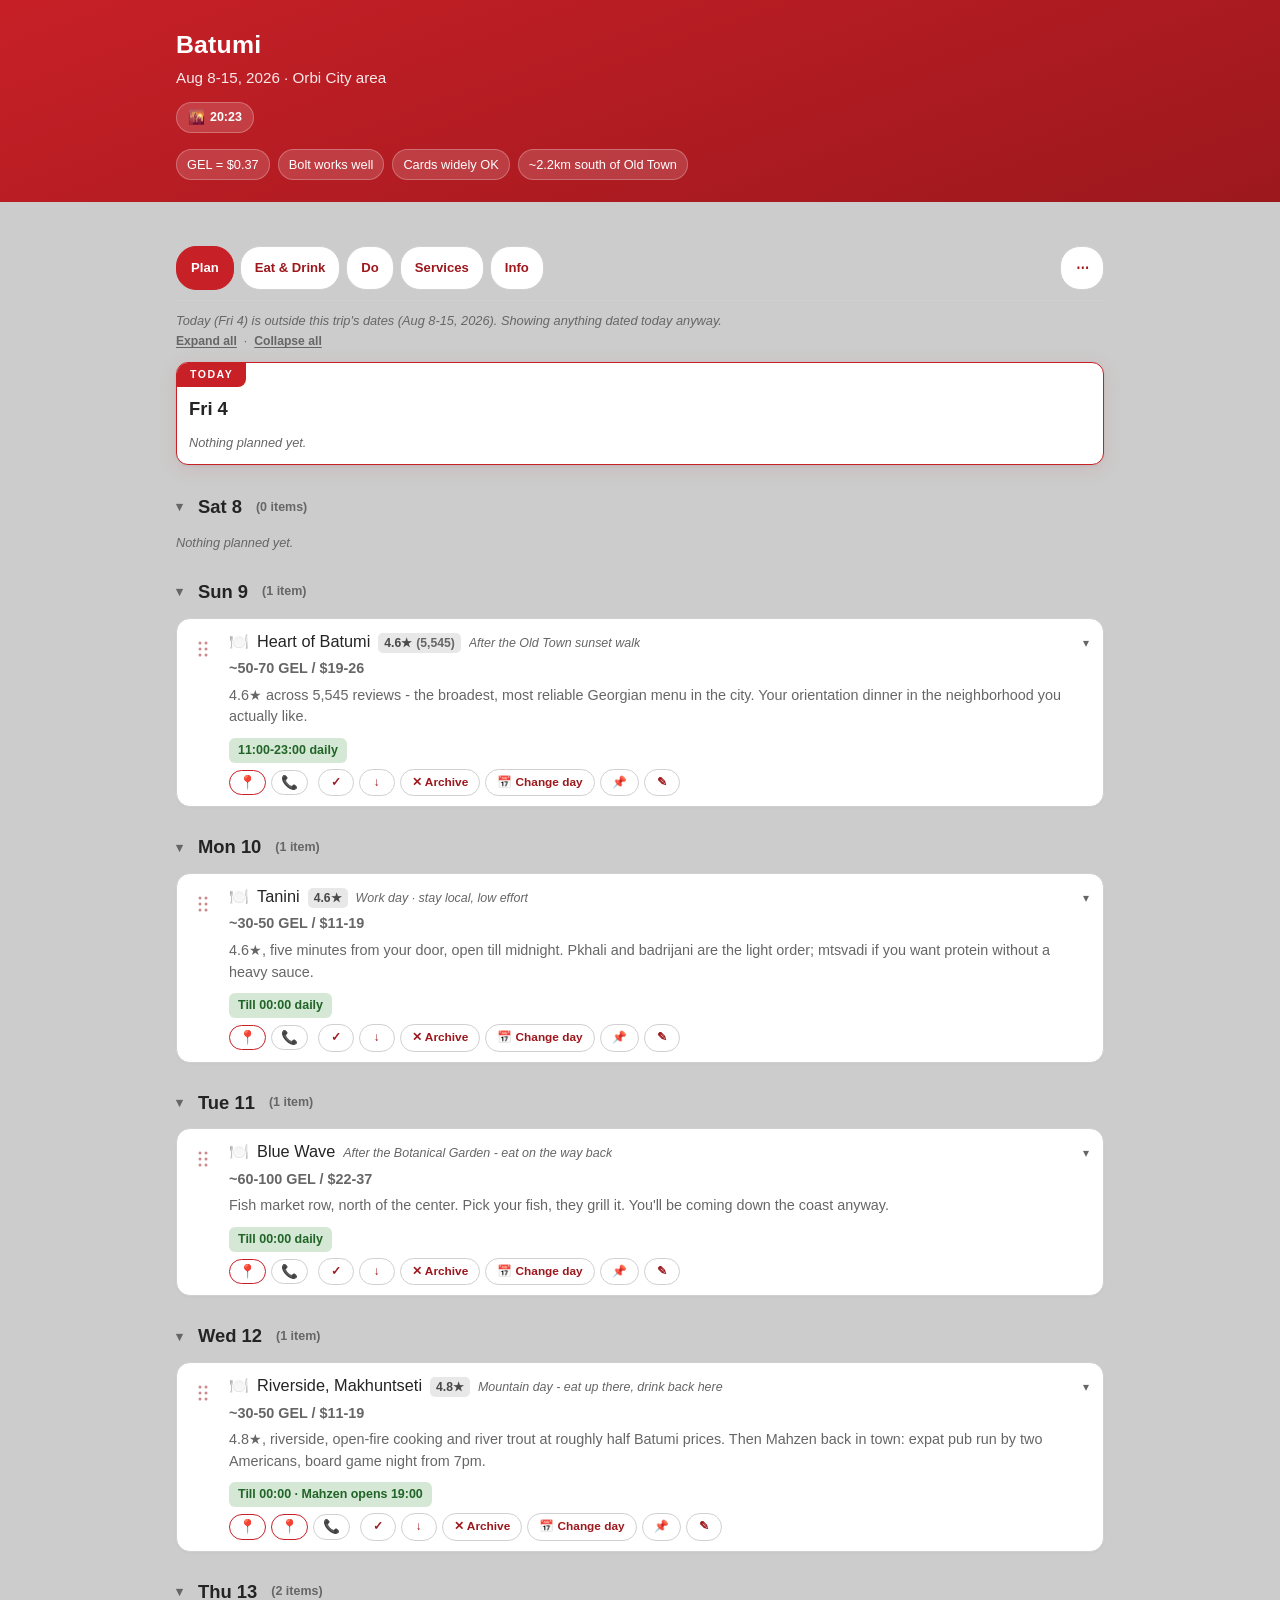
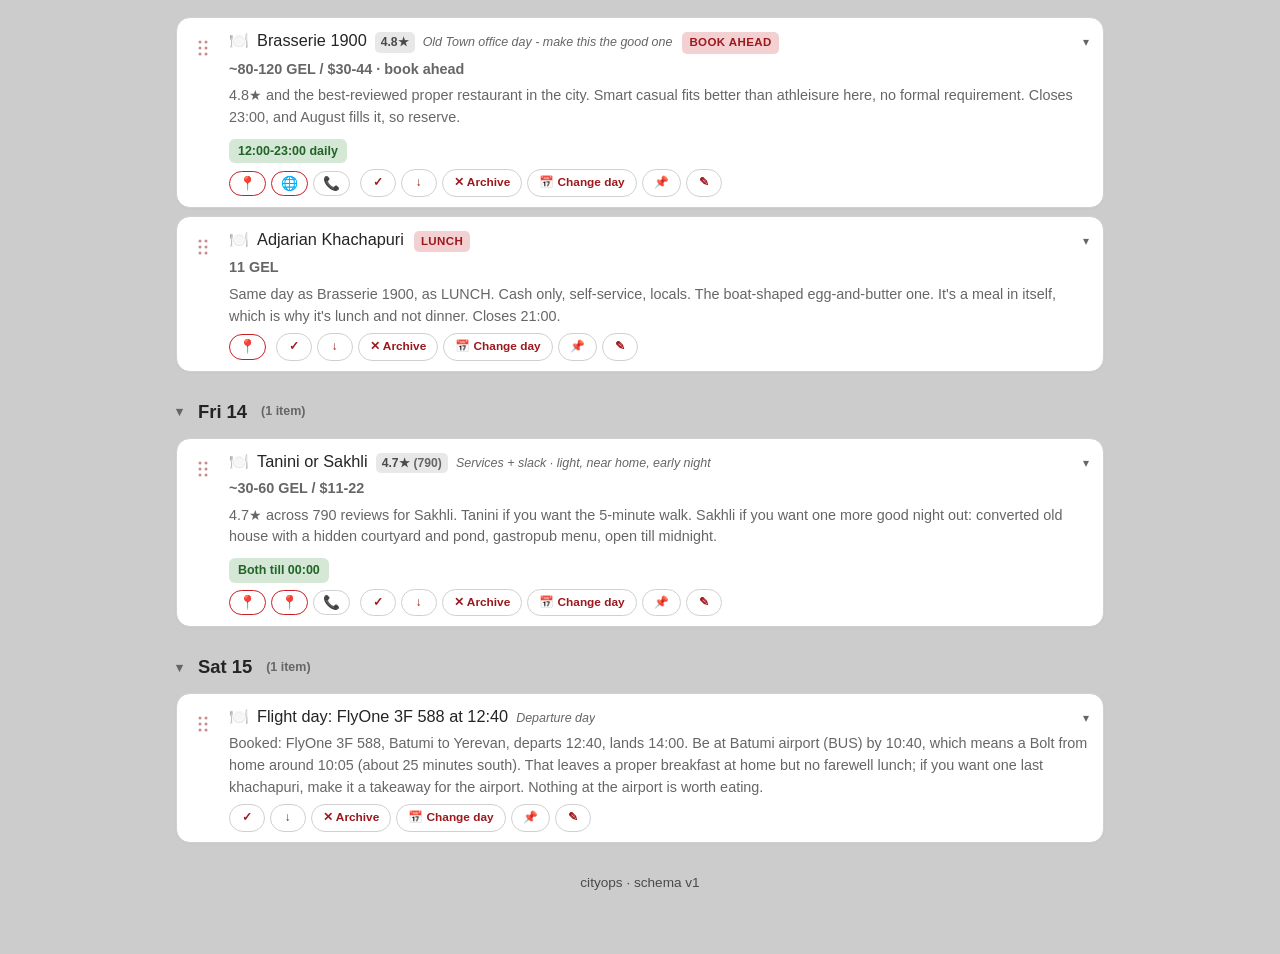
<file: batumi.html>
<!DOCTYPE html>
<html lang="en">
<head>
<meta charset="UTF-8">
<meta name="viewport" content="width=device-width, initial-scale=1.0">
<title>CityOps Guide</title>
<style>
  :root{
    --bg:#cccccc; --bg-card:#ffffff; --bg-soft:#bdbdbd; --bg-softer:#e8e8e8;
    --border:#a8a8a8; --border-light:#d0d0d0;
    --text:#242424; --text-2:#4a4a4a; --text-3:#666666;
    --accent:#c72027; --accent-hover:#9c181d; --accent-soft:#f3d1d3;
    --green:#2d7d34; --green-soft:#d4e8d5;
    --blue:#2c5d8a; --blue-soft:#d3e0ee;
    --amber:#8a6d00; --amber-soft:#ede1be;
    --amber-ink:#6b5400; --green-ink:#226428;
    /* The two numbers BOTH surfaces share (owner ask 2026-08-26: "get header
       consistent between cityops page and logistics page, cityops is narrow,
       plan-ahead is full width"). The trip surface repeats these values under
       the same names in its own stylesheet, which it keeps by design; they
       have to be edited together or the two headers drift again.
       960px is the settled measure: cityops was 760 and the trip page 1200,
       so switching surfaces moved every column on the page. */
    --content-max:960px; --gutter:16px;
    /* The side padding a full-bleed band needs so its CONTENT lines up
       EXACTLY with the column beneath it, at every width.
       .wrap is border-box, so its content edge sits at
       (50vw - content-max/2) + gutter once the max-width bites, and at just
       `gutter` before it does. max() of the two is the whole formula, and it
       is why the h1 and the first card share an x rather than missing each
       other by a gutter. */
    --bleed-pad:max(var(--gutter), calc(50vw - var(--content-max) / 2 + var(--gutter)));
  }
  *{box-sizing:border-box; margin:0; padding:0}
  body{font-family:-apple-system,BlinkMacSystemFont,"Segoe UI",Roboto,Helvetica,Arial,sans-serif;
    background:var(--bg); color:var(--text); line-height:1.5; -webkit-text-size-adjust:100%;
    /* The full-bleed header below is sized in vw, which on a desktop browser
       counts the scrollbar the page itself creates. Without this, a page long
       enough to scroll vertically gains a few px of horizontal scroll too.
       Nothing in this single-column layout scrolls sideways on purpose. */
    overflow-x:hidden;}
  .wrap{max-width:var(--content-max); margin:0 auto; padding:0 var(--gutter) 60px;}
  header{background:linear-gradient(160deg,var(--accent) 0%,var(--accent-hover) 100%); color:#fff;
    padding:26px 20px 22px;}
  /* Edge to edge of the VIEWPORT, not of .wrap. The negative margins pull the
     band out past the content column's max-width, and the padding puts its
     contents back on that column, so the h1 starts exactly where the first
     card starts at every width. The trip surface's .hero does the same with
     the same numbers. */
  .wrap>header{margin:0 calc(50% - 50vw) 20px; border-radius:0;
    padding-left:var(--bleed-pad); padding-right:var(--bleed-pad);}
  header h1{font-size:1.55rem; letter-spacing:.2px;}
  header .sub{opacity:.9; font-size:.95rem; margin-top:4px;}

/* ==========================================================================
   THE SHARED HEADER
   One source, assembled into both stylesheets by tools/assemble.js at the
   /*CITYOPS_HEADER_CSS* / marker. Written against tokens BOTH surfaces already
   declare under the same names (--accent, --accent-hover, --gutter,
   --content-max, --bleed-pad), so it needs nothing that is not already there.

   The band is full bleed: the negative side margins pull it past the content
   column's max-width, and --bleed-pad puts its CONTENTS back on that column,
   so the h1 and the first card below it share an x at every width.

   It sits FLUSH to the top of the viewport (owner ask 2026-08-27: "cleanup the
   margin at the top, there's something separating the red header from the top
   of the browser window"). That is why margin-top is 0 here and why both
   shells put this element first inside .wrap: an empty notice line above it
   used to collapse its 8px top margin out through .wrap and body and push the
   whole page, band included, 8px down.
   ========================================================================== */
.apphdr{
  background:linear-gradient(160deg,var(--accent) 0%,var(--accent-hover) 100%);
  color:#fff; border-radius:0;
  margin:0 calc(50% - 50vw) 20px;
  padding:0 var(--bleed-pad) 22px;
}

/* --- the peer row: which surface you are on, and the app-level doors --- */
.apphdr-bar{
  display:flex; align-items:center; justify-content:space-between;
  gap:12px; flex-wrap:wrap;
  padding:10px 0 12px;
  border-bottom:1px solid rgba(255,255,255,.18);
  margin-bottom:16px;
}

/* Cities and Trip are PEERS, not a chip and a title. They were a one-off chip
   on each side ("Trip" on the guide, "City guides" on the trip page), which
   read as a link off to somewhere else rather than as the two halves of one
   app. A segmented pair says what it is: you are in one of these two places. */
.surfsw{display:inline-flex; background:rgba(0,0,0,.18); border-radius:20px; padding:2px;}
.surfsw .surf{
  font:inherit; font-size:.78rem; font-weight:600; letter-spacing:.02em;
  color:rgba(255,255,255,.78); text-decoration:none;
  padding:6px 14px; border-radius:18px; white-space:nowrap;
  display:inline-flex; align-items:center; cursor:pointer;
}
.surfsw .surf:hover{color:#fff;}
/* The current surface. aria-current is the fact; the styling follows it, so
   there is no separate "active" class to forget to move. */
.surfsw .surf[aria-current="page"]{
  background:rgba(255,255,255,.92); color:var(--accent-hover); cursor:default;
}

.apphdr-acts{display:flex; align-items:center; gap:8px; flex-wrap:wrap;}

/* One chip vocabulary for every app-level door, on both surfaces. */
.hdr-chip{
  background:rgba(255,255,255,.15); border:1px solid rgba(255,255,255,.3);
  color:#fff; font:inherit; font-size:.78rem; padding:5px 11px; border-radius:20px;
  cursor:pointer; text-decoration:none; white-space:nowrap;
  display:inline-flex; align-items:center; gap:5px;
}
.hdr-chip:hover{background:rgba(255,255,255,.28); border-color:rgba(255,255,255,.55);}
.hdr-chip:disabled{opacity:.55; cursor:default;}
/* Sync state colours the chip rather than adding a line: green when the
   account has this device's work, amber when sync has stopped, plain
   translucent white when the traveler is signed out on purpose. */
.hdr-chip.ok{background:rgba(212,232,213,.22); border-color:rgba(212,232,213,.6);}
.hdr-chip.warn{background:rgba(237,225,190,.26); border-color:rgba(237,225,190,.7);}

/* --- the per-surface middle --- */
.apphdr-mid h1{font-size:1.55rem; letter-spacing:.2px; line-height:1.15;}
.apphdr-mid .sub{opacity:.9; font-size:.95rem; margin-top:4px;}

/* "Last touched" is a FACT, not a door, and it was wearing a pill that cost
   more width than the words (owner ask 2026-08-27: "that takes a lot of room.
   let's make that smaller, just text, no pill"). Plain muted text now: no
   border, no background, no padding. */
.hdr-meta{
  font-size:.72rem; color:rgba(255,255,255,.72); letter-spacing:.02em;
  white-space:nowrap; align-self:center;
}

@media (max-width: 430px){
  .apphdr{margin:0 calc(50% - 50vw) 16px; padding:0 var(--bleed-pad) 16px;}
  .apphdr-bar{padding:8px 0 10px; margin-bottom:12px; gap:8px;}
  .surfsw .surf{font-size:.74rem; padding:7px 13px;}
  .hdr-chip{font-size:.74rem; padding:5px 10px;}
  .apphdr-mid h1{font-size:1.35rem;}
  .hdr-meta{font-size:.68rem;}
}

/* A door gets a thumb on a touch screen. The width test is here as well as the
   pointer test on purpose: desktop Chrome at 390px reports a fine pointer, and
   Rob's phone is 390px, so width is the reliable signal of the two. */
@media (hover: none), (pointer: coarse){
  .surfsw .surf, .hdr-chip{min-height:44px;}
}
@media (max-width: 430px){
  .surfsw .surf, .hdr-chip{min-height:44px;}
}

  .facts{display:flex; flex-wrap:wrap; gap:8px; margin-top:14px;}
  .chip{background:rgba(255,255,255,.15); border:1px solid rgba(255,255,255,.25);
    padding:5px 10px; border-radius:20px; font-size:.8rem;}

  /* --- Header highlights row (sunset + pinned items) ---
     ONE row, always. flex-wrap:nowrap plus overflow-x:auto is the whole
     contract: a fifth chip would scroll sideways rather than start a second
     line, because a highlights block that grows downward is just .facts
     again. The scrollbar is hidden on every engine that lets us (this sits on
     a coloured gradient where a track reads as damage) and the chips stay
     tappable either way. */
  .hl{display:flex; flex-wrap:nowrap; gap:6px; margin-top:12px; overflow-x:auto;
    -webkit-overflow-scrolling:touch; scrollbar-width:none; padding-bottom:2px;}
  .hl::-webkit-scrollbar{display:none;}
  .hl-chip{flex:0 0 auto; display:inline-flex; align-items:center; gap:5px;
    background:rgba(255,255,255,.15); border:1px solid rgba(255,255,255,.25);
    color:#fff; font:inherit; font-size:.78rem; font-weight:600;
    padding:5px 11px; border-radius:20px; white-space:nowrap;}
  .hl-ic{font-size:.85rem; line-height:1;}
  .hl-auto{font-variant-numeric:tabular-nums;}
  button.hl-chip{cursor:pointer; text-align:left;}
  button.hl-chip:hover{background:rgba(255,255,255,.3); border-color:rgba(255,255,255,.6);}
  button.hl-chip:focus-visible{outline:2px solid #fff; outline-offset:2px;}
  h2{font-size:1.15rem; margin:26px 0 12px; color:var(--text);
    display:flex; align-items:center; gap:8px;}
  h2 .ic{font-size:1.1rem}
  .card{background:var(--bg-card); border:1px solid var(--border-light); border-radius:14px;
    padding:10px 14px; margin-bottom:8px; box-shadow:0 1px 2px rgba(0,0,0,.03);}
  .card h3{font-size:1.02rem; display:flex; justify-content:space-between; align-items:baseline; gap:10px; flex-wrap:wrap;}
  .card h3 .price{font-size:.82rem; color:var(--text-3); font-weight:600; white-space:nowrap;}
  .card p{font-size:.9rem; color:var(--text-3); margin-top:5px;}
  .row{display:flex; align-items:center; gap:10px; flex-wrap:wrap; margin-top:10px;}
  .hours{display:inline-block; font-size:.78rem; font-weight:600;
    padding:3px 9px; border-radius:6px;}
  .late{background:var(--green-soft); color:var(--green-ink);}
  .day{background:var(--amber-soft); color:var(--amber-ink);}
  .eve{background:var(--blue-soft); color:var(--blue);}
  .maplink{display:inline-flex; align-items:center; gap:5px; font-size:.78rem; font-weight:700;
    color:#fff; background:var(--accent); padding:5px 11px; border-radius:20px; text-decoration:none;}
  .maplink:active{background:var(--accent-hover);}
  .weblink{display:inline-flex; align-items:center; gap:5px; font-size:.78rem; font-weight:700;
    color:var(--accent-hover); background:#fff; border:1.5px solid var(--accent);
    padding:4px 11px; border-radius:20px; text-decoration:none;}
  .weblink:active{background:var(--accent-soft);}
  .phonelink{display:inline-flex; align-items:center; gap:5px; font-size:.78rem; font-weight:700;
    color:var(--text-3); background:#fff; border:1.5px solid var(--border-light);
    padding:4px 11px; border-radius:20px; text-decoration:none;}
  .phonelink:active{background:var(--bg-softer);}
  /* A guide link whose address used a scheme the app refuses to make live
     (see safeHref): the label still shows, so the traveler can see what the
     guide claimed, but it must not look tappable. Declared after the three
     link classes so the muted treatment wins over whichever one it carries. */
  .deadlink{color:var(--text-3); background:var(--bg-softer); border:1.5px dashed var(--border-light);
    text-decoration:line-through; cursor:default; opacity:.75;}
  .deadlink:active{background:var(--bg-softer);}
  .nosite{font-size:.74rem; color:var(--text-3); font-style:italic;}
  .callout{background:var(--amber-soft); border:1px solid var(--amber); border-left:4px solid var(--amber);
    border-radius:10px; padding:14px 16px; margin:4px 0 20px; font-size:.9rem;}
  .callout b{color:var(--amber-ink);}
  .lead{font-size:.92rem; color:var(--text-3); margin-bottom:6px;}
  .tag{display:inline-block; font-size:.72rem; font-weight:700; text-transform:uppercase;
    letter-spacing:.4px; color:var(--accent-hover); background:var(--accent-soft); padding:2px 7px; border-radius:5px; margin-right:6px;}
  /* Owner feedback 2026-08-26: "fix font in footer, currently hard to read,
     can't distinguish between normal text and links, don't use all caps."
     .78rem of #666 on a #ccc page is roughly 3:1 against the ground, which is
     under the readable-text bar; the links inside it inherited the same size
     and only differed by hue. So: bigger, darker text, and links that carry
     BOTH the accent colour and an underline, because colour alone is not a
     distinction a lot of readers can make. */
  .foot{font-size:.85rem; color:var(--text-2); margin-top:28px; text-align:center; line-height:1.7;}
  .foot a{color:var(--accent-hover); font-weight:600; text-decoration:underline;
    text-underline-offset:2px;}
  .foot a:hover{color:var(--accent);}
  a{color:var(--accent);}

  /* Expand all / Collapse all, once per tab. A footnote in the reading order:
     muted, small, and set on the baseline the first section heading sits on,
     so it is there when a long guide needs folding away and does not read as
     a third row of controls when it does not. Text links rather than pills,
     which is the exception the house wordless-icon rule makes for a control
     whose whole meaning is a verb pair. */
  .xall-row{display:flex; align-items:center; gap:7px; margin:0 0 10px; flex-wrap:wrap;}
  .xall{font:inherit; font-size:.76rem; font-weight:600; color:var(--text-3);
    background:none; border:none; padding:2px 0; cursor:pointer; text-decoration:underline;
    text-underline-offset:2px;}
  .xall:hover{color:var(--accent-hover);}
  .xall-sep{font-size:.76rem; color:var(--text-3);}


  /* --- Plan tab: drag an item to reorder it, or onto another day --- */
  /* Replaces v5's day-slot reorder styling (the .days grid it dressed no
     longer renders anywhere). The six-dot grip is carried over; it is now
     40x44 so it clears the 36px coarse-pointer minimum with room to spare,
     and it sits in its own gutter on the left of the card, well away from the
     status icons on the right of the expanded panel. */
  .card.dragrow{position:relative; padding-left:52px; touch-action:pan-y;}
  .plangrip{position:absolute; left:6px; top:8px; width:40px; height:44px;
    display:flex; align-items:center; justify-content:center; cursor:grab;
    touch-action:none; border-radius:10px; color:var(--accent-hover); opacity:.5;
    -webkit-user-select:none; user-select:none;}
  .plangrip:hover{opacity:1; background:rgba(199,32,39,.08);}
  .plangrip:active{cursor:grabbing; opacity:1; background:rgba(199,32,39,.12);}
  .plangrip:focus-visible{outline:2px solid var(--accent); outline-offset:2px; opacity:1;}
  .plangrip svg{width:16px; height:16px; pointer-events:none;}
  .card.dragging{opacity:.96; border-color:var(--accent);
    box-shadow:0 12px 26px rgba(157,24,29,.28); z-index:50;}
  /* A card in the air must not also be selecting text, or opening itself when
     the finger lifts. */
  body.plan-dragging{user-select:none; -webkit-user-select:none;}
  body.plan-dragging .card-hd{pointer-events:none;}
  /* The day the card would land on, including a collapsed day whose header is
     the only thing it has to offer. */
  /* Today banner: the wheres current-banner vocabulary (accent frame,
     corner badge, soft accent shadow) so the pinned group reads as "you are
     here", not as a mis-sorted day. */
  .planday-today{position:relative; background:var(--bg-card);
    border:1px solid var(--accent); border-radius:12px;
    padding:30px 12px 12px; margin:0 0 28px;
    box-shadow:0 4px 20px rgba(199,32,39,.10), 0 1px 3px rgba(0,0,0,.05);}
  .planday-today::before{content:'TODAY'; position:absolute; top:0; left:0;
    background:var(--accent); color:#fff; padding:4px 13px;
    border-radius:11px 0 8px 0; font-size:.66rem; font-weight:800;
    letter-spacing:.14em;}
  .planday-today > h2{margin:2px 0 10px;}
  .planday-today .card{box-shadow:none;}
  .planday.drop-into{background:var(--accent-soft); border-radius:12px;
    box-shadow:0 0 0 2px var(--accent);}
  .planday.drop-into > h2{color:var(--accent-hover);}
  /* A past day everything on which is done folds itself away and then gets
     OUT OF THE WAY: same as the app fades a done card, so the eye lands on
     what is still coming rather than on a row of finished dates. Still fully
     legible and still one tap from opening, which is why this is opacity and
     weight rather than a smaller type size. */
  .planday-settled > .sec-toggle{opacity:.62; font-weight:600;}
  .planday-settled > .sec-toggle:hover,
  .planday-settled > .sec-toggle:focus-visible{opacity:1;}
  .planday-settled .sec-count{color:var(--green-ink); font-weight:700;}
  /* "Nothing planned yet" must not sit under the card being dropped on it. */
  .planlist.has-drop > .empty-note{display:none;}
  /* A section tab's card list. Purely a drag container: it carries the
     section id the reorder writes to and nothing visual of its own, so a
     section tab looks exactly as it did before the grips arrived. */
  .seclist{display:block;}

  /* --- v3 additions --- */
  .daycard{background:var(--bg-card); border:1px solid var(--border-light); border-radius:14px;
    padding:0; margin-bottom:12px; overflow:hidden; box-shadow:0 1px 2px rgba(0,0,0,.03);}
  .daycard .hd{display:flex; align-items:baseline; gap:10px; flex-wrap:wrap;
    background:var(--bg-softer); padding:9px 16px; border-bottom:1px solid var(--border-light);}
  .daycard .hd .d{font-weight:800; font-size:.8rem; letter-spacing:.6px;
    text-transform:uppercase; color:var(--text);}
  .daycard .hd .t{font-size:.82rem; color:var(--text-3);}
  .daycard .bd{padding:12px 16px 14px;}
  .daycard .bd h3{font-size:1.02rem; display:flex; justify-content:space-between;
    align-items:baseline; gap:10px; flex-wrap:wrap;}
  .daycard .bd h3 .price{font-size:.82rem; color:var(--text-3); font-weight:600; white-space:nowrap;}
  .daycard .bd p{font-size:.9rem; color:var(--text-3); margin-top:5px;}
  .backup{background:var(--amber-soft); border:1px dashed var(--amber); border-radius:12px;
    padding:12px 16px; margin:2px 0 22px;}
  .backup .bt{font-size:.72rem; font-weight:800; letter-spacing:.6px; text-transform:uppercase;
    color:var(--amber-ink); margin-bottom:7px;}
  .backup ul{margin:0; padding-left:18px;}
  .backup li{font-size:.86rem; color:var(--text-3); margin-bottom:5px;}
  .backup li b{color:var(--text);}
  .warn{background:var(--accent-soft); border-left:4px solid var(--accent); border-radius:10px;
    padding:12px 16px; margin:4px 0 20px; font-size:.88rem; color:var(--text);}
  .warn b{color:var(--accent-hover);}
  .links{margin-top:9px; font-size:.82rem;}
  .links a{font-weight:600; text-decoration:none;}
  .links span{color:var(--border-light); margin:0 5px;}

  /* --- cityops additions --- */
  /* neutral badge when no class given */
  .hours:not(.late):not(.day):not(.eve){background:var(--bg-softer); color:var(--text-3);}
  .ctl-row{display:flex; align-items:center; gap:5px; margin-top:6px; flex-wrap:wrap;}
  .ctl{font:inherit; font-size:.74rem; font-weight:700; color:var(--accent-hover);
    background:#fff; border:1.5px solid var(--border-light); border-radius:20px;
    padding:4px 11px; cursor:pointer;}
  .ctl:hover{border-color:var(--accent);}
  .ctl.to-done:hover{border-color:var(--green); color:var(--green);}
  .ctl.to-archived:hover{border-color:var(--accent); color:var(--accent);}
  /* The day the item is already on: shown so the picker states where things
     stand, but not a tap target, since moving an item to its own day is an
     action that cannot succeed. */
  .ctl.is-current{background:var(--accent-soft); border-color:var(--accent);
    color:var(--accent-hover); cursor:default;}
  .ctl:disabled{cursor:default;}
  .ctl:disabled:hover{border-color:var(--accent);}
  .item-done{opacity:.55;}
  .donemark{color:var(--green); font-weight:800; margin-right:6px;}
  .arch-details{margin:2px 0 22px;}
  .arch-details summary{font-size:.72rem; font-weight:800; letter-spacing:.6px;
    text-transform:uppercase; color:var(--text-3); cursor:pointer; padding:6px 0;}
  .arch-details .card, .arch-details .daycard{opacity:.7;}
  .toolbar{display:flex; gap:8px; flex-wrap:wrap; margin:0 0 16px; align-items:center;}
  .toolbar button{font:inherit; font-weight:700; color:var(--accent-hover); background:#fff;
    border:1.5px solid var(--border-light); border-radius:20px; padding:5px 13px;
    cursor:pointer; font-size:.8rem;}
  .toolbar button:hover{border-color:var(--accent);}
  .toolbar .flag{font-size:.74rem; color:var(--amber); font-weight:700;}
  .errcard{background:var(--accent-soft); border-left:4px solid var(--accent); border-radius:10px;
    padding:14px 16px; margin:20px 0; font-size:.9rem;}
  .errcard b{color:var(--accent-hover);}
  #notice{font-size:.78rem; color:var(--text-3); margin:8px 0;}
  /* An EMPTY notice line is the normal case, and an empty block with a margin
     and no height self-collapses: its 8px top margin escaped through .wrap
     (padding-top:0) and body and pushed the whole page, red band included, 8px
     off the top of the window. Owner ask 2026-08-27: "cleanup the margin at
     the top... was only intended to be left/right." Taking it out of flow when
     it has nothing to say is the fix, and it also stops an empty line eating
     16px of vertical rhythm above the first card. */
  #notice:empty{display:none;}
  .when-line{font-size:.8rem; color:var(--text-3); font-style:italic; margin-top:2px;}
  .modal-wrap{position:fixed; inset:0; background:rgba(36,36,36,.5); display:flex;
    align-items:center; justify-content:center; padding:16px; z-index:100;}
  .modal{background:#fff; border-radius:14px; padding:18px; max-width:640px;
    width:100%; max-height:85vh; overflow:auto;}
  .modal textarea{width:100%; min-height:200px; font-family:ui-monospace,Menlo,monospace;
    font-size:.78rem; border:1px solid var(--border-light); border-radius:8px; padding:10px;}
  .modal .mrow{display:flex; gap:8px; margin-top:10px; flex-wrap:wrap;}
  .modal .diff{font-size:.8rem; color:var(--text-3); margin-top:8px; white-space:pre-line;}
  body.share .ctl-row, body.share .plangrip{display:none;}
  .sec-toggle{font:inherit; color:inherit; background:none; border:none; padding:0;
    display:flex; align-items:center; gap:8px; cursor:pointer; text-align:left;}
  .sec-toggle .chev{font-size:.8rem; color:var(--text-3); width:14px; flex:0 0 auto;}
  .sec-count{font-size:.78rem; color:var(--text-3); font-weight:600; margin-left:6px;}
  h2.collapsed{opacity:.85; margin-bottom:8px;}
  body.share .sec-toggle{pointer-events:none;}
  body.share .sec-toggle .chev{display:none;}
  /* Add a place, on the header of the section it belongs to. margin-left:auto
     parks it at the far right of the h2 flex row, away from the toggle that
     occupies the whole left side, so a thumb reaching for collapse never
     opens a form instead. */
  .sec-add{margin-left:auto; flex:0 0 auto; font:inherit; font-size:1.05rem; font-weight:700;
    line-height:1; color:var(--accent-hover); background:#fff;
    border:1.5px solid var(--border-light); border-radius:50%;
    width:30px; height:30px; padding:0; cursor:pointer;}
  .sec-add:hover{border-color:var(--accent); background:var(--accent-soft);}
  body.share .sec-add{display:none;}
  .daycard .bd + .bd{border-top:1px dashed var(--border-light);}
  .title-edit{width:100%; font:inherit; font-size:1rem; font-weight:600; padding:8px 10px;
    border:1.5px solid var(--accent); border-radius:8px; margin-top:4px;}
  .empty-day .hd{border-bottom:none;}
  .empty-day .free-day{padding:6px 16px 10px; font-size:.8rem; color:var(--text-3); font-style:italic;}
  .date-field{font:inherit; font-size:.85rem; padding:6px 10px; border:1px solid var(--border-light);
    border-radius:8px; background:#fff; color:var(--text);}
  .link-field{flex:1 1 220px; min-width:0;}
  .intel{margin-top:8px;}
  .intel summary{font-size:.72rem; font-weight:800; letter-spacing:.6px; text-transform:uppercase;
    color:var(--text-3); cursor:pointer; padding:4px 0;}
  .verdict{font-size:.86rem; margin-top:4px;}
  .tier{display:inline-block; font-size:.68rem; font-weight:800; text-transform:uppercase;
    letter-spacing:.4px; padding:1px 6px; border-radius:5px; margin-right:6px; vertical-align:middle;}
  .tier-must{background:var(--green-soft); color:var(--green);}
  .tier-good{background:var(--bg-softer); color:var(--text-3);}
  .tier-skip{background:var(--amber-soft); color:var(--amber);}
  .tips{margin:6px 0 0 18px; font-size:.84rem; color:var(--text-3);}
  .tips li{margin-bottom:3px;}
  .intel-src{font-size:.72rem; color:var(--text-3); font-style:italic; margin-top:4px;}

  /* --- Phase 3: compact cards, tap to expand --- */
  /* The header button IS the whole collapsed row: name (+ done check) and the
     tags, nothing else. Styled to read exactly like the old h3 it replaces. */
  .card-hd{width:100%; font:inherit; font-size:1.02rem; color:inherit; background:none; border:none;
    margin:0; padding:0; text-align:left; cursor:pointer;
    display:flex; align-items:baseline; justify-content:flex-start; gap:8px; flex-wrap:wrap;}
  .card-hd-tags{display:flex; gap:6px; flex-wrap:wrap; margin-left:2px;}
  .card-hd-chev{font-size:.78rem; color:var(--text-3); margin-left:auto; flex:0 0 auto; padding-left:8px;}
  .card-detail{margin-top:5px;}
  /* Always in the DOM (see appendCard's comment); hidden, not just visual,
     when the card is collapsed: display:none also drops it from the tab
     order and the accessibility tree. */
  .collapsed > .card-detail{display:none;}
  .price-line{font-size:.82rem; color:var(--text-3); font-weight:600; margin-top:2px;}
  /* Icon-only status buttons (feature 5): a touch-friendly minimum width so a
     single glyph is not a sliver to tap. Archive keeps its text label (see
     the engine's TRANSITIONS table) so its button is simply wider. */
  .icon-btn{min-width:36px; text-align:center;}
  /* An icon button that also carries its text (the Plan tab's day-move
     control) is a normal-width pill, not a 36px square. */
  .icon-btn.has-label{min-width:0;}

  /* --- Pin to the header highlights row ---
     Pinned reads filled and accented; unpinned reads like every other control
     in the row. Disabled means the row is full: it stays visible and keeps
     its tooltip, because a control that disappears at the cap teaches the
     traveler nothing about why. */
  .pin-btn.pinned{border-color:var(--accent); background:var(--accent-soft);}
  .ctl.pin-btn:disabled{opacity:.45; cursor:not-allowed;}
  .ctl.pin-btn:disabled:hover{border-color:var(--border-light);}
  .ask-btn:hover{border-color:var(--accent); background:var(--accent-soft);}
  /* On the Info tab an item is a paragraph in a shared block, not a card with
     a control row, so its pin floats at the start of the line the headline
     sits on. */
  .info-card .info-item > .pin-btn{float:right; margin:0 0 4px 8px; min-width:32px;}
  body.share .info-card .info-item > .pin-btn{display:none;}
  .info-card .info-item.just-moved{animation:justmoved 1.8s ease-out 1; border-radius:8px;}
  .task-row.just-moved{animation:justmoved 1.8s ease-out 1;}

  /* Add-a-place form fields: label over control, one per row, so a 390px
     phone never puts a label and its input on the same line. */
  .field{margin-top:12px;}
  .field-label{display:block; font-size:.72rem; font-weight:800; letter-spacing:.6px;
    text-transform:uppercase; color:var(--text-3); margin-bottom:5px;}
  .field .date-field, .field select{width:100%;}
  /* Overrides the 200px monospace JSON-paste box .modal textarea sets: this
     one holds one sentence about who recommended the place, and at 200px it
     pushed Add below the fold on a 390px phone. */
  .modal textarea.note-field{width:100%; font:inherit; font-size:.9rem; padding:8px 10px;
    min-height:0; height:70px;
    border:1px solid var(--border-light); border-radius:8px; background:#fff; color:var(--text);}
  .field-hint{font-size:.75rem; color:var(--text-3); margin-top:4px;}

  /* A day move relocates the card under a different day heading, often far
     off screen. The engine scrolls it back into view and adds this class for
     1.8s so the eye lands on the card that just moved rather than on whatever
     happens to be at that scroll position. */
  .card.just-moved, .daycard.just-moved{animation:justmoved 1.8s ease-out 1;}
  @keyframes justmoved{
    0%{box-shadow:0 0 0 3px var(--accent);}
    65%{box-shadow:0 0 0 3px var(--accent);}
    100%{box-shadow:0 1px 2px rgba(0,0,0,.03);}
  }
  /* Reduced motion still needs the answer to "where did it go", so the ring
     stays; only the fade is dropped. */
  @media (prefers-reduced-motion: reduce){
    .card.just-moved, .daycard.just-moved{animation:none; box-shadow:0 0 0 3px var(--accent);}
  }

  /* --- Phase 3: section header counts + sticky section nav --- */
  /* top is the rendered #tabbar height (Phase 4), kept in sync by
     updateTabbarHeightVar() in the engine so the two sticky bars stack
     instead of overlapping; 0px is the safe fallback before that JS runs (or
     on a shell that predates the tab bar). z-index stays below #tabbar's 26
     so #tabbar is always the one on top if a scroll ever puts them in the
     same few pixels. */
  #secnav{position:sticky; top:var(--tabbar-h, 0px); z-index:20; display:flex; gap:8px; overflow-x:auto;
    -webkit-overflow-scrolling:touch; background:var(--bg); padding:8px 0 10px; margin:0 0 6px;}
  #secnav[hidden]{display:none;}
  .secnav-chip{flex:0 0 auto; font:inherit; font-size:.78rem; font-weight:700; color:var(--accent-hover);
    background:#fff; border:1.5px solid var(--border-light); border-radius:20px;
    padding:5px 13px; cursor:pointer; white-space:nowrap;}
  .secnav-chip:hover{border-color:var(--accent);}

  /* --- Phase 3: Today / Guide / Calendar segmented control --- */
  .viewseg{display:flex; border:1.5px solid var(--border-light); border-radius:20px; overflow:hidden;}
  .viewtab{font:inherit; font-size:.8rem; font-weight:700; color:var(--accent-hover); background:#fff;
    border:none; padding:5px 13px; cursor:pointer;}
  .viewtab + .viewtab{border-left:1.5px solid var(--border-light);}
  .viewtab.active{background:var(--accent); color:#fff;}

  /* --- Phase 3: Today view --- */
  .up-next{font-size:.85rem; color:var(--text-3); font-style:italic; margin:4px 0 20px;}

  /* narrow phones: trim horizontal chrome so cards get the width */
  @media (max-width: 430px){
    /* Side padding is --gutter at every width now: this tier used to drop it
       to 10px, which left the two surfaces 6px apart on the one screen Rob
       actually reads them on (the trip side's phone gutter is the same 16px).
       Only the VERTICAL rhythm tightens here, which is what the density pass
       this tier came from was actually about. */
    .wrap{padding:0 var(--gutter) 48px;}
    .wrap>header{margin:0 calc(50% - 50vw) 16px; border-radius:0;
      padding:20px var(--bleed-pad) 16px;}
    header h1{font-size:1.35rem;}
    .facts{gap:6px; margin-top:10px;}
    .chip{padding:4px 9px; font-size:.75rem;}
    .hl{gap:5px; margin-top:10px;}
    .hl-chip{padding:4px 9px; font-size:.74rem;}
    .card{padding:8px 10px; margin-bottom:6px; border-radius:12px;}
    .daycard{border-radius:12px;}
    .daycard .hd{padding:8px 12px;}
    .card.dragrow{padding-left:50px;}
    .daycard .bd{padding:10px 12px 12px;}
    .backup{padding:10px 12px;}
    .callout, .warn, .errcard{padding:12px 12px;}
    .toolbar{gap:6px;}
    .toolbar button{padding:5px 10px; font-size:.75rem;}
    h2{margin:16px 0 8px;}
    .card-hd{font-size:.96rem; gap:6px;}
    .ctl-row{gap:4px;}
    .ctl{padding:4px 9px;}
    .planday-today{padding:26px 8px 10px; margin:0 0 18px;}
    #secnav{gap:6px;}
    .secnav-chip{padding:4px 10px; font-size:.74rem;}
    .viewtab{padding:5px 10px; font-size:.75rem;}
  }
  @media print{
    .toolbar, .ctl-row, .plangrip, #notice, #secnav, #tabbar{display:none !important;}
    /* The pin chips are shortcuts to cards the printed page already carries
       in full, so they print as noise; the sunset is a fact nothing else on
       the page states, so it stays. Same reasoning for the section + and the
       Info tab's floating pin: controls do not belong on paper. */
    .hl-pin, .sec-add, .info-card .info-item > .pin-btn{display:none !important;}
    body{background:#fff;}
    .daycard, .card{box-shadow:none; break-inside:avoid;}
    header{background:var(--accent-hover) !important; -webkit-print-color-adjust:exact;}
    /* Print is a "here is everything" artifact: force every card open so a
       printed guide is not full of collapsed headers with nothing under them. */
    .card-detail{display:block !important;}
  }

  /* --- Phase 4: tab bar (replaces the Today/Guide/Calendar view switch) --- */
  /* Sticky, horizontally scrollable, phone-first: at 375px five chips plus
     More do not all fit without scrolling, and that is fine (a native
     horizontal scroller reads better on a phone than wrapped rows of chips
     eating vertical space). 44px min-height keeps every chip a comfortable
     tap target. */
  #tabbar{position:sticky; top:0; z-index:26; display:flex; gap:6px; overflow-x:auto;
    -webkit-overflow-scrolling:touch; background:var(--bg); padding:8px 0 10px; margin:0 0 10px;
    border-bottom:1px solid var(--border-light);}
  #tabbar[hidden]{display:none;}
  .tabchip{flex:0 0 auto; font:inherit; font-size:.82rem; font-weight:700; color:var(--accent-hover);
    background:#fff; border:1.5px solid var(--border-light); border-radius:20px;
    padding:8px 14px; cursor:pointer; white-space:nowrap; min-height:44px;
    display:flex; align-items:center;}
  .tabchip:hover{border-color:var(--accent);}
  .tabchip.active{background:var(--accent); color:#fff; border-color:var(--accent);}
  .tab-more{font-weight:800; padding:8px 12px; min-width:44px; justify-content:center; margin-left:auto;}

  /* A small date pill on a flat item card (Eat & Drink / Do / Services /
     Info) once that item has been assigned to a day: the visible result of
     "Add to a day", and the reason a traveler can tell at a glance an item
     already lives somewhere on the Plan tab. */
  .daychip{font-size:.72rem; font-weight:700; color:var(--accent-hover); background:var(--accent-soft);
    border-radius:20px; padding:2px 9px; white-space:nowrap;}

  /* --- Phase 4: Info tab reference block --- */
  /* One card per section, every undated item's name (bold) then its note,
     stacked: no accordion, no status controls, since these are facts, not
     todos (item 6 of the spec). */
  /* Owner feedback 2026-08-25: a headline belongs to the text UNDER it. The
     space that says so has to sit ABOVE the headline, and the gap under it
     has to be smaller than the gap over it, or the eye groups each bold name
     with the block it follows instead of the note it introduces.
     What made that go wrong: `.card p` (one class + one type) outweighs
     `.info-item` (one class), so the 12px here never applied and every
     headline got `.card p`'s 5px, against 10px of `.row` margin under the
     previous item's link pills. Every selector below is qualified with
     .info-card so it actually wins, and the numbers are set as a pair:
     22px over the headline, 1px under it, 6px between a note and its own
     links so the pills stay part of the item they belong to. */
  .info-card h3{font-size:1rem; margin-bottom:2px;}
  .info-card .info-item{font-size:.9rem; color:var(--text-3); margin-top:22px;}
  .info-card .info-item:first-of-type{margin-top:10px;}
  .info-card .info-item strong{display:block; color:var(--text); margin-bottom:1px; font-size:.94rem;}
  .info-card .row{margin-top:6px;}

  /* --- Phase 4: Plan tab open tasks --- */
  .task-row{padding:10px 0; border-bottom:1px solid var(--border-light);}
  .task-row:last-child{border-bottom:none;}
  /* The checkbox (or the declined name) takes the width it needs; the decline
     or restore control is pinned to the far end of the row, well clear of the
     tick target. */
  .task-line{display:flex; align-items:center; gap:10px;}
  .task-check{display:flex; align-items:center; gap:10px; font-size:.95rem; font-weight:600;
    color:var(--text); cursor:pointer; min-height:44px; flex:1 1 auto;}
  .task-check input[type="checkbox"]{width:20px; height:20px; flex:0 0 auto; cursor:pointer;}
  .task-note{font-size:.85rem; color:var(--text-3); margin:2px 0 0 30px;}
  .task-row.item-done .task-check{opacity:.55; text-decoration:line-through;}
  /* A declined task has no checkbox, so its name is inset by exactly the
     checkbox plus its gap (20px + 10px). Without that the declined names hang
     a full tick-box to the left of the open ones and the two lists read as
     two different things rather than two outcomes of the same list. */
  .task-check-off{cursor:default; padding-left:30px;}
  .task-ctl{flex:0 0 auto; min-height:36px; line-height:1;}
  .task-row.task-declined .task-check{opacity:.5; text-decoration:line-through;}
  .task-row.task-declined .task-note{opacity:.6;}

  /* --- Phase 4: the More action sheet (every utility action, one place) --- */
  /* Aug 2026 grouping pass: the flat eight-row list of bare labels made the
     traveler read and rank every line each time. Now three labelled clusters,
     each row an icon plus a label plus one muted line of what it does. The
     group label borrows the uppercase-muted idiom the archive and intel
     disclosures already use, so nothing new has to be learned to read it. */
  .sheet-group{margin-top:14px;}
  .modal h3 + .sheet-group{margin-top:6px;}
  .sheet-grouplabel{font-size:.72rem; font-weight:800; letter-spacing:.6px;
    text-transform:uppercase; color:var(--text-3); padding:0 4px 2px;}
  /* The destructive cluster is pushed clear of the rest and fenced off with a
     rule of its own: Remove city must never sit one careless thumb-width
     below a row someone actually meant to tap. */
  .sheet-group-last{margin-top:20px; border-top:1px solid var(--border); padding-top:10px;}
  .sheet-list{display:flex; flex-direction:column;}
  .sheet-row{font:inherit; color:var(--text); background:none;
    border:none; border-bottom:1px solid var(--border-light); text-align:left; padding:10px 4px;
    cursor:pointer; min-height:52px; display:flex; align-items:center; gap:12px;}
  .sheet-row:last-child{border-bottom:none;}
  .sheet-row:hover .sheet-label{color:var(--accent-hover);}
  .sheet-ic{flex:0 0 22px; font-size:1.05rem; line-height:1.2; text-align:center;}
  .sheet-txt{display:flex; flex-direction:column; gap:1px; min-width:0;}
  .sheet-label{font-size:.95rem; font-weight:700;}
  .sheet-desc{font-size:.78rem; font-weight:400; color:var(--text-3); line-height:1.35;}
  .sheet-row.danger .sheet-label{color:var(--accent-hover); font-weight:800;}
  /* Enrich's three passes borrow the same group label, with room above so
     each pass reads as its own block. */
  .enrich-h{margin-top:18px; padding-left:0;}

  @media (max-width: 430px){
    #tabbar{gap:4px;}
    .tabchip{padding:7px 11px; font-size:.76rem; min-height:40px;}
    .tab-more{padding:7px 10px;}
  }

  /* --- Density pass: fit more of the stay on one phone screen --- */
  /* Owner ask, mid-trip in Tirana: "minimize vertical space so we can fit
     more on screen". A collapsed Plan-tab card is now exactly two rows, the
     title row and the control row, and everything that used to have a line of
     its own (the section label, the `when` hint, the link pills) either
     joined one of those two rows or went behind the existing expander. */

  /* The section icon in front of the title, replacing the old .sec-meta line
     above the card. The label it used to spell out is on the icon as both
     title and aria-label, so nothing is lost to a screen reader or a hover. */
  .sec-ic{flex:0 0 auto; font-size:1rem; line-height:1.2;}
  /* The fallback for a guide whose sections have no icons: the old
     .sec-meta wording and colour, inline in the title row instead of on a
     line of its own. Accent, not the rating badge's neutral, so the two
     never read as the same kind of thing. */
  .sec-lab{flex:0 0 auto; font-size:.64rem; font-weight:800; text-transform:uppercase;
    letter-spacing:.4px; color:var(--accent); white-space:nowrap;}

  /* Ratings are INFORMATION, not action: muted neutral tokens, never the
     accent, and nothing here is tappable. Provenance rides in the tooltip. */
  .rating{flex:0 0 auto; font-size:.76rem; font-weight:700; color:var(--text-2);
    background:var(--bg-softer); border-radius:5px; padding:1px 6px; white-space:nowrap;}
  .rcount{font-weight:600; color:var(--text-3); margin-left:4px;}

  /* The `when` hint, inline after the title. nowrap plus a flexible basis is
     what makes it sit on the title row when it fits and drop to its own line
     when it does not; the ellipsis and max-width are the guarantee that a
     long one can never widen the page into a horizontal scroll. */
  .when-hint{flex:0 1 auto; min-width:0; max-width:100%; font-size:.78rem; font-weight:400;
    color:var(--text-3); font-style:italic; white-space:nowrap; overflow:hidden;
    text-overflow:ellipsis;}

  /* Map / web / call, in the control row rather than on a row of their own.
     They keep their pill colouring (these NAVIGATE; the outlined buttons
     beside them MUTATE the plan) and lose only their text, which becomes the
     tooltip and the accessible name. Declared after .maplink/.weblink/
     .phonelink so the compact geometry wins. */
  .ctl-link{display:inline-flex; align-items:center; justify-content:center; gap:0;
    min-width:36px; padding:4px 9px; font-size:.86rem; line-height:1.1;
    border-radius:20px; text-decoration:none;}
  .ctl-link + .ctl{margin-left:5px;}
  /* The pin, the globe and the handset are COLOUR emoji: they paint their own
     red, blue and black and cannot inherit a foreground colour. .maplink is
     white-on-accent, so once the word "Map" went away the red pin landed on
     red and the control read as a blank circle. The label used to carry it;
     with the label gone the container is what has to change. The compact map
     link therefore takes the same white ground its two siblings already have
     and keeps the accent border that says NAVIGATE, still distinct from the
     grey-bordered buttons beside it that MUTATE the plan. */
  .ctl-link.maplink{background:#fff; color:var(--accent-hover);
    border:1.5px solid var(--accent);}
  .ctl-link.maplink:active{background:var(--accent-soft);}
  /* Same override for the compact form of a refused link: .ctl-link.maplink
     above is more specific than .deadlink on its own, so the muted treatment
     has to be restated at that specificity or a dead map control would still
     wear the live accent border. */
  .ctl-link.deadlink{background:var(--bg-softer); color:var(--text-3);
    border:1.5px dashed var(--border-light); text-decoration:none; opacity:.75;}

  /* Archive and Rename wait for the card to be expanded. display:none, not
     visibility, so they are out of the tab order and the accessibility tree
     on a collapsed card, exactly like the detail panel above them. */
  .collapsed > .ctl-row > .ctl-more{display:none;}

  /* Coarse pointers get the 36px minimum on every control in the row; a mouse
     gets the tighter geometry, since a cursor does not need a thumb's worth
     of target. */
  @media (pointer: coarse){
    .ctl, .ctl-link{min-height:36px;}
    .ctl{display:inline-flex; align-items:center; justify-content:center;}
    /* The two controls that stand ALONE rather than in a row of siblings get
       the full 44px thumb target: there is no neighbouring pill to line up
       with, and a mistap on either has a visible consequence. */
    .sec-add{width:44px; height:44px;}
    .info-card .info-item > .pin-btn{min-width:44px; min-height:44px;}
    .hl-chip{min-height:36px;}
  }

</style>
</head>
<body>
<div class="wrap">
  <div id="notice"></div>
  <header id="hdr"></header>
  <div class="toolbar" id="toolbar"></div>
  <nav class="tabbar" id="tabbar" aria-label="Guide sections" hidden></nav>
  <nav class="secnav" id="secnav" aria-label="Jump to section" hidden></nav>
  <main id="main"></main>
  <div class="foot" id="foot"></div>
</div>
<div id="modal"></div>

<script type="application/json" id="city-data">
{
  "schema": 1,
  "city": {
    "name": "Batumi",
    "country": "GE",
    "dates": {
      "from": "2026-08-08",
      "to": "2026-08-15"
    },
    "utc_offset": 240,
    "accommodation": {
      "name": "Orbi City area",
      "lat": 41.64,
      "lng": 41.61
    },
    "currency": {
      "code": "GEL",
      "usd": 0.37
    },
    "notes": [
      "Bolt works well",
      "Cards widely OK",
      "~2.2km south of Old Town"
    ]
  },
  "sections": [
    {
      "id": "dinner",
      "label": "Dinner",
      "icon": "🍽️"
    },
    {
      "id": "coffee",
      "label": "Coffee",
      "icon": "☕"
    },
    {
      "id": "cowork",
      "label": "Coworking",
      "icon": "💻"
    },
    {
      "id": "activities",
      "label": "Activities",
      "icon": "🏛️"
    },
    {
      "id": "services",
      "label": "Services",
      "icon": "🧺"
    },
    {
      "id": "practical",
      "label": "Practical",
      "icon": "💡"
    }
  ],
  "items": [
    {
      "id": "heart-of-batumi",
      "section": "dinner",
      "status": "plan",
      "day": "2026-08-09",
      "when": "After the Old Town sunset walk",
      "name": "Heart of Batumi",
      "price": {
        "text": "~50-70 GEL / $19-26"
      },
      "note": "4.6★ across 5,545 reviews - the broadest, most reliable Georgian menu in the city. Your orientation dinner in the neighborhood you actually like.",
      "hours": {
        "text": "11:00-23:00 daily",
        "class": "late"
      },
      "tags": [],
      "links": [
        {
          "kind": "map",
          "label": "Open in Maps",
          "href": "https://maps.google.com/?cid=5665222092725758856"
        },
        {
          "kind": "tel",
          "label": "Call",
          "href": "tel:+995568940515"
        }
      ],
      "place_id": null,
      "verified": null,
      "rating": {
        "stars": 4.6,
        "count": 5545,
        "source": "from generation research"
      }
    },
    {
      "id": "tanini",
      "section": "dinner",
      "status": "plan",
      "day": "2026-08-10",
      "when": "Work day · stay local, low effort",
      "name": "Tanini",
      "price": {
        "text": "~30-50 GEL / $11-19"
      },
      "note": "4.6★, five minutes from your door, open till midnight. Pkhali and badrijani are the light order; mtsvadi if you want protein without a heavy sauce.",
      "hours": {
        "text": "Till 00:00 daily",
        "class": "late"
      },
      "tags": [],
      "links": [
        {
          "kind": "map",
          "label": "Open in Maps",
          "href": "https://maps.google.com/?cid=17307905369148409534"
        },
        {
          "kind": "tel",
          "label": "Call",
          "href": "tel:+995558890404"
        }
      ],
      "place_id": null,
      "verified": null,
      "rating": {
        "stars": 4.6,
        "source": "from generation research"
      }
    },
    {
      "id": "blue-wave",
      "section": "dinner",
      "status": "plan",
      "day": "2026-08-11",
      "when": "After the Botanical Garden - eat on the way back",
      "name": "Blue Wave",
      "price": {
        "text": "~60-100 GEL / $22-37"
      },
      "note": "Fish market row, north of the center. Pick your fish, they grill it. You'll be coming down the coast anyway.",
      "hours": {
        "text": "Till 00:00 daily",
        "class": "late"
      },
      "tags": [],
      "links": [
        {
          "kind": "map",
          "label": "Open in Maps",
          "href": "https://maps.google.com/?cid=7717649371581167499"
        },
        {
          "kind": "tel",
          "label": "Call",
          "href": "tel:+995422225071"
        }
      ],
      "place_id": null,
      "verified": null
    },
    {
      "id": "riverside-makhuntseti",
      "section": "dinner",
      "status": "plan",
      "day": "2026-08-12",
      "when": "Mountain day - eat up there, drink back here",
      "name": "Riverside, Makhuntseti",
      "price": {
        "text": "~30-50 GEL / $11-19"
      },
      "note": "4.8★, riverside, open-fire cooking and river trout at roughly half Batumi prices. Then Mahzen back in town: expat pub run by two Americans, board game night from 7pm.",
      "hours": {
        "text": "Till 00:00 · Mahzen opens 19:00",
        "class": "late"
      },
      "tags": [],
      "links": [
        {
          "kind": "map",
          "label": "Riverside",
          "href": "https://maps.google.com/?cid=10679791630811695327"
        },
        {
          "kind": "map",
          "label": "Mahzen",
          "href": "https://maps.google.com/?cid=1635951102451792142"
        },
        {
          "kind": "tel",
          "label": "Call Riverside",
          "href": "tel:+995591008790"
        }
      ],
      "place_id": null,
      "verified": null,
      "rating": {
        "stars": 4.8,
        "source": "from generation research"
      }
    },
    {
      "id": "brasserie-1900",
      "section": "dinner",
      "status": "plan",
      "day": "2026-08-13",
      "when": "Old Town office day - make this the good one",
      "name": "Brasserie 1900",
      "price": {
        "text": "~80-120 GEL / $30-44 · book ahead"
      },
      "note": "4.8★ and the best-reviewed proper restaurant in the city. Smart casual fits better than athleisure here, no formal requirement. Closes 23:00, and August fills it, so reserve.",
      "hours": {
        "text": "12:00-23:00 daily",
        "class": "late"
      },
      "tags": [
        "Book ahead"
      ],
      "links": [
        {
          "kind": "map",
          "label": "Open in Maps",
          "href": "https://maps.google.com/?cid=895365817124148954"
        },
        {
          "kind": "web",
          "label": "brasserie1900.ge",
          "href": "https://brasserie1900.ge"
        },
        {
          "kind": "tel",
          "label": "Book",
          "href": "tel:+995511222252"
        }
      ],
      "place_id": null,
      "verified": null,
      "rating": {
        "stars": 4.8,
        "source": "from generation research"
      }
    },
    {
      "id": "adjarian-khachapuri",
      "section": "dinner",
      "status": "plan",
      "day": "2026-08-13",
      "name": "Adjarian Khachapuri",
      "price": {
        "text": "11 GEL"
      },
      "note": "Same day as Brasserie 1900, as LUNCH. Cash only, self-service, locals. The boat-shaped egg-and-butter one. It's a meal in itself, which is why it's lunch and not dinner. Closes 21:00.",
      "tags": [
        "Lunch"
      ],
      "links": [
        {
          "kind": "map",
          "label": "Adjarian Khachapuri",
          "href": "https://maps.google.com/?cid=14266185083253223848"
        }
      ],
      "place_id": null,
      "verified": null
    },
    {
      "id": "tanini-or-sakhli",
      "section": "dinner",
      "status": "plan",
      "day": "2026-08-14",
      "when": "Services + slack · light, near home, early night",
      "name": "Tanini or Sakhli",
      "price": {
        "text": "~30-60 GEL / $11-22"
      },
      "note": "4.7★ across 790 reviews for Sakhli. Tanini if you want the 5-minute walk. Sakhli if you want one more good night out: converted old house with a hidden courtyard and pond, gastropub menu, open till midnight.",
      "hours": {
        "text": "Both till 00:00",
        "class": "late"
      },
      "tags": [],
      "links": [
        {
          "kind": "map",
          "label": "Tanini",
          "href": "https://maps.google.com/?cid=17307905369148409534"
        },
        {
          "kind": "map",
          "label": "Sakhli",
          "href": "https://maps.google.com/?cid=7869130428979254352"
        },
        {
          "kind": "tel",
          "label": "Call Sakhli",
          "href": "tel:+995555522388"
        }
      ],
      "place_id": null,
      "verified": null,
      "rating": {
        "stars": 4.7,
        "count": 790,
        "source": "from generation research"
      }
    },
    {
      "id": "sat-15-departure-day",
      "section": "dinner",
      "status": "plan",
      "day": "2026-08-15",
      "when": "Departure day",
      "name": "Flight day: FlyOne 3F 588 at 12:40",
      "note": "Booked: FlyOne 3F 588, Batumi to Yerevan, departs 12:40, lands 14:00. Be at Batumi airport (BUS) by 10:40, which means a Bolt from home around 10:05 (about 25 minutes south). That leaves a proper breakfast at home but no farewell lunch; if you want one last khachapuri, make it a takeaway for the airport. Nothing at the airport is worth eating.",
      "tags": [],
      "links": [],
      "place_id": null,
      "verified": null
    },
    {
      "id": "at-the-sisters",
      "section": "dinner",
      "status": "backup",
      "name": "At the Sisters",
      "note": "(Parnavaz Mepe). 4.8★, 1,169 reviews, Ukrainian. The borscht is the draw. Closes 22:00, so this is an early-dinner option only.",
      "hours": {
        "text": "Closes 22:00"
      },
      "tags": [],
      "links": [],
      "place_id": null,
      "verified": null,
      "rating": {
        "stars": 4.8,
        "count": 1169,
        "source": "from generation research"
      }
    },
    {
      "id": "savane",
      "section": "dinner",
      "status": "backup",
      "name": "Savane",
      "note": "(Gogebashvili). 4.8★, till midnight, quieter and less touristed than the Piazza edge. Steak and cocktails.",
      "hours": {
        "text": "Till midnight"
      },
      "tags": [],
      "links": [],
      "place_id": null,
      "verified": null,
      "rating": {
        "stars": 4.8,
        "source": "from generation research"
      }
    },
    {
      "id": "retro-gogebashvili",
      "section": "dinner",
      "status": "backup",
      "name": "RETRO, Gogebashvili location",
      "note": "(4.3★, sea view, till 02:00). Note there are two Retros; the Takaishvili one is inland and scores lower. Reviews at both flag aggressive drink upselling: one guest was charged 40 GEL for a \"homemade lemonade.\" Ask prices before ordering anything off-menu.",
      "hours": {
        "text": "Till 02:00"
      },
      "tags": [],
      "links": [],
      "place_id": null,
      "verified": null,
      "rating": {
        "stars": 4.3,
        "source": "from generation research"
      }
    },
    {
      "id": "ponte",
      "section": "dinner",
      "status": "backup",
      "name": "Ponte",
      "note": "Pizza, 4.8★, till 02:00, ~10 min from you. The non-Georgian night.",
      "hours": {
        "text": "Till 02:00"
      },
      "tags": [],
      "links": [],
      "place_id": null,
      "verified": null,
      "rating": {
        "stars": 4.8,
        "source": "from generation research"
      }
    },
    {
      "id": "lavanda",
      "section": "dinner",
      "status": "backup",
      "name": "Lavanda",
      "note": "Literally your street. Cheap Georgian. 15% service charge and at least one report of a padded bill, so check it.",
      "tags": [],
      "links": [],
      "place_id": null,
      "verified": null
    },
    {
      "id": "khinkali-chacha",
      "section": "dinner",
      "status": "backup",
      "name": "Khinkali & Chacha",
      "note": "4.8★, till 01:00. Best khinkali in town if you want another round, see the note below first.",
      "hours": {
        "text": "Till 01:00"
      },
      "tags": [],
      "links": [],
      "place_id": null,
      "verified": null,
      "rating": {
        "stars": 4.8,
        "source": "from generation research"
      }
    },
    {
      "id": "european-square-restaurant",
      "section": "dinner",
      "status": "archived",
      "name": "European Square Restaurant",
      "note": "On the Piazza: square-premium pricing, ordinary food. Decided against. Also skipping Sami Ludi's neighbors on the fish row (15% auto service charge).",
      "tags": [],
      "links": [],
      "place_id": null,
      "verified": null
    },
    {
      "id": "nord",
      "section": "coffee",
      "status": "plan",
      "name": "Nord Specialty Coffee",
      "price": {
        "text": "~11-14 GEL / $4-5"
      },
      "note": "Zhordania St. Shavi beans out of Tbilisi. Americano ~11, V60 ~14. Small room, 09:00-22:00.",
      "hours": {
        "text": "09:00-22:00",
        "class": "day"
      },
      "tags": [
        "Best"
      ],
      "links": [
        {
          "kind": "map",
          "label": "Open in Maps",
          "href": "https://maps.google.com/?cid=17715235062727338856"
        }
      ],
      "place_id": null,
      "verified": null
    },
    {
      "id": "kopi",
      "section": "coffee",
      "status": "plan",
      "name": "Kopi Specialty Roasters",
      "price": {
        "text": "~10-20 GEL / $4-7"
      },
      "note": "Lermontov St. Roasts in house, 4.8★, does breakfast. The best morning work spot of the three.",
      "hours": {
        "text": "Morning ✓",
        "class": "day"
      },
      "tags": [],
      "links": [
        {
          "kind": "map",
          "label": "Open in Maps",
          "href": "https://maps.google.com/?cid=15468823544390630221"
        }
      ],
      "place_id": null,
      "verified": null,
      "rating": {
        "stars": 4.8,
        "source": "from generation research"
      }
    },
    {
      "id": "urban-roastery",
      "section": "coffee",
      "status": "plan",
      "name": "Urban Roastery",
      "price": {
        "text": "~10-18 GEL / $4-7"
      },
      "note": "Melikishvili. Opens 08:00, earliest of the three, which matters on a work morning.",
      "hours": {
        "text": "From 08:00",
        "class": "day"
      },
      "tags": [],
      "links": [
        {
          "kind": "map",
          "label": "Open in Maps",
          "href": "https://maps.google.com/?cid=13779949869241695437"
        }
      ],
      "place_id": null,
      "verified": null
    },
    {
      "id": "global-coffee",
      "section": "coffee",
      "status": "backup",
      "name": "Global Coffee",
      "note": "(Abashidze Ave). Opens 08:00, central, fine for a work block.",
      "tags": [],
      "links": [],
      "place_id": null,
      "verified": null
    },
    {
      "id": "coffeetopia",
      "section": "coffee",
      "status": "backup",
      "name": "Coffeetopia",
      "note": "Was Plan A in v1; it's 4.2★ and has become a tourist café. Use it for the view, not the coffee.",
      "tags": [],
      "links": [],
      "place_id": null,
      "verified": null,
      "rating": {
        "stars": 4.2,
        "source": "from generation research"
      }
    },
    {
      "id": "thone-bakeries",
      "section": "coffee",
      "status": "backup",
      "name": "Thone bakeries",
      "note": "Clay-oven neighborhood bakeries, 2-5 GEL for fresh bread or khachapuri on the walk out. Daytime only.",
      "tags": [],
      "links": [],
      "place_id": null,
      "verified": null
    },
    {
      "id": "locus",
      "section": "cowork",
      "status": "plan",
      "name": "Locus",
      "price": {
        "text": "~30-40 GEL / $11-15 day"
      },
      "note": "4.8★, bookable desks online, free coffee. Gorgasali St near the port, 20 min walk to Old Town, not in it. Closed Sat & Sun, which rules out your arrival and departure days.",
      "hours": {
        "text": "Mon-Fri 10:00-21:00",
        "class": "day"
      },
      "tags": [
        "Best"
      ],
      "links": [
        {
          "kind": "map",
          "label": "Open in Maps",
          "href": "https://maps.google.com/?cid=693453881050092310"
        },
        {
          "kind": "web",
          "label": "Book a desk",
          "href": "https://app.locus.ge/"
        },
        {
          "kind": "tel",
          "label": "Call",
          "href": "tel:+995511113366"
        }
      ],
      "place_id": null,
      "verified": null,
      "rating": {
        "stars": 4.8,
        "source": "from generation research"
      }
    },
    {
      "id": "lendspace",
      "section": "cowork",
      "status": "plan",
      "name": "LendSpace",
      "price": {
        "text": "day rates vary"
      },
      "note": "Sherif Khimshiashvili, 4 minutes from your door and open every day 10:00-22:00, with private rooms for calls. Reviews flag weak ventilation. This is your 7-day fallback if the apartment wifi disappoints.",
      "hours": {
        "text": "Daily 10:00-22:00",
        "class": "late"
      },
      "tags": [],
      "links": [
        {
          "kind": "map",
          "label": "Open in Maps",
          "href": "https://maps.google.com/?cid=16288971574140874946"
        }
      ],
      "place_id": null,
      "verified": null
    },
    {
      "id": "vataga",
      "section": "cowork",
      "status": "backup",
      "name": "Vataga",
      "note": "(Komakhidze, 5 min from Piazza). Coworking plus board-game club, cheap, well-liked. Opens at noon weekdays, 14:00 Saturday, kills your morning.",
      "tags": [],
      "links": [],
      "place_id": null,
      "verified": null
    },
    {
      "id": "terminal-batumi",
      "section": "cowork",
      "status": "backup",
      "name": "Terminal Batumi",
      "note": "(Akhmeteli 7a). The only true coworking inside the Old Town footprint, open 09:00-21:00 daily including weekends, ~40 GEL. But reviews consistently describe broken AC and 30-40 Mbps. In August the AC is the dealbreaker.",
      "hours": {
        "text": "09:00-21:00 daily"
      },
      "tags": [],
      "links": [],
      "place_id": null,
      "verified": null
    },
    {
      "id": "d-block-rooms-hotel",
      "section": "cowork",
      "status": "backup",
      "name": "D Block @ Rooms Hotel",
      "note": "24/7, central, 20 GEL a visit. It's a hotel lobby with rolling suitcases. Emergency only.",
      "hours": {
        "text": "24/7"
      },
      "tags": [],
      "links": [],
      "place_id": null,
      "verified": null
    },
    {
      "id": "kopi-or-global-coffee",
      "section": "cowork",
      "status": "backup",
      "name": "Kopi or Global Coffee",
      "note": "For a morning work block with no day pass.",
      "tags": [],
      "links": [],
      "place_id": null,
      "verified": null
    },
    {
      "id": "botanical-garden",
      "section": "activities",
      "status": "plan",
      "name": "Batumi Botanical Garden",
      "price": {
        "text": "20-25 GEL / $7-9 (+10 shuttle)"
      },
      "note": "Cliffside over the sea, one of the largest in the former USSR. 2-3 hrs, hilly. Official price is 20; recent visitors report 25. Bolt ~10-20 GEL each way. Go 09:00-10:00, August afternoons are brutal on those slopes.",
      "hours": {
        "text": "09:00-19:30 · DAYTIME",
        "class": "day"
      },
      "tags": [
        "Tue"
      ],
      "links": [
        {
          "kind": "map",
          "label": "Open in Maps",
          "href": "https://maps.google.com/?cid=4574072351925181070"
        }
      ],
      "place_id": null,
      "verified": null
    },
    {
      "id": "makhuntseti",
      "section": "activities",
      "status": "plan",
      "name": "Makhuntseti + Adjara valley",
      "price": {
        "text": "150-200 GEL driver / 60-100 tour / 2-3 GEL bus"
      },
      "note": "12th-century arched Queen Tamar bridge, waterfall, family wineries. ~1 hr inland, 10-15°C cooler and dry, the answer to \"Batumi is bigger than I expected.\" Entry free, 2 GEL parking. Marshrutka #77 from the Old Batumi bus station on Mayakovsky runs hourly toward Keda; a hired Bolt driver for the day gives you the wineries a bus can't.",
      "hours": {
        "text": "Morning · DAYTIME",
        "class": "day"
      },
      "tags": [
        "Wed",
        "Best day"
      ],
      "links": [
        {
          "kind": "map",
          "label": "Riverside (lunch)",
          "href": "https://maps.google.com/?cid=10679791630811695327"
        }
      ],
      "place_id": null,
      "verified": null
    },
    {
      "id": "argo-cable-car",
      "section": "activities",
      "status": "plan",
      "name": "Argo Cable Car",
      "price": {
        "text": "30 GEL / $11 return"
      },
      "note": "Best panorama in the city, and better value than the Alphabet Tower deck. 2.6km, ~15 min each way, round trip included, buy online to skip a queue that runs 20 min at peak. Tickets valid 6 months. The official site warns that taxi drivers quote false prices at the lower station; ignore them. Listings disagree on closing (22:30 vs midnight), check the site the day you go.",
      "hours": {
        "text": "From 11:00 · evening ✓",
        "class": "eve"
      },
      "tags": [
        "Thu",
        "Evening"
      ],
      "links": [
        {
          "kind": "map",
          "label": "Open in Maps",
          "href": "https://maps.google.com/?cid=17774162145929967733"
        },
        {
          "kind": "web",
          "label": "Buy tickets",
          "href": "https://argo-batumi.ge/en/ticket-info"
        }
      ],
      "place_id": null,
      "verified": null
    },
    {
      "id": "boulevard",
      "section": "activities",
      "status": "plan",
      "name": "Batumi Boulevard",
      "price": {
        "text": "Free · bikes from 5-15 GEL"
      },
      "note": "7km promenade. Seaward path the whole way, water on one side, lit towers on the other. The 4km walk from Miracle Park back to Orbi is ~50 min and the best free thing in the city.",
      "hours": {
        "text": "Anytime · great after dark",
        "class": "eve"
      },
      "tags": [
        "Anytime"
      ],
      "links": [
        {
          "kind": "map",
          "label": "Open in Maps",
          "href": "https://maps.google.com/?cid=9499721919345703217"
        }
      ],
      "place_id": null,
      "verified": null
    },
    {
      "id": "ali-nino",
      "section": "activities",
      "status": "done",
      "name": "Ali & Nino",
      "price": {
        "text": "Free"
      },
      "note": "Two steel figures pass through each other on a ~10 min cycle. Sunset. Ferris wheel 100m away, 10 GEL, runs till 01:00.",
      "hours": {
        "text": "Sunset",
        "class": "eve"
      },
      "tags": [],
      "links": [
        {
          "kind": "map",
          "label": "Open in Maps",
          "href": "https://maps.google.com/?cid=6533487441952877240"
        }
      ],
      "place_id": null,
      "verified": null
    },
    {
      "id": "gonio-fortress",
      "section": "activities",
      "status": "plan",
      "name": "Gonio Fortress",
      "price": {
        "text": "10-15 GEL / $4-6"
      },
      "note": "Roman-era ruins 20 min south. 45-60 min visit. Marshrutka 1.5-2 GEL, Bolt ~20-25. Guide +25. Closes 18:00.",
      "hours": {
        "text": "10:00-18:00 · DAYTIME",
        "class": "day"
      },
      "tags": [
        "Sat morning"
      ],
      "links": [
        {
          "kind": "map",
          "label": "Open in Maps",
          "href": "https://maps.google.com/?cid=5526848821056374421"
        }
      ],
      "place_id": null,
      "verified": null
    },
    {
      "id": "view-park",
      "section": "activities",
      "status": "backup",
      "name": "View Park / \"WHERE\" sculpture",
      "note": "2km south of you, 4.8★, fountains and skate park. Good morning walk, free. Turn around at Metro City mall.",
      "tags": [],
      "links": [],
      "place_id": null,
      "verified": null,
      "rating": {
        "stars": 4.8,
        "source": "from generation research"
      }
    },
    {
      "id": "breakwater-pier",
      "section": "activities",
      "status": "backup",
      "name": "Breakwater pier by the lighthouse",
      "note": "(North end of Miracle Park). City skyline from the water side. Free, and a better shot than the paid decks.",
      "tags": [],
      "links": [],
      "place_id": null,
      "verified": null
    },
    {
      "id": "alphabet-tower-deck",
      "section": "activities",
      "status": "backup",
      "name": "Alphabet Tower deck",
      "note": "20 GEL. Cut it. The cable car gives you more for 33.",
      "tags": [],
      "links": [],
      "place_id": null,
      "verified": null
    },
    {
      "id": "aquapark-beach",
      "section": "activities",
      "status": "archived",
      "name": "Aquapark Beach",
      "note": "700m south. Walk past it. Reviews describe untreated outflows nearby: smell, murky water. Decided against.",
      "tags": [],
      "links": [],
      "place_id": null,
      "verified": null
    },
    {
      "id": "360-sky-bar",
      "section": "activities",
      "status": "backup",
      "name": "360 Sky Bar",
      "note": "Great view from the right table, ordinary from the rest, and they won't seat you well unless you ask on arrival. Drink, not dinner.",
      "tags": [],
      "links": [],
      "place_id": null,
      "verified": null
    },
    {
      "id": "casinos",
      "section": "activities",
      "status": "backup",
      "name": "Casinos",
      "note": "Free entry for foreigners, some comp drinks. Not a priority per your notes.",
      "tags": [],
      "links": [],
      "place_id": null,
      "verified": null
    },
    {
      "id": "oktopus-gym",
      "section": "activities",
      "status": "backup",
      "name": "OkTopUs Gym",
      "note": "Sherif Khimshiashvili, 24/7, 4.5★, day passes, ~10 min walk.",
      "tags": [],
      "links": [],
      "place_id": null,
      "verified": null,
      "rating": {
        "stars": 4.5,
        "source": "from generation research"
      }
    },
    {
      "id": "harmony-laundry",
      "section": "services",
      "status": "plan",
      "name": "Harmony Laundry",
      "price": {
        "text": "~50 GEL / $19 large load"
      },
      "note": "Same day, WhatsApp when ready. One reviewer got a week and a half done for 50 GEL. Far cheaper than any hotel. Do this Friday morning.",
      "hours": {
        "text": "12:00-23:00 daily",
        "class": "late"
      },
      "tags": [],
      "links": [
        {
          "kind": "map",
          "label": "Open in Maps",
          "href": "https://maps.google.com/?cid=13780194524220652846"
        }
      ],
      "place_id": null,
      "verified": null
    },
    {
      "id": "infinity-massage",
      "section": "services",
      "status": "plan",
      "name": "Infinity",
      "price": {
        "text": "~80-120 GEL / $30-44 per hr"
      },
      "note": "(Kostava, 4.9★, 511 reviews). Thai massage. Roughly half what the Hilton and Sheraton spas charge for the same hour.",
      "hours": {
        "text": "12:00-00:00 daily",
        "class": "late"
      },
      "tags": [],
      "links": [
        {
          "kind": "map",
          "label": "Infinity",
          "href": "https://maps.google.com/?cid=3384373623836726499"
        }
      ],
      "place_id": null,
      "verified": null,
      "rating": {
        "stars": 4.9,
        "count": 511,
        "source": "from generation research"
      }
    },
    {
      "id": "siam-massage",
      "section": "services",
      "status": "plan",
      "name": "Siam",
      "price": {
        "text": "~80-120 GEL / $30-44 per hr"
      },
      "note": "(Chavchavadze, 5.0★, 427 reviews). Thai massage. Roughly half what the Hilton and Sheraton spas charge for the same hour.",
      "hours": {
        "text": "12:00-00:00 daily",
        "class": "late"
      },
      "tags": [],
      "links": [
        {
          "kind": "map",
          "label": "Siam",
          "href": "https://maps.google.com/?cid=8033156274956617233"
        }
      ],
      "place_id": null,
      "verified": null,
      "rating": {
        "stars": 5,
        "count": 427,
        "source": "from generation research"
      }
    },
    {
      "id": "barber-karalidze",
      "section": "services",
      "status": "backup",
      "name": "Barber Karalidze",
      "note": "(Tavdadebuli). Most central, ~25-40 GEL. Men Zone and Barbershop DIDI score higher but are well south.",
      "tags": [],
      "links": [],
      "place_id": null,
      "verified": null
    },
    {
      "id": "heaven-nails",
      "section": "services",
      "status": "backup",
      "name": "Heaven Nails",
      "note": "Central pedicure, 4.8★.",
      "tags": [],
      "links": [],
      "place_id": null,
      "verified": null,
      "rating": {
        "stars": 4.8,
        "source": "from generation research"
      }
    },
    {
      "id": "willmart",
      "section": "services",
      "status": "backup",
      "name": "Willmart",
      "note": "(Inasaridze). 24h grocery, 4.3★, better than the Magniti next door.",
      "tags": [],
      "links": [],
      "place_id": null,
      "verified": null,
      "rating": {
        "stars": 4.3,
        "source": "from generation research"
      }
    },
    {
      "id": "grooming-yerevan",
      "section": "services",
      "status": "backup",
      "name": "Grooming can wait for Yerevan",
      "note": "Cheaper there with more options.",
      "tags": [],
      "links": [],
      "place_id": null,
      "verified": null
    },
    {
      "id": "saturday-departure-decision",
      "section": "practical",
      "status": "plan",
      "name": "Saturday departure: RESOLVED, flying",
      "note": "Decided and BOOKED: FlyOne 3F 588 departs Batumi 12:40, lands Yerevan 14:00 on Sat 15. About an hour and a half in the air instead of the 18-hour train-plus-bus haul via Tbilisi. Bolt to the airport around 10:05, at BUS by 10:40. You land with the whole Saturday afternoon and evening ahead of you in Yerevan.",
      "tags": [],
      "links": [],
      "place_id": null,
      "verified": null
    },
    {
      "id": "work-window",
      "section": "practical",
      "status": "plan",
      "name": "Work window",
      "note": "The old version assumed you work until ~10pm Batumi time, so every dinner was a 9pm pick. This week you've been out at 8pm. The plan below assumes work mornings, explore afternoons, dinner 7-9pm. If that's wrong, the late-friendly options are flagged.",
      "tags": [],
      "links": [],
      "place_id": null,
      "verified": null
    },
    {
      "id": "on-dinner-flexibility",
      "section": "practical",
      "status": "plan",
      "name": "On dinner flexibility",
      "note": "Nothing here closes on a specific weekday. The real constraints are early-closers and weekend crowding, both flagged.",
      "tags": [],
      "links": [],
      "place_id": null,
      "verified": null
    },
    {
      "id": "on-khinkali",
      "section": "practical",
      "status": "plan",
      "name": "On khinkali",
      "note": "You had it in Tbilisi and it sat badly. That's common and not a you-problem: khinkali is a dense fistful of fatty meat and broth in thick boiled dough, usually eaten five or six at a time, and it's heavy going down. If you want the experience again, order three, not six, take the mushroom or cheese filling instead of the meat, and don't pair it with beer. Otherwise the pkhali / badrijani / grilled-meat route you've been on works better for you, and the cheese boards are doing you no harm at all.",
      "tags": [],
      "links": [],
      "place_id": null,
      "verified": null
    },
    {
      "id": "on-coffee-scene",
      "section": "practical",
      "status": "plan",
      "name": "On the coffee scene",
      "note": "The specialty scene here is better than \"thin.\" These three are the real ones.",
      "tags": [],
      "links": [],
      "place_id": null,
      "verified": null
    },
    {
      "id": "on-websites",
      "section": "practical",
      "status": "plan",
      "name": "On websites",
      "note": "Only three places in this guide have a real one: Brasserie 1900, Locus, and Argo. Everything else in Batumi runs on Facebook or Instagram, or has no web presence at all, so those cards get a Call pill instead. That is normal here and not a quality signal: Adjarian Khachapuri is cash-only with no phone and it is one of the best things you will eat this week. Where booking matters, calling beats messaging, staff generally speak enough English and same-day reservations are easy.",
      "tags": [],
      "links": [],
      "place_id": null,
      "verified": null
    },
    {
      "id": "the-rhythm",
      "section": "practical",
      "status": "plan",
      "name": "The rhythm",
      "note": "Work mornings from the apartment or LendSpace, beach or boulevard midday, Bolt into Old Town late afternoon, dinner, walk or Bolt back. One trip into the center per day rather than fighting the 2.2km each way.",
      "tags": [],
      "links": [],
      "place_id": null,
      "verified": null
    },
    {
      "id": "cash",
      "section": "practical",
      "status": "plan",
      "name": "Cash",
      "note": "200-300 GEL covers beach chairs, the khachapuri place, marshrutkas, and Bolt tips. TBC/BoG ATMs on Abashidze and the Boulevard. Tbilisi GEL carries over.",
      "tags": [],
      "links": [],
      "place_id": null,
      "verified": null
    },
    {
      "id": "tourist-overcharging",
      "section": "practical",
      "status": "plan",
      "name": "Tourist overcharging",
      "note": "Tourist overcharging is systemic here. Multiple reviews across supermarkets, beach clubs, and restaurants describe wrong change, shelf-tag mismatches, and foreigner pricing. Watch the register display, keep receipts, count change. Restaurant service charges of 10-15% are often added automatically, check before tipping again.",
      "tags": [],
      "links": [],
      "place_id": null,
      "verified": null
    },
    {
      "id": "beach",
      "section": "practical",
      "status": "plan",
      "name": "Beach",
      "note": "Pebble, not sand. Chacos are fine for walking in; they float off if you swim. All Georgian coastline is public, \"private beach\" doesn't exist, you're only ever renting a lounger (10-20 GEL independent, ~60 GEL at Iveria Beach). Real rip currents and patchy lifeguard coverage; respect red flags.",
      "tags": [],
      "links": [],
      "place_id": null,
      "verified": null
    },
    {
      "id": "weekend-crowding",
      "section": "practical",
      "status": "plan",
      "name": "Weekend crowding",
      "note": "Old Town and the Piazza fill after 20:00 in August, especially Fri-Sat. Go at 19:00 or expect a wait. Brasserie 1900 is the only Plan A pick that genuinely needs a reservation.",
      "tags": [],
      "links": [],
      "place_id": null,
      "verified": null
    }
  ]
}
</script>

<script id="app">
var CityOps = (function () {
  'use strict';

  var STATUSES = ['plan', 'backup', 'archived', 'done'];

  function slug(s) {
    return String(s).toLowerCase().replace(/[^a-z0-9]+/g, '-').replace(/^-+|-+$/g, '');
  }
  function cityId(data) {
    return slug(data.city.name) + '-' + data.city.dates.from;
  }
  function dayLabel(iso) {
    var d = new Date(iso + 'T12:00:00');
    var names = ['Sun', 'Mon', 'Tue', 'Wed', 'Thu', 'Fri', 'Sat'];
    return names[d.getDay()] + ' ' + d.getDate();
  }

  // Intel validation lives in one place so validate() (whole guide) and
  // mergeDelta() (intel pass payload) can never drift apart. `ref` is the
  // caller's prefix, already ending in the separator it wants, e.g.
  // "items[3] (nord) intel:" or 'intel["nord"]:'.
  function validateIntel(intel, ref, errors) {
    if (!intel || typeof intel !== 'object' || Array.isArray(intel)) {
      errors.push(ref + ' must be an object');
      return;
    }
    if (intel.verdicts !== undefined) {
      if (!Array.isArray(intel.verdicts)) {
        errors.push(ref + ' verdicts must be an array');
      } else {
        intel.verdicts.forEach(function (v, vi) {
          if (!v || typeof v !== 'object' || ['must', 'good', 'skip'].indexOf(v.tier) === -1) {
            errors.push(ref + ' verdicts[' + vi + '] tier must be must|good|skip');
          }
          if (!v || typeof v.text !== 'string' || !v.text.trim()) {
            errors.push(ref + ' verdicts[' + vi + '] needs non-empty text');
          }
        });
      }
    }
    if (intel.tips !== undefined) {
      if (!Array.isArray(intel.tips)) {
        errors.push(ref + ' tips must be an array');
      } else {
        intel.tips.forEach(function (t, ti) {
          if (typeof t !== 'string' || !t.trim()) {
            errors.push(ref + ' tips[' + ti + '] must be a non-empty string');
          }
        });
      }
    }
    if (intel.source !== undefined && typeof intel.source !== 'string') {
      errors.push(ref + ' source must be a string');
    }
  }

  // Structured ratings, validated in one place for the same reason intel is:
  // validate() (whole guide) and mergeDelta() (both new items and the ratings
  // map) have to agree byte for byte on what a rating is. `ref` is the
  // caller's prefix, already ending in its separator, e.g.
  // "items[3] (nord) rating:" or 'ratings["nord"]:'.
  //
  // stars is the only required field. count, source and checked are optional
  // and each may be omitted or null: a rating carried over from generation
  // research has a source but no checked date, and a rating a traveler has
  // only half of is still worth showing.
  function validateRating(r, ref, errors) {
    if (!r || typeof r !== 'object' || Array.isArray(r)) {
      errors.push(ref + ' must be an object');
      return;
    }
    if (typeof r.stars !== 'number' || !isFinite(r.stars) || r.stars < 0 || r.stars > 5) {
      errors.push(ref + ' stars must be a number from 0 to 5');
    }
    if (r.count !== undefined && r.count !== null) {
      if (typeof r.count !== 'number' || !isFinite(r.count) || r.count < 0 || Math.floor(r.count) !== r.count) {
        errors.push(ref + ' count must be a whole number, 0 or more');
      }
    }
    if (r.source !== undefined && r.source !== null && typeof r.source !== 'string') {
      errors.push(ref + ' source must be a string');
    }
    if (r.checked !== undefined && r.checked !== null && !isIso(r.checked)) {
      errors.push(ref + ' checked must be YYYY-MM-DD');
    }
  }

  // The per-item rules, shared by validate() and mergeDelta() for exactly the
  // same reason. `statuses` is the allowed status list (a whole guide allows
  // all four; a delta may only introduce plan and backup, since done and
  // archived are states the traveler sets later in the app) and `statusHint`
  // is appended to that one error so the delta case explains itself. `seen`
  // is the caller's duplicate-id map, mutated as ids are accepted.
  function validateItem(it, ref, secIds, seen, errors, statuses, statusHint) {
    if (!it || typeof it !== 'object' || Array.isArray(it)) {
      errors.push(ref + ' is not an object');
      return;
    }
    if (!it.id) errors.push(ref + ' needs id');
    else if (Object.prototype.hasOwnProperty.call(seen, it.id)) errors.push('duplicate item id "' + it.id + '"');
    else seen[it.id] = 1;
    if (!it.name) errors.push(ref + ' needs name');
    if (!Object.prototype.hasOwnProperty.call(secIds, it.section)) errors.push(ref + ' unknown section "' + it.section + '"');
    if (statuses.indexOf(it.status) === -1) {
      errors.push(ref + ' bad status "' + it.status + '"' + (statusHint || ''));
    }
    if (it.day && !/^\d{4}-\d{2}-\d{2}$/.test(it.day)) errors.push(ref + ' day must be YYYY-MM-DD');
    if (it.intel !== undefined && it.intel !== null) validateIntel(it.intel, ref + ' intel:', errors);
    if (it.rating !== undefined && it.rating !== null) validateRating(it.rating, ref + ' rating:', errors);
  }

  function validate(data) {
    var errors = [];
    if (!data || typeof data !== 'object') return ['Root is not an object'];
    if (data.schema !== 1) errors.push('schema must be 1');
    if (!data.city || !data.city.name) errors.push('city.name required');
    if (!data.city || !data.city.dates || !data.city.dates.from || !data.city.dates.to) {
      errors.push('city.dates.from and city.dates.to required');
    }
    if (!Array.isArray(data.sections) || !data.sections.length) {
      errors.push('sections[] required');
    } else {
      data.sections.forEach(function (s, i) {
        if (!s.id || !s.label) errors.push('sections[' + i + '] needs id and label');
      });
    }
    if (!Array.isArray(data.items)) {
      errors.push('items[] required');
    } else {
      var secIds = Object.create(null);
      (data.sections || []).forEach(function (s) { secIds[s.id] = 1; });
      var seen = Object.create(null);
      data.items.forEach(function (it, i) {
        var ref = 'items[' + i + ']' + (it && it.id ? ' (' + it.id + ')' : '');
        validateItem(it, ref, secIds, seen, errors, STATUSES, null);
      });
    }
    return errors;
  }

  function parse(text) {
    var data;
    try { data = JSON.parse(text); }
    catch (e) { return { data: null, errors: ['JSON parse error: ' + e.message] }; }
    var errors = validate(data);
    return { data: errors.length ? null : data, errors: errors };
  }

  // ---- delta merge ----
  // The core re-run mechanic: a PARTIAL payload from a second AI pass is folded
  // into a city that already exists, without disturbing anything the traveler
  // has done. Pure: it reads no state, touches no storage, mutates neither
  // argument, and returns a fresh deep clone. Live planning state (done marks,
  // reorders, renames) survives by construction, because it is keyed by item id
  // in a separate store this function never sees.
  //
  // Rules, all of them deliberate:
  // - errors non-empty means NO merge at all: data is null and the caller shows
  //   the list. A half-applied delta would be impossible to reason about.
  // - A delta may only introduce plan and backup items. done and archived are
  //   traveler states, never generated ones.
  // - An id that already exists is SKIPPED, never overwritten, and counted. That
  //   is what makes a re-run safe to repeat: running the same delta twice is a
  //   no-op, not a clobber. A duplicate id WITHIN one delta is an error, since
  //   that is a malformed payload rather than an overlap with existing work.
  // - delta.sections with an id that already exists is ignored, not overwritten
  //   (the traveler may have renamed a section, and a re-run must not undo it).
  // - delta.intel replaces the whole intel block on an item that exists after
  //   the merge (existing or just added); an unknown id is counted in
  //   intelSkipped, not treated as an error, because an AI naming an item the
  //   traveler has since removed is expected, not broken.
  // - delta.ratings works exactly like delta.intel, one map entry per item id,
  //   replacing the whole rating block. Replacement (not merge) is what makes
  //   a ratings refresh mean anything: a rating is a reading taken on a date,
  //   and half of last month's reading mixed with half of this month's is a
  //   number nobody took. Re-applying the SAME rating therefore replaces it
  //   and counts as applied, not skipped: ratingsSkipped counts only ids the
  //   merged guide does not have.
  // - city, city.dates and every other field of every existing item are never
  //   touched. intel and rating are the only two fields an existing item can
  //   gain here.
  var DELTA_STATUSES = ['plan', 'backup'];
  var DELTA_STATUS_HINT = ' (a delta may only add plan or backup items)';

  function emptyDeltaSummary() {
    return { added: 0, skipped: 0, sectionsAdded: 0, intelApplied: 0, intelSkipped: 0,
      ratingsApplied: 0, ratingsSkipped: 0 };
  }

  function deepClone(o) { return JSON.parse(JSON.stringify(o)); }

  function mergeDelta(cityData, delta) {
    var errors = [];
    if (!cityData || typeof cityData !== 'object' || Array.isArray(cityData)) {
      return { data: null, summary: emptyDeltaSummary(), errors: ['No city data to merge into'] };
    }
    if (!delta || typeof delta !== 'object' || Array.isArray(delta)) {
      return { data: null, summary: emptyDeltaSummary(), errors: ['Delta is not an object'] };
    }
    if (delta.schema !== 1) errors.push('schema must be 1');
    if (delta.delta !== true) {
      errors.push('delta must be true: this is a partial payload, not a whole guide');
    }

    // Sections first: a new item may legitimately reference a section this same
    // delta introduces, so the allowed-section set has to include them.
    var newSections = [];
    if (delta.sections !== undefined && delta.sections !== null) {
      if (!Array.isArray(delta.sections)) {
        errors.push('sections must be an array');
      } else {
        delta.sections.forEach(function (s, i) {
          if (!s || typeof s !== 'object' || Array.isArray(s) || !s.id || !s.label) {
            errors.push('sections[' + i + '] needs id and label');
          } else {
            newSections.push(s);
          }
        });
      }
    }

    var secIds = Object.create(null);
    (Array.isArray(cityData.sections) ? cityData.sections : []).forEach(function (s) {
      if (s && s.id) secIds[s.id] = 1;
    });
    newSections.forEach(function (s) { secIds[s.id] = 1; });

    // Object.create(null) plus an own-property check, for the same reason the
    // intel/ratings lookup below uses them. This one was a plain {} until an
    // item id could come from a HUMAN typing a name: "Constructor" slugs to
    // "constructor", which every plain object inherits, so the item read as
    // already present and was counted as skipped rather than added. The delta
    // was reported as applied and nothing was added.
    var existingIds = Object.create(null);
    (Array.isArray(cityData.items) ? cityData.items : []).forEach(function (it) {
      if (it && it.id) existingIds[it.id] = 1;
    });

    var toAdd = [];
    var skipped = 0;
    if (delta.items !== undefined && delta.items !== null) {
      if (!Array.isArray(delta.items)) {
        errors.push('items must be an array');
      } else {
        var seen = Object.create(null);
        delta.items.forEach(function (it, i) {
          var ref = 'items[' + i + ']' + (it && it.id ? ' (' + it.id + ')' : '');
          var before = errors.length;
          validateItem(it, ref, secIds, seen, errors, DELTA_STATUSES, DELTA_STATUS_HINT);
          if (errors.length !== before) return;
          if (Object.prototype.hasOwnProperty.call(existingIds, it.id)) { skipped++; return; }
          toAdd.push(it);
        });
      }
    }

    var intelMap = null;
    if (delta.intel !== undefined && delta.intel !== null) {
      if (typeof delta.intel !== 'object' || Array.isArray(delta.intel)) {
        errors.push('intel must be an object keyed by item id');
      } else {
        intelMap = delta.intel;
        Object.keys(intelMap).forEach(function (id) {
          validateIntel(intelMap[id], 'intel["' + id + '"]:', errors);
        });
      }
    }

    var ratingsMap = null;
    if (delta.ratings !== undefined && delta.ratings !== null) {
      if (typeof delta.ratings !== 'object' || Array.isArray(delta.ratings)) {
        errors.push('ratings must be an object keyed by item id');
      } else {
        ratingsMap = delta.ratings;
        Object.keys(ratingsMap).forEach(function (id) {
          validateRating(ratingsMap[id], 'ratings["' + id + '"]:', errors);
        });
      }
    }

    if (errors.length) return { data: null, summary: emptyDeltaSummary(), errors: errors };

    var summary = emptyDeltaSummary();
    summary.skipped = skipped;
    var out = deepClone(cityData);
    if (!Array.isArray(out.sections)) out.sections = [];
    if (!Array.isArray(out.items)) out.items = [];

    // Same prototype-safe pair as existingIds above: a section id of
    // "constructor" would otherwise read as already present.
    var haveSec = Object.create(null);
    out.sections.forEach(function (s) { if (s && s.id) haveSec[s.id] = 1; });
    newSections.forEach(function (s) {
      if (Object.prototype.hasOwnProperty.call(haveSec, s.id)) return;
      haveSec[s.id] = 1;
      out.sections.push(deepClone(s));
      summary.sectionsAdded++;
    });

    toAdd.forEach(function (it) {
      var copy = deepClone(it);
      // Both fields belong to a later verification phase, never to a prompt.
      // An absent one is normalized to null so every item in the merged guide
      // has the same shape.
      if (copy.place_id === undefined) copy.place_id = null;
      if (copy.verified === undefined) copy.verified = null;
      out.items.push(copy);
      summary.added++;
    });

    // One id map for both passes. Object.create(null) plus an own-property
    // check is what closes the prototype-pollution vector a hostile delta
    // keyed "__proto__" would otherwise open (it would paint content onto
    // every card); the ratings map is held to the identical bar.
    if (intelMap || ratingsMap) {
      var byId = Object.create(null);
      out.items.forEach(function (it) { if (it && it.id) byId[it.id] = it; });
      if (intelMap) {
        Object.keys(intelMap).forEach(function (id) {
          if (!Object.prototype.hasOwnProperty.call(byId, id)) { summary.intelSkipped++; return; }
          byId[id].intel = deepClone(intelMap[id]);
          summary.intelApplied++;
        });
      }
      if (ratingsMap) {
        Object.keys(ratingsMap).forEach(function (id) {
          if (!Object.prototype.hasOwnProperty.call(byId, id)) { summary.ratingsSkipped++; return; }
          byId[id].rating = deepClone(ratingsMap[id]);
          summary.ratingsApplied++;
        });
      }
    }

    return { data: out, summary: summary, errors: [] };
  }

  // ---- Add one place by hand ----
  // Owner scenario, Aug 2026: "i was at dinner my first night, met a couple,
  // they highly recommended a restaurant, and i'd like to run it into the
  // system for consideration and comparison to our other options."
  //
  // Deliberately NOT a second way to write an item. This builds a one-item
  // DELTA in exactly the shape an AI pass returns, and the caller hands it to
  // mergeDelta like any other. So a hand-typed place goes through the same
  // validateItem, the same duplicate-id rule, the same prototype-safe merge
  // and the same plan/backup-only status restriction as everything else, and
  // there is still exactly one function in this file that adds an item to a
  // guide.
  //
  // The id is slugged from the name and suffixed until it is free, because a
  // human typing "Oda" twice means two restaurants far more often than it
  // means a mistake, and mergeDelta would silently SKIP the second one as an
  // existing id. A name that slugs to nothing at all (an all-Cyrillic or
  // all-Greek name, which this route through the Balkans will produce) falls
  // back to "place", which is ugly and unique, and the traveler never sees an
  // id anyway.
  var PLACE_ID_FALLBACK = 'place';

  // Telling a MAP link from a plain website, for the icon the card draws.
  // Matching on the HOST (with a leading-dot boundary) rather than anywhere in
  // the string is what stops "evil.example/?x=google.com/maps" being filed as
  // a map. Two shapes, because Google's share sheet hands out both: a host
  // that is a map and nothing else, and a host that is a map only on its map
  // PATH.
  var MAP_ONLY_HOST_RE = /^(maps\.[a-z0-9.-]+|maps\.app\.goo\.gl)$/;
  var MAP_PATH_HOST_RE = /(^|\.)(google\.[a-z.]+|goo\.gl|openstreetmap\.org|osm\.org|apple\.com)$/;
  var MAP_PATH_RE = /^\/(maps|place|local)(\/|\?|$)/;

  // 'map' | 'web' | null. null means "not something a browser can open as a
  // web page", which is the only case the Add-a-place form rejects: a tel: or
  // a bare "pizzarte" would both be accepted by safeHref (one is a real
  // scheme, the other is a relative URL) and neither is a research link.
  function researchLinkKind(raw) {
    var s = trimStr(raw);
    if (!s) return null;
    if (!safeHref(s)) return null;
    var probe = s.replace(/[\u0000-\u0020]/g, '');
    if (!/^https?:\/\//i.test(probe)) return null;
    var rest = probe.replace(/^https?:\/\//i, '');
    var cut = rest.search(/[\/?#]/);
    var host = (cut === -1 ? rest : rest.slice(0, cut)).toLowerCase();
    var path = cut === -1 ? '/' : rest.slice(cut);
    var at = host.lastIndexOf('@');        // strip any userinfo before the host
    if (at !== -1) host = host.slice(at + 1);
    var port = host.indexOf(':');
    if (port !== -1) host = host.slice(0, port);
    if (!host) return null;
    if (MAP_ONLY_HOST_RE.test(host)) return 'map';
    if (MAP_PATH_HOST_RE.test(host) && MAP_PATH_RE.test(path)) return 'map';
    return 'web';
  }

  function freePlaceId(cityData, name) {
    var taken = Object.create(null);
    (cityData && Array.isArray(cityData.items) ? cityData.items : []).forEach(function (it) {
      if (it && it.id) taken[it.id] = 1;
    });
    var base = slug(name) || PLACE_ID_FALLBACK;
    function free(id) { return !Object.prototype.hasOwnProperty.call(taken, id); }
    if (free(base)) return base;
    // Unbounded rather than capped at a few hundred. A capped loop needs a
    // fallback, the obvious fallback is a timestamp, and two adds inside one
    // millisecond would then produce the same id and mergeDelta would SKIP
    // the second one silently, which is precisely the failure this function
    // exists to prevent. Counting up cannot collide, and the loop is bounded
    // in practice by the number of items already in the guide.
    for (var n = 2; ; n++) {
      var cand = base + '-' + n;
      if (free(cand)) return cand;
    }
  }

  // Returns {delta, id, errors}. errors is the caller-facing list for the
  // things a FORM can get wrong (no name, no section, a section this city
  // does not have); everything else is left to mergeDelta, which is the one
  // that actually decides. delta is null whenever errors is non-empty.
  //
  // `note` is where the recommendation itself lands ("recommended by a couple
  // at dinner"), and it is also what the single-place research pass quotes
  // back to the AI, which is why it is plain free text and not a tag.
  function newPlaceDelta(cityData, fields) {
    var f = fields || {};
    var errors = [];
    var name = trimStr(f.name);
    var section = trimStr(f.section);
    var status = trimStr(f.status) || 'plan';
    var note = trimStr(f.note);
    var day = trimStr(f.day);
    // Optional research link (owner ask 2026-08-27: the single-place pass
    // "couldn't find info on Pizzarté"). A small independent restaurant with
    // no web presence is unsearchable by name; a Google Maps pin or the
    // place's own site is the one thing that makes it findable. It is stored
    // as a real links[] entry so the card renders it like any other link, and
    // it is quoted to Claude as a research hint (see buildPlacePassPrompt).
    var link = trimStr(f.link);
    var linkKind = link ? researchLinkKind(link) : null;
    if (link && !linkKind) {
      errors.push('That link is not a web address CityOps can open. Paste a link starting with http:// or https://.');
    }
    if (!name) errors.push('A name is required.');
    var secIds = Object.create(null);
    (cityData && Array.isArray(cityData.sections) ? cityData.sections : []).forEach(function (s) {
      if (s && s.id) secIds[s.id] = 1;
    });
    if (!section) errors.push('Pick a section.');
    else if (!Object.prototype.hasOwnProperty.call(secIds, section)) {
      errors.push('This city has no section "' + section + '".');
    }
    if (DELTA_STATUSES.indexOf(status) === -1) {
      errors.push('A new place starts as plan or backup.');
    }
    if (day && !isIso(day)) errors.push('The day must be YYYY-MM-DD.');
    if (errors.length) return { delta: null, id: null, errors: errors };
    var id = freePlaceId(cityData, name);
    var item = { id: id, section: section, status: status, name: name, links: [] };
    if (linkKind) {
      // Labelled the way the guide's own generated links are, so the card's
      // link row reads the same whether the place came from Claude or from a
      // paste: an icon and a short word, not a raw URL.
      item.links.push({ kind: linkKind, label: linkKind === 'map' ? 'Map' : 'Website', href: link });
    }
    if (note) item.note = note;
    if (day) item.day = day;
    // Stamped so the card, the More sheet and the research prompt can all
    // tell a hand-typed place from a researched one without keeping a second
    // list somewhere. It is also the honest reason its card carries no rating
    // badge: nobody has looked it up yet.
    item.added_by = 'traveler';
    return { delta: { schema: 1, delta: true, items: [item] }, id: id, errors: [] };
  }

  // Icon-only controls (Phase 3, feature 5): `aria` is the accessible name and
  // title tooltip on every button; `label` is set ONLY on the destructive
  // Archive transition, where a visible text label stays alongside the icon
  // so a mistap is less likely. The `to` semantics are unchanged from the
  // original text-button version: only the presentation changed.
  var TRANSITIONS = {
    plan:     [{ to: 'done', icon: '✓', aria: 'Mark done' },
               { to: 'backup', icon: '↓', aria: 'Move to backup' },
               { to: 'archived', icon: '✕', aria: 'Archive', label: 'Archive' }],
    backup:   [{ to: 'plan', icon: '↑', aria: 'Promote to plan' },
               { to: 'archived', icon: '✕', aria: 'Archive', label: 'Archive' }],
    done:     [{ to: 'plan', icon: '↩', aria: 'Undo, back to plan' }],
    archived: [{ to: 'backup', icon: '↩', aria: 'Restore to backup' }]
  };

  // Phase 3: Today / Guide / Calendar. viewMode of null is a distinct sentinel
  // from any of the three named modes: it means "the traveler has never
  // explicitly chosen a view", which is what lets effectiveViewMode() pick
  // Today automatically for a guide whose stay covers today. The moment the
  // traveler taps any of the three tabs, setViewMode stamps one of the named
  // values and that explicit choice persists from then on, exactly like every
  // other per-device preference here.
  var VIEW_MODES = ['type', 'day', 'today'];

  function emptyState() {
    return { itemStatus: {}, itemDay: {}, itemTitle: {}, dayOrder: {}, dayItemOrder: {},
      sectionItemOrder: {},
      collapsedSections: {}, collapsedPlanDays: {}, viewMode: null, tab: null,
      pinned: [], archived: null,
      dataOverride: null, stayOverride: null, updated: null };
  }

  function normalizeState(st) {
    if (!st || typeof st !== 'object') return emptyState();
    st.itemStatus = st.itemStatus || {};
    st.itemDay = st.itemDay || {};
    st.dayOrder = st.dayOrder || {};
    // Per-item order WITHIN one Plan-tab day (see the dayItemOrder block
    // below). Absent in every state written before this feature shipped, so
    // it is filled in here exactly like the maps above: an old state simply
    // reads as "no day has been arranged by hand yet".
    st.dayItemOrder = st.dayItemOrder || {};
    // Per-item order WITHIN one section tab (Eat & Drink, Do, Services). The
    // mirror image of dayItemOrder: that one is keyed by date and spans every
    // section, this one is keyed by section and spans every date. Absent in
    // every state written before this feature shipped, filled in here the same
    // way, so an old state simply reads as "no section arranged by hand yet".
    st.sectionItemOrder = st.sectionItemOrder || {};
    st.collapsedSections = st.collapsedSections || {};
    // Phase 4: per-day collapse state for the Plan tab's "remaining days" list,
    // the same tri-state pattern as collapsedSections (explicit true/false
    // wins, absent falls back to a computed default). A separate map because
    // Plan groups by DATE across every section, not by section id.
    st.collapsedPlanDays = st.collapsedPlanDays || {};
    st.itemTitle = st.itemTitle || {};
    // The header highlights row's pinned item ids, in pin order (see the
    // PIN_CAP block). An ARRAY, so anything that is not one (absent in every
    // state written before this feature shipped, or garbage from a hand-edited
    // payload) resets to empty rather than being coerced: a half-understood
    // pin list is worth less than no pins at all, and re-pinning is one tap.
    // Deduped and capped here too, so a state that arrives over sync from a
    // build with a different cap can never render a five-chip row.
    st.pinned = pinnedIds(st);
    // Past-city override (see the archiveKit block below). Tri-state, and the
    // ONLY valid values are true, false and null: anything else (absent in
    // every state written before this shipped, or garbage off a hand-edited
    // payload) reads as null, which means "no override, decide from the
    // dates". Lives on the state object rather than the app store on purpose:
    // the state object is what syncs (city_state rows), so archiving Batumi
    // on the phone archives it on the laptop, while store.order and
    // store.active stay device-local the way they always have.
    if (st.archived !== true && st.archived !== false) st.archived = null;
    // null always means "unset" and is left alone (see VIEW_MODES comment
    // above). A value that is present but neither null nor one of the three
    // named modes (a stray "bogus" string, or garbage from an old build) is
    // corrected to 'type' rather than silently reset to "unset": the state
    // object DID carry an opinion, it was just not a valid one.
    if (st.viewMode !== null && VIEW_MODES.indexOf(st.viewMode) === -1) {
      st.viewMode = Object.prototype.hasOwnProperty.call(st, 'viewMode') ? 'type' : null;
    }
    // Phase 4: which of the five tabs is active. Same "null means never
    // chosen" convention as viewMode, except there is no auto-detection here
    // (effectiveTab() just falls back to 'plan', the fixed default landing
    // tab): a present-but-invalid value is corrected to 'plan' rather than
    // left to silently misbehave.
    if (Object.prototype.hasOwnProperty.call(st, 'tab')) {
      if (st.tab !== null && TAB_IDS.indexOf(st.tab) === -1) st.tab = 'plan';
    } else {
      st.tab = null;
    }
    if (!('dataOverride' in st)) st.dataOverride = null;
    if (!('stayOverride' in st)) st.stayOverride = null;
    return st;
  }

  function makeStore(id, storage) {
    var key = 'cityops.' + id + '.v1';
    var mem = null;
    var ok = true;
    if (!storage) ok = false;
    try {
      storage.setItem(key + '.t', '1');
      storage.removeItem(key + '.t');
    } catch (e) { ok = false; }
    return {
      persistent: ok,
      load: function () {
        if (mem) return normalizeState(JSON.parse(JSON.stringify(mem)));
        if (!ok) return emptyState();
        try {
          var raw = storage.getItem(key);
          return raw ? normalizeState(JSON.parse(raw)) : emptyState();
        } catch (e) { return emptyState(); }
      },
      save: function (st) {
        st.updated = new Date().toISOString();
        mem = JSON.parse(JSON.stringify(st));
        if (ok) {
          try { storage.setItem(key, JSON.stringify(st)); } catch (e) { ok = false; }
        }
      }
    };
  }

  function setStatus(state, id, to) {
    if (STATUSES.indexOf(to) === -1) throw new Error('bad status "' + to + '"');
    state.itemStatus[id] = to;
    return state;
  }

  // Every one of the per-item state maps is a plain object, so a key that
  // Object.prototype already answers to reads back as an inherited function
  // instead of "not set". That was harmless while item ids came only from an
  // AI's generated slugs; it stopped being harmless the moment a traveler
  // could type a name and have it slugged into an id. "Constructor" is a
  // plausible bar name. Before this guard, its card's effectiveStatus was the
  // Object constructor, which matches none of plan/backup/done/archived, so
  // the item was written to the guide correctly and then rendered on no tab
  // at all. One reader for every such lookup, so the next map added cannot
  // reintroduce it.
  function ownProp(map, key) {
    return (map && Object.prototype.hasOwnProperty.call(map, key)) ? map[key] : undefined;
  }

  function effectiveStatus(it, state) {
    return ownProp(state.itemStatus, it.id) || it.status;
  }

  function effectiveDay(it, state) {
    if (state.itemDay && Object.prototype.hasOwnProperty.call(state.itemDay, it.id)) {
      return ownProp(state.itemDay, it.id) || null;
    }
    return it.day || null;
  }

  function setDay(state, id, iso) {
    if (iso !== null && !/^\d{4}-\d{2}-\d{2}$/.test(iso)) throw new Error('bad day "' + iso + '"');
    state.itemDay[id] = iso;
    return state;
  }

  function isIso(s) { return typeof s === 'string' && /^\d{4}-\d{2}-\d{2}$/.test(s); }

  function stayDates(dates) {
    var out = [];
    var d = new Date(dates.from + 'T12:00:00');
    var end = new Date(dates.to + 'T12:00:00');
    while (d <= end && out.length < 60) {
      var m = d.getMonth() + 1;
      var day = d.getDate();
      out.push(d.getFullYear() + '-' + (m < 10 ? '0' : '') + m + '-' + (day < 10 ? '0' : '') + day);
      d.setDate(d.getDate() + 1);
    }
    return out;
  }

  function effectiveData(base, state) {
    if (state.dataOverride && !validate(state.dataOverride).length) return state.dataOverride;
    return base;
  }

  function effectiveDates(data, state) {
    var o = state.stayOverride;
    if (o && isIso(o.from) && isIso(o.to) && o.from <= o.to) return o;
    return data.city.dates;
  }

  function effectiveName(it, state) {
    return ownProp(state.itemTitle, it.id) || it.name;
  }

  function setTitle(state, id, title) {
    state.itemTitle = state.itemTitle || {};
    var t = (title === null || title === undefined) ? '' : String(title).replace(/^\s+|\s+$/g, '');
    if (t) state.itemTitle[id] = t;
    else delete state.itemTitle[id];
    return state;
  }

  function setViewMode(state, mode) {
    if (VIEW_MODES.indexOf(mode) === -1) throw new Error('bad view mode "' + mode + '"');
    state.viewMode = mode;
    return state;
  }

  // Local (not UTC) YYYY-MM-DD for "today", so a stay's from/to (also local
  // calendar dates) compare correctly. nowMs is an injection point for tests;
  // real callers omit it and get the device's actual clock.
  function todayIso(nowMs) {
    var d = (typeof nowMs === 'number') ? new Date(nowMs) : new Date();
    var m = d.getMonth() + 1, day = d.getDate();
    return d.getFullYear() + '-' + (m < 10 ? '0' : '') + m + '-' + (day < 10 ? '0' : '') + day;
  }

  function addDaysIso(iso, n) {
    var d = new Date(iso + 'T12:00:00');
    d.setDate(d.getDate() + n);
    var m = d.getMonth() + 1, day = d.getDate();
    return d.getFullYear() + '-' + (m < 10 ? '0' : '') + m + '-' + (day < 10 ? '0' : '') + day;
  }

  // ---- Sunset (pure, no network, no timezone database) ----
  // The header's one automatic highlight. Owner ask, Aug 2026: "add a few
  // highlights to the header ... example: sunset time". A traveler on the
  // ground plans the evening around it, and a guide that already knows where
  // the city is should not need a network round trip to answer it.
  //
  // NOAA's solar position algorithm, the same one the NOAA Solar Calculator
  // publishes, at the standard sunset zenith of 90.833 degrees (0.833 being
  // atmospheric refraction plus the sun's own apparent radius, which is why
  // sunset is the moment the sun's UPPER limb touches the horizon, not its
  // centre). Two passes: the first locates sunset roughly so the second can
  // evaluate the sun's declination and the equation of time AT sunset rather
  // than at midnight, which is worth about a minute in late summer.
  //
  // Verified against api.met.no (the Norwegian Meteorological Institute's
  // sunrise API) for all four of this repo's cities plus an equinox, a
  // solstice, a southern-hemisphere case and a polar case: agreement is
  // within one minute everywhere, which is NOAA's own stated accuracy below
  // 72 degrees of latitude. See tests/run.js for the table.
  var SUNSET_ZENITH = 90.833;
  function degToRad(d) { return d * Math.PI / 180; }
  function radToDeg(r) { return r * 180 / Math.PI; }

  // Julian Day at 00:00 UTC of a YYYY-MM-DD, by the standard Gregorian
  // formula. Deliberately arithmetic rather than Date-based: a Date would
  // drag the device's timezone into a calculation that has no business
  // knowing it, and this same function has to give the same answer on a
  // phone in Tirana and a laptop in Denver.
  function julianDayUtc(iso) {
    var y = +iso.slice(0, 4), m = +iso.slice(5, 7), d = +iso.slice(8, 10);
    if (m <= 2) { y -= 1; m += 12; }
    var a = Math.floor(y / 100);
    var b = 2 - a + Math.floor(a / 4);
    return Math.floor(365.25 * (y + 4716)) + Math.floor(30.6001 * (m + 1)) + d + b - 1524.5;
  }
  function julianCentury(jd) { return (jd - 2451545) / 36525; }

  // Obliquity of the ecliptic, corrected for nutation. Shared by the
  // declination and the equation of time, which is why it is its own step.
  function obliquityCorrected(t) {
    var e0 = 23 + (26 + ((21.448 - t * (46.815 + t * (0.00059 - t * 0.001813)))) / 60) / 60;
    return e0 + 0.00256 * Math.cos(degToRad(125.04 - 1934.136 * t));
  }
  function geomMeanLongSun(t) {
    var l = (280.46646 + t * (36000.76983 + t * 0.0003032)) % 360;
    return l < 0 ? l + 360 : l;
  }
  function geomMeanAnomalySun(t) { return 357.52911 + t * (35999.05029 - 0.0001537 * t); }
  function earthOrbitEccentricity(t) { return 0.016708634 - t * (0.000042037 + 0.0000001267 * t); }

  // Minutes by which apparent solar time runs ahead of mean solar time.
  // Around 4 minutes fast in late August, which is exactly the size of error
  // a naive "noon plus half the day length" sunset would carry.
  function equationOfTime(t) {
    var y = Math.tan(degToRad(obliquityCorrected(t)) / 2);
    y = y * y;
    var l0 = degToRad(geomMeanLongSun(t));
    var m = degToRad(geomMeanAnomalySun(t));
    var e = earthOrbitEccentricity(t);
    var v = y * Math.sin(2 * l0) - 2 * e * Math.sin(m) + 4 * e * y * Math.sin(m) * Math.cos(2 * l0) -
      0.5 * y * y * Math.sin(4 * l0) - 1.25 * e * e * Math.sin(2 * m);
    return radToDeg(v) * 4;
  }

  function sunDeclination(t) {
    var m = geomMeanAnomalySun(t);
    var c = Math.sin(degToRad(m)) * (1.914602 - t * (0.004817 + 0.000014 * t)) +
      Math.sin(degToRad(2 * m)) * (0.019993 - 0.000101 * t) +
      Math.sin(degToRad(3 * m)) * 0.000289;
    var apparent = geomMeanLongSun(t) + c - 0.00569 -
      0.00478 * Math.sin(degToRad(125.04 - 1934.136 * t));
    return radToDeg(Math.asin(Math.sin(degToRad(obliquityCorrected(t))) *
      Math.sin(degToRad(apparent))));
  }

  // Half the sun's arc above the sunset altitude, in degrees. null when the
  // sun never reaches that altitude in either direction: midnight sun and
  // polar night both land here, and both mean "this city has no sunset today",
  // which is a real answer rather than an error.
  function sunsetHourAngle(lat, decl) {
    var x = Math.cos(degToRad(SUNSET_ZENITH)) /
      (Math.cos(degToRad(lat)) * Math.cos(degToRad(decl))) -
      Math.tan(degToRad(lat)) * Math.tan(degToRad(decl));
    if (!(x >= -1 && x <= 1)) return null;
    return radToDeg(Math.acos(x));
  }

  // Sunset as MINUTES AFTER 00:00 UTC on the given date, or null where there
  // is no sunset. Can legitimately fall outside 0..1440 (a far-eastern city's
  // sunset belongs to the previous UTC day, a far-western one to the next);
  // callers add it to a UTC midnight Date and let that normalize.
  //
  // Longitude is EAST-positive here, the sign convention every one of this
  // repo's city files uses. NOAA's own published JavaScript is west-positive,
  // so the two differ by a sign on lng and this is the one place worth saying
  // so out loud.
  function sunsetUtcMinutes(iso, lat, lng) {
    if (!isIso(iso)) return null;
    if (typeof lat !== 'number' || !isFinite(lat) || lat < -90 || lat > 90) return null;
    if (typeof lng !== 'number' || !isFinite(lng) || lng < -180 || lng > 180) return null;
    var jd = julianDayUtc(iso);
    var t = julianCentury(jd);
    var ha = sunsetHourAngle(lat, sunDeclination(t));
    if (ha === null) return null;
    var mins = 720 - 4 * lng - equationOfTime(t) + 4 * ha;
    // Second pass at the sunset instant itself, not at UTC midnight.
    var t2 = julianCentury(jd + mins / 1440);
    ha = sunsetHourAngle(lat, sunDeclination(t2));
    if (ha === null) return null;
    return 720 - 4 * lng - equationOfTime(t2) + 4 * ha;
  }

  // Where the city IS, for sunset purposes only, at city scale: two venues on
  // opposite sides of Tirana differ by under two seconds of sunset, so any
  // point inside the city is as good as any other. Two sources, in order:
  //
  //   1. city.accommodation.lat/lng, which Batumi, Yerevan and Ksamil carry.
  //   2. the first item holding meta.coords, which is how Tirana's real guide
  //      carries the same fact (its apartment item does, its city block does
  //      not). Without this fallback the one city the owner is standing in
  //      would be the one city with no sunset chip.
  //
  // The city's own UTC offset in MINUTES, from an optional `city.utc_offset`,
  // or null when the city does not state one.
  //
  // A fixed number rather than a zone name, and that is defensible precisely
  // because a CityOps city is one stay: a week in Tiranë is entirely inside
  // CEST, a week in Batumi entirely inside Georgia's year-round UTC+4. A stay
  // that straddled a DST changeover would be off by an hour on the far side
  // of it, which is the one case worth knowing about and is not one this
  // route has. Shipping the IANA database to avoid it would cost more than
  // the whole app.
  //
  // Without it the chip falls back to the DEVICE clock, which is right in the
  // case the feature exists for (a traveler standing in the city) and wrong
  // when a guide for somewhere else is opened from home. That fallback is why
  // this is optional rather than required: a guide generated by someone
  // else's AI pass still gets a sunset, it just gets the reader's clock.
  // WHOLE minutes, and that check is not pedantry: 5.5 is what someone writes
  // for India or Nepal while thinking in hours, and a fractional offset came
  // out of the formatter below as a chip reading "17:00.5". A value that is
  // not a whole number of minutes is a value whose author meant something
  // else, so it is refused and the device clock takes over, which at least
  // says whose clock it is.
  function cityUtcOffsetMinutes(data) {
    var v = (data && data.city) ? data.city.utc_offset : undefined;
    if (typeof v !== 'number' || !isFinite(v)) return null;
    if (Math.floor(v) !== v) return null;
    if (v < -840 || v > 840) return null;   // the real world spans UTC-12..+14
    return v;
  }

  // null when neither exists, and the caller then omits the chip rather than
  // guessing a location from the country name.
  function cityLatLng(data) {
    function ok(lat, lng) {
      return typeof lat === 'number' && isFinite(lat) && lat >= -90 && lat <= 90 &&
        typeof lng === 'number' && isFinite(lng) && lng >= -180 && lng <= 180;
    }
    var c = (data && data.city) ? data.city : null;
    var acc = c && c.accommodation;
    if (acc && ok(acc.lat, acc.lng)) return { lat: acc.lat, lng: acc.lng };
    var items = (data && Array.isArray(data.items)) ? data.items : [];
    for (var i = 0; i < items.length; i++) {
      var co = items[i] && items[i].meta && items[i].meta.coords;
      if (co && ok(co.lat, co.lng)) return { lat: co.lat, lng: co.lng };
    }
    return null;
  }

  // Pure decision for which of the three views to show when the traveler has
  // never explicitly picked one (state.viewMode === null, see the VIEW_MODES
  // comment above): Today when the device's today falls inside the stay
  // (adjusted dates if any), Guide otherwise. An explicit prior choice always
  // wins, even if the date no longer supports it: this only ever fires once,
  // on a state that has never had a view chosen.
  function effectiveViewMode(data, state, nowIso) {
    if (state.viewMode === 'type' || state.viewMode === 'day' || state.viewMode === 'today') return state.viewMode;
    var now = nowIso || todayIso();
    var range = effectiveDates(data, state);
    return (now >= range.from && now <= range.to) ? 'today' : 'type';
  }

  function keyForDisplayedDate(data, state, secId, iso) {
    // Pickers speak in DISPLAYED dates. After reorders, the group occupying
    // the slot for a date may be keyed by a different date; joining a day
    // means joining whatever group the user SEES on that date.
    var sv = null;
    viewModel(data, state).forEach(function (v) { if (v.section.id === secId) sv = v; });
    if (sv) {
      for (var i = 0; i < sv.days.length; i++) {
        if (sv.days[i].iso === iso) return sv.days[i].key;
      }
    }
    return iso;
  }

  // The pure model behind the per-item day picker: every date of the stay,
  // each carrying the section slot key a move would actually write (the same
  // keyForDisplayedDate indirection the picker has always used), plus a
  // `current` flag on the date this item already sits on.
  //
  // `current` exists so the renderer can take that one date OUT of the tap
  // targets. Tapping the day you are already on is an action that cannot
  // succeed: it rewrites the same value, re-renders, and looks exactly like
  // a control that did nothing. On a phone, where there is no hover tooltip
  // to explain the icon in the first place, one such no-op tap is enough to
  // conclude the whole feature is broken. Matching on KEY (not iso) is
  // deliberate: after a slot reorder an item's stored day-key can differ
  // from the date it renders under, and "the day you are on" means the one
  // you SEE it under.
  function dayMoveOptions(data, state, it) {
    var cur = effectiveDay(it, state);
    var currentIso = null;
    var options = stayDates(effectiveDates(data, state)).map(function (iso) {
      var key = keyForDisplayedDate(data, state, it.section, iso);
      var isCurrent = !!cur && key === cur;
      if (isCurrent) currentIso = iso;
      return { iso: iso, label: dayLabel(iso), key: key, current: isCurrent };
    });
    return {
      options: options,
      currentIso: currentIso,
      currentLabel: currentIso ? dayLabel(currentIso) : null,
      hasDay: !!cur
    };
  }

  function calendarModel(data, state) {
    var byIso = {};
    var undated = [];
    var vms = viewModel(data, state);
    vms.forEach(function (sv) {
      sv.days.forEach(function (d) {
        if (!byIso[d.iso]) byIso[d.iso] = [];
        d.items.forEach(function (it) {
          byIso[d.iso].push({ sec: sv.section, it: it, status: effectiveStatus(it, state) });
        });
      });
      sv.undated.forEach(function (it) {
        undated.push({ sec: sv.section, it: it, status: effectiveStatus(it, state) });
      });
    });
    var isos = Object.keys(byIso).sort();
    return {
      days: isos.map(function (iso) { return { iso: iso, label: dayLabel(iso), entries: byIso[iso] }; }),
      undated: undated,
      sections: vms
    };
  }

  // A guide's "open tasks" home, if it has one: a section whose id or label
  // marks it as a task/to-do list (Tirana's real guide calls it "tasks" /
  // "Open items": packing, errands, "book the train", never a place to eat
  // or see). Matched loosely (id or label containing "task") rather than a
  // single fixed id, since schema v1 does not reserve a section id for this;
  // most guides have no such section at all, and that is fine: todayModel's
  // tasks bucket is simply empty for them, not filled with every undated
  // restaurant recommendation in the guide.
  function isTaskSection(sec) {
    return !!sec && (sec.id === 'tasks' || /task/i.test(sec.label || ''));
  }

  // ---- Phase 4: tabs (Plan / Eat & Drink / Do / Services / Info) ----
  // Replaces the Today/Guide/Calendar view switch with five fixed tabs. A
  // section maps to exactly one tab; the mapping has to work for BOTH data
  // shapes seen in the wild: the PROMPT.md schema (dinner, breakfast, lunch,
  // coffee, cowork, activities, services, practical, interests) and the
  // freeform sections a traveler's own AI pass invents (Tirana's real guide:
  // base, money, transport, itinerary, restaurants, coffee, bars, activities,
  // services, laundry, safety, logistics, context, corrections, tasks).
  var TABS = [
    { id: 'plan', label: 'Plan' },
    { id: 'eat', label: 'Eat & Drink' },
    { id: 'do', label: 'Do' },
    { id: 'services', label: 'Services' },
    { id: 'info', label: 'Info' }
  ];
  var TAB_IDS = TABS.map(function (t) { return t.id; });

  var EAT_SECTION_IDS = ['dinner', 'breakfast', 'lunch', 'coffee', 'restaurants', 'bars'];
  var DO_SECTION_IDS = ['activities', 'interests'];
  // cowork moved here from EAT_SECTION_IDS (owner decision 2026-08-26).
  // A coworking space is a nomad utility, not a meal: filing it under Eat &
  // Drink put "day pass, 1500 ALL, fast wifi" between two dinner cards. A
  // sixth tab was the alternative and it loses: five tab chips plus the More
  // control already fill a 390px row, so Services becomes the utilities tab
  // (laundry, barber, coworking) rather than the tab bar growing.
  var SERVICE_SECTION_IDS = ['services', 'laundry', 'cowork'];
  // Info's own explicit ids are checked BEFORE the generic services keyword
  // fallback below, on purpose: Tirana's real "safety" section is labeled
  // "Health & safety", and a naive keyword match on "health" would misfile a
  // reference section as a services listing. Known ids always win; the
  // keyword fallback only fires for a section this list has never heard of.
  var INFO_SECTION_IDS = ['base', 'money', 'transport', 'safety', 'practical', 'logistics', 'context', 'corrections'];
  var SERVICE_KEYWORD_RE = /service|laundry|health|beauty|barber|massage/;

  function tabForSection(sec) {
    if (!sec) return 'info';
    var id = String(sec.id || '').toLowerCase();
    var label = String(sec.label || '').toLowerCase();
    if (isTaskSection(sec)) return 'plan';
    if (id === 'itinerary' || /itinerary|daily.?plan/.test(label)) return 'plan';
    if (EAT_SECTION_IDS.indexOf(id) !== -1) return 'eat';
    if (DO_SECTION_IDS.indexOf(id) !== -1) return 'do';
    if (SERVICE_SECTION_IDS.indexOf(id) !== -1) return 'services';
    if (INFO_SECTION_IDS.indexOf(id) !== -1) return 'info';
    if (SERVICE_KEYWORD_RE.test(id) || SERVICE_KEYWORD_RE.test(label)) return 'services';
    return 'info'; // fallback bucket: an unrecognized section is reference, not a todo
  }

  function setTab(state, tabId) {
    if (TAB_IDS.indexOf(tabId) === -1) throw new Error('bad tab "' + tabId + '"');
    state.tab = tabId;
    return state;
  }

  // Plan is the fixed default landing tab: unlike the old viewMode, there is
  // no date-based auto-detection here (Plan's own Today block already covers
  // that).
  function effectiveTab(state) {
    return (state && state.tab && TAB_IDS.indexOf(state.tab) !== -1) ? state.tab : 'plan';
  }

  // ---- Per-day collapse in the Plan tab's day list ----
  // Same tri-state read as isSectionCollapsed: an explicit override wins,
  // otherwise a computed default. That default was a flat "expanded" from
  // 2026-08-25 (owner feedback: every day open on page load), and it now has
  // one exception, below. The traveler's own explicit choice still sticks
  // either way, which is what collapsedPlanDays persists.

  // A day the traveler has finished with, and which is behind them.
  // Owner ask 2026-08-27: "auto-collapse past days when all activities have
  // been accomplished". Three conditions, all of them required:
  //   - the day is STRICTLY before today. Today and every day ahead stay
  //     expanded whatever their contents, because the point of the Plan tab
  //     is what is still coming.
  //   - it has at least one item. An empty past day has nothing to
  //     congratulate you for, and a header reading "0 done" is worse than the
  //     empty group it replaced.
  //   - every one of those items is settled: done, or archived. (Day groups
  //     drop archived items today, so in practice this reads "all done"; the
  //     archived arm is there so the rule stays true if that ever changes,
  //     rather than quietly meaning something different.)
  // `entries` are planModel's per-day rows, each {sec, it, status}.
  function planDayAutoCollapsed(iso, entries, todayIsoStr) {
    if (!iso || !todayIsoStr || iso >= todayIsoStr) return false;
    var list = Array.isArray(entries) ? entries : [];
    if (!list.length) return false;
    for (var i = 0; i < list.length; i++) {
      var s = list[i] && list[i].status;
      if (s !== 'done' && s !== 'archived') return false;
    }
    return true;
  }

  function planDayDoneCount(entries) {
    var n = 0;
    (Array.isArray(entries) ? entries : []).forEach(function (e) {
      if (e && (e.status === 'done' || e.status === 'archived')) n++;
    });
    return n;
  }

  // Tri-state read, same shape as isSectionCollapsed: the traveler's own
  // explicit choice always wins, and absent falls back to the computed
  // default. `auto` is that default (planDayAutoCollapsed above); omitting it
  // keeps the old behaviour of "expanded", which is what every caller that
  // does not group by date wants.
  function isPlanDayCollapsed(state, iso, auto) {
    var explicit = ownProp(state.collapsedPlanDays, iso);
    if (explicit === true || explicit === false) return explicit;
    return auto === true;
  }

  // Toggling back to whatever the default currently is DELETES the override
  // rather than writing it, so collapsedPlanDays only ever holds genuine
  // departures. That matters more now than it did when the default was always
  // "expanded": a past day the traveler expanded by hand keeps a stored false
  // (it is a real departure), but re-collapsing it lets the auto rule own it
  // again, so finishing one more item on an older day still folds it away.
  function togglePlanDay(state, iso, auto) {
    state.collapsedPlanDays = state.collapsedPlanDays || {};
    var next = !isPlanDayCollapsed(state, iso, auto);
    if (next === (auto === true)) delete state.collapsedPlanDays[iso];
    else state.collapsedPlanDays[iso] = next;
    return state;
  }

  // "Put this day on screen", used by the two places that must show a card
  // sitting on a folded day (a highlight-chip reveal, and a drop onto a
  // collapsed day). Not togglePlanDay: on an auto-collapsed day a toggle that
  // deletes the override would leave the day folded again on the next render,
  // which is exactly the invisible-result failure both callers exist to avoid.
  function expandPlanDay(state, iso, auto) {
    state.collapsedPlanDays = state.collapsedPlanDays || {};
    if (auto === true) state.collapsedPlanDays[iso] = false;
    else delete state.collapsedPlanDays[iso];
    return state;
  }

  // ---- Plan tab: the order of the items INSIDE one day ----
  // state.dayItemOrder maps a DISPLAYED date to the item ids sitting on it, in
  // the order the traveler dragged them into. Keyed by date, not by a
  // section's day-key, because the Plan tab groups by date ACROSS sections: a
  // real Tirana Monday mixes a cowork block, a nail appointment, a barber and
  // a dinner, and the order that matters is the order of the DAY, not the
  // order of any one section. (state.dayOrder, the older map, is a different
  // thing entirely: it arranges whole day SLOTS inside one section.)
  //
  // Not baked into buildExport on purpose; see the note there.
  function dayItemOrderFor(state, iso) {
    var m = state && state.dayItemOrder;
    var list = (m && Object.prototype.hasOwnProperty.call(m, iso)) ? m[iso] : null;
    return Array.isArray(list) ? list : [];
  }

  // Pure. `entries` are one day's {sec, it, status} rows in their default
  // order (section order, then the guide's own item order); `order` is that
  // day's saved id list. Ids the saved order names come first, in that order;
  // anything it has never heard of (an item just assigned to this day from
  // another tab, or a brand new guide item) keeps its default position at the
  // end rather than jumping to the top.
  //
  // Ids in `order` that are not on this day are ignored, not pruned: an item
  // dragged away, deleted from the guide, or archived leaves its id behind,
  // and a day the traveler arranged weeks ago must not lose that arrangement
  // because one of its items left. Stale ids cost one array scan and nothing
  // else.
  // Where an item sits in its day, as minutes-of-day, derived ONLY from the
  // `when` field (never the note or hours text: those describe the venue's
  // schedule, not the traveler's). An explicit clock time in `when` wins
  // ("leave 08:45" -> 525); otherwise the daypart word maps to a nominal
  // hour: am/morning/breakfast 09:00, midday/lunch/noon 12:00, unknown
  // 13:00 (mid-afternoon default keeps unhinted items between lunch and
  // the evening), pm/afternoon 15:00, eve/evening/dinner/night 19:30.
  var DAYPART_RANKS = [
    { re: /\b(?:am|morning|breakfast)\b/, min: 540 },
    { re: /\b(?:midday|lunch|noon)\b/, min: 720 },
    { re: /\b(?:pm|afternoon)\b/, min: 900 },
    { re: /\b(?:eve|evening|dinner|night|sunset)\b/, min: 1170 }
  ];

  function whenClock(when) {
    if (typeof when !== 'string' || !when) return 780;
    var w = when.toLowerCase();
    var t = w.match(/\b(\d{1,2}):(\d{2})\b/);
    if (t) {
      var h = parseInt(t[1], 10);
      var m = parseInt(t[2], 10);
      if (h >= 0 && h < 24 && m >= 0 && m < 60) return h * 60 + m;
    }
    for (var i = 0; i < DAYPART_RANKS.length; i++) {
      if (DAYPART_RANKS[i].re.test(w)) return DAYPART_RANKS[i].min;
    }
    return 780;
  }

  function orderDayItems(entries, order) {
    var list = entries || [];
    // The DEFAULT order of a day is chronological: a stable sort on the
    // items' whenClock, so AM coffee precedes the PM work block precedes
    // the Eve table. A custom drag order (below) still overrides entirely;
    // this only decides where things sit before the traveler rearranges.
    var indexed = (entries || []).map(function (e, i) { return { e: e, i: i }; });
    indexed.sort(function (a, b) {
      var ca = whenClock(a.e.it && a.e.it.when);
      var cb = whenClock(b.e.it && b.e.it.when);
      return ca === cb ? a.i - b.i : ca - cb;
    });
    list = indexed.map(function (x) { return x.e; });
    var out;
    if (!order || !order.length || list.length < 2) {
      out = list.slice();
    } else {
      var byId = Object.create(null);
      list.forEach(function (e) { byId[e.it.id] = e; });
      out = [];
      var taken = Object.create(null);
      order.forEach(function (id) {
        if (Object.prototype.hasOwnProperty.call(byId, id) && !taken[id]) {
          taken[id] = 1;
          out.push(byId[id]);
        }
      });
      list.forEach(function (e) { if (!taken[e.it.id]) out.push(e); });
    }
    // Done items sink to the bottom of their day so the top of a day is
    // always what is still to do. The partition is stable on both sides:
    // drag order is preserved within each band, and un-marking done returns
    // an item to its ordered place among the active ones.
    var active = [];
    var done = [];
    out.forEach(function (e) { (e.status === 'done' ? done : active).push(e); });
    return active.concat(done);
  }

  // Writes one day's arrangement. Duplicates and non-strings are dropped (a
  // DOM read is the caller in practice, and a duplicated id there would
  // silently drop an item from the day). An empty result deletes the key
  // rather than storing [], so dayItemOrder only ever holds real arrangements
  // and a day reset by hand goes back to the guide's own order.
  function setDayItemOrder(state, iso, ids) {
    if (!isIso(iso)) throw new Error('bad day "' + iso + '"');
    state.dayItemOrder = state.dayItemOrder || {};
    var clean = [];
    (ids || []).forEach(function (id) {
      if (typeof id === 'string' && id && clean.indexOf(id) === -1) clean.push(id);
    });
    if (clean.length) state.dayItemOrder[iso] = clean;
    else delete state.dayItemOrder[iso];
    return state;
  }

  // ---- Section tabs: the order of the items INSIDE one section ----
  // state.sectionItemOrder maps a section id to the item ids in it, in the
  // order the traveler dragged them into. Deliberately a separate key space
  // from dayItemOrder rather than a reuse of it: the two answer different
  // questions about the same item. dayItemOrder answers "what order does
  // Tuesday run in", across every section; this answers "what order do the
  // dinners read in", across every date. An item that is fourth on Tuesday
  // can perfectly well be first in Dinner, and one map cannot hold both.
  function sectionItemOrderFor(state, secId) {
    var m = state && state.sectionItemOrder;
    var list = (m && Object.prototype.hasOwnProperty.call(m, secId)) ? m[secId] : null;
    return Array.isArray(list) ? list : [];
  }

  // Same contract as setDayItemOrder: duplicates and non-strings dropped, an
  // empty result deletes the key so a section reset by hand goes back to the
  // chronological default rather than freezing whatever it looked like.
  function setSectionItemOrder(state, secId, ids) {
    if (typeof secId !== 'string' || !secId) throw new Error('bad section "' + secId + '"');
    state.sectionItemOrder = state.sectionItemOrder || {};
    var clean = [];
    (ids || []).forEach(function (id) {
      if (typeof id === 'string' && id && clean.indexOf(id) === -1) clean.push(id);
    });
    if (clean.length) state.sectionItemOrder[secId] = clean;
    else delete state.sectionItemOrder[secId];
    return state;
  }

  // Pure. `entries` are one section's {it, dayIso, status} rows in the guide's
  // own order; `order` is that section's saved id list. Three stages, the same
  // shape orderDayItems has, so the two tabs behave identically under the
  // hand:
  //   1. a chronological DEFAULT. A section spans the whole trip rather than
  //      one day, so dated items lead in date order (and within one date by
  //      whenClock, exactly as Plan orders that date), then the undated ones
  //      keep the guide's order: "sometime this trip" has no place on a
  //      timeline, and hoisting it to either end would be an invention.
  //   2. the traveler's own arrangement on top, ids it has never heard of
  //      keeping their default position at the end rather than jumping up.
  //   3. done items sunk to the bottom of the section, stable on both sides,
  //      so the top of a section is always what is still in play.
  function orderSectionItems(entries, order) {
    var indexed = (entries || []).map(function (e, i) { return { e: e, i: i }; });
    indexed.sort(function (a, b) {
      var da = a.e.dayIso || '';
      var db = b.e.dayIso || '';
      if (!da !== !db) return da ? -1 : 1;
      if (da && da !== db) return da < db ? -1 : 1;
      if (da) {
        var ca = whenClock(a.e.it && a.e.it.when);
        var cb = whenClock(b.e.it && b.e.it.when);
        if (ca !== cb) return ca - cb;
      }
      return a.i - b.i;
    });
    var list = indexed.map(function (x) { return x.e; });
    var out;
    if (!order || !order.length || list.length < 2) {
      out = list.slice();
    } else {
      var byId = Object.create(null);
      list.forEach(function (e) { byId[e.it.id] = e; });
      out = [];
      var taken = Object.create(null);
      order.forEach(function (id) {
        if (Object.prototype.hasOwnProperty.call(byId, id) && !taken[id]) {
          taken[id] = 1;
          out.push(byId[id]);
        }
      });
      list.forEach(function (e) { if (!taken[e.it.id]) out.push(e); });
    }
    var active = [];
    var done = [];
    out.forEach(function (e) { (e.status === 'done' ? done : active).push(e); });
    return active.concat(done);
  }

  // The Plan tab's model: today's day-assigned items (any section), every
  // other day of the stay in chronological order with whatever is assigned
  // to it (also any section: a dinner reservation and an itinerary stop both
  // count, exactly like todayModel), and the guide's open/done tasks. Built
  // on the same viewModel() every other view reads, so assigning an item to a
  // day from ANY tab shows up here immediately with no separate bookkeeping.
  // nowIso is an injection point for tests; real callers omit it.
  function planModel(data, state, nowIso) {
    var today = nowIso || todayIso();
    var vms = viewModel(data, state);
    var range = effectiveDates(data, state);
    var byIso = {};
    vms.forEach(function (sv) {
      sv.days.forEach(function (d) {
        if (!byIso[d.iso]) byIso[d.iso] = [];
        d.items.forEach(function (it) {
          byIso[d.iso].push({ sec: sv.section, it: it, status: effectiveStatus(it, state) });
        });
      });
    });
    var stayIsos = stayDates(range);
    var otherDays = stayIsos.filter(function (iso) { return iso !== today; }).map(function (iso) {
      var items = orderDayItems(byIso[iso] || [], dayItemOrderFor(state, iso));
      return { iso: iso, label: dayLabel(iso), items: items,
        // What the day header needs to render itself compactly when it folds:
        // how many of its items are settled, and whether it folds by default.
        done: planDayDoneCount(items),
        past: iso < today,
        auto: planDayAutoCollapsed(iso, items, today) };
    });
    // Three task buckets, one per outcome a task can reach: still open, done,
    // and declined. Declined is the EXISTING archived status, not a fourth
    // one: "we are not doing that" and "put it away" are the same fact about
    // an item, and giving them separate values would mean two ways to say it,
    // two things to migrate and two places for them to disagree. The Plan tab
    // is simply the one surface that reads archived tasks back out, since a
    // task section never renders in any other tab (tabForSection sends it
    // here), so before this bucket existed a declined task vanished.
    //
    // sv.undated holds only plan/backup/done items, so archived tasks are read
    // from sv.archived, which viewModel already separates out.
    var openTasks = [], doneTasks = [], declinedTasks = [];
    vms.forEach(function (sv) {
      if (!isTaskSection(sv.section)) return;
      sv.undated.forEach(function (it) {
        var s = effectiveStatus(it, state);
        if (s === 'plan') openTasks.push({ sec: sv.section, it: it, status: s });
        else if (s === 'done') doneTasks.push({ sec: sv.section, it: it, status: s });
      });
      // Every archived item in a task section lands here, dated or not. A
      // task carrying a day is unusual but possible (the traveler used Change
      // day on one), and filtering those out would make declining such a task
      // the one move in the app with no way back: the day groups drop archived
      // items, and no other tab renders a task section at all.
      sv.archived.forEach(function (it) {
        declinedTasks.push({ sec: sv.section, it: it, status: 'archived' });
      });
    });
    return {
      todayIso: today,
      inRange: today >= range.from && today <= range.to,
      // Today is a day like any other here: it is the one the traveler
      // rearranges most, so it reads its own saved order too.
      today: orderDayItems(byIso[today] || [], dayItemOrderFor(state, today)),
      days: otherDays,
      openTasks: openTasks,
      doneTasks: doneTasks,
      declinedTasks: declinedTasks
    };
  }

  // One day's computed collapse default, looked up through the same planModel
  // the renderer reads, so a caller that only has an iso in hand cannot get a
  // different answer from the one on screen.
  function planDayAutoFor(data, state, iso) {
    var pm = planModel(data, state);
    for (var i = 0; i < pm.days.length; i++) {
      if (pm.days[i].iso === iso) return !!pm.days[i].auto;
    }
    return false;
  }

  // Phase 3, feature 4: the "what matters today" view. Three buckets, all
  // sourced from the same viewModel() the Guide and Calendar views already
  // use, so a reorder or a status change shows up identically everywhere:
  //   - today: every active item whose displayed day is today, from any
  //     section (an itinerary stop and a dinner reservation both count).
  //   - tasks: active, UNDATED, status-plan items from the guide's tasks
  //     section (see isTaskSection above). NOT every undated recommendation
  //     in the guide: a 106-item guide has dozens of undated restaurant
  //     picks that are not to-dos, and dumping all of them into "Today"
  //     would recreate the very wall-of-cards problem this view exists to
  //     fix.
  //   - upNext: the same today-style bucket for tomorrow, kept small (no
  //     status controls are shown for it in the renderer) since it is a
  //     preview, not a worklist.
  // nowIso is an injection point for tests; real callers omit it.
  function todayModel(data, state, nowIso) {
    var today = nowIso || todayIso();
    var tomorrow = addDaysIso(today, 1);
    var vms = viewModel(data, state);
    var todays = [], tasks = [], upNext = [];
    vms.forEach(function (sv) {
      sv.days.forEach(function (d) {
        if (d.iso === today) {
          d.items.forEach(function (it) { todays.push({ sec: sv.section, it: it, status: effectiveStatus(it, state) }); });
        } else if (d.iso === tomorrow) {
          d.items.forEach(function (it) { upNext.push({ sec: sv.section, it: it, status: effectiveStatus(it, state) }); });
        }
      });
      if (isTaskSection(sv.section)) {
        sv.undated.forEach(function (it) {
          if (effectiveStatus(it, state) === 'plan') tasks.push({ sec: sv.section, it: it, status: 'plan' });
        });
      }
    });
    var range = effectiveDates(data, state);
    return {
      todayIso: today,
      inRange: today >= range.from && today <= range.to,
      today: todays, tasks: tasks, upNext: upNext
    };
  }

  // Phase 3, feature 2: large guides (the 106-item Tirana guide that prompted
  // this work) render as one endless column unless sections start collapsed.
  // `totalItems` is the GUIDE's total item count (data.items.length), not the
  // section's own count: "more than about 30 items" describes the whole
  // guide, so a small guide never auto-collapses even if all its items sit in
  // one section. The 'base' section is the one exception (it is small and
  // holds the accommodation, so it stays open by default regardless of guide
  // size). `totalItems` is optional so every existing caller (and the
  // existing unit test) that never passed it keeps the old small-guide
  // default of "open".
  // Owner feedback 2026-08-26: "default to all accordions be expanded on
  // default". So this now returns false for every section at every guide
  // size. The size-based auto-collapse it replaces was well meant (a 200-item
  // Tirana guide opened as a wall) but it hid content the traveler had asked
  // to see, and it made the SAME section behave differently in two cities for
  // reasons nobody could see on screen. The wall is answered instead by the
  // Collapse all link the section renderers now draw once per tab, which is a
  // choice the traveler makes and which sticks (it writes the same explicit
  // overrides a tap on one section header writes).
  //
  // The 30-item threshold constant is gone with it; a dead number sitting
  // here would read as "size-based collapse is still a thing". The two
  // ARGUMENTS stay: every caller still passes them, toggleSection still runs
  // its "back to the default" comparison through here, and nothing
  // downstream has to change if a future default ever depends on size again.
  function defaultSectionCollapsed(secId, totalItems) {
    return false;
  }

  // Expand all / Collapse all, as a pure state write. Explicit per-section
  // choices are what this sets: it goes through exactly the arithmetic
  // toggleSection uses, so "Expand all" (which now matches the default)
  // DELETES the overrides rather than writing a wall of `false`, and the map
  // only ever holds genuine departures from the default.
  function setSectionsCollapsed(state, secIds, collapsed, totalItems) {
    state.collapsedSections = state.collapsedSections || {};
    (Array.isArray(secIds) ? secIds : []).forEach(function (id) {
      if (!id) return;
      if (collapsed === defaultSectionCollapsed(id, totalItems)) delete state.collapsedSections[id];
      else state.collapsedSections[id] = !!collapsed;
    });
    return state;
  }

  // The Plan tab's twin of the above, over dates instead of section ids.
  // `autos` maps iso -> that day's computed default (planDayAutoCollapsed).
  // Without it every default is "expanded", which is exactly what this did
  // before past days could fold themselves away. With it, Expand all writes a
  // real `false` on a day that would otherwise re-collapse itself, so the link
  // does what it says on a stay whose first half is already behind you.
  function setPlanDaysCollapsed(state, isos, collapsed, autos) {
    state.collapsedPlanDays = state.collapsedPlanDays || {};
    (Array.isArray(isos) ? isos : []).forEach(function (iso) {
      if (!iso) return;
      var auto = !!(autos && Object.prototype.hasOwnProperty.call(autos, iso) && autos[iso]);
      if (!!collapsed === auto) delete state.collapsedPlanDays[iso];
      else state.collapsedPlanDays[iso] = !!collapsed;
    });
    return state;
  }

  // Tri-state read: an explicit true/false in collapsedSections always wins
  // (the traveler's own choice, remembered); absent falls back to the
  // computed default above.
  function isSectionCollapsed(state, secId, totalItems) {
    var explicit = ownProp(state.collapsedSections, secId);
    if (explicit === true || explicit === false) return explicit;
    return defaultSectionCollapsed(secId, totalItems);
  }

  // Flips the EFFECTIVE state (default included) and stores the result
  // explicitly, EXCEPT when the new value matches the computed default again,
  // in which case the key is dropped so collapsedSections only ever grows
  // with genuine overrides. That last case is also what keeps the original
  // small-guide test (`toggleSection(st, 'dinner')` collapses, toggling
  // again deletes the key) passing unchanged: with no totalItems, the
  // default is always "open", so toggling twice returns to no override.
  function toggleSection(state, secId, totalItems) {
    state.collapsedSections = state.collapsedSections || {};
    var next = !isSectionCollapsed(state, secId, totalItems);
    if (next === defaultSectionCollapsed(secId, totalItems)) delete state.collapsedSections[secId];
    else state.collapsedSections[secId] = next;
    return state;
  }

  // ---- Past cities (state.archived) ----
  // Owner ask 2026-08-26: "need the ability to archive cities previously
  // visited in cityops page (take cue from plan-ahead page)". The trip page
  // already groups stops you have left under one collapsed "Past" disclosure
  // and fades them; the city switcher does the same here.
  //
  // Three states, in the same tri-state shape collapsedSections uses:
  //   true   the traveler archived it by hand (early, before the dates ran out)
  //   false  the traveler kept it active by hand (its dates have passed but
  //          they are still using it, e.g. writing up a city after leaving)
  //   null   no opinion: decide from the stay's end date
  //
  // `isActive` is the one rule that overrides the DATE but never the
  // traveler: the city you are looking at right now does not slide into a
  // collapsed group under your cursor on the day your stay ends. An explicit
  // `true` still archives it, because that was a deliberate tap.
  function cityArchiveMode(state) {
    var v = state && state.archived;
    if (v === true) return 'archived';
    if (v === false) return 'active';
    return 'auto';
  }

  function setCityArchived(state, v) {
    state.archived = (v === true || v === false) ? v : null;
    return state;
  }

  // `dates` is the EFFECTIVE stay range ({from, to}), so a stayOverride the
  // traveler set in Edit dates is what this reads, not the shipped data.
  function cityIsPast(state, dates, todayIso, isActive) {
    var mode = cityArchiveMode(state);
    if (mode === 'archived') return true;
    if (mode === 'active') return false;
    if (isActive) return false;
    var to = dates && dates.to;
    if (typeof to !== 'string' || !to) return false;
    return to < String(todayIso || '');
  }

  // What one tap should do next, given where a city stands. Returned as a
  // named intent rather than a boolean so the switcher's control can label
  // itself from this and never offer an action that does nothing: a city
  // already in Past offers Restore, everything else offers Archive.
  function nextArchiveValue(state, dates, todayIso, isActive) {
    if (cityIsPast(state, dates, todayIso, isActive)) {
      // Restoring a city whose dates have genuinely passed needs the explicit
      // `false`, or the date rule would simply re-archive it on the next
      // render. Restoring one that is only archived by hand can go back to
      // 'auto', which keeps the state object free of overrides that say the
      // same thing the dates already say.
      var byDate = (dates && typeof dates.to === 'string' && dates.to < String(todayIso || ''));
      return (byDate && !isActive) ? false : null;
    }
    return true;
  }

  // ---- Pinned highlights (state.pinned) ----
  // Owner ask, Aug 2026: "add the ability to bump up specific info for
  // example, from the info tab, summarized for brevity". A pin promotes one
  // item into the header's highlights row as a short chip; tapping the chip
  // goes back to the full card.
  //
  // An ARRAY, not a map, and that is the whole design: the order the traveler
  // pinned things in is the order the row reads in, and a map would throw it
  // away. It rides the sync payload for free, like every other key on the
  // state object, and normalizeState fills it in for a state written before
  // this shipped (absent simply reads as "nothing pinned yet"), the same
  // upgrade path collapsedSections and dayItemOrder already use.
  //
  // The cap is four. One row that never wraps is the whole point of the
  // feature, a 390px phone fits about four chips of this size before the row
  // has to scroll sideways, and a highlights row you have to scroll to read
  // has stopped highlighting anything. At the cap the pin control on OTHER
  // cards is disabled and says why, rather than silently failing or silently
  // evicting the oldest pin.
  var PIN_CAP = 4;

  function pinnedIds(state) {
    var list = (state && Array.isArray(state.pinned)) ? state.pinned : [];
    var out = [];
    var seen = Object.create(null);
    list.forEach(function (id) {
      if (typeof id !== 'string' || !id) return;
      if (Object.prototype.hasOwnProperty.call(seen, id)) return;
      seen[id] = 1;
      out.push(id);
    });
    return out.slice(0, PIN_CAP);
  }

  function isPinned(state, id) { return pinnedIds(state).indexOf(id) !== -1; }

  // True when tapping the pin on this item would actually do something: an
  // already-pinned item can always be UNpinned, and an unpinned one only
  // while there is room. The UI reads this to disable and explain, never to
  // let a tap fail.
  function canTogglePin(state, id) {
    if (isPinned(state, id)) return true;
    return pinnedIds(state).length < PIN_CAP;
  }

  function togglePin(state, id) {
    var list = pinnedIds(state);
    var at = list.indexOf(id);
    if (at !== -1) list.splice(at, 1);
    else if (list.length < PIN_CAP) list.push(id);
    state.pinned = list;
    return state;
  }

  // The pinned items, in pin order, as they exist in the CURRENT data. An id
  // the guide no longer has is dropped rather than rendered as an empty chip
  // or treated as an error: a data update or an Enrich re-run can retire an
  // item under a pin, and the same forgiving rule mergeDelta uses for an
  // unknown intel id applies here.
  function pinnedItems(data, state) {
    var byId = Object.create(null);
    (data && Array.isArray(data.items) ? data.items : []).forEach(function (it) {
      if (it && it.id) byId[it.id] = it;
    });
    var out = [];
    pinnedIds(state).forEach(function (id) {
      if (Object.prototype.hasOwnProperty.call(byId, id)) out.push(byId[id]);
    });
    return out;
  }

  // The chip's whole visible text, from a name and a note. The Info tab's
  // real data decided the rules: its names are already short and punchy
  // ("Tap water", "Fares", "Pay in lek") and the substance lives in the note,
  // so a chip showing the name alone highlights nothing.
  //
  //   - the note is cut at its first sentence or ` · ` clause, because that
  //     is where these notes put the headline fact;
  //   - when that fragment already starts with the name (Tirana's "Fares" /
  //     "Fares rise ~5% after 22:00"), the name is dropped rather than
  //     stuttered back;
  //   - the result is capped at PIN_CHIP_MAX characters with a single-glyph
  //     ellipsis, and a name that alone fills most of the budget simply gets
  //     no note appended: below PIN_CHIP_MIN_CLAUSE characters of room the
  //     note contributes half a word and an ellipsis, which is noise wearing
  //     a separator.
  var PIN_CHIP_MAX = 44;
  var PIN_CHIP_MIN_CLAUSE = 12;

  function firstNoteClause(note) {
    var s = trimStr(note).replace(/\s+/g, ' ');
    if (!s) return '';
    var cut = s.length;
    var dot = s.search(/[.!?](\s|$)/);
    if (dot !== -1) cut = Math.min(cut, dot + 1);
    var mid = s.indexOf(' · ');
    if (mid !== -1) cut = Math.min(cut, mid);
    return s.slice(0, cut).replace(/[.\s]+$/, '');
  }

  function pinChipText(name, note) {
    var n = trimStr(name).replace(/\s+/g, ' ');
    var clause = firstNoteClause(note);
    var text = n;
    if (clause) {
      if (n && clause.toLowerCase().indexOf(n.toLowerCase()) === 0) text = clause;
      else if (!n) text = clause;
      else if (n.length + 3 + PIN_CHIP_MIN_CLAUSE <= PIN_CHIP_MAX) text = n + ' · ' + clause;
    }
    if (!text) return '';
    if (text.length <= PIN_CHIP_MAX) return text;
    return text.slice(0, PIN_CHIP_MAX - 1).replace(/[\s·]+$/, '') + '…';
  }

  function setStayDates(state, from, to) {
    if (!isIso(from) || !isIso(to)) throw new Error('dates must be YYYY-MM-DD');
    if (from > to) throw new Error('from must not be after to');
    state.stayOverride = { from: from, to: to };
    return state;
  }

  function viewModel(data, state) {
    return data.sections.map(function (sec) {
      var items = data.items.filter(function (it) { return it.section === sec.id; });
      var active = items.filter(function (it) {
        var s = effectiveStatus(it, state);
        return s === 'plan' || s === 'done';
      });
      var dayed = active.filter(function (it) { return effectiveDay(it, state); });
      var undated = active.filter(function (it) { return !effectiveDay(it, state); });
      // Day cards are SLOTS: the dates always render in chronological order, and
      // reordering moves a card's CONTENT into a different date slot. A card's
      // stable identity (key) is its group's effective day in the data; the date
      // it renders under (iso) is the chronological slot it currently occupies.
      // Sections with any dayed item get a slot for EVERY date in the stay, so
      // empty days are visible and are valid drag targets.
      var keys = [];
      dayed.forEach(function (it) {
        var d = effectiveDay(it, state);
        if (keys.indexOf(d) === -1) keys.push(d);
      });
      var range = null;
      if (keys.length) {
        range = effectiveDates(data, state);
        stayDates(range).forEach(function (d) { if (keys.indexOf(d) === -1) keys.push(d); });
      }
      var slots = keys.slice().sort();
      // Keys absent from the saved arrangement sit on their own date's slot;
      // arranged keys fill the remaining slots in saved order. Default (no
      // arrangement) is therefore content-on-its-own-date, and saved orders
      // from before empty slots existed keep content where the user left it.
      var stated = [];
      (ownProp(state.dayOrder, sec.id) || []).forEach(function (k) {
        if (keys.indexOf(k) !== -1 && stated.indexOf(k) === -1) stated.push(k);
      });
      var slotKey = {};
      keys.forEach(function (k) {
        if (stated.indexOf(k) === -1) slotKey[k] = k;
      });
      var si = 0;
      stated.forEach(function (k) {
        while (slotKey[slots[si]] !== undefined) si++;
        slotKey[slots[si]] = k;
      });
      return {
        section: sec,
        days: slots.map(function (iso) {
          var key = slotKey[iso];
          return {
            key: key, iso: iso, label: dayLabel(iso),
            outside: range ? (iso < range.from || iso > range.to) : false,
            items: dayed.filter(function (it) { return effectiveDay(it, state) === key; })
          };
        }),
        undated: undated,
        backups: items.filter(function (it) { return effectiveStatus(it, state) === 'backup'; }),
        archived: items.filter(function (it) { return effectiveStatus(it, state) === 'archived'; })
      };
    });
  }

  function shareModel(data, state) {
    // Share view uses the same slot-assigned dates the planner shows.
    var byDay = {};
    var undated = [];
    viewModel(data, state).forEach(function (sv) {
      sv.days.forEach(function (d) {
        d.items.forEach(function (it) {
          if (!byDay[d.iso]) byDay[d.iso] = [];
          byDay[d.iso].push({ sec: sv.section, it: it, status: effectiveStatus(it, state) });
        });
      });
      sv.undated.forEach(function (it) {
        undated.push({ sec: sv.section, it: it, status: effectiveStatus(it, state) });
      });
    });
    var isos = Object.keys(byDay).sort();
    return {
      days: isos.map(function (iso) { return { iso: iso, label: dayLabel(iso), entries: byDay[iso] }; }),
      undated: undated
    };
  }

  var MONTHS = ['Jan','Feb','Mar','Apr','May','Jun','Jul','Aug','Sep','Oct','Nov','Dec'];

  function fmtRange(d) {
    var a = new Date(d.from + 'T12:00:00');
    var b = new Date(d.to + 'T12:00:00');
    if (a.getMonth() === b.getMonth()) {
      return MONTHS[a.getMonth()] + ' ' + a.getDate() + '-' + b.getDate() + ', ' + b.getFullYear();
    }
    return MONTHS[a.getMonth()] + ' ' + a.getDate() + ' - ' + MONTHS[b.getMonth()] + ' ' + b.getDate() + ', ' + b.getFullYear();
  }

  // ---- multi-city app store (used by the app shell, not by standalone files) ----
  // Shape: { cities: {cityId: cityJson}, order: [cityId], active: cityId|null,
  //          updatedAt: {cityId: iso} }.
  // Pure helpers only: reading and writing localStorage stays in the app shell.
  //
  // updatedAt is the per-city stamp for city DATA (the pasted/blank JSON). Live
  // planning state has its own stamp inside the per-city state object (updated),
  // written by makeStore().save. Cities carried over from before M2 have no
  // stamp: they are backfilled with EPOCH so that a device with a real server
  // copy wins the reconcile, while a city that exists nowhere else still pushes
  // (EPOCH beats "no row at all"). See docs in .superpowers/sdd/m2-client-report.md.
  var EPOCH_ISO = '1970-01-01T00:00:00.000Z';

  function normalizeAppStore(raw) {
    var src = (raw && typeof raw === 'object') ? raw : {};
    var srcCities = (src.cities && typeof src.cities === 'object') ? src.cities : {};
    var cities = {};
    Object.keys(srcCities).forEach(function (id) {
      var d = srcCities[id];
      if (d && d.city && d.city.name && d.city.dates) cities[id] = d;
    });
    var order = [];
    var seen = {};
    (Array.isArray(src.order) ? src.order : []).forEach(function (id) {
      if (!seen[id] && Object.prototype.hasOwnProperty.call(cities, id)) { seen[id] = 1; order.push(id); }
    });
    Object.keys(cities).forEach(function (id) {
      if (!seen[id]) { seen[id] = 1; order.push(id); }
    });
    var active = (typeof src.active === 'string' && order.indexOf(src.active) !== -1)
      ? src.active : (order.length ? order[0] : null);
    var srcStamps = (src.updatedAt && typeof src.updatedAt === 'object') ? src.updatedAt : {};
    var updatedAt = {};
    order.forEach(function (id) {
      var v = srcStamps[id];
      updatedAt[id] = (typeof v === 'string' && v) ? v : EPOCH_ISO;
    });
    // The interest profile rides in the app store (one per user, not per city)
    // and is normalized on every load. Nothing else in the engine reads it: it
    // is handed to the prompt builders and pushed by the shell's sync layer.
    return { cities: cities, order: order, active: active, updatedAt: updatedAt, profile: normalizeProfile(src.profile) };
  }

  // iso: pass the REMOTE stamp when applying a pulled city, so the pull does not
  // look like a fresh local edit and immediately push back. Omit it for genuine
  // local edits (add/paste/replace/blank), which stamp now.
  function appAddCity(store, data, iso) {
    var s = normalizeAppStore(store);
    var id = cityId(data);
    var replaced = Object.prototype.hasOwnProperty.call(s.cities, id);
    s.cities[id] = data;
    if (s.order.indexOf(id) === -1) s.order.push(id);
    s.updatedAt[id] = (typeof iso === 'string' && iso) ? iso : new Date().toISOString();
    return { store: s, cityId: id, replaced: replaced };
  }

  function appRemoveCity(store, id) {
    var s = normalizeAppStore(store);
    delete s.cities[id];
    delete s.updatedAt[id];
    s.order = s.order.filter(function (x) { return x !== id; });
    if (s.order.indexOf(s.active) === -1) s.active = s.order.length ? s.order[0] : null;
    return s;
  }

  // Keep-both renames the incoming city so cityId() derives a fresh id.
  function keepBothName(name) {
    return String(name) + ' 2';
  }

  // Pure start-city resolution: hash (if it names a known city) wins, else the
  // stored active city (if still present), else the first city in order, else
  // null when the store is empty. Extracted so the app shell's boot-target
  // logic is unit-testable without a DOM.
  function blankCity(name, country, from, to) {
    if (!name || !String(name).replace(/^\s+|\s+$/g, '')) throw new Error('city name required');
    if (!/^\d{4}-\d{2}-\d{2}$/.test(from) || !/^\d{4}-\d{2}-\d{2}$/.test(to)) throw new Error('dates must be YYYY-MM-DD');
    if (from > to) throw new Error('start date must not be after end date');
    return {
      schema: 1,
      city: {
        name: String(name).replace(/^\s+|\s+$/g, ''),
        country: (country || '').toUpperCase().slice(0, 3),
        dates: { from: from, to: to },
        notes: []
      },
      sections: [
        { id: 'dinner', label: 'Dinner', icon: '🍽️' },
        { id: 'breakfast', label: 'Breakfast', icon: '🍳' },
        { id: 'lunch', label: 'Lunch', icon: '🥙' },
        { id: 'coffee', label: 'Coffee', icon: '☕' },
        { id: 'cowork', label: 'Coworking', icon: '💻' },
        { id: 'activities', label: 'Activities', icon: '🏛️' },
        { id: 'services', label: 'Services', icon: '🧺' },
        { id: 'practical', label: 'Practical', icon: '💡' }
      ],
      items: [{
        id: 'getting-started',
        section: 'practical',
        status: 'plan',
        name: 'Fill this city with real data',
        note: 'This is a blank scaffold. Run PROMPT.md for this city (see the README), then paste the generated JSON via the Update data button to fill every section. Until then you can adjust dates and plan the shape of the stay.',
        tags: [],
        links: [],
        place_id: null,
        verified: null
      }]
    };
  }

  function resolveStartCity(store, hashId) {
    if (hashId && Object.prototype.hasOwnProperty.call(store.cities, hashId)) return hashId;
    if (store.active && Object.prototype.hasOwnProperty.call(store.cities, store.active)) return store.active;
    return store.order.length ? store.order[0] : null;
  }

  // Feature 3: whether the bundled example city should be visible. Rule: it
  // shows by default when there are no real (non-seed) cities yet; once a
  // real city exists it hides everywhere unless the traveler's "Show example
  // city" profile toggle is on. `ids` is the app store's order (or any list
  // of city ids); `seedId` names the one id that counts as "the example", so
  // this stays pure and app-shell decides what its seed id actually is.
  function exampleCityVisible(ids, seedId, showExampleToggle) {
    var hasReal = (Array.isArray(ids) ? ids : []).some(function (id) { return id !== seedId; });
    return !hasReal || !!showExampleToggle;
  }

  // ---- interest profile + prompt assembly (pure) ----
  // The profile is app-only user data (it syncs as a third row kind), but its
  // shape and the prompt string assembly live in the engine so both are unit
  // testable in Node and so nothing about them depends on the DOM. The engine
  // itself never reads the profile: it is carried in the app store, handed to
  // the prompt builders, and pushed by the app shell's sync layer.
  var PROFILE_CAP = 30;        // entries per list; more dilutes the research
  var PROFILE_NOTES_CAP = 2000;

  function trimStr(v) {
    return (typeof v === 'string') ? v.replace(/^\s+|\s+$/g, '') : '';
  }

  // ---- planning factors (Phase 2) ----
  // A factor is a named travel dimension (walkability, nightlife, ...) with an
  // importance level on a fixed five-point scale. Seeded factors and
  // user-added custom ones share the same shape; nothing here distinguishes
  // them at read time (the `custom` flag is informational only, for the UI to
  // label "your own" entries, never checked by validation or the prompt).
  var FACTOR_LEVELS = ['blocker', 'very important', 'medium', 'low', 'not important'];

  // Seeded on first use of the profile editor (app-shell decides "first use";
  // the engine just describes what a sensible starting set looks like). Level
  // defaults to 'medium' so a traveler who never touches a seeded factor is
  // not silently telling the AI it's a blocker or a non-issue.
  var DEFAULT_FACTOR_LABELS = [
    'Food scene', 'Walkability', 'Safety', 'Work-friendly cafes',
    'Nature access', 'Nightlife', 'Transit quality'
  ];

  // A fresh array of fresh objects every call: callers mutate factor objects
  // in place (editing a level), so handing out one shared array would let one
  // user's edit corrupt every future "first open" default.
  function defaultFactors() {
    return DEFAULT_FACTOR_LABELS.map(function (label) {
      return { label: label, level: 'medium', custom: false };
    });
  }

  // Trims, drops anything without a real label or a level on the fixed scale,
  // dedupes by label (case-insensitive, first spelling wins, same rule as
  // normalizeProfileList), assigns a slug id (deduped against itself), and
  // caps the list. A dropped/invalid entry is simply absent, not corrected:
  // this is normalize-on-read, not a validator with error messages.
  function normalizeFactors(v) {
    var out = [];
    var seenLabel = {};
    var seenId = {};
    (Array.isArray(v) ? v : []).forEach(function (f) {
      if (!f || typeof f !== 'object') return;
      var label = trimStr(f.label);
      if (!label) return;
      var key = label.toLowerCase();
      if (Object.prototype.hasOwnProperty.call(seenLabel, key)) return;
      if (FACTOR_LEVELS.indexOf(f.level) === -1) return;
      if (out.length >= PROFILE_CAP) return;
      seenLabel[key] = 1;
      var id = slug(label) || 'factor';
      var base = id, n = 2;
      while (Object.prototype.hasOwnProperty.call(seenId, id)) { id = base + '-' + n; n++; }
      seenId[id] = 1;
      out.push({ id: id, label: label, level: f.level, custom: !!f.custom });
    });
    return out;
  }

  // Trims, drops empties, dedupes case-insensitively keeping the FIRST spelling
  // (order is priority, so the earlier entry is the one the traveler meant),
  // and caps the list.
  function normalizeProfileList(v) {
    var out = [];
    var seen = {};
    (Array.isArray(v) ? v : []).forEach(function (x) {
      var t = trimStr(x);
      if (!t) return;
      var k = t.toLowerCase();
      if (Object.prototype.hasOwnProperty.call(seen, k)) return;
      seen[k] = 1;
      if (out.length < PROFILE_CAP) out.push(t);
    });
    return out;
  }

  function normalizeProfile(raw) {
    var src = (raw && typeof raw === 'object' && !Array.isArray(raw)) ? raw : {};
    return {
      schema: 1,
      interests: normalizeProfileList(src.interests),
      avoid: normalizeProfileList(src.avoid),
      factors: normalizeFactors(src.factors),
      notes: trimStr(src.notes).slice(0, PROFILE_NOTES_CAP),
      // Feature 3 (example-city visibility): explicit user override, off by
      // default. Lives on the profile so it persists and syncs the same way
      // everything else here does; the app shell is the only reader.
      showExample: src.showExample === true,
      updated: (typeof src.updated === 'string' && src.updated) ? src.updated : null
    };
  }

  // Empty means "nothing for the AI to work with": the stamp does not count.
  // showExample is a display preference, not research input, so it never
  // counts toward "empty" either.
  function profileIsEmpty(p) {
    var n = normalizeProfile(p);
    return !n.interests.length && !n.avoid.length && !n.notes && !n.factors.length;
  }

  var INTERESTS_SECTION = { id: 'interests', label: 'My interests', icon: '⭐' };

  // The landmark lines buildCityPrompt edits in PROMPT.md. Named here so the
  // unit tests can build a small fake template carrying the same landmarks
  // instead of the whole file.
  var PROMPT_COPY_LINE = 'Copy this file per trip, fill in the header, delete this line, and go.';

  // Trip-details bullets, matched by their label. `span` means the bullet has
  // more placeholders than values (accommodation name plus address), so the
  // whole bracket span is replaced by the single value rather than leaving a
  // dangling placeholder behind.
  var HEADER_BULLETS = [
    { label: 'City', keys: ['name'] },
    { label: 'Country', keys: ['country'] },
    { label: 'Dates', keys: ['from', 'to'] },
    { label: 'Accommodation', keys: ['accommodation'], span: true },
    { label: 'Arrival transport', keys: ['arrival'] },
    { label: 'Departure transport', keys: ['departure'] }
  ];

  function fillHeaderLine(line, rule, header) {
    var vals = rule.keys.map(function (k) { return trimStr(header ? header[k] : ''); });
    if (rule.span) {
      if (!vals[0]) return line;
      var first = line.indexOf('[');
      var last = line.lastIndexOf(']');
      if (first === -1 || last < first) return line;
      return line.slice(0, first) + vals[0] + line.slice(last + 1);
    }
    var i = 0;
    // An empty value leaves its placeholder in place, so a half-filled header
    // still reads as a prompt the traveler can finish by hand.
    return line.replace(/\[[^\][]*\]/g, function (m) {
      var v = vals[i++];
      return v ? v : m;
    });
  }

  // Planning-factor lines for the Traveler interests block. `blocker` factors
  // read as hard exclusions (the AI must not offer a weak pick on that
  // dimension); the rest read as weighted preferences, strongest first.
  // 'not important' factors are left out entirely: the traveler said this
  // dimension does not matter, and a "no preference" line would only be
  // noise the AI has to read past.
  var FACTOR_WEIGHT_ORDER = ['very important', 'medium', 'low'];

  function factorsBlockLines(factors) {
    var b = [];
    var blockers = factors.filter(function (f) { return f.level === 'blocker'; });
    var weighted = FACTOR_WEIGHT_ORDER.reduce(function (acc, level) {
      return acc.concat(factors.filter(function (f) { return f.level === level; }));
    }, []);
    if (blockers.length) {
      b.push('Hard exclusions: treat these as non-negotiable. If a pick is ' +
        'weak on one of these, do not suggest it at all, even as a backup:', '');
      blockers.forEach(function (f) { b.push('- ' + f.label); });
      b.push('');
    }
    if (weighted.length) {
      b.push('Weighted preferences, strongest first (favor picks that score ' +
        'well here over ones that do not, but these are not disqualifying):', '');
      weighted.forEach(function (f) { b.push('- ' + f.label + ' (' + f.level + ')'); });
      b.push('');
    }
    return b;
  }

  // `lead` is the one instruction line that only makes sense in a whole-guide
  // prompt (where the Interests research section is part of the file). The
  // delta builder shares this formatter and passes no lead, because its own
  // re-run block already says where the new items go.
  function interestsBlockLines(p, lead) {
    var b = ['## Traveler interests', ''];
    if (lead) b.push(lead, '');
    if (p.interests.length) {
      b.push('Interests, in priority order:', '');
      p.interests.forEach(function (x) { b.push('- ' + x); });
      b.push('');
    }
    if (p.avoid.length) {
      b.push('Avoid, do not suggest any of these:', '');
      p.avoid.forEach(function (x) { b.push('- ' + x); });
      b.push('');
    }
    if (p.factors && p.factors.length) b = b.concat(factorsBlockLines(p.factors));
    if (p.notes) b.push('Notes: ' + p.notes, '');
    return b;
  }

  // The block belongs after the traveler-profile bracket paragraph and before
  // the rule that closes the header, so it reads as part of who is travelling.
  // Falls back to the "What I need" heading, then to the end of the text, so a
  // reshaped template still gets the block rather than silently losing it.
  function insertInterestsBlock(lines, block) {
    var start = -1, i;
    for (i = 0; i < lines.length; i++) {
      if (/^##\s+Traveler profile\s*$/.test(lines[i])) { start = i; break; }
    }
    var at = -1;
    if (start !== -1) {
      for (i = start + 1; i < lines.length; i++) {
        if (lines[i] === '---') { at = i; break; }
        if (/^##\s/.test(lines[i])) break;
      }
    }
    if (at === -1) {
      for (i = 0; i < lines.length; i++) {
        if (/^##\s+What I need\s*$/.test(lines[i])) { at = i; break; }
      }
    }
    if (at === -1) return lines.concat([''], block);
    return lines.slice(0, at).concat(block, lines.slice(at));
  }

  // The trip-specific paragraph is a bracket span that wraps across several
  // lines in PROMPT.md ("[Add anything trip-specific here: ... this time.]"),
  // so it cannot be filled line-by-line like HEADER_BULLETS: this operates on
  // the whole joined text and replaces from the opening marker through the
  // next "]". An empty note leaves the placeholder in place, same convention
  // as every other optional header field.
  var TRIP_NOTES_MARK = '[Add anything trip-specific here';

  function fillTripNotes(text, notes) {
    var n = trimStr(notes);
    if (!n) return text;
    var start = text.indexOf(TRIP_NOTES_MARK);
    if (start === -1) return text;
    var end = text.indexOf(']', start);
    if (end === -1) return text;
    return text.slice(0, start) + n + text.slice(end + 1);
  }

  // Pure string assembly: fills PROMPT.md's Trip details bullets from `header`
  // ({name, country, from, to, accommodation, arrival, departure, notes}, all
  // optional strings), drops the "copy this file" instruction line, fills the
  // trip-specific bracket paragraph from header.notes, and inserts the
  // Traveler interests block when the profile has anything in it.
  function buildCityPrompt(templateText, header, profile) {
    var text = (templateText === null || templateText === undefined) ? '' : String(templateText);
    var lines = text.split('\n');
    var out = [];
    var inTrip = false;
    for (var i = 0; i < lines.length; i++) {
      var line = lines[i];
      if (line === PROMPT_COPY_LINE) {
        // Drop the instruction and the blank line under it, so no gap is left.
        if (lines[i + 1] === '') i++;
        continue;
      }
      if (/^##\s/.test(line)) inTrip = /^##\s+Trip details\s*$/.test(line);
      if (inTrip && line.indexOf('- **') === 0) {
        for (var r = 0; r < HEADER_BULLETS.length; r++) {
          if (line.indexOf('- **' + HEADER_BULLETS[r].label + ':**') === 0) {
            line = fillHeaderLine(line, HEADER_BULLETS[r], header);
            break;
          }
        }
      }
      out.push(line);
    }
    var joined = fillTripNotes(out.join('\n'), header && header.notes);
    out = joined.split('\n');
    var p = normalizeProfile(profile);
    if (!profileIsEmpty(p)) {
      out = insertInterestsBlock(out, interestsBlockLines(p, INTERESTS_LEAD));
    }
    return out.join('\n');
  }

  // ---- re-run (delta) prompt builders ----
  // Both build a self-contained prompt for the traveler's own AI out of three
  // things: fixed instruction text sliced verbatim from PROMPT.md between HTML
  // comment landmarks, the city they already have, and (for interests) their
  // profile. Nothing is invented here and nothing is paraphrased: PROMPT.md
  // stays the single source of prompt wording, and these functions only choose
  // which parts of it to include and in what order.
  //
  // A missing landmark throws rather than silently building a prompt with a
  // hole in it. The app shows the message inline; it means the build shipped an
  // older PROMPT.md than the engine expects.
  function sliceLandmark(templateText, name) {
    var text = (templateText === null || templateText === undefined) ? '' : String(templateText);
    // Built by concatenation on purpose: a literal HTML comment opener in
    // engine source would put the tokenizer into script-data-escaped state
    // inside the app's embedded copy of the guide template (the assembler
    // rejects it outright).
    var mark = '<' + '!--';
    var open = mark + ' ' + name + ' -->';
    var close = mark + ' /' + name + ' -->';
    var a = text.indexOf(open);
    var b = text.indexOf(close);
    if (a === -1 || b === -1 || b < a) {
      throw new Error('The prompt template in this build has no ' + name +
        ' block. Update PROMPT.md from the repo and rebuild.');
    }
    return text.slice(a + open.length, b).replace(/^\n+/, '').replace(/\n+$/, '');
  }

  // The city, as the AI needs to see it in a re-run: enough to know where and
  // when, and nothing else. Fields the city does not carry are left out rather
  // than emitted empty.
  function cityHeaderLines(data) {
    var c = (data && data.city) ? data.city : {};
    var d = c.dates || {};
    var b = ['## The city', ''];
    b.push('- **City:** ' + trimStr(c.name));
    if (trimStr(c.country)) b.push('- **Country:** ' + trimStr(c.country));
    if (trimStr(d.from) || trimStr(d.to)) {
      b.push('- **Dates:** ' + trimStr(d.from) + ' to ' + trimStr(d.to));
    }
    var acc = (c.accommodation && trimStr(c.accommodation.name)) ? trimStr(c.accommodation.name) : '';
    if (acc) b.push('- **Accommodation:** ' + acc);
    b.push('');
    return b;
  }

  // One line per item, in the compact form both re-run blocks refer to.
  function itemListLines(items) {
    var b = [];
    (Array.isArray(items) ? items : []).forEach(function (it) {
      if (!it || !it.id) return;
      b.push('- ' + it.id + ' | ' + trimStr(it.section) + ' | ' + trimStr(it.name));
    });
    return b;
  }

  var INTERESTS_LEAD = 'Add a ninth section for these interests as described under Interests below.';

  // Assembly order, top to bottom:
  //   1. one header line saying what this run is
  //   2. the city block (name, country, dates, accommodation name)
  //   3. the Traveler interests block, same formatter buildCityPrompt uses
  //   4. the RERUN:INTERESTS instructions, verbatim from PROMPT.md
  //   5. the existing-item list the re-run block refers to as "below"
  //   6. the CONTRACT:ITEM rules, verbatim, so the AI has the item shape
  // Step 6 is the item-level half of PROMPT.md's output contract only: the
  // whole-guide half (city, dates, the eight-section list) would tell the AI to
  // emit exactly what a delta must never contain.
  function buildInterestsDeltaPrompt(templateText, cityData, profile) {
    var rerun = sliceLandmark(templateText, 'RERUN:INTERESTS');
    var contract = sliceLandmark(templateText, 'CONTRACT:ITEM');
    var p = normalizeProfile(profile);
    var out = ['You are extending an existing CityOps city guide.', ''];
    out = out.concat(cityHeaderLines(cityData));
    if (!profileIsEmpty(p)) out = out.concat(interestsBlockLines(p, null));
    out.push('## What I need', '', rerun, '');
    out.push('## Existing items (do not re-suggest these)', '');
    out = out.concat(itemListLines(cityData && cityData.items));
    out.push('');
    out.push('## Item shape', '', contract, '');
    return out.join('\n');
  }

  // Assembly order, top to bottom:
  //   1. one header line saying what this run is
  //   2. the city block
  //   3. the Intel quality rules, verbatim, BEFORE the instructions that say
  //      "follow the Intel quality rules above"
  //   4. the RERUN:INTEL instructions, verbatim
  //   5. the item list the re-run block refers to as "below", archived items
  //      omitted (nobody needs intel on something already put away)
  //   6. the coverage instruction
  function buildIntelPassPrompt(templateText, cityData) {
    var rules = sliceLandmark(templateText, 'RULES:INTEL');
    var rerun = sliceLandmark(templateText, 'RERUN:INTEL');
    var items = (cityData && Array.isArray(cityData.items) ? cityData.items : [])
      .filter(function (it) { return it && it.status !== 'archived'; });
    var out = ['You are adding review-verified intel to an existing CityOps city guide.', ''];
    out = out.concat(cityHeaderLines(cityData));
    out.push('## Intel quality rules', '', rules, '');
    out.push('## What I need', '', rerun, '');
    out.push('## Items', '');
    out = out.concat(itemListLines(items));
    out.push('');
    out.push('Cover as many of these as you can verify from real reviews. ' +
      'Leave out the ones you cannot: a partial payload of real intel is the ' +
      'correct answer, a complete one of invented intel is not.', '');
    return out.join('\n');
  }

  // The ratings pass may also return ONE notable-review takeaway per item, and
  // it delivers that through the existing `intel` delta map, whose merge rule
  // is REPLACE-the-whole-block (see mergeDelta). So the prompt has to show the
  // model what an item's intel already says, or a takeaway added to a place
  // that already carries intel would quietly delete the verdicts and tips the
  // intel pass earned. These lines are that echo: they exist so the contract
  // can honestly say "repeat what is here, verbatim, alongside your new tip".
  // Only items that HAVE intel cost any lines at all.
  function ratingsItemLines(items) {
    var b = [];
    (Array.isArray(items) ? items : []).forEach(function (it) {
      if (!it || !it.id) return;
      b.push('- ' + it.id + ' | ' + trimStr(it.section) + ' | ' + trimStr(it.name));
      var intel = it.intel;
      if (!intel || typeof intel !== 'object') return;
      (intel.verdicts || []).forEach(function (v) {
        if (v && v.text) b.push('    existing verdict (' + trimStr(v.tier) + '): ' + trimStr(v.text));
      });
      (intel.tips || []).forEach(function (t) {
        if (t) b.push('    existing tip: ' + trimStr(t));
      });
      if (intel.source) b.push('    existing intel source: ' + trimStr(intel.source));
    });
    return b;
  }

  // Assembly order, top to bottom:
  //   1. one header line saying what this run is
  //   2. the city block
  //   3. the RERUN:RATINGS instructions, verbatim from PROMPT.md
  //   4. the item list, PLAN and BACKUP items only, each with whatever intel
  //      it already carries echoed underneath it
  // Done and archived items are left out on purpose: a rating refresh exists
  // to help the traveler choose between places still in play, and neither a
  // meal already eaten nor a place already put away is one of those.
  function buildRatingsPassPrompt(templateText, cityData) {
    var rerun = sliceLandmark(templateText, 'RERUN:RATINGS');
    var items = (cityData && Array.isArray(cityData.items) ? cityData.items : [])
      .filter(function (it) { return it && (it.status === 'plan' || it.status === 'backup'); });
    var out = ['You are refreshing the Google Maps ratings on an existing CityOps city guide.', ''];
    out = out.concat(cityHeaderLines(cityData));
    out.push('## What I need', '', rerun, '');
    out.push('## Items', '');
    out = out.concat(ratingsItemLines(items));
    out.push('');
    out.push('Each `- ` line above is `id | section | name`. Indented lines under ' +
      'an item are the intel it already holds, shown so you can repeat it ' +
      'verbatim if you add a review takeaway to that item. Return a rating ' +
      'only for the ones you can actually look up: an omitted item is the ' +
      'correct answer, an invented number is not.', '');
    return out.join('\n');
  }

  // One roster line per rival: id, name, and whatever is known about how good
  // it is. This is the half of the single-place prompt that makes the answer
  // a COMPARISON rather than a review. An item with neither a rating nor
  // intel is still listed, marked "not researched yet", because the AI has to
  // be able to say "your list is only half checked" instead of ranking
  // against a silence it mistook for a bad score.
  function rosterLines(items, state) {
    var b = [];
    (Array.isArray(items) ? items : []).forEach(function (it) {
      if (!it || !it.id) return;
      var bits = [];
      var r = it.rating;
      if (r && typeof r.stars === 'number') {
        bits.push(r.stars + '★' + (typeof r.count === 'number' ? ' (' + r.count + ')' : ''));
      }
      var st = state ? effectiveStatus(it, state) : it.status;
      if (st) bits.push(st);
      b.push('- ' + it.id + ' | ' + trimStr(state ? effectiveName(it, state) : it.name) +
        (bits.length ? ' | ' + bits.join(' | ') : ''));
      var intel = it.intel;
      var said = false;
      if (intel && typeof intel === 'object') {
        // Array.isArray rather than `|| []`: this is exported on promptKit,
        // so a caller can hand it data that never went through validate(),
        // and `"oops".forEach` throwing here would take the whole render with
        // it. A malformed intel block should cost its own lines, nothing else.
        (Array.isArray(intel.verdicts) ? intel.verdicts : []).forEach(function (v) {
          if (v && v.text) { said = true; b.push('    verdict (' + trimStr(v.tier) + '): ' + trimStr(v.text)); }
        });
        (Array.isArray(intel.tips) ? intel.tips : []).forEach(function (t) {
          if (t) { said = true; b.push('    tip: ' + trimStr(t)); }
        });
      }
      if (!said && !(r && typeof r.stars === 'number')) b.push('    not researched yet');
    });
    return b;
  }

  // Assembly order, top to bottom:
  //   1. one header line saying what this run is
  //   2. the city block
  //   3. THE PLACE: the one item this whole prompt is about, with the
  //      traveler's own note about it (who recommended it, and what they said)
  //   4. the RERUN:PLACE instructions, verbatim from PROMPT.md
  //   5. the rest of that item's SECTION, with ratings and intel, which is
  //      the list the verdict has to rank against
  //
  // Scoped to the item's own section on purpose. The owner's question is "is
  // this better than my other dinner options", not "is this better than the
  // laundry", and a roster of all 107 Tirana items would bury the seven that
  // matter. Done and archived rivals stay in the list, unlike the ratings
  // pass: a place already eaten at is exactly the yardstick worth ranking a
  // new recommendation against.
  // The item's own map/website links, as bare hrefs, for a prompt to quote.
  // Only what a browser could open: a tel: number is not a research hint.
  function researchLinks(item) {
    var out = [];
    ((item && Array.isArray(item.links)) ? item.links : []).forEach(function (l) {
      if (!l || (l.kind !== 'map' && l.kind !== 'web')) return;
      var h = trimStr(l.href);
      if (h && safeHref(h) && out.indexOf(h) === -1) out.push(h);
    });
    return out;
  }

  function buildPlacePassPrompt(templateText, cityData, item, state) {
    var rerun = sliceLandmark(templateText, 'RERUN:PLACE');
    if (!item || !item.id) throw new Error('No place to research.');
    var secId = item.section;
    var sec = null;
    (cityData && Array.isArray(cityData.sections) ? cityData.sections : []).forEach(function (s) {
      if (s && s.id === secId) sec = s;
    });
    var others = (cityData && Array.isArray(cityData.items) ? cityData.items : [])
      .filter(function (it) { return it && it.id && it.id !== item.id && it.section === secId; });
    var name = trimStr(state ? effectiveName(item, state) : item.name);
    var out = ['You are checking one place a traveler added by hand to an existing CityOps city guide.', ''];
    out = out.concat(cityHeaderLines(cityData));
    out.push('## The place', '');
    out.push('- **Item id:** ' + item.id);
    out.push('- **Name as the traveler typed it:** ' + name);
    out.push('- **Section:** ' + (sec ? trimStr(sec.label) + ' (' + secId + ')' : trimStr(secId)));
    if (trimStr(item.note)) out.push('- **The traveler\'s note:** ' + trimStr(item.note).replace(/\s+/g, ' '));
    if (trimStr(item.day)) out.push('- **Pencilled in for:** ' + trimStr(item.day));
    // The research hint. A small independent place is often unfindable by
    // name alone (the run that prompted this could not find Pizzarté in
    // Tirana), so when the traveler pasted a map pin or the place's own site
    // while adding it, the pass is TOLD to start there rather than left to
    // search a name that returns nothing.
    var hints = researchLinks(item);
    if (hints.length) {
      out.push('- **The user provided this link for the place:** ' + hints.join(' , '));
      out.push('  Start from that link. It is the traveler\'s own reference for this exact ' +
        'place, so prefer what it says over a search result for a similar name, and say so ' +
        'in `source`. If the link is dead or is plainly a different place, say that in `tips` ' +
        'rather than guessing.');
    }
    out.push('');
    out.push('## What I need', '', rerun, '');
    out.push('## Others already in this section', '');
    if (others.length) {
      out = out.concat(rosterLines(others, state));
      out.push('');
      out.push('Each `- ` line above is `id | name | rating | status`, with any intel ' +
        'this guide already holds indented under it. There are ' + others.length +
        ' of them. Rank the new place against exactly this list and nothing else, ' +
        'and return your answer keyed by the item id given under "The place".', '');
    } else {
      out.push('There are none: this is the first place in this section, so there is ' +
        'nothing to rank it against. Say so in `tips` and give the rating and ' +
        'verdict on their own.', '');
    }
    return out.join('\n');
  }

  // ---- the trip surface's door back to the guides (pure) ----
  // Owner report 2026-08-27: "my 'now' city is showing an archived city. also
  // fix the city I'm navigated to when clicking 'city guides'."
  //
  // The trip half knows its own stops; the guide half knows which guides
  // exist. The chip and the Cities door both have to answer one question from
  // those two facts: WHICH GUIDE should this open? It has to be answered
  // against the guides as they exist NOW, so a guide that was removed (its
  // row is gone) or archived (a city the traveler has left) is not a
  // destination, even when the stop covering today names it.
  //
  // Lives here, not in the trip shell, for two reasons: the engine already
  // ships into trip.html, and a pure function here is one the Node tests can
  // reach. The shell keeps the fetch and the DOM.

  // cityops' own id shape: slug(name) + '-' + arrival date.
  function guideIdFor(name, fromIso) {
    var s = slug(String(name || ''));
    if (!s || !fromIso) return '';
    return s + '-' + fromIso;
  }

  // One stop -> the id of a LIVE guide for it, or '' when there is none.
  // Exact match first (same city, same arrival). Then the same city on a
  // different date, nearest wins: Rob shifts a check-in by a day far more
  // often than he visits the same city twice, and a guide for "Ohrid, arrived
  // the 3rd" is still the right guide when the stop now says the 4th.
  //
  // `index` is {ids: [...], archived: {id: true}}. An archived id is skipped
  // exactly like a missing one: it is a city he has left, so it is never what
  // "where am I going next" should open.
  function liveGuideIdForStop(stop, index) {
    var ids = (index && Array.isArray(index.ids)) ? index.ids : [];
    if (!ids.length) return '';
    var archived = (index && index.archived && typeof index.archived === 'object') ? index.archived : {};
    function live(id) {
      return !!id && ids.indexOf(id) !== -1 &&
        !(Object.prototype.hasOwnProperty.call(archived, id) && archived[id]);
    }
    var name = stop && stop.name;
    var s = slug(String(name || ''));
    if (!s) return '';
    var exact = guideIdFor(name, stop && stop.checkIn);
    if (live(exact)) return exact;
    var prefix = s + '-';
    var siblings = ids.filter(function (id) { return id.indexOf(prefix) === 0 && live(id); });
    if (!siblings.length) return '';
    var want = isoMs(stop && stop.checkIn);
    if (want === null) return siblings[0];
    var best = siblings[0], bestGap = Infinity;
    siblings.forEach(function (id) {
      var at = isoMs(id.slice(prefix.length));
      var gap = (at === null) ? Infinity : Math.abs(at - want);
      if (gap < bestGap) { bestGap = gap; best = id; }
    });
    return best;
  }

  // The whole resolution, as one decision.
  //
  //   stops       the trip's own city list ({name, checkIn, checkOut}, any
  //               order, any amount of junk in it)
  //   index       {ids, archived} as above
  //   todayIsoStr today
  //
  // Returns { when, stop, guideId, kind }:
  //   kind 'guide'  guideId names a live guide; open it. `when` is 'NOW' when
  //                 that stop covers today, 'NEXT' when it is ahead.
  //   kind 'plan'   there is a stop worth naming but no live guide anywhere
  //                 ahead; the door opens the guide half so one can be added.
  //   kind 'root'   there is nothing dated to say anything about; the door
  //                 opens the guide half on whatever city it was last showing.
  //
  // The order is deliberate: the stop you are STANDING IN first, then the
  // ones ahead of you in date order. With Rob's data on 2026-08-27 (in Tirana
  // until the 29th, Tirana's guide removed, Ksamil ahead) that lands on
  // Ksamil, which is the guide he would actually want open.
  function resolveGuideDoor(stops, index, todayIsoStr) {
    var today = todayIsoStr || todayIso();
    var named = (Array.isArray(stops) ? stops : []).filter(function (c) {
      return c && typeof c.name === 'string' && trimStr(c.name);
    });
    var here = null;
    named.forEach(function (c) {
      if (here) return;
      if (c.checkIn && c.checkOut && c.checkIn <= today && c.checkOut > today) here = c;
    });
    var ahead = named.filter(function (c) { return c.checkIn && c.checkIn > today; })
      .sort(function (a, b) { return a.checkIn < b.checkIn ? -1 : (a.checkIn > b.checkIn ? 1 : 0); });
    var order = (here ? [{ stop: here, when: 'NOW' }] : [])
      .concat(ahead.map(function (c) { return { stop: c, when: 'NEXT' }; }));
    for (var i = 0; i < order.length; i++) {
      var id = liveGuideIdForStop(order[i].stop, index);
      if (id) return { when: order[i].when, stop: order[i].stop, guideId: id, kind: 'guide' };
    }
    // Nothing ahead has a guide. Still name the stop rather than go quiet: a
    // door that opens the guide half so one can be written is a real answer,
    // and it is the one this app already offered on a stop card.
    if (order.length) {
      return { when: order[0].when, stop: order[0].stop, guideId: '', kind: 'plan' };
    }
    return { when: null, stop: null, guideId: '', kind: 'root' };
  }

  // ---- AI response parsing (pure) ----
  // Ported from tools/city-input.js so the CLI's .md-ingest path and the
  // in-app "generate with Claude" path (Phase 2) share one rule for finding
  // the city JSON in a chat response, rather than keeping two copies that can
  // drift. tools/city-input.js now calls this via the same loadCityOps()
  // harness it already used for parse()/validate().
  //
  // Matches a markdown fence: an opening line of ``` plus an optional
  // language tag and nothing else, then the body, then a closing line of
  // ``` and nothing else. Both delimiters are anchored to their own line
  // (multiline ^/$) so a closing ``` is never confused with the next fence's
  // OPENING ``` when a response contains more than one fenced block (e.g. a
  // ```bash setup snippet before the ```json guide): a naive "``` ... ```"
  // regex with no line anchor matches leftmost-first and would swallow the
  // second fence's own opening marker as if it were the first fence's close.
  var FENCE_RE = /^```[ \t]*(\w*)[ \t]*\r?\n([\s\S]*?)\r?\n```[ \t]*$/gm;

  // Returns the trimmed text of the first fenced block that parses as JSON,
  // or null if the text has no fenced block that does. Never throws: an
  // unparseable candidate fence is skipped, not reported, since a later fence
  // (or none at all) is just as valid an outcome.
  function extractJsonBlock(md) {
    FENCE_RE.lastIndex = 0;
    var m;
    var text = String(md === null || md === undefined ? '' : md);
    while ((m = FENCE_RE.exec(text)) !== null) {
      var body = m[2].replace(/^\s+|\s+$/g, '');
      try { JSON.parse(body); return body; }
      catch (e) { /* not this fence (e.g. a ```bash block before the JSON one) */ }
    }
    return null;
  }

  // Shared wording for "the response had no parseable JSON block": the CLI
  // shows it verbatim, the app shows it verbatim too (with its own Retry
  // button alongside, since the app can re-ask automatically).
  var RETRY_INSTRUCTION =
    'Ask the chat to reply again with: "reply with the full city guide as a ' +
    'single ```json code block and nothing else after it."';

  // True only when parse() failed for exactly one reason: the text was not
  // valid JSON at all. Schema errors (bad status, unknown section, etc.)
  // produce a different, longer errors list and are never mistaken for this.
  // Shared by the paste path (better failure copy) and fetchTextToCity below,
  // so both classify a syntax failure the same way.
  function isJsonSyntaxError(errors) {
    return Array.isArray(errors) && errors.length === 1 && /^JSON parse error:/.test(errors[0]);
  }

  // Turns arbitrary fetched text into a city, same contract as parse() plus a
  // `kind` tag the caller uses to pick failure copy. Two entry transports feed
  // this: a URL pointing straight at city JSON, and a URL pointing at a raw
  // .md guide (JSON wrapped in a ```json fence, same shape Claude/ChatGPT
  // replies produce). Try the direct parse first since that is the common
  // case (this site's own cities/<file>.json); only fall back to fence
  // extraction when the direct parse failed on JSON syntax specifically, so a
  // schema error on a well-formed JSON file is never masked by a fence search.
  // kind is one of:
  //   'ok'       - data is a valid city, ready for commitFromForm
  //   'not-json' - no parseable JSON found, direct or fenced
  //   'invalid'  - JSON parsed fine but failed schema validation
  function fetchTextToCity(text) {
    var direct = parse(text);
    if (direct.data) return { data: direct.data, errors: [], kind: 'ok' };
    if (!isJsonSyntaxError(direct.errors)) {
      return { data: null, errors: direct.errors, kind: 'invalid' };
    }
    var block = extractJsonBlock(text);
    if (block === null) return { data: null, errors: direct.errors, kind: 'not-json' };
    // extractJsonBlock only ever returns a fence body that already parsed as
    // JSON once (see its own try/catch), so parse() here can only still fail
    // on schema, never on syntax.
    var viaFence = parse(block);
    if (viaFence.data) return { data: viaFence.data, errors: [], kind: 'ok' };
    return { data: null, errors: viaFence.errors, kind: 'invalid' };
  }

  // ---- sync helpers (pure) ----
  // Every network call, session store and piece of sync UI lives in the app
  // shell (src/app-shell.html). Only decision logic lives here, so it is unit
  // testable in Node and so standalone guide files carry no sync code at all.

  // Timestamps arrive in two dialects: the device writes
  // "2026-08-11T09:00:00.000Z", PostgREST returns "2026-08-11T09:00:00+00:00".
  // Those two are the same instant but do NOT compare equal as strings, so
  // every comparison goes through epoch milliseconds. Unparseable or missing
  // values are treated as "no timestamp" rather than as year 0.
  function isoMs(v) {
    if (typeof v !== 'string' || !v) return null;
    var t = Date.parse(v);
    return (typeof t !== 'number' || isNaN(t)) ? null : t;
  }

  // Newer wins, ties keep local (spec M2). 'push' = local should go up,
  // 'pull' = remote should come down, 'noop' = leave both alone.
  function decideSync(localIso, remoteIso) {
    var l = isoMs(localIso);
    var r = isoMs(remoteIso);
    if (l === null && r === null) return 'noop';
    if (r === null) return 'push';
    if (l === null) return 'pull';
    if (l > r) return 'push';
    if (l < r) return 'pull';
    return 'noop';
  }

  // Whole-side plan: maps of id -> iso on each side (a missing key means the
  // row does not exist on that side). skipIds names cities removed on this
  // device in this session; they are never pulled back (removal does not
  // propagate in v1, but a removal must not be undone by our own next pull).
  function planSync(localMap, remoteMap, skipIds) {
    var local = localMap || {};
    var remote = remoteMap || {};
    var skip = skipIds || {};
    var ids = [];
    var seen = {};
    function collect(m) {
      Object.keys(m).forEach(function (id) {
        if (!Object.prototype.hasOwnProperty.call(seen, id)) { seen[id] = 1; ids.push(id); }
      });
    }
    collect(local);
    collect(remote);
    ids.sort();
    var out = { push: [], pull: [], noop: [] };
    ids.forEach(function (id) {
      var hasLocal = Object.prototype.hasOwnProperty.call(local, id);
      var d = decideSync(hasLocal ? local[id] : null,
        Object.prototype.hasOwnProperty.call(remote, id) ? remote[id] : null);
      if (d === 'pull' && !hasLocal && Object.prototype.hasOwnProperty.call(skip, id)) {
        out.noop.push(id);
        return;
      }
      out[d].push(id);
    });
    return out;
  }

  // Accepted limitation: updated_at is client-driven (the device stamps it,
  // not the server), so a device with a fast clock wins every reconcile for
  // as long as its clock stays skewed. Bounded by real device skew, which for
  // NTP-synced phones and laptops is sub-second in practice. v2 fix: a
  // server-side `now()` default on the column plus the client adopting the
  // stamp Postgres actually wrote via `Prefer: return=representation` instead
  // of trusting its own clock.
  //
  // Rows for a PostgREST upsert. user_id is never sent: it defaults to
  // auth.uid() server side, and RLS rejects anything else.
  //
  // ---- the profile row and its sidecars ----
  // The profile is ONE row per user and a PostgREST upsert replaces its whole
  // `data` object, so everything that lives in that row has to be written in a
  // single payload. Two sidecars ride beside the profile's own fields, each
  // carrying its OWN stamp so it reconciles independently of the profile:
  //   apiKey  {value, updated}  the traveler's Claude API key
  //   genmeta {value, updated}  the Add/Edit form fields that are not schema v1
  // The row's updated_at stays the PROFILE's stamp, never a sidecar's: a
  // sidecar edit must not let an otherwise stale profile win a reconcile.
  //
  // normalizeProfile() rebuilds a profile from a fixed field list, so neither
  // sidecar can ever survive a round trip into store.profile: the key cannot
  // reach the prompt builders, an exported guide or a city row by accident.
  // The unit tests pin that.
  var KEY_VALUE_CAP = 4000;      // a Claude key is ~108 chars; this is a sanity bound
  var GENMETA_FIELD_CAP = 2000;  // one free-text form field
  var GENMETA_CITY_CAP = 100;    // cities carried in the map
  var TOMB_CAP = 300;            // removed-city tombstones carried in the map

  function stampedBlock(raw, valueFn) {
    if (!raw || typeof raw !== 'object' || Array.isArray(raw)) return null;
    var u = (typeof raw.updated === 'string' && raw.updated) ? raw.updated : null;
    // No stamp means nothing can be reconciled against it, so it is not a
    // usable block: treated as absent rather than as an empty value.
    if (!u) return null;
    return { value: valueFn(raw.value), updated: u };
  }

  function normalizeKeyBlock(raw) {
    return stampedBlock(raw, function (v) {
      return (typeof v === 'string') ? v.slice(0, KEY_VALUE_CAP) : '';
    });
  }

  function normalizeGenMetaValue(v) {
    var src = (v && typeof v === 'object' && !Array.isArray(v)) ? v : {};
    var out = {};
    var n = 0;
    Object.keys(src).forEach(function (cityId) {
      if (n >= GENMETA_CITY_CAP) return;
      var m = src[cityId];
      if (!cityId || !m || typeof m !== 'object' || Array.isArray(m)) return;
      var entry = {};
      var kept = false;
      Object.keys(m).forEach(function (f) {
        if (typeof m[f] !== 'string') return;
        entry[f] = m[f].slice(0, GENMETA_FIELD_CAP);
        kept = true;
      });
      if (!kept) return;
      out[cityId] = entry;
      n++;
    });
    return out;
  }

  function normalizeGenMetaBlock(raw) {
    return stampedBlock(raw, normalizeGenMetaValue);
  }

  // ---- removal tombstones (the `removed` sidecar) ----
  // Removing a city used to be a LOCAL erasure: the device dropped its copy
  // and refused to pull it back for the rest of the session, but the account's
  // cities/city_state rows lived on, so the next device to open the app pushed
  // its own copy straight back and the removal undid itself on refresh. Owner
  // report 2026-08-27: "I'm repeatedly removing a city but it keeps adding back
  // when I refresh."
  //
  // A removal is now a FACT about the account, carried the same way every other
  // cross-device fact is: `removed` is a map of cityId -> the ISO instant that
  // city was removed, riding the profile row beside apiKey/github/genmeta.
  // Unlike those three it does NOT reconcile as a whole block, because two
  // devices can remove two different cities and a whole-block newest-wins
  // would silently throw one of the removals away. It merges per ENTRY.
  //
  // The map is built on a null prototype and every read goes through
  // hasOwnProperty, so a city genuinely named "constructor" is an ordinary key
  // rather than a function that answers true to every lookup.
  function normalizeTombValue(v) {
    var src = (v && typeof v === 'object' && !Array.isArray(v)) ? v : {};
    var out = Object.create(null);
    var n = 0;
    Object.keys(src).forEach(function (cityId) {
      if (n >= TOMB_CAP) return;
      if (!cityId) return;
      var at = src[cityId];
      // A tombstone with no readable stamp cannot be reconciled against a row,
      // so it is not a usable tombstone: dropped rather than kept as "removed
      // at the beginning of time", which would delete a live city.
      if (typeof at !== 'string' || isoMs(at) === null) return;
      out[cityId] = at;
      n++;
    });
    return out;
  }

  function normalizeTombBlock(raw) {
    return stampedBlock(raw, normalizeTombValue);
  }

  // The stamp on one entry, or null when this map has never heard of the city.
  function tombstoneAt(tombs, cityId) {
    if (!tombs || typeof tombs !== 'object' || !cityId) return null;
    if (!Object.prototype.hasOwnProperty.call(tombs, cityId)) return null;
    var at = tombs[cityId];
    return (typeof at === 'string' && isoMs(at) !== null) ? at : null;
  }

  // Per-entry newest-wins UNION of two tombstone maps. Both sides are plain
  // maps (not stamped blocks): the caller unwraps. Never loses an entry that
  // only one side knows about, which is the whole reason this is not
  // newerBlock().
  function mergeTombValues(mine, theirs) {
    var a = normalizeTombValue(mine);
    var b = normalizeTombValue(theirs);
    var out = Object.create(null);
    [a, b].forEach(function (m) {
      Object.keys(m).forEach(function (id) {
        var cur = tombstoneAt(out, id);
        if (cur === null || isoMs(m[id]) > isoMs(cur)) out[id] = m[id];
      });
    });
    return out;
  }

  // True when the union says something this device's map does not already say,
  // i.e. when adopting the account's copy would actually change anything here.
  // Used in both directions: to decide whether to write the merge locally, and
  // to decide whether a push has anything to carry up.
  function tombValuesDiffer(base, merged) {
    var a = normalizeTombValue(base);
    var b = normalizeTombValue(merged);
    var ka = Object.keys(a), kb = Object.keys(b);
    if (ka.length !== kb.length) return true;
    for (var i = 0; i < kb.length; i++) {
      if (a[kb[i]] !== b[kb[i]]) return true;
    }
    return false;
  }

  // The whole tombstone reconcile, as one pure decision.
  //
  //   tombs         cityId -> removal ISO (this device's map, already merged
  //                 with the account's)
  //   localStamps   cityId -> data stamp, for every city this device HOLDS
  //   remoteStamps  cityId -> updated_at, for every row the cities table
  //                 actually returned
  //
  // Returns four lists, and the one rule that produces them: a row or a local
  // copy that is NEWER than the tombstone is a genuine re-add (someone added
  // the city again after removing it), and a re-add wins over the removal, so
  // the tombstone is cleared and nothing is deleted. Otherwise the removal
  // wins and the stale copies go, server side and locally.
  //
  // A tie goes to the REMOVAL. The alternative (tie resurrects) is the exact
  // bug this exists to fix: a device that pushed a city and removed it in the
  // same millisecond would resurrect it forever.
  //
  //   dropRemote   ids whose cities/city_state rows must be DELETEd
  //   dropLocal    ids this device still holds and must forget
  //   clearTombs   ids whose tombstone must be dropped (re-added since)
  //   skipPush     {id:1} for every id this device must not push
  function planTombstones(tombs, localStamps, remoteStamps) {
    var t = normalizeTombValue(tombs);
    var local = localStamps || {};
    var remote = remoteStamps || {};
    var out = { dropRemote: [], dropLocal: [], clearTombs: [], skipPush: Object.create(null) };
    Object.keys(t).sort().forEach(function (id) {
      var T = isoMs(t[id]);
      var hasLocal = Object.prototype.hasOwnProperty.call(local, id);
      var hasRemote = Object.prototype.hasOwnProperty.call(remote, id);
      var L = hasLocal ? isoMs(local[id]) : null;
      var R = hasRemote ? isoMs(remote[id]) : null;
      // A copy stamped after the removal is a re-add, wherever it lives.
      if ((R !== null && R > T) || (L !== null && L > T)) {
        out.clearTombs.push(id);
        return;
      }
      out.skipPush[id] = 1;
      if (hasRemote) out.dropRemote.push(id);
      if (hasLocal) out.dropLocal.push(id);
    });
    return out;
  }

  // sidecars: {apiKey, github, genmeta}, each {value, updated} or absent.
  //
  // `github` is the GitHub personal access token the trip surface publishes the
  // family page with (added 2026-08-26, when the trip editor moved onto the
  // cityops origin). It is a credential exactly like apiKey, so it rides the
  // same way: its own stamp, its own reconcile, never inside a data blob that
  // an export, a snapshot or a published page could carry.
  function buildProfileRow(profile, sidecars) {
    var p = normalizeProfile(profile);
    var data = {};
    Object.keys(p).forEach(function (k) { data[k] = p[k]; });
    var s = (sidecars && typeof sidecars === 'object') ? sidecars : {};
    var key = normalizeKeyBlock(s.apiKey);
    if (key) data.apiKey = key;
    var gh = normalizeKeyBlock(s.github);
    if (gh) data.github = gh;
    var gm = normalizeGenMetaBlock(s.genmeta);
    if (gm) data.genmeta = gm;
    // The removal tombstones. Written even when the map is empty is pointless,
    // so an empty one is left out entirely: a device that has never removed a
    // city says nothing about removals rather than asserting "none".
    var rm = normalizeTombBlock(s.removed);
    if (rm && Object.keys(rm.value).length) data.removed = rm;
    return { data: data, updated_at: p.updated || EPOCH_ISO };
  }

  // The sidecars carried by a pulled profile row, each null when the row does
  // not carry a usable one (an older row, or one written by a build from
  // before sidecars existed).
  function readSidecars(rowData) {
    var src = (rowData && typeof rowData === 'object') ? rowData : {};
    return {
      apiKey: normalizeKeyBlock(src.apiKey),
      github: normalizeKeyBlock(src.github),
      genmeta: normalizeGenMetaBlock(src.genmeta),
      removed: normalizeTombBlock(src.removed)
    };
  }

  // Newest-wins per sidecar. `mine` and `theirs` are each {value, updated} or
  // null; a null side never wins, and a tie keeps the account's copy (the same
  // "ties keep what is already there" rule decideSync uses).
  // The tombstone twin of newerBlock: a UNION of the two maps, stamped with
  // the newest entry it holds so the block still carries a comparable stamp.
  // Returns null only when neither side has a single usable tombstone.
  function mergeTombBlocks(mine, theirs) {
    var value = mergeTombValues(mine && mine.value, theirs && theirs.value);
    var ids = Object.keys(value);
    if (!ids.length) return null;
    var newest = null;
    ids.forEach(function (id) {
      if (newest === null || isoMs(value[id]) > isoMs(newest)) newest = value[id];
    });
    return { value: value, updated: newest };
  }

  function newerBlock(mine, theirs) {
    if (!mine) return theirs || null;
    if (!theirs) return mine;
    return (decideSync(mine.updated, theirs.updated) === 'push') ? mine : theirs;
  }

  // Builds the profile-row payload for a device that owns only the CREDENTIALS,
  // not the interest profile: the trip surface, which has no Profile UI but
  // must be able to push a key or a token it was just given.
  //
  // A PostgREST upsert replaces the whole row, so pushing a row built from an
  // empty profile would blank the account's interests. This keeps the account's
  // profile half (and its stamp) exactly as read, and only reconciles the
  // sidecars. `row` is the pulled row ({data, updated_at}) or null; `mine` is
  // this device's blocks, {apiKey, github, genmeta}, each optional.
  function mergeProfileRow(row, mine) {
    var theirs = readSidecars(row && row.data);
    var m = (mine && typeof mine === 'object') ? mine : {};
    var merged = {
      apiKey: newerBlock(normalizeKeyBlock(m.apiKey), theirs.apiKey),
      github: newerBlock(normalizeKeyBlock(m.github), theirs.github),
      genmeta: newerBlock(normalizeGenMetaBlock(m.genmeta), theirs.genmeta),
      // Union, not newest-wins: see mergeTombValues. Two devices removing two
      // different cities must end up with BOTH removals, not the later one.
      removed: mergeTombBlocks(normalizeTombBlock(m.removed), theirs.removed)
    };
    var profile = normalizeProfile(row && row.data);
    // Keep the ACCOUNT's profile stamp. This device did not edit the profile,
    // and stamping it now would make a credential change look like a profile
    // edit and beat the device that actually owns the profile.
    if (row && typeof row.updated_at === 'string' && row.updated_at) {
      profile.updated = row.updated_at;
    }
    return buildProfileRow(profile, merged);
  }

  // True when at least one of this device's sidecars beats the account's, so a
  // credential push has something to say. Nothing to send is never sent: an
  // upsert that changes nothing still costs a round trip and a row rewrite.
  function sidecarsWorthPushing(row, mine) {
    var theirs = readSidecars(row && row.data);
    var m = (mine && typeof mine === 'object') ? mine : {};
    var pairs = [
      [normalizeKeyBlock(m.apiKey), theirs.apiKey],
      [normalizeKeyBlock(m.github), theirs.github],
      [normalizeGenMetaBlock(m.genmeta), theirs.genmeta]
    ];
    for (var i = 0; i < pairs.length; i++) {
      var mineBlock = pairs[i][0], theirBlock = pairs[i][1];
      if (mineBlock && decideSync(mineBlock.updated, theirBlock ? theirBlock.updated : null) === 'push') return true;
    }
    // Tombstones do not reconcile on a block stamp, so neither does the
    // question "is a push worth making": a push is worth making exactly when
    // this device knows about a removal the account's row does not.
    var mineT = normalizeTombBlock(m.removed);
    var mergedT = mergeTombBlocks(mineT, theirs.removed);
    if (tombValuesDiffer(theirs.removed && theirs.removed.value, mergedT && mergedT.value)) return true;
    return false;
  }

  // What a failed token refresh means. A refresh that fails because the token
  // is genuinely gone must sign the device out and SAY so; anything else
  // (offline, rate limited, a 5xx, a paused project, a misconfigured key) must
  // keep the session, because dropping it there throws away the only refresh
  // token the device has over a problem that fixes itself. The status alone
  // does not tell the two apart: GoTrue answers both with a 400 or a 403, and
  // only the body says which.
  //
  // The patterns below are the shapes the live project actually returns
  // (checked 2026-08-25 against ggscdbbvqmqiyguiccrf), not a guess:
  //   {"code":400,"error_code":"validation_failed","msg":"Refresh token is not valid"}
  //   {"code":400,"error_code":"refresh_token_not_found","msg":"Invalid Refresh Token: Refresh Token Not Found"}
  //   {"code":400,"error_code":"refresh_token_already_used","msg":"Invalid Refresh Token: Already Used"}
  //   {"error":"invalid_grant","error_description":"Invalid Refresh Token: ..."}   (older GoTrue)
  // So: an explicit invalid_grant, or a body that names the refresh token AND
  // says something is wrong with it. Anything vaguer is treated as transient,
  // which errs toward keeping a session rather than silently ending one.
  var DEAD_GRANT_RE = /invalid[_ -]?grant/i;
  var TOKEN_NAMED_RE = /refresh[_ -]?token/i;
  var TOKEN_BAD_RE = /not[_ -]?valid|invalid|expired|revoked|already[_ -]?used|not[_ -]?found/i;

  function refreshFailure(status, bodyText) {
    var s = Number(status);
    // Anything that is not a 4xx (unreadable, rate limited, a server error) is
    // transient by definition: it says nothing about the grant.
    if (!isFinite(s) || s < 400 || s >= 500 || s === 429) return 'transient';
    var b = String(bodyText || '');
    if (DEAD_GRANT_RE.test(b)) return 'dead';
    return (TOKEN_NAMED_RE.test(b) && TOKEN_BAD_RE.test(b)) ? 'dead' : 'transient';
  }

  function buildRows(field, entries) {
    var rows = [];
    (entries || []).forEach(function (e) {
      if (!e || !e.cityId || !e.payload || typeof e.payload !== 'object') return;
      var row = { city_id: e.cityId, updated_at: (typeof e.updatedAt === 'string' && e.updatedAt) ? e.updatedAt : EPOCH_ISO };
      row[field] = e.payload;
      rows.push(row);
    });
    return rows;
  }

  // GoTrue returns the magic-link session in the URL fragment. Both tokens are
  // required: an access token with no refresh token would die silently in an
  // hour with no way back, so that case is treated as no session at all.
  // When the fragment carries no expiry at all we mark it already expired,
  // which forces a refresh on first use rather than trusting an unknown TTL.
  function parseAuthHash(hash, nowMs) {
    var s = String(hash === null || hash === undefined ? '' : hash);
    if (s.charAt(0) === '#') s = s.slice(1);
    if (!s || s.indexOf('=') === -1) return null;
    var out = {};
    s.split('&').forEach(function (pair) {
      if (!pair) return;
      var i = pair.indexOf('=');
      if (i === -1) return;
      var k = pair.slice(0, i);
      var v = pair.slice(i + 1);
      try { k = decodeURIComponent(k); } catch (e) {}
      try { v = decodeURIComponent(v.replace(/\+/g, ' ')); } catch (e2) {}
      if (k) out[k] = v;
    });
    if (!out.access_token || !out.refresh_token) return null;
    var now = (typeof nowMs === 'number') ? nowMs : Date.now();
    var expSec;
    if (out.expires_at && /^\d+$/.test(out.expires_at)) expSec = parseInt(out.expires_at, 10);
    else if (out.expires_in && /^\d+$/.test(out.expires_in)) expSec = Math.floor(now / 1000) + parseInt(out.expires_in, 10);
    else expSec = Math.floor(now / 1000);
    return {
      access_token: out.access_token,
      refresh_token: out.refresh_token,
      token_type: out.token_type || 'bearer',
      expires_at: expSec,
      email: out.email || ''
    };
  }

  // True whenever the access token is missing, unreadable, or within 60s of
  // expiry. Accepts expires_at in seconds (GoTrue's own unit) or milliseconds.
  function sessionExpiringSoon(session, nowMs) {
    if (!session || !session.access_token) return true;
    var exp = session.expires_at;
    if (typeof exp === 'string' && /^\d+$/.test(exp)) exp = parseInt(exp, 10);
    if (typeof exp !== 'number' || !isFinite(exp)) return true;
    var ms = exp > 1e12 ? exp : exp * 1000;
    var now = (typeof nowMs === 'number') ? nowMs : Date.now();
    return (ms - now) < 60000;
  }

  // ---- DOM rendering (browser only) ----
  var ctx = null; // { base, store }; replaced wholesale when the app boots another city
  var drag = null; // { card, grip, startY, list, cards, sec } while a pointer drag is in progress
  var listenersBound = false; // window drag listeners bind once per page, not per boot

  function el(tag, cls, text) {
    var n = document.createElement(tag);
    if (cls) n.className = cls;
    if (text !== undefined) n.textContent = text;
    return n;
  }

  function tierLabel(tier) {
    return tier === 'must' ? 'Must' : (tier === 'skip' ? 'Skip' : 'Good');
  }

  function verdictRow(v) {
    var p = el('p', 'verdict');
    p.appendChild(el('span', 'tier tier-' + v.tier, tierLabel(v.tier)));
    p.appendChild(document.createTextNode(v.text));
    return p;
  }

  function intelBody(intel, verdictsOnly) {
    var frag = document.createDocumentFragment();
    (intel.verdicts || []).forEach(function (v) { frag.appendChild(verdictRow(v)); });
    if (!verdictsOnly) {
      if (intel.tips && intel.tips.length) {
        var ul = el('ul', 'tips');
        intel.tips.forEach(function (t) { ul.appendChild(el('li', null, t)); });
        frag.appendChild(ul);
      }
      if (intel.source) frag.appendChild(el('p', 'intel-src', intel.source));
    }
    return frag;
  }

  // Full render (planner/calendar): inline when small, collapsed behind a
  // <details> toggle once there is enough content to be worth hiding.
  function intelStrip(intel) {
    var verdicts = intel.verdicts || [];
    var tips = intel.tips || [];
    var total = verdicts.length + tips.length;
    if (!total) return null;
    if (total <= 2) {
      var div = el('div', 'intel');
      div.appendChild(intelBody(intel, false));
      return div;
    }
    var det = el('details', 'intel');
    det.appendChild(el('summary', null, 'Intel: ' + verdicts.length + ' verdicts, ' + tips.length + ' tips'));
    det.appendChild(intelBody(intel, false));
    return det;
  }

  // Share view: verdicts only, always inline, no tips/source/details.
  function intelShareStrip(intel) {
    if (!intel.verdicts || !intel.verdicts.length) return null;
    var div = el('div', 'intel');
    div.appendChild(intelBody(intel, true));
    return div;
  }

  function linkIcon(kind) {
    return kind === 'map' ? '📍' : (kind === 'web' ? '🌐' : '📞');
  }

  function linkClass(kind) {
    return kind === 'map' ? 'maplink' : (kind === 'web' ? 'weblink' : 'phonelink');
  }

  // Guide JSON is untrusted input: it is pasted from an AI, imported from a
  // file someone sent, or pulled from a sync row. Its hrefs go straight into
  // the DOM, so a `javascript:` (or `data:`) URL would run on tap. Allowlist
  // the schemes a travel link can legitimately use and refuse everything else.
  // Returns the href to use, or null when the link must not go live.
  var LINK_SCHEMES = { 'http:': 1, 'https:': 1, 'tel:': 1, 'mailto:': 1, 'geo:': 1 };

  function safeHref(h) {
    var s = trimStr(h);
    if (!s) return null;
    // Browsers ignore control characters and whitespace while parsing a
    // scheme, so "java\tscript:alert(1)" is a live javascript: URL. Strip them
    // for the DECISION only; the href itself is returned unchanged.
    var probe = s.replace(/[\u0000-\u0020]/g, '').toLowerCase();
    var colon = probe.indexOf(':');
    // No colon at all: a relative URL, which can only resolve against this
    // page's own origin. A leading "//host" is scheme-relative, so it inherits
    // http(s) here, and is covered by the same reasoning.
    if (colon === -1) return s;
    // A colon that comes after the first /, ? or # belongs to a path or query,
    // not to a scheme ("place/x:1" is relative).
    var sep = probe.search(/[\/?#]/);
    if (sep !== -1 && sep < colon) return s;
    return LINK_SCHEMES[probe.slice(0, colon + 1)] ? s : null;
  }

  // A link whose scheme is not allowed still shows its label (the traveler
  // should see that the guide claimed a link and what it said), but as inert
  // text: no href, no target, nothing to tap.
  function deadLink(cls, text, label) {
    var span = el('span', cls + ' deadlink', text);
    span.title = 'Link removed: unsupported address' + (label ? ' for ' + label : '');
    return span;
  }

  function linkPill(l) {
    var href = safeHref(l.href);
    if (!href) return deadLink(linkClass(l.kind), linkIcon(l.kind) + ' ' + l.label, l.label);
    var a = document.createElement('a');
    a.href = href;
    a.className = linkClass(l.kind);
    if (l.kind !== 'tel') { a.target = '_blank'; a.rel = 'noopener noreferrer'; }
    a.textContent = linkIcon(l.kind) + ' ' + l.label;
    return a;
  }

  // The same link, sized to sit in the control row beside the status icons
  // (density pass): icon only, control height, pill colouring kept so it
  // still reads as a thing that NAVIGATES rather than a thing that changes
  // the plan. The label the pill used to show becomes the tooltip and the
  // accessible name, exactly like every other icon control here.
  function linkCtl(l) {
    var href = safeHref(l.href);
    if (!href) return deadLink('ctl-link ' + linkClass(l.kind), linkIcon(l.kind), l.label);
    var a = document.createElement('a');
    a.href = href;
    a.className = 'ctl-link ' + linkClass(l.kind);
    if (l.kind !== 'tel') { a.target = '_blank'; a.rel = 'noopener noreferrer'; }
    a.textContent = linkIcon(l.kind);
    a.setAttribute('aria-label', l.label);
    a.title = l.label;
    return a;
  }

  // A rating as one compact badge: "4.8★" plus a muted "(442)" when the
  // count is there. Information, not action, so it wears neutral/muted
  // tokens and never the accent: nothing on this badge is tappable.
  // Provenance (source, checked date) rides in the tooltip rather than on
  // the card, since it is what you check when the number surprises you and
  // noise the rest of the time. `starsOnly` is the Share view.
  function fmtCount(n) {
    return String(n).replace(/\B(?=(\d{3})+(?!\d))/g, ',');
  }

  function ratingBadge(rating, starsOnly) {
    if (!rating || typeof rating.stars !== 'number' || !isFinite(rating.stars)) return null;
    var span = el('span', 'rating');
    span.appendChild(document.createTextNode(rating.stars.toFixed(1) + '★'));
    if (!starsOnly && typeof rating.count === 'number' && isFinite(rating.count)) {
      span.appendChild(el('span', 'rcount', '(' + fmtCount(rating.count) + ')'));
    }
    if (!starsOnly) {
      var t = [];
      if (rating.source) t.push(rating.source);
      if (rating.checked) t.push('checked ' + rating.checked);
      if (t.length) span.title = t.join(' · ');
    }
    return span;
  }

  function onStatus(id, to) {
    var st = ctx.store.load();
    setStatus(st, id, to);
    ctx.store.save(st);
    rerender();
  }

  var curState = null;       // state snapshot for the current render pass
  var pendingPromote = null; // item id whose promote day-picker is open (session-only UI state)
  var pendingMove = null;    // item id whose move day-picker is open
  var pendingEdit = null;    // item id whose title editor is open
  // Phase 4: explicit expand/collapse OVERRIDES the traveler has made this
  // session (id -> true/false). Session-only (like the three pending* vars
  // above), reset on every boot(). Absent means "use the default": a
  // not-done item renders expanded, a done one collapsed (item 5 of the
  // Phase 4 spec: a tab's item count is small enough that default-open reads
  // fine, and sunk done items collapsing keeps the tab from re-growing into
  // the old wall). An explicit tap always wins over that default, for the
  // rest of the session. Deliberately NOT part of the persisted state
  // object; expanding a card to read it is not a planning decision worth
  // remembering across visits.
  var itemExpandOverride = {};
  // Item id to reveal and flash once after the next render. A day move in the
  // Plan tab relocates the card to a different day heading, which on a phone
  // is routinely thousands of pixels away from where the traveler was
  // looking: measured on the real Tirana guide at 390px, moving Sat 22's
  // arrival note to Fri 28 left the card 5,558px below the viewport with the
  // scroll position untouched. The move worked and persisted, but every
  // visible trace of it was off screen, so the tap read as "nothing
  // happened" or, worse, "I just deleted that". This is what makes the
  // result of the tap visible.
  var justMoved = null;
  // Set only by revealItem (a highlight chip's jump), and only so the jump
  // can NEVER be a silent no-op. A handful of items render on no tab at all
  // today (an undated, non-task item in a section that maps to Plan, which
  // groups by date), and for those the scroll finds nothing. Rather than let
  // the tap do nothing, the next render says in words where the card lives.
  var revealMiss = null;
  // Item id whose drag grip should hold focus after the next render. A
  // keyboard reorder rebuilds every node, so without this the second arrow
  // press would land on the page instead of on the item being moved.
  var focusGripItem = null;

  function defaultExpanded(status) { return status !== 'done'; }

  function promoteTo(it, iso) {
    var st = ctx.store.load();
    // Resolve the slot BEFORE flipping status: once the item counts as active,
    // its own stale day from a prior plan stint could contaminate the lookup.
    var key = (iso === null) ? null : keyForDisplayedDate(effectiveData(ctx.base, st), st, it.section, iso);
    setStatus(st, it.id, 'plan');
    setDay(st, it.id, key);
    ctx.store.save(st);
    pendingPromote = null;
    justMoved = it.id;
    rerender();
  }

  function moveTo(it, iso) {
    var st = ctx.store.load();
    var key = (iso === null) ? null : keyForDisplayedDate(effectiveData(ctx.base, st), st, it.section, iso);
    setDay(st, it.id, key);
    ctx.store.save(st);
    pendingMove = null;
    justMoved = it.id;
    rerender();
  }

  // Scrolls the just-moved card back under the traveler's eyes and flashes it
  // once, so a day move has a visible result instead of the card vanishing
  // upward or downward out of the viewport. Deliberately looks the card up by
  // walking the rendered cards rather than building a CSS selector from the
  // id: item ids come from guide data, and a quote or a bracket in one would
  // turn a selector into a thrown exception mid-render.
  function revealJustMoved() {
    if (!justMoved) { revealMiss = null; return; }
    var id = justMoved;
    var miss = revealMiss;
    justMoved = null;
    revealMiss = null;
    var main = document.getElementById('main');
    if (!main) return;
    var cards = main.querySelectorAll('[data-item-id]');
    var card = null;
    for (var i = 0; i < cards.length; i++) {
      if (cards[i].getAttribute('data-item-id') === id) { card = cards[i]; break; }
    }
    if (!card) {
      // Only revealItem sets `miss`; a day move always lands on a rendered
      // card, so this stays silent for every other caller.
      if (miss) {
        var n = document.getElementById('notice');
        if (n) {
          n.textContent = miss.name + ' has no card on this tab. It sits in ' +
            (miss.section ? miss.section.label : miss.tab) + ', which the ' +
            (TABS.filter(function (t) { return t.id === miss.tab; })[0] || { label: miss.tab }).label +
            ' tab only shows once it has a day.';
        }
      }
      return;
    }
    if (miss && miss.okText) {
      var okn = document.getElementById('notice');
      // rerender() has just written the private-mode warning here on a device
      // that cannot persist anything. That line matters more than a
      // confirmation, so it keeps its place and the confirmation follows it
      // rather than replacing it.
      if (okn) {
        var standing = okn.textContent;
        okn.textContent = standing ? (standing + ' ' + miss.okText) : miss.okText;
      }
    }
    // An archived card lives inside a closed <details>, and scrolling to a
    // node in a closed subtree lands on the summary with nothing under it.
    var p = card.parentNode;
    while (p && p !== main) {
      if (p.tagName === 'DETAILS') p.open = true;
      p = p.parentNode;
    }
    // Deliberately an instant scroll, not a smooth one. A move commonly spans
    // thousands of pixels, and animating that on a phone is a long ride that
    // ends somewhere the traveler did not ask to be. The jump plus the ring
    // below reads as "here it is" instead. It is also the behavior that can
    // actually be verified: smooth scrolling is silently ignored in several
    // automation and reduced-motion contexts, so relying on it would mean
    // shipping a result nobody watched work.
    if (card.scrollIntoView) {
      try { card.scrollIntoView({ block: 'center' }); }
      catch (e) { card.scrollIntoView(); }
    }
    card.classList.add('just-moved');
    setTimeout(function () { card.classList.remove('just-moved'); }, 1800);
  }

  // The shared day picker, used by both "move to another day" and "promote a
  // backup onto a day". `mode` is 'move' or 'promote':
  //   - move: the item's current day is shown but not tappable (see
  //     dayMoveOptions), and "No day" only appears when there is an
  //     assignment to clear. Neither of those taps can change anything, and
  //     a control that cannot succeed should not be offered.
  //   - promote: every day stays live, because picking the current day still
  //     does real work there (it flips the status out of backup), and "No
  //     day" is always a valid promote target.
  function dayPickerRow(it, hint, onPick, onCancel, mode) {
    var frag = document.createDocumentFragment();
    var pst = ctx.store.load();
    var model = dayMoveOptions(effectiveData(ctx.base, pst), pst, it);
    var isMove = mode !== 'promote';
    // Naming the current day turns the picker into its own explanation: the
    // traveler sees where the item is now and where it can go, in one line.
    frag.appendChild(el('p', 'when-line',
      hint + (isMove && model.currentLabel ? ' Now on ' + model.currentLabel + '.' : '')));
    var pick = el('div', 'ctl-row');
    model.options.forEach(function (o) {
      var isCurrent = o.current && isMove;
      var db = el('button', 'ctl' + (isCurrent ? ' is-current' : ''), o.label);
      db.type = 'button';
      if (isCurrent) {
        db.disabled = true;
        db.setAttribute('aria-current', 'true');
        db.title = 'Already on ' + o.label;
      } else {
        db.onclick = function () { onPick(o.iso); };
      }
      pick.appendChild(db);
    });
    if (!isMove || model.hasDay) {
      var nd = el('button', 'ctl', 'No day');
      nd.type = 'button';
      nd.onclick = function () { onPick(null); };
      pick.appendChild(nd);
    }
    var cancel = el('button', 'ctl to-archived', 'Cancel');
    cancel.type = 'button';
    cancel.onclick = onCancel;
    pick.appendChild(cancel);
    frag.appendChild(pick);
    return frag;
  }

  // Phase 3, feature 1: the collapsed card header. Always just the name (with
  // the done checkmark) and the tags row, per the spec: everything else lives
  // in the expanded detail panel. It is a <button> (not a div with a click
  // handler) so it is keyboard-reachable and gets a native aria-expanded.
  // `dayChip` (Phase 4) is a rendered date label shown when this card is
  // rendered flat outside its own day grouping (every tab but Plan): it is
  // what lets "Add to a day" have a visible result on the card it was set
  // from, per the Phase 4 spec's populate-Plan-from-other-tabs feature.
  // Density pass: the title row now carries what used to be three separate
  // lines. `sec` (Plan tab only, where cards from every section sit mixed in
  // one day) prefixes the title with the section's icon INSTEAD of the old
  // standalone .sec-meta line above the card; the label it used to spell out
  // survives as the icon's tooltip and accessible name. The rating badge and
  // the `when` hint follow the title on the same line, wrapping to their own
  // line only when they genuinely do not fit.
  function cardHeaderBtn(it, status, expanded, dayChip, sec, showWhen) {
    var btn = el('button', 'card-hd');
    btn.type = 'button';
    btn.setAttribute('aria-expanded', String(expanded));
    if (sec && sec.icon) {
      var ic = el('span', 'sec-ic', sec.icon);
      ic.setAttribute('role', 'img');
      ic.setAttribute('aria-label', sec.label || '');
      ic.title = sec.label || '';
      btn.appendChild(ic);
    } else if (sec && sec.label) {
      // Not every guide has section icons: the real Tirana guide's fifteen
      // sections carry none at all, and with no fallback the section would
      // simply vanish from its cards when .sec-meta went away. The label
      // itself becomes the prefix instead, set small and inline, so the
      // information survives without costing back the line it just saved.
      var lb = el('span', 'sec-lab', sec.label);
      lb.title = sec.label;
      btn.appendChild(lb);
    }
    var tname = el('span', 'tname');
    if (status === 'done') tname.appendChild(el('span', 'donemark', '✓'));
    tname.appendChild(document.createTextNode(effectiveName(it, curState)));
    btn.appendChild(tname);
    var badge = ratingBadge(it.rating, false);
    if (badge) btn.appendChild(badge);
    if (showWhen && it.when) {
      var wh = el('span', 'when-hint', it.when);
      wh.title = it.when;
      btn.appendChild(wh);
    }
    if (dayChip) btn.appendChild(el('span', 'daychip', dayChip));
    if (it.tags && it.tags.length) {
      var tp = el('span', 'card-hd-tags');
      it.tags.forEach(function (t) { tp.appendChild(el('span', 'tag', t)); });
      btn.appendChild(tp);
    }
    btn.appendChild(el('span', 'card-hd-chev', expanded ? '▾' : '▸'));
    return btn;
  }

  // True exactly when itemDetailBody below takes the panel over with an
  // editor or a day picker instead of rendering the normal detail. The
  // control row is suppressed in that case (the picker carries its own
  // Cancel), so appendCard has to be able to ask the same question without
  // duplicating the conditions.
  function itemPanelTakenOver(it, status, withDayPicker) {
    if (pendingEdit === it.id) return true;
    if (status === 'backup' && withDayPicker && pendingPromote === it.id) return true;
    return pendingMove === it.id;
  }

  // What the expander hides: price, note, intel and hours. Shown ONLY when
  // the card is expanded. The `when` hint and the links moved up to the
  // title row and the control row respectively in the density pass, and the
  // control row itself is no longer built here (see itemControlRow), so a
  // collapsed card is still a card you can act on. Renaming and the day
  // pickers are the exceptions carried over unchanged: each replaces this
  // whole panel while it names this item.
  function itemDetailBody(it, status, withDayPicker) {
    var frag = document.createDocumentFragment();
    if (pendingEdit === it.id) {
      frag.appendChild(el('p', 'when-line', 'Rename this item'));
      var inp = document.createElement('input');
      inp.type = 'text';
      inp.className = 'title-edit';
      inp.value = effectiveName(it, curState);
      frag.appendChild(inp);
      var erow = el('div', 'ctl-row');
      var save = el('button', 'ctl to-done', 'Save');
      save.type = 'button';
      save.onclick = function () {
        var st = ctx.store.load();
        setTitle(st, it.id, inp.value);
        ctx.store.save(st);
        pendingEdit = null;
        rerender();
      };
      var orig = el('button', 'ctl', 'Original name');
      orig.type = 'button';
      orig.onclick = function () {
        var st = ctx.store.load();
        setTitle(st, it.id, null);
        ctx.store.save(st);
        pendingEdit = null;
        rerender();
      };
      var ecancel = el('button', 'ctl to-archived', 'Cancel');
      ecancel.type = 'button';
      ecancel.onclick = function () { pendingEdit = null; rerender(); };
      erow.appendChild(save); erow.appendChild(orig); erow.appendChild(ecancel);
      frag.appendChild(erow);
      var focusLater = inp;
      setTimeout(function () { try { focusLater.focus(); focusLater.select(); } catch (e) {} }, 0);
      return frag;
    }
    if (it.price) frag.appendChild(el('p', 'price-line', it.price.text));
    if (it.note) frag.appendChild(el('p', null, it.note));
    if (it.intel) {
      var strip = intelStrip(it.intel);
      if (strip) frag.appendChild(strip);
    }
    var row = el('div', 'row');
    if (it.hours) row.appendChild(el('span', 'hours' + (it.hours.class ? ' ' + it.hours.class : ''), it.hours.text));
    if (row.children.length) frag.appendChild(row);
    if (status === 'backup' && withDayPicker && pendingPromote === it.id) {
      frag.appendChild(dayPickerRow(it, 'Promote to which day?',
        function (iso) { promoteTo(it, iso); },
        function () { pendingPromote = null; rerender(); }, 'promote'));
      return frag;
    }
    if (pendingMove === it.id) {
      frag.appendChild(dayPickerRow(it, 'Move to which day?',
        function (iso) { moveTo(it, iso); },
        function () { pendingMove = null; rerender(); }, 'move'));
      return frag;
    }
    return frag;
  }

  // The card's one row of controls, which the density pass moved OUT of the
  // collapsed-away detail panel: on a phone the whole point of a Plan-tab
  // card is to open the map or tick it done, and having to expand the card
  // first cost a tap and a screenful on every single item.
  //
  // Order is the owner's: the links that NAVIGATE come first, left of Done,
  // because they are what a card is for while you are standing in the
  // street; the controls that MUTATE the plan follow. The two groups stay
  // visually distinct (pill colouring vs outlined buttons) so a thumb never
  // confuses "open in maps" with "archive".
  //
  // Two of them, Archive and Rename, carry .ctl-more and are hidden by CSS
  // while the card is collapsed. Measured at 390px: the full six controls
  // plus one map link need ~348px against 290px of card width, so with all
  // six always visible EVERY card's control row wrapped to a second line,
  // which is the opposite of what this pass is for. Archive and Rename are
  // the two to hide because they are housekeeping (mid-trip you open a map
  // and tick things off; you archive and rename sitting down) and because
  // Archive's text label, which stays, is most of the width. display:none
  // also takes them out of the tab order on a collapsed card, the same rule
  // the collapsed detail panel has always followed.
  // The pin control, and the ONLY door to pinning or unpinning: the highlight
  // chip itself just navigates. Wordless icon with a tooltip, like every
  // other non-destructive control here.
  //
  // At the cap the control on an UNpinned card is disabled and its tooltip
  // says why and what to do about it, rather than being hidden (a control
  // that vanishes teaches nothing) or left live to fail on tap.
  function pinBtn(it) {
    var st = curState || (ctx && ctx.store ? ctx.store.load() : emptyState());
    var on = isPinned(st, it.id);
    var can = canTogglePin(st, it.id);
    // 📌 in BOTH states, filled accent when on (see .pin-btn.pinned) plus
    // aria-pressed, the same toggle idiom the rest of the app uses. NOT 📍 for
    // the off state, however tempting the contrast: 📍 is already the map
    // link's icon and sits in this very row, so the two would read as two
    // map buttons at 390px (caught in browser QA, not in a test).
    var b = el('button', 'ctl icon-btn pin-btn' + (on ? ' pinned' : ''), '📌');
    b.type = 'button';
    var aria = on ? 'Unpin from highlights'
      : (can ? 'Pin to highlights' : 'Highlights are full (' + PIN_CAP + ')');
    b.setAttribute('aria-label', aria);
    b.setAttribute('aria-pressed', String(on));
    b.title = can ? aria
      : 'Highlights hold ' + PIN_CAP + ' items. Unpin one from its own card to make room.';
    if (!can) {
      b.disabled = true;
    } else {
      b.onclick = function (e) {
        if (e && e.stopPropagation) e.stopPropagation();
        var s = ctx.store.load();
        togglePin(s, it.id);
        ctx.store.save(s);
        rerender();
      };
    }
    return b;
  }

  // "Ask Claude about this one place." Offered only where it can actually
  // succeed, which is two conditions at once:
  //   - the app shell is present and exposes askPlace. A standalone exported
  //     guide carries no copy of PROMPT.md and no key, so there is nothing
  //     behind the button there and it is simply not drawn.
  //   - the item has neither a rating nor any intel, i.e. nobody has looked
  //     it up yet. Every hand-added place qualifies by construction, and so
  //     does anything the generation pass could not verify; a card that
  //     already carries a verdict and a star count does not need a button
  //     offering to go and find one.
  //   - and the item is a PLACE. This one was caught in browser QA on the
  //     real Tirana guide: without it the button lands on "Fares", "Arrival"
  //     and "Walking distances", where "look up its Google rating and rank it
  //     against the section" is not a question with an answer. A section that
  //     maps to the Info tab is reference material, and a task section is a
  //     to-do list. Anything the traveler added by hand is exempt: they chose
  //     to put it there, and they are the ones who would ask.
  function placeNeedsResearch(it, sec) {
    if (!it) return false;
    var rated = it.rating && typeof it.rating.stars === 'number';
    var intel = it.intel && ((it.intel.verdicts || []).length || (it.intel.tips || []).length);
    if (rated || intel) return false;
    if (it.added_by === 'traveler') return true;
    var tab = tabForSection(sec);
    return tab === 'eat' || tab === 'do' || tab === 'services';
  }

  function askPlaceHook() {
    if (typeof window === 'undefined' || !window) return null;
    return (window.CityOpsApp && window.CityOpsApp.askPlace) ? window.CityOpsApp.askPlace : null;
  }

  // Section lookup for a card that only knows its section ID. Rebuilt once per
  // render (see rerender) rather than scanned per card.
  var secById = null;
  function sectionFor(secId) {
    if (!secById) {
      secById = Object.create(null);
      var st = curState || (ctx && ctx.store ? ctx.store.load() : emptyState());
      var data = ctx ? effectiveData(ctx.base, st) : null;
      ((data && data.sections) || []).forEach(function (s) { if (s && s.id) secById[s.id] = s; });
    }
    return Object.prototype.hasOwnProperty.call(secById, secId) ? secById[secId] : null;
  }

  function askBtn(it) {
    var hook = askPlaceHook();
    if (!hook || !placeNeedsResearch(it, sectionFor(it.section))) return null;
    // .ctl-more, so it joins Archive and Rename behind the card's expand.
    // Measured on the real Ksamil guide the day it shipped: with ✨ always
    // visible, 26 of 26 Eat & Drink control rows wrapped to a second line
    // (baseline was 0 of 26). It is exactly the case the .ctl-more comment
    // above describes: one more always-on pill is more than the row's slack,
    // and asking Claude to research a place is a sitting-down action, not a
    // standing-in-the-street one.
    var b = el('button', 'ctl icon-btn ask-btn ctl-more', '✨');
    b.type = 'button';
    b.setAttribute('aria-label', 'Ask Claude about this place');
    b.title = 'Ask Claude to check this place and rank it against the rest of this section';
    b.onclick = function () { hook(it.id); };
    return b;
  }

  function itemControlRow(it, status, withDayPicker) {
    var ctl = el('div', 'ctl-row');
    (it.links || []).forEach(function (l) { ctl.appendChild(linkCtl(l)); });
    // Icon buttons (feature 5): the icon is the whole visible label except on
    // Archive, which also keeps a text label because it is destructive.
    // aria-label and title both carry the same wording so screen readers and
    // mouse-hover tooltips agree. Archiving is the one transition that waits
    // for the card to be expanded; every other transition (including
    // RESTORING from archived, which is a recovery, not a destruction) is
    // there on the collapsed card.
    (TRANSITIONS[status] || []).forEach(function (t) {
      var b = el('button', 'ctl icon-btn to-' + t.to + (t.to === 'archived' ? ' ctl-more' : ''),
        t.label ? (t.icon + ' ' + t.label) : t.icon);
      b.type = 'button';
      b.setAttribute('aria-label', t.aria);
      b.title = t.aria;
      if (t.to === 'plan' && status === 'backup' && withDayPicker) {
        b.onclick = function () { pendingPromote = it.id; rerender(); };
      } else {
        b.onclick = function () { onStatus(it.id, t.to); };
      }
      ctl.appendChild(b);
    });
    if (withDayPicker && (status === 'plan' || status === 'done')) {
      // Phase 4: this is the "Add to a day" control from any Eat & Drink, Do
      // or Services card (populate-Plan-from-other-tabs). Same picker either
      // way; only the label changes so a traveler with nothing set yet does
      // not read "change" for an action they have never taken.
      //
      // In the Plan tab (withDayPicker === 'labeled') the icon also carries
      // its text. The house default is wordless icon controls with a hover
      // tooltip, and that default holds everywhere else here. It fails in
      // exactly this spot: the Plan tab is used on a phone, a phone has no
      // hover, so the tooltip that carries the entire meaning of an
      // otherwise decorative calendar glyph is unreachable on the one
      // surface where moving an item between days is the point. The row
      // already carries a text label on Archive, so this costs one word of
      // density and no new visual language.
      var hasDay = !!effectiveDay(it, curState);
      var mvLabel = hasDay ? 'Change day' : 'Add to a day';
      var mv = el('button', 'ctl icon-btn' + (withDayPicker === 'labeled' ? ' has-label' : ''),
        withDayPicker === 'labeled' ? ('📅 ' + mvLabel) : '📅');
      mv.type = 'button';
      mv.setAttribute('aria-label', mvLabel);
      mv.title = mvLabel;
      mv.onclick = function () { pendingMove = it.id; rerender(); };
      ctl.appendChild(mv);
    }
    // The pin sits OUTSIDE the not-archived guard, unlike Ask and Rename.
    // Archiving does not unpin (that would be a surprise: the traveler put
    // the item away, they did not touch the header), so the archived card has
    // to keep the only control that can unpin it. Without this, pinning then
    // archiving left a chip holding one of the four slots forever, while
    // every other card's disabled tooltip pointed at a control that no longer
    // existed. Shown only when it would do something: on an UNpinned archived
    // card there is nothing worth offering.
    if (status !== 'archived' || isPinned(curState || emptyState(), it.id)) {
      ctl.appendChild(pinBtn(it));
    }
    if (status !== 'archived') {
      var ask = askBtn(it);
      if (ask) ctl.appendChild(ask);
      var ed = el('button', 'ctl icon-btn ctl-more', '✎');
      ed.type = 'button';
      ed.setAttribute('aria-label', 'Rename');
      ed.title = 'Rename';
      ed.onclick = function () { pendingEdit = it.id; rerender(); };
      ctl.appendChild(ed);
    }
    return ctl.children.length ? ctl : null;
  }

  // Flips the EFFECTIVE expand state (default included) and stores the
  // result explicitly, except when the new value matches the computed
  // default again, in which case the override is dropped: the same
  // tri-state pattern toggleSection uses for collapsedSections, so a card
  // tapped back to its own default does not grow session state forever.
  function toggleExpand(id, status) {
    var def = defaultExpanded(status);
    var current = Object.prototype.hasOwnProperty.call(itemExpandOverride, id) ? itemExpandOverride[id] : def;
    var next = !current;
    if (next === def) delete itemExpandOverride[id];
    else itemExpandOverride[id] = next;
    rerender();
  }

  // Appends the header button plus the detail panel into an existing
  // card/bd container. Shared by every place a card renders (planner cards,
  // day-card bodies, calendar entries), so the tap-to-expand behavior and the
  // "only the expanded card shows controls" rule apply everywhere uniformly.
  //
  // The detail panel is always BUILT, but only visible (CSS: .collapsed >
  // .card-detail{display:none}) when the container carries the collapsed
  // class. Two reasons, both deliberate: a display:none subtree is out of the
  // tab order and the accessibility tree, so a collapsed card's status
  // buttons are genuinely unreachable (not just visually hidden) exactly as
  // the spec asks; and the print stylesheet can force every detail open with
  // one rule, so a printed guide still shows everything even though the
  // on-screen app defaults every card to collapsed.
  //
  // Phase 4, item 5: the default is no longer "always collapsed". A NOT-done
  // item defaults expanded (a tab's item count is small enough for that to
  // read fine); a done item defaults collapsed (it has sunk out of the way
  // on purpose). An explicit tap during this session always overrides that
  // default, in either direction, via itemExpandOverride above.
  function appendCard(container, it, status, showWhen, withDayPicker, dayChip, sec) {
    var expanded;
    // Renaming and both day pickers replace the detail panel, and that panel
    // is display:none while the card is collapsed. Since the density pass the
    // control row is suppressed at the same moment (itemPanelTakenOver), so a
    // collapsed card in that state would render a title and nothing else: no
    // picker, no Cancel, no way back except tapping the title. Forcing the
    // card open is what keeps every one of those three states reachable from
    // the collapsed card the control row now lives on.
    if (itemPanelTakenOver(it, status, withDayPicker)) expanded = true;
    else if (Object.prototype.hasOwnProperty.call(itemExpandOverride, it.id)) expanded = itemExpandOverride[it.id];
    else expanded = defaultExpanded(status);
    container.classList.add(expanded ? 'expanded' : 'collapsed');
    // Stamped on every card everywhere, so revealJustMoved() can find a card
    // again after a re-render relocated it, in any tab.
    container.setAttribute('data-item-id', it.id);
    var hd = cardHeaderBtn(it, status, expanded, dayChip, sec, showWhen);
    hd.onclick = function () { toggleExpand(it.id, status); };
    container.appendChild(hd);
    var detail = el('div', 'card-detail');
    detail.appendChild(itemDetailBody(it, status, withDayPicker));
    container.appendChild(detail);
    // Last, so a card reads title, then what it is, then what you can do
    // about it, and so the collapsed card is exactly two rows: the title row
    // and this one.
    if (!itemPanelTakenOver(it, status, withDayPicker)) {
      var ctl = itemControlRow(it, status, withDayPicker);
      if (ctl) container.appendChild(ctl);
    }
  }

  function renderCard(it, status, withDayPicker, dayChip) {
    var card = el('div', 'card' + (status === 'done' ? ' item-done' : ''));
    appendCard(card, it, status, true, withDayPicker, dayChip);
    return card;
  }

  // ---- The header highlights row ----
  // Owner ask, Aug 2026: "in addition to our pills/filters, add a few
  // highlights to the header (not more than one single row). example: sunset
  // time, or items of interest from my profile build".
  //
  // ONE row, hard capped, scrolling sideways if it overflows and never
  // wrapping to a second line, because a two-line highlights block is just
  // the .facts chip row again with a different name. Two kinds of chip go in
  // it, in this order:
  //   - the sunset, computed locally from the city's coordinates (see
  //     sunsetUtcMinutes). Automatic, never pinned, and simply absent when
  //     the city carries no coordinates at all.
  //   - up to PIN_CAP pinned items, in pin order, each a button that jumps
  //     to the full card.
  //
  // Rendered by the ENGINE, so a standalone exported guide gets the identical
  // row: the sunset needs only the data the guide already carries, and pins
  // live in the same per-device state a standalone guide already keeps.
  //
  // What is NOT here: a profile-interests chip. The honest signal for one
  // would be item tags intersecting the traveler's stated interests, and the
  // real guides in this repo carry tags like "Book ahead" and "Cash only" --
  // operational notes, not interest categories -- so that intersection is
  // empty on every city we have. Shipping it would mean inventing a mapping
  // and calling the output a highlight. Deferred until interest tagging is a
  // thing the generation pass actually does.

  function pad2(n) { return (n < 10 ? '0' : '') + n; }

  // Sunset for the header, as {text, iso, isToday, cityClock} or null. The
  // date is today when today falls inside the stay, and the arrival day
  // otherwise, so a guide opened three weeks early answers "what are the
  // evenings like there" rather than showing today's sunset for a city
  // nobody is in.
  //
  // Two clocks, and the chip's tooltip always says which one it used. When
  // the city states its own offset (see cityUtcOffsetMinutes) the answer is
  // the city's local time no matter where it is read, which is what makes
  // opening next week's Ksamil guide from Tiranë give Ksamil's evening. With
  // no offset it falls back to the reader's device clock, which is right
  // standing in the city and wrong from home, so it never claims otherwise.
  // nowIso is an injection point for tests; real callers omit it and get the
  // device's actual clock, the same convention effectiveViewMode and
  // todayModel already use.
  function sunsetChip(data, state, nowIso) {
    var loc = cityLatLng(data);
    if (!loc) return null;
    var range = effectiveDates(data, state || emptyState());
    var today = nowIso || todayIso();
    var iso = (today >= range.from && today <= range.to) ? today : range.from;
    if (!isIso(iso)) return null;
    var mins = sunsetUtcMinutes(iso, loc.lat, loc.lng);
    if (mins === null) return null;
    var off = cityUtcOffsetMinutes(data);
    if (off !== null) {
      // Pure arithmetic, no Date: minutes past midnight in the city.
      //
      // FLOOR, not round, and it matters: a clock reads the minute you are
      // in, so 17:29:48 is 17:29 for the same reason a watch says so, and
      // published sunset tables (met.no included) truncate the same way.
      // Rounding would put Tiranë's arrival evening a minute later than every
      // source the number was checked against.
      //
      // The wrap carries the DATE with it. mins is measured from midnight UTC
      // on `iso`, so adding an offset can land on the day before or the day
      // after: a Pacific city at UTC+14 has a sunset that is already the next
      // UTC day before the offset is applied at all. Labelling that time with
      // the UTC day would make the chip say "sunset 18:35 today" about
      // tomorrow evening. shiftDays is how many calendar days the wrap
      // crossed, and the label follows it. No repo city crosses today; the
      // first Pacific one would.
      var local = Math.floor(mins) + off;
      var shiftDays = Math.floor(local / 1440);
      local = local - shiftDays * 1440;
      var localIso = shiftDays === 0 ? iso : addDaysIso(iso, shiftDays);
      return { text: pad2(Math.floor(local / 60)) + ':' + pad2(local % 60),
        iso: localIso, isToday: localIso === today, cityClock: true };
    }
    // The device-clock fallback gets the same treatment for free: the Date
    // knows its own calendar day in the reader's zone, so read the day off it
    // rather than off the UTC iso that went in.
    var base = Date.UTC(+iso.slice(0, 4), +iso.slice(5, 7) - 1, +iso.slice(8, 10), 0, 0, 0);
    var d = new Date(base + Math.round(mins * 60000));
    var devIso = d.getFullYear() + '-' + pad2(d.getMonth() + 1) + '-' + pad2(d.getDate());
    return { text: pad2(d.getHours()) + ':' + pad2(d.getMinutes()),
      iso: devIso, isToday: devIso === today, cityClock: false };
  }

  function renderHighlights(data, state) {
    var row = el('div', 'hl');
    row.setAttribute('aria-label', 'Highlights');
    var sun = sunsetChip(data, state);
    if (sun) {
      var s = el('span', 'hl-chip hl-auto');
      s.appendChild(el('span', 'hl-ic', '🌇'));
      s.appendChild(document.createTextNode(sun.text));
      s.title = 'Sunset ' + sun.text + (sun.isToday ? ' today' : ' on ' + dayLabel(sun.iso)) +
        (sun.cityClock ? ', local time in ' + data.city.name : ', on this device\'s clock');
      row.appendChild(s);
    }
    // Share view is a clean read-only page for sending or printing, and a pin
    // chip is a navigation control for the person who made the pins. The
    // sunset stays: it is a fact about the city, not a control.
    (shareOn ? [] : pinnedItems(data, state)).forEach(function (it) {
      var text = pinChipText(effectiveName(it, state), it.note);
      if (!text) return;
      var b = el('button', 'hl-chip hl-pin');
      b.type = 'button';
      b.appendChild(el('span', 'hl-ic', '📌'));
      b.appendChild(document.createTextNode(text));
      b.setAttribute('aria-label', 'Go to ' + effectiveName(it, state));
      b.title = 'Go to ' + effectiveName(it, state) + ' (unpin from its card)';
      b.onclick = function () { revealItem(it.id); };
      row.appendChild(b);
    });
    return row.children.length ? row : null;
  }

  // Jump from a highlight chip to the item's own card: switch to the tab that
  // renders it, open its section if the traveler had it collapsed, leave
  // Share view if that is what is on screen, then hand off to the SAME
  // scroll-and-ring reveal a day move uses. One door for "put this card in
  // front of me", not two.
  // `okText`, when given, is the #notice line to show once the card is
  // actually on screen. It goes through revealJustMoved rather than being
  // written here because rerender() rewrites #notice, and because a reveal
  // that FAILED to find the card must say that instead: a confirmation
  // sitting above a page where nothing visibly changed is the exact failure
  // this whole scroll-and-ring mechanism exists to prevent.
  function revealItem(id, okText) {
    var st = ctx.store.load();
    var data = effectiveData(ctx.base, st);
    var it = null, sec = null;
    (data.items || []).forEach(function (x) { if (x && x.id === id) it = x; });
    if (!it) {
      // Only reachable if the guide changed under a pin between the render
      // that drew the chip and the tap on it. Say so rather than absorb the
      // tap: a chip that does nothing twice reads as a broken app.
      var gone = document.getElementById('notice');
      if (gone) gone.textContent = 'That item is no longer in this guide, so its highlight has gone with it.';
      return;
    }
    (data.sections || []).forEach(function (s) { if (s && s.id === it.section) sec = s; });
    var totalItems = Array.isArray(data.items) ? data.items.length : 0;
    var tab = tabForSection(sec);
    var changed = false;
    if (effectiveTab(st) !== tab) { setTab(st, tab); changed = true; }
    if (isSectionCollapsed(st, it.section, totalItems)) {
      toggleSection(st, it.section, totalItems);
      changed = true;
    }
    // The Plan tab hides a collapsed DAY's cards entirely (see renderPlanTab),
    // and a day is a different collapse map from a section. Without this, a
    // pinned itinerary stop on a day the traveler had folded away jumped to a
    // page with no card on it, and the miss line then said the item needed a
    // day, which it had. Reachable on the real Tirana guide.
    var itDay = effectiveDay(it, st);
    if (tab === 'plan' && itDay) {
      var itAuto = planDayAutoFor(data, st, itDay);
      if (isPlanDayCollapsed(st, itDay, itAuto)) {
        expandPlanDay(st, itDay, itAuto);
        changed = true;
      }
    }
    if (shareOn) { shareOn = false; document.body.classList.remove('share'); }
    if (changed) ctx.store.save(st);
    justMoved = id;
    revealMiss = { id: id, name: effectiveName(it, st), tab: tab, section: sec,
      okText: okText || null };
    rerender();
  }

  function renderHeader(data, state) {
    var c = data.city;
    var dates = effectiveDates(data, state);
    // The app surfaces carry the SHARED header (src/header.html), whose band,
    // surface switch and app-level doors must survive this render: the engine
    // owns only the middle. A standalone exported guide has no shared header
    // and no second surface to switch to, so there #hdr is the whole thing and
    // the engine keeps owning it outright.
    var h = document.getElementById('hdr-mid') || document.getElementById('hdr');
    h.innerHTML = '';
    h.appendChild(el('h1', null, c.name));
    var sub = fmtRange(dates) + (c.accommodation && c.accommodation.name ? ' · ' + c.accommodation.name : '');
    if (state.stayOverride) sub += ' · dates adjusted';
    h.appendChild(el('div', 'sub', sub));
    var hl = renderHighlights(data, state);
    if (hl) h.appendChild(hl);
    var facts = el('div', 'facts');
    if (c.currency && c.currency.code !== 'USD') {
      facts.appendChild(el('span', 'chip', c.currency.code + ' = $' + c.currency.usd));
    }
    (c.notes || []).forEach(function (n) { facts.appendChild(el('span', 'chip', n)); });
    h.appendChild(facts);
    document.title = c.name + ' Guide · ' + fmtRange(dates);
  }

  // Phase 3, feature 2: total item count plus a done/open split, "if cheap"
  // meaning: derived from the lists renderSection already has in hand, no
  // extra pass over the whole guide. total counts every item in the section
  // regardless of status (matches what the collapsed count used to show);
  // open/done only cover the active (dayed + undated) items, since backups
  // and archived items are neither.
  function sectionCounts(sv, state) {
    var active = sv.undated.length;
    var done = 0;
    function tally(it) { if (effectiveStatus(it, state) === 'done') done++; }
    sv.days.forEach(function (d) { active += d.items.length; d.items.forEach(tally); });
    sv.undated.forEach(tally);
    var total = active + sv.backups.length + sv.archived.length;
    return { total: total, done: done, open: active - done };
  }

  function sectionCountText(counts) {
    var s = String(counts.total) + (counts.total === 1 ? ' item' : ' items');
    // Only worth a second number when the split is actually informative: all
    // open (nothing done yet) or all done both collapse to noise.
    if (counts.done > 0 && counts.open > 0) s += ' · ' + counts.open + ' open';
    return '(' + s + ')';
  }

  // Phase 4: the section header shared by every tab (Eat & Drink, Do,
  // Services, Info). Unchanged from the old renderSection's h2: same
  // collapse toggle, same anchor id for the sticky section-nav chips, same
  // item counts. What sits below it is what changed (see renderTabSectionBlock
  // and renderInfoTab): flat item cards instead of day-grouped columns, since
  // the Plan tab is now the one place days are grouped.
  function renderSectionHeader(sv, state, totalItems) {
    var collapsed = isSectionCollapsed(state, sv.section.id, totalItems);
    var h2 = el('h2', collapsed ? 'collapsed' : null);
    h2.id = 'sec-' + sv.section.id;
    var tbtn = el('button', 'sec-toggle');
    tbtn.type = 'button';
    tbtn.setAttribute('aria-expanded', String(!collapsed));
    tbtn.appendChild(el('span', 'chev', collapsed ? '▸' : '▾'));
    if (sv.section.icon) tbtn.appendChild(el('span', 'ic', sv.section.icon));
    tbtn.appendChild(document.createTextNode(' ' + sv.section.label + ' '));
    tbtn.appendChild(el('span', 'sec-count', sectionCountText(sectionCounts(sv, state))));
    tbtn.onclick = function () {
      var st = ctx.store.load();
      toggleSection(st, sv.section.id, totalItems);
      ctx.store.save(st);
      rerender();
    };
    h2.appendChild(tbtn);
    // The primary way in for "someone just told me about a place": it sits on
    // the header of the section the place belongs to, so the section arrives
    // filled in and the traveler is already looking at what it has to beat.
    //
    // The guard is belt and braces rather than load-bearing: a Plan-tab
    // section never reaches this function at all (renderPlanTab draws its own
    // day headings), and openAddPlaceModal drops those sections from its
    // picker anyway. It stays so the two rules cannot drift apart if the Plan
    // tab ever grows a section header.
    if (tabForSection(sv.section) !== 'plan') {
      var addb = el('button', 'sec-add icon-btn', '+');
      addb.type = 'button';
      var aria = 'Add a place to ' + sv.section.label;
      addb.setAttribute('aria-label', aria);
      addb.title = aria;
      addb.onclick = function (e) {
        if (e && e.stopPropagation) e.stopPropagation();
        openAddPlaceModal(sv.section.id);
      };
      h2.appendChild(addb);
    }
    return { h2: h2, collapsed: collapsed };
  }

  // Every active item in a section (day-assigned or not), paired with the date
  // label to show as that card's day chip (null for undated) and the status
  // the ordering needs. viewModel() already grouped the dayed ones into
  // per-date slots; this flattens that back into one list and hands it to
  // orderSectionItems, which owns the three rules a section tab now shares
  // with the Plan tab: chronological by default, the traveler's own drag
  // order on top, done items at the bottom.
  function tabItemsFlat(sv, state) {
    var out = [];
    sv.days.forEach(function (d) {
      d.items.forEach(function (it) {
        out.push({ it: it, dayIso: d.iso, status: effectiveStatus(it, state) });
      });
    });
    sv.undated.forEach(function (it) {
      out.push({ it: it, dayIso: null, status: effectiveStatus(it, state) });
    });
    return orderSectionItems(out, sectionItemOrderFor(state, sv.section.id));
  }

  // Eat & Drink / Do / Services: one section block per mapped section, items
  // as flat cards (day chip if assigned, "Add to a day" control either way),
  // then backups and archived exactly as before.
  //
  // The cards sit in a .seclist, the section-tab twin of the Plan tab's
  // .planlist: same grip, same drag, same keyboard arrows, one saved order per
  // section instead of per date. A section with a single card gets no grip at
  // all, since there is nothing it could reorder.
  function renderTabSectionBlock(sv, state, totalItems) {
    var frag = document.createDocumentFragment();
    var hdr = renderSectionHeader(sv, state, totalItems);
    frag.appendChild(hdr.h2);
    if (hdr.collapsed) return frag;
    var entries = tabItemsFlat(sv, state);
    if (entries.length) {
      var list = el('div', 'seclist');
      list.setAttribute('data-sec-id', sv.section.id);
      entries.forEach(function (entry) {
        var chip = entry.dayIso ? dayLabel(entry.dayIso) : null;
        var draggable = entries.length > 1;
        var card = el('div', 'card' + (draggable ? ' dragrow' : '') +
          (entry.status === 'done' ? ' item-done' : ''));
        if (draggable) card.appendChild(sectionGrip(entry.it, sv.section));
        appendCard(card, entry.it, entry.status, true, true, chip);
        list.appendChild(card);
      });
      frag.appendChild(list);
    }
    if (sv.backups.length) {
      var bk = el('div', 'backup');
      bk.appendChild(el('div', 'bt', '↩ Backups: if Plan A is full, closed, or you want a change'));
      sv.backups.forEach(function (it) { bk.appendChild(renderCard(it, 'backup', true)); });
      frag.appendChild(bk);
    }
    if (sv.archived.length) {
      var det = el('details', 'arch-details');
      det.appendChild(el('summary', null, 'Archived (' + sv.archived.length + ')'));
      sv.archived.forEach(function (it) { det.appendChild(renderCard(it, 'archived')); });
      frag.appendChild(det);
    }
    return frag;
  }

  // "Expand all · Collapse all", once per tab (owner ask 2026-08-26, the
  // other half of "default to all accordions be expanded").
  //
  // Text links, not buttons, and deliberately so: the page already carries a
  // pill control row on every card and a chip row above them, and two more
  // pills at the top of every tab would read as a third bar of actions rather
  // than a footnote. They are muted, small, and right where the first section
  // heading starts, so they are findable when the wall is the problem and
  // invisible when it is not.
  //
  // `apply(collapsed)` is handed in by the caller because the two callers
  // write different maps (sections by id, Plan days by date) through the two
  // pure writers above. Nothing here decides anything: the whole decision is
  // in setSectionsCollapsed / setPlanDaysCollapsed, which are unit tested.
  function renderExpandAll(anyCollapsible, apply) {
    if (!anyCollapsible) return null;
    var row = el('div', 'xall-row');
    function link(label, collapsed, aria) {
      var b = el('button', 'xall', label);
      b.type = 'button';
      b.setAttribute('aria-label', aria);
      b.title = aria;
      b.onclick = function () {
        var st = ctx.store.load();
        apply(st, collapsed);
        ctx.store.save(st);
        rerender();
      };
      return b;
    }
    row.appendChild(link('Expand all', false, 'Expand every section in this tab'));
    row.appendChild(el('span', 'xall-sep', '·'));
    row.appendChild(link('Collapse all', true, 'Collapse every section in this tab'));
    return row;
  }

  function sectionExpandAllRow(vms, totalItems) {
    var ids = vms.map(function (sv) { return sv.section.id; }).filter(Boolean);
    return renderExpandAll(ids.length > 1, function (st, collapsed) {
      setSectionsCollapsed(st, ids, collapsed, totalItems);
    });
  }

  function renderTabSections(vms, state, totalItems) {
    var main = document.getElementById('main');
    main.innerHTML = '';
    if (!vms.length) {
      main.appendChild(el('p', 'when-line', 'Nothing in this tab yet.'));
      return;
    }
    var xall = sectionExpandAllRow(vms, totalItems);
    if (xall) main.appendChild(xall);
    vms.forEach(function (sv) { main.appendChild(renderTabSectionBlock(sv, state, totalItems)); });
  }

  // Info tab (item 6 of the Phase 4 spec): a section's UNDATED items merge
  // into one reference card, name-as-lead-in plus note, no per-item
  // accordion and no status controls, since these are facts, not todos. Any
  // item that DOES carry a day (Tirana's real "logistics" section has
  // arrival/departure dates right alongside pure reference notes) keeps
  // behaving like a normal item card: it still needs its status controls and
  // it still needs to surface in Plan.
  function infoBlockCard(sv, items, state) {
    var card = el('div', 'card info-card');
    card.appendChild(el('h3', null, (sv.section.icon ? sv.section.icon + ' ' : '') + sv.section.label));
    items.forEach(function (it) {
      var p = el('p', 'info-item');
      // The Info tab is where the owner asked for this ("bump up specific
      // info ... from the info tab"), and it is also the one tab whose items
      // are paragraphs in a shared block rather than cards with a control
      // row. So the pin control is appended to the paragraph itself, and the
      // paragraph carries data-item-id so a highlight chip's jump can find
      // it exactly like it finds a card.
      p.setAttribute('data-item-id', it.id);
      p.appendChild(pinBtn(it));
      p.appendChild(el('strong', null, effectiveName(it, state)));
      if (it.note) {
        // No <br> here, deliberately. The headline is display:block in CSS, so
        // the note already starts on its own line; the <br> this used to carry
        // added a whole empty line UNDER every headline, which is what made a
        // bold name read as the end of the block above it instead of the start
        // of its own note (owner feedback 2026-08-25). The gap under a
        // headline is now the headline's own 1px margin, against 22px above
        // it, so the pairing is unambiguous.
        p.appendChild(document.createTextNode(it.note));
      }
      card.appendChild(p);
      if (it.links && it.links.length) {
        var row = el('div', 'row');
        it.links.forEach(function (l) { row.appendChild(linkPill(l)); });
        card.appendChild(row);
      }
    });
    return card;
  }

  function renderInfoTab(vms, state, totalItems) {
    var main = document.getElementById('main');
    main.innerHTML = '';
    if (!vms.length) {
      main.appendChild(el('p', 'when-line', 'Nothing in this tab yet.'));
      return;
    }
    var xall = sectionExpandAllRow(vms, totalItems);
    if (xall) main.appendChild(xall);
    vms.forEach(function (sv) {
      var hdr = renderSectionHeader(sv, state, totalItems);
      main.appendChild(hdr.h2);
      if (hdr.collapsed) return;
      var dayed = [];
      sv.days.forEach(function (d) { d.items.forEach(function (it) { dayed.push({ it: it, dayIso: d.iso }); }); });
      dayed.forEach(function (entry) {
        main.appendChild(renderCard(entry.it, effectiveStatus(entry.it, state), true, dayLabel(entry.dayIso)));
      });
      if (sv.undated.length) main.appendChild(infoBlockCard(sv, sv.undated, state));
      if (sv.backups.length) {
        var bk = el('div', 'backup');
        bk.appendChild(el('div', 'bt', '↩ Backups'));
        sv.backups.forEach(function (it) { bk.appendChild(renderCard(it, 'backup', true)); });
        main.appendChild(bk);
      }
      if (sv.archived.length) {
        var det = el('details', 'arch-details');
        det.appendChild(el('summary', null, 'Archived (' + sv.archived.length + ')'));
        sv.archived.forEach(function (it) { det.appendChild(renderCard(it, 'archived')); });
        main.appendChild(det);
      }
    });
  }

  // Phase 4: the sticky "jump to section" chip row, now scoped to whichever
  // tab is active (Calendar's cross-section date grouping and Plan's
  // day/tasks layout never had a use for it; hidden for both, same as share).
  // Reads the SAME tab-filtered viewModel array rerender() already built, so
  // this never disagrees with what is actually on the page. Hidden entirely
  // (rather than left empty) when a tab has only one section: an empty
  // sticky bar is still visual clutter.
  function renderSectionNav(vms, state, totalItems, mode) {
    var nav = document.getElementById('secnav');
    if (!nav) return; // standalone/older shells without the marker: no-op
    nav.innerHTML = '';
    if (mode !== 'tab' || vms.length < 2) { nav.hidden = true; return; }
    nav.hidden = false;
    vms.forEach(function (sv) {
      var chip = el('button', 'secnav-chip',
        (sv.section.icon ? sv.section.icon + ' ' : '') + sv.section.label);
      chip.type = 'button';
      chip.onclick = function () {
        var st = ctx.store.load();
        if (isSectionCollapsed(st, sv.section.id, totalItems)) {
          toggleSection(st, sv.section.id, totalItems);
          ctx.store.save(st);
        }
        rerender();
        var target = document.getElementById('sec-' + sv.section.id);
        if (target && target.scrollIntoView) target.scrollIntoView({ behavior: 'smooth', block: 'start' });
      };
      nav.appendChild(chip);
    });
  }

  // ---- Plan tab: drag an item to reorder it, or to move it to another day ----
  // Replaces Phase 3's per-section day-SLOT reorder, which the tabbed rework
  // left with nothing to attach to (the Plan tab groups by date across
  // sections, so there is no per-section day grid anymore). The grip visual,
  // the once-bound window listeners and the lift-and-cross mechanics are
  // carried over from it; what is dragged is now one item, not a whole day.
  //
  // Everything lives in the module-scope `drag` context, so the window
  // listeners bind exactly once in boot() and a rerender mid-drag simply
  // drops the context instead of leaving a half-finished drag behind.

  // How close to the viewport edge the finger has to get before the page
  // starts scrolling under it, and the fastest it ever scrolls (px per frame,
  // so roughly 60x that per second). The Plan tab on the real Tirana guide is
  // over 15,000px tall at 390px wide: without this, dragging Monday's barber
  // appointment to Wednesday is not slow, it is impossible, because the
  // finger is already holding the card and cannot also scroll the page.
  var PLAN_DRAG_EDGE = 96;
  var PLAN_DRAG_MAX_SPEED = 26;

  // Which kind of reorderable list a card sits in, or null for "not one".
  // 'day' is the Plan tab's .planlist (reorder within a day, and drop onto a
  // different day); 'section' is a section tab's .seclist (reorder only). One
  // reader so the pointer path and the keyboard path can never disagree about
  // what is draggable.
  function dragListMode(list) {
    if (!list || !list.classList) return null;
    if (list.classList.contains('planlist')) return 'day';
    if (list.classList.contains('seclist')) return 'section';
    return null;
  }

  function planListCards(list) {
    if (!list) return [];
    return Array.prototype.filter.call(list.children, function (n) {
      return n.classList && n.classList.contains('card');
    });
  }

  function planCardIds(list) {
    return planListCards(list).map(function (c) { return c.getAttribute('data-item-id'); });
  }

  // The day group under the pointer. Distance-based rather than a strict
  // rect hit test on purpose: the gaps between day groups are real (h2
  // margins live outside every rect), and a finger in one of them is
  // unambiguously heading for the nearest group, not for nothing at all.
  function planGroupAt(groups, y) {
    var best = null, bestD = Infinity;
    groups.forEach(function (g) {
      var r = g.getBoundingClientRect();
      var d = (y < r.top) ? (r.top - y) : (y > r.bottom ? y - r.bottom : 0);
      if (d < bestD) { bestD = d; best = g; }
    });
    return best;
  }

  function markPlanDropTarget(groups, group) {
    groups.forEach(function (g) {
      if (g === group) g.classList.add('drop-into');
      else g.classList.remove('drop-into');
    });
  }

  function planInsertAt(list, card, y) {
    var others = planListCards(list).filter(function (c) { return c !== card; });
    var before = null;
    for (var i = 0; i < others.length; i++) {
      var r = others[i].getBoundingClientRect();
      if (y < r.top + r.height / 2) { before = others[i]; break; }
    }
    if (before) list.insertBefore(card, before);
    else list.appendChild(card);
    // An empty day renders a "Nothing planned yet" line; it must not sit
    // under the card that is visibly being dropped onto it.
    list.classList.add('has-drop');
  }

  // Crossing a sibling inside ONE list: the half-height rule, extracted so the
  // Plan tab's same-day case and the section tab's only case share it rather
  // than keeping two copies of the arithmetic that decides what a drag means.
  function planCrossSiblings(list, card, y) {
    var others = planListCards(list).filter(function (c) { return c !== card; });
    for (var i = 0; i < others.length; i++) {
      var r = others[i].getBoundingClientRect();
      var mid = r.top + r.height / 2;
      var after = card.compareDocumentPosition(others[i]) & Node.DOCUMENT_POSITION_FOLLOWING;
      if ((after && y > mid) || (!after && y < mid)) {
        card.style.transform = '';
        if (after) list.insertBefore(others[i], card);
        else list.insertBefore(card, others[i]);
        drag.startY = y;
        card.style.transform = 'scale(1.02)';
        return true;
      }
    }
    return false;
  }

  // One frame of the drag: keep the card under the finger, and either cross a
  // sibling inside the current day or hand the card to a different day.
  function planDragUpdate(y) {
    if (!drag) return;
    var card = drag.card;
    // Section tabs are reorder-only: there is no second container to cross
    // into, so the whole day-group hunt below is skipped rather than run and
    // discarded.
    if (drag.mode === 'section') {
      card.style.transform = 'translateY(' + (y - drag.startY) + 'px) scale(1.02)';
      planCrossSiblings(drag.list, card, y);
      return;
    }
    var group = planGroupAt(drag.groups, y);
    if (!group) return;
    var list = group.querySelector('.planlist');
    var iso = group.getAttribute('data-day-iso');
    if (!list) {
      // A COLLAPSED day. There is no list to preview the card inside, so the
      // header itself becomes the drop target and the whole group lights up;
      // dropping appends the item to that day (see commitPlanDrag).
      drag.collapsedIso = iso;
      markPlanDropTarget(drag.groups, group);
      card.style.transform = 'translateY(' + (y - drag.startY) + 'px) scale(1.02)';
      return;
    }
    drag.collapsedIso = null;
    if (list !== drag.list) {
      markPlanDropTarget(drag.groups, iso === drag.fromIso ? null : group);
      drag.list.classList.remove('has-drop');
      planInsertAt(list, card, y);
      drag.list = list;
      // The card just changed its layout position; re-zero the offset so it
      // stays exactly under the finger instead of jumping by the difference.
      drag.startY = y;
      card.style.transform = 'scale(1.02)';
      return;
    }
    markPlanDropTarget(drag.groups, iso === drag.fromIso ? null : group);
    card.style.transform = 'translateY(' + (y - drag.startY) + 'px) scale(1.02)';
    planCrossSiblings(list, card, y);
  }

  // Runs every frame for the whole life of a drag. When the finger is not in
  // an edge zone it costs one comparison and schedules the next frame.
  function planDragScrollTick() {
    if (!drag) return;
    drag.raf = window.requestAnimationFrame(planDragScrollTick);
    var h = window.innerHeight || 0;
    if (!h) return;
    var zone = Math.min(PLAN_DRAG_EDGE, h / 4);
    var y = drag.lastY;
    var v = 0;
    if (y < zone) v = -PLAN_DRAG_MAX_SPEED * ((zone - y) / zone);
    else if (y > h - zone) v = PLAN_DRAG_MAX_SPEED * ((y - (h - zone)) / zone);
    if (!v) return;
    var before = window.pageYOffset;
    window.scrollBy(0, v);
    var dy = window.pageYOffset - before;
    if (!dy) return; // already at the top or the bottom of the page
    // The page moved under a stationary finger, so the card's layout position
    // moved with it. Shifting the origin by the same amount keeps the card
    // pinned to the finger instead of sliding away as the page scrolls.
    drag.startY -= dy;
    planDragUpdate(y);
  }

  function planItemById(data, id) {
    var out = null;
    data.items.forEach(function (i) { if (i.id === id) out = i; });
    return out;
  }

  function cardInViewport(card) {
    var r = card.getBoundingClientRect();
    var h = window.innerHeight || 0;
    return r.bottom > 0 && r.top < h;
  }

  // Turns where the card ended up into saved state: the day it now belongs to
  // (setDay, through the same displayed-date indirection the day picker uses)
  // and the arrangement of every day the drag touched.
  function commitPlanDrag(d) {
    var st = ctx.store.load();
    // Section tabs write one thing and touch nothing else: the order of the
    // list the card is in. No day changes hands here (the card never left its
    // section, and a section is not a date), so setDay is deliberately not
    // called, and the item's day chip reads exactly what it read before.
    if (d.mode === 'section') {
      var secId = d.list.getAttribute('data-sec-id');
      if (!secId) { rerender(); return; }
      setSectionItemOrder(st, secId, planCardIds(d.list));
      ctx.store.save(st);
      if (!cardInViewport(d.card)) justMoved = d.itemId;
      rerender();
      return;
    }
    var data = effectiveData(ctx.base, st);
    var it = planItemById(data, d.itemId);
    var toIso, ids, fromIds = null, offscreen = false;
    if (d.collapsedIso) {
      toIso = d.collapsedIso;
      var pm = planModel(data, st);
      var day = null;
      if (pm.todayIso === toIso) day = { items: pm.today };
      pm.days.forEach(function (x) { if (x.iso === toIso) day = x; });
      ids = (day ? day.items.map(function (e) { return e.it.id; }) : [])
        .filter(function (id) { return id !== d.itemId; })
        .concat([d.itemId]);
      fromIds = planCardIds(d.fromList).filter(function (id) { return id !== d.itemId; });
      // A collapsed day renders no card at all, so on its own this drop would
      // show the traveler nothing but a count going up in a heading. Open the
      // day (their collapse choice is one tap to restore, and they just chose
      // this day deliberately) and reveal the card, so the drop has the same
      // visible result every other drop has.
      if (isPlanDayCollapsed(st, toIso, day && day.auto)) expandPlanDay(st, toIso, day && day.auto);
      offscreen = true;
    } else {
      toIso = d.list.getAttribute('data-day-iso');
      ids = planCardIds(d.list);
      if (d.list !== d.fromList) fromIds = planCardIds(d.fromList);
      offscreen = !cardInViewport(d.card);
    }
    if (!isIso(toIso)) { rerender(); return; }
    if (toIso !== d.fromIso && it) {
      setDay(st, d.itemId, keyForDisplayedDate(data, st, it.section, toIso));
    }
    setDayItemOrder(st, toIso, ids);
    if (fromIds) setDayItemOrder(st, d.fromIso, fromIds);
    ctx.store.save(st);
    if (offscreen) justMoved = d.itemId;
    rerender();
  }

  // Drops an in-flight drag without committing it (a rerender under the
  // finger, a city switch, a modal opening). Safe to call with no drag.
  function cancelPlanDrag() {
    if (!drag) return;
    var d = drag;
    drag = null;
    if (d.raf && window.cancelAnimationFrame) window.cancelAnimationFrame(d.raf);
    try { d.grip.releasePointerCapture(d.pointerId); } catch (e) {}
    if (d.card) { d.card.classList.remove('dragging'); d.card.style.transform = ''; }
    if (typeof document !== 'undefined' && document.body) document.body.classList.remove('plan-dragging');
  }

  function onPlanDragStart(e) {
    // A context still standing at pointerdown means the previous drag never
    // got its pointerup (a lost pointer capture, a pointer that left the
    // window). Dropping it here rather than returning early is what stops one
    // lost event from wedging the grip for the rest of the session.
    if (drag) cancelPlanDrag();
    if (e.pointerType === 'mouse' && e.button !== 0) return;
    var grip = (e.target && e.target.closest) ? e.target.closest('.plangrip') : null;
    if (!grip) return;
    var card = grip.closest('.card');
    var list = card ? card.parentNode : null;
    var mode = dragListMode(list);
    if (!card || !mode) return;
    e.preventDefault();
    try { grip.setPointerCapture(e.pointerId); } catch (err) {}
    var main = document.getElementById('main');
    drag = {
      mode: mode,
      card: card, grip: grip, pointerId: e.pointerId,
      itemId: card.getAttribute('data-item-id'),
      list: list, fromList: list, fromIso: list.getAttribute('data-day-iso'),
      groups: (mode === 'day' && main) ? Array.prototype.slice.call(main.querySelectorAll('.planday')) : [],
      startY: e.clientY, lastY: e.clientY, collapsedIso: null, raf: null, moved: false
    };
    card.classList.add('dragging');
    document.body.classList.add('plan-dragging');
    if (window.requestAnimationFrame) drag.raf = window.requestAnimationFrame(planDragScrollTick);
  }

  function onPlanDragMove(e) {
    if (!drag) return;
    if (!drag.card.parentNode) { cancelPlanDrag(); return; }
    e.preventDefault();
    drag.lastY = e.clientY;
    drag.moved = true;
    planDragUpdate(e.clientY);
  }

  function onPlanDragEnd(e) {
    if (!drag) return;
    var d = drag;
    var moved = d.moved;
    var groups = d.groups;
    var lists = d.list;
    cancelPlanDrag();
    groups.forEach(function (g) { g.classList.remove('drop-into'); });
    if (lists && lists.classList) lists.classList.remove('has-drop');
    if (d.fromList && d.fromList.classList) d.fromList.classList.remove('has-drop');
    // A tap on the grip that never moved is not a reorder; it must not write
    // state or rebuild the page under the traveler's finger.
    if (!moved || !d.itemId) return;
    commitPlanDrag(d);
  }

  // Keyboard equivalent of the drag, on the grip itself: up and down reorder
  // the item inside its day and persist immediately. Cross-day moves stay
  // with the card's own "Change day" control (which is a list of dates, and
  // is what the grip's aria-label points at), rather than inventing a
  // keyboard gesture for crossing a day boundary.
  function onPlanGripKey(e) {
    if (e.key !== 'ArrowUp' && e.key !== 'ArrowDown') return;
    var grip = (e.target && e.target.closest) ? e.target.closest('.plangrip') : null;
    if (!grip) return;
    var card = grip.closest('.card');
    var list = card ? card.parentNode : null;
    var mode = dragListMode(list);
    if (!card || !mode) return;
    var cards = planListCards(list);
    var i = cards.indexOf(card);
    var j = (e.key === 'ArrowUp') ? i - 1 : i + 1;
    if (i === -1 || j < 0 || j >= cards.length) return;
    e.preventDefault();
    cards.splice(i, 1);
    cards.splice(j, 0, card);
    var ids = cards.map(function (c) { return c.getAttribute('data-item-id'); });
    var st = ctx.store.load();
    if (mode === 'section') {
      var secId = list.getAttribute('data-sec-id');
      if (!secId) return;
      setSectionItemOrder(st, secId, ids);
    } else {
      var iso = list.getAttribute('data-day-iso');
      if (!isIso(iso)) return;
      setDayItemOrder(st, iso, ids);
    }
    ctx.store.save(st);
    // The rerender rebuilds every node, so the grip that had focus is gone by
    // the time the new one exists; restoreGripFocus() puts it back after the
    // render, which is what makes a second arrow press land on the same item.
    focusGripItem = card.getAttribute('data-item-id');
    rerender();
  }

  function restoreGripFocus() {
    if (!focusGripItem) return;
    var id = focusGripItem;
    focusGripItem = null;
    var main = document.getElementById('main');
    if (!main) return;
    var cards = main.querySelectorAll('[data-item-id]');
    for (var i = 0; i < cards.length; i++) {
      if (cards[i].getAttribute('data-item-id') !== id) continue;
      var g = cards[i].querySelector('.plangrip');
      if (g && g.focus) { try { g.focus({ preventScroll: false }); } catch (e) { g.focus(); } }
      return;
    }
  }

  // The grip itself: same six-dot handle Phase 3 used for day cards, sized up
  // to a 40x44 target here (a coarse pointer needs at least 36px, and this one
  // sits beside real controls it must never be mistaken for).
  function dragGrip(aria) {
    var g = el('div', 'plangrip');
    g.setAttribute('role', 'button');
    g.setAttribute('tabindex', '0');
    g.setAttribute('aria-label', aria);
    g.innerHTML = '<svg viewBox="0 0 10 16" fill="currentColor" aria-hidden="true">' +
      '<circle cx="2" cy="2" r="1.5"/><circle cx="8" cy="2" r="1.5"/>' +
      '<circle cx="2" cy="8" r="1.5"/><circle cx="8" cy="8" r="1.5"/>' +
      '<circle cx="2" cy="14" r="1.5"/><circle cx="8" cy="14" r="1.5"/></svg>';
    return g;
  }

  function planGrip(it) {
    return dragGrip('Reorder ' + effectiveName(it, curState) +
      ' within this day: drag it, or use the up and down arrow keys. ' +
      'To put it on a different day, drag it onto that day, or use the Change day button on this card.');
  }

  // The same handle on a section tab. It says "within this list" rather than
  // "within this day" because a section spans the whole trip, and it does not
  // offer the cross-container drop the Plan grip does: a card here cannot be
  // dragged into another SECTION (an item belongs to the section the guide
  // put it in), only up and down its own. Changing the DAY is still one tap
  // away on the card's own Change day control, which is what the label points
  // at rather than inventing a gesture that would look like it should work.
  function sectionGrip(it, sec) {
    return dragGrip('Reorder ' + effectiveName(it, curState) + ' within ' +
      ((sec && sec.label) || 'this list') +
      ': drag it, or use the up and down arrow keys. ' +
      'To put it on a day, use the day button on this card.');
  }

  var shareOn = false;

  function renderShare() {
    var state = ctx.store.load();
    curState = state;
    var data = effectiveData(ctx.base, state);
    var sm = shareModel(data, state);
    var main = document.getElementById('main');
    main.innerHTML = '';
    sm.days.forEach(function (d) {
      var dc = el('div', 'daycard');
      var hd = el('div', 'hd');
      hd.appendChild(el('span', 'd', d.label));
      dc.appendChild(hd);
      d.entries.forEach(function (e) {
        var bd = el('div', 'bd' + (e.status === 'done' ? ' item-done' : ''));
        var h3 = el('h3');
        var tname = el('span', 'tname');
        if (e.status === 'done') tname.appendChild(el('span', 'donemark', '✓'));
        tname.appendChild(document.createTextNode(effectiveName(e.it, state)));
        h3.appendChild(tname);
        var shareBadge = ratingBadge(e.it.rating, true);
        if (shareBadge) h3.appendChild(shareBadge);
        if (e.it.price) h3.appendChild(el('span', 'price', e.it.price.text));
        bd.appendChild(h3);
        var meta = (e.sec.icon ? e.sec.icon + ' ' : '') + e.sec.label + (e.it.when ? ' · ' + e.it.when : '');
        bd.appendChild(el('p', 'when-line', meta));
        if (e.it.hours) {
          var row = el('div', 'row');
          row.appendChild(el('span', 'hours' + (e.it.hours.class ? ' ' + e.it.hours.class : ''), e.it.hours.text));
          bd.appendChild(row);
        }
        if (e.it.intel) {
          var shareStrip = intelShareStrip(e.it.intel);
          if (shareStrip) bd.appendChild(shareStrip);
        }
        dc.appendChild(bd);
      });
      main.appendChild(dc);
    });
    if (sm.undated.length) {
      var h2 = el('h2', null, 'Anytime');
      main.appendChild(h2);
      sm.undated.forEach(function (e) {
        var card = el('div', 'card' + (e.status === 'done' ? ' item-done' : ''));
        var h3 = el('h3');
        var tname = el('span', 'tname');
        if (e.status === 'done') tname.appendChild(el('span', 'donemark', '✓'));
        tname.appendChild(document.createTextNode(effectiveName(e.it, state)));
        h3.appendChild(tname);
        var undatedBadge = ratingBadge(e.it.rating, true);
        if (undatedBadge) h3.appendChild(undatedBadge);
        if (e.it.price) h3.appendChild(el('span', 'price', e.it.price.text));
        card.appendChild(h3);
        card.appendChild(el('p', 'when-line', (e.sec.icon ? e.sec.icon + ' ' : '') + e.sec.label));
        if (e.it.intel) {
          var undatedStrip = intelShareStrip(e.it.intel);
          if (undatedStrip) card.appendChild(undatedStrip);
        }
        main.appendChild(card);
      });
    }
  }

  // Phase 4: an "Open tasks" row. Its whole job is the checkbox: checked
  // means done, using the exact same setStatus/effectiveStatus semantics as
  // every other status control, so a task is a first-class item (undo-able,
  // exportable) and not a second state shape. Ticking a completed task again
  // unticks it, back to plan.
  //
  // A task has three outcomes, not two: done, still open, and declined ("we
  // are not doing that"). Declining writes the EXISTING archived status, so
  // a declined task is the same first-class item as any other and needs no
  // new state shape. The controls follow the status, and every one of the
  // three is reachable from every other:
  //   open      -> tick the box (done), or tap ✕ (declined)
  //   done      -> untick the box (open)
  //   declined  -> tap ↩ (open); there is no checkbox, because ticking a
  //                task you already said no to is not an action with a
  //                meaning, and a control that cannot succeed does not ship.
  // House default for action controls: icon plus hover tooltip plus
  // aria-label, no visible text. Decline keeps no text label even though it
  // is the destructive-looking one, because unlike Archive on a card it is
  // one tap from undone and the row sits in a list of checkboxes where a word
  // would read as part of the task.
  function taskIconBtn(icon, aria, cls, onclick) {
    var b = el('button', 'ctl icon-btn task-ctl' + (cls ? ' ' + cls : ''), icon);
    b.type = 'button';
    b.setAttribute('aria-label', aria);
    b.title = aria;
    b.onclick = onclick;
    return b;
  }

  function renderTaskRow(it, status) {
    var declined = status === 'archived';
    var row = el('div', 'task-row' +
      (status === 'done' ? ' item-done' : '') + (declined ? ' task-declined' : ''));
    // Stamped for the same reason every card is: so revealJustMoved can find
    // this row again after a re-render moved it. A task carries no pin
    // control today, so nothing routinely reveals one, but a state synced
    // from elsewhere can name a task id and the reveal should land rather
    // than fall through to the "no card on this tab" line.
    row.setAttribute('data-item-id', it.id);
    var line = el('div', 'task-line');
    var name = effectiveName(it, curState);
    if (declined) {
      line.appendChild(el('span', 'task-check task-check-off', name));
    } else {
      var label = el('label', 'task-check');
      var cb = document.createElement('input');
      cb.type = 'checkbox';
      cb.checked = status === 'done';
      cb.setAttribute('aria-label', (status === 'done' ? 'Mark not done: ' : 'Mark done: ') + name);
      cb.onchange = function () { onStatus(it.id, cb.checked ? 'done' : 'plan'); };
      label.appendChild(cb);
      label.appendChild(document.createTextNode(' ' + name));
      line.appendChild(label);
    }
    if (declined) {
      line.appendChild(taskIconBtn('↩', 'Restore to open tasks: ' + name, 'to-plan',
        function () { onStatus(it.id, 'plan'); }));
    } else if (status === 'plan') {
      line.appendChild(taskIconBtn('✕', 'Won\'t do: ' + name, 'to-archived',
        function () { onStatus(it.id, 'archived'); }));
    }
    row.appendChild(line);
    if (it.note) row.appendChild(el('p', 'task-note', it.note));
    return row;
  }

  // Every day on the Plan tab is one .planday group holding its heading and
  // (unless collapsed) one .planlist of cards. That structure is what the
  // drag code reads: the group is the drop target, the list is what gets
  // reordered, and data-day-iso on both is the date a drop writes.
  function planDayGroup(iso) {
    var group = el('div', 'planday');
    group.setAttribute('data-day-iso', iso);
    return group;
  }

  function planDayList(iso, entries) {
    var list = el('div', 'planlist');
    list.setAttribute('data-day-iso', iso);
    if (!entries.length) {
      list.appendChild(el('p', 'when-line empty-note', 'Nothing planned yet.'));
      return list;
    }
    entries.forEach(function (e) {
      var card = el('div', 'card dragrow' + (e.status === 'done' ? ' item-done' : ''));
      card.appendChild(planGrip(e.it));
      // The section used to be a whole line of its own above the title
      // (.sec-meta). It is now the icon in front of the title, with the
      // label kept as that icon's tooltip and accessible name: on a phone
      // that line was 20-odd pixels per card spent restating something the
      // icon already says.
      appendCard(card, e.it, e.status, true, 'labeled', null, e.sec);
      list.appendChild(card);
    });
    return list;
  }

  // Phase 4: the Plan tab, the new default landing tab and the home of every
  // date. Reads planModel() (pure, tested on its own): today first, then
  // every other day of the stay in order (expanded by default so the whole
  // stay reads top to bottom on page load; a day with nothing assigned says
  // so instead of rendering an empty card), then open tasks with done ones
  // sunk below, collapsed.
  function renderPlanTab(data, state) {
    var pm = planModel(data, state);
    var main = document.getElementById('main');
    main.innerHTML = '';
    if (!pm.inRange) {
      main.appendChild(el('p', 'when-line',
        'Today (' + dayLabel(pm.todayIso) + ') is outside this trip\'s dates (' +
        fmtRange(effectiveDates(data, state)) + '). Showing anything dated today anyway.'));
    }
    // Over the REMAINING days only: today's group has no toggle (you are
    // never collapsing the day you are standing in), so a link that claimed
    // to act on "all" of them would be lying about one.
    var dayIsos = pm.days.map(function (d) { return d.iso; }).filter(Boolean);
    var dayAutos = {};
    pm.days.forEach(function (d) { if (d.iso) dayAutos[d.iso] = !!d.auto; });
    var xall = renderExpandAll(dayIsos.length > 1, function (st, collapsed) {
      setPlanDaysCollapsed(st, dayIsos, collapsed, dayAutos);
    });
    if (xall) main.appendChild(xall);
    // Today wears the same visual language as the wheres tracker's
    // you-are-here banner: accent frame, corner badge, elevated. Without it
    // the pinned group reads as a day sorted out of order rather than a
    // deliberate "you are here". The badge carries the word TODAY, so the
    // heading only needs the date.
    var todayGroup = planDayGroup(pm.todayIso);
    todayGroup.className += ' planday-today';
    todayGroup.appendChild(el('h2', null, dayLabel(pm.todayIso)));
    todayGroup.appendChild(planDayList(pm.todayIso, pm.today));
    main.appendChild(todayGroup);
    pm.days.forEach(function (d) {
      var group = planDayGroup(d.iso);
      var collapsed = isPlanDayCollapsed(state, d.iso, d.auto);
      // A finished past day says so in three words and gets out of the way.
      // Any other collapsed day keeps the plain item count it always had: "n
      // done" on a day with anything still open would be a lie of omission.
      var settled = d.auto && collapsed;
      var h2 = el('h2', 'planday-hd' + (collapsed ? ' collapsed' : '') + (settled ? ' planday-settled' : ''));
      var tbtn = el('button', 'sec-toggle');
      tbtn.type = 'button';
      tbtn.setAttribute('aria-expanded', String(!collapsed));
      tbtn.appendChild(el('span', 'chev', collapsed ? '▸' : '▾'));
      tbtn.appendChild(document.createTextNode(' ' + d.label + ' '));
      tbtn.appendChild(el('span', 'sec-count',
        settled ? '(' + d.done + ' done ✓)'
                : '(' + d.items.length + (d.items.length === 1 ? ' item' : ' items') + ')'));
      tbtn.onclick = function () {
        var st = ctx.store.load();
        togglePlanDay(st, d.iso, d.auto);
        ctx.store.save(st);
        rerender();
      };
      h2.appendChild(tbtn);
      group.appendChild(h2);
      // A collapsed day deliberately gets NO list: the group is still a drop
      // target (its header is what the dragged card lands on), and having no
      // list is exactly how the drag code recognizes the collapsed case.
      if (!collapsed) group.appendChild(planDayList(d.iso, d.items));
      main.appendChild(group);
    });
    if (pm.openTasks.length || pm.doneTasks.length || pm.declinedTasks.length) {
      main.appendChild(el('h2', null, 'Open tasks'));
      pm.openTasks.forEach(function (e) { main.appendChild(renderTaskRow(e.it, e.status)); });
      // Two settled-outcome disclosures, both collapsed, both in the same
      // visual language (.arch-details uppercases its summary, so these read
      // as DONE (n) and WON'T DO (n)). Done first because it is the outcome
      // the traveler wants to see they earned; declined below it because it
      // is the one they are done thinking about.
      if (pm.doneTasks.length) {
        var det = el('details', 'arch-details');
        det.appendChild(el('summary', null, 'Done (' + pm.doneTasks.length + ')'));
        pm.doneTasks.forEach(function (e) { det.appendChild(renderTaskRow(e.it, e.status)); });
        main.appendChild(det);
      }
      if (pm.declinedTasks.length) {
        var wdet = el('details', 'arch-details');
        wdet.appendChild(el('summary', null, 'Won\'t do (' + pm.declinedTasks.length + ')'));
        pm.declinedTasks.forEach(function (e) { wdet.appendChild(renderTaskRow(e.it, e.status)); });
        main.appendChild(wdet);
      }
    }
  }

  function rerender() {
    // Any in-flight drag references nodes from the previous render's #main;
    // drop it so a stray window pointerup after a rerender is a no-op.
    cancelPlanDrag();
    var state = ctx.store.load();
    curState = state;
    secById = null;   // the data may have changed under it (see sectionFor)
    var data = effectiveData(ctx.base, state);
    var totalItems = Array.isArray(data.items) ? data.items.length : 0;
    var tab = effectiveTab(state);
    renderHeader(data, state);
    renderToolbar(data, state);
    renderTabBar(data, state, tab);
    var vms = viewModel(data, state);
    if (shareOn) {
      renderSectionNav([], state, totalItems, 'hide');
      renderShare();
    } else if (tab === 'plan') {
      // Plan is not section-organized (it groups by date, then tasks), so
      // the sticky "jump to section" nav never applies here, same as Share.
      renderSectionNav([], state, totalItems, 'hide');
      renderPlanTab(data, state);
    } else {
      var tabVms = vms.filter(function (sv) { return tabForSection(sv.section) === tab; });
      renderSectionNav(tabVms, state, totalItems, 'tab');
      if (tab === 'info') renderInfoTab(tabVms, state, totalItems);
      else renderTabSections(tabVms, state, totalItems);
    }
    var foot = document.getElementById('foot');
    // The data-locality clause this line used to carry went in the
    // 2026-08-26 privacy sweep. It was accurate for a standalone guide file
    // and wrong for the hosted app, which also keeps rows in a synced
    // account and sends prompts to an AI provider, and this one line is
    // rendered by BOTH. A footer is not the place to describe where data
    // lives; a footer that describes it wrongly is worse than one that stays
    // quiet. See docs/ for the removed strings.
    foot.textContent = 'cityops · schema v1';
    var notice = document.getElementById('notice');
    notice.textContent = ctx.store.persistent ? '' :
      'Private mode: changes hold for this session only and are not saved.';
    // Both run after #main is fully rebuilt: the card and the grip they look
    // for only exist now.
    revealJustMoved();
    restoreGripFocus();
    // Additive hook: the app shell sets this to re-render its citybar (name/dates)
    // whenever engine state changes, without the shell re-implementing rerender.
    if (CityOps.onStateChange) CityOps.onStateChange();
  }

  // Live in-memory state for the currently booted city, bypassing a fresh
  // makeStore() read. In private/incognito mode makeStore() falls back to a
  // per-instance memory cache that a NEW store instance would not see, so
  // exportStandalone must read the live ctx.store rather than re-deriving one.
  function liveState() {
    return ctx ? ctx.store.load() : null;
  }

  // Deliberately does NOT bake state.dayItemOrder (the Plan tab's within-day
  // item order) into the exported item positions. The export's item array is
  // SECTION-major: rank is handed out section by section, then day by day
  // inside each section, so two items on the same date but in different
  // sections are never adjacent in the array. A Plan-tab day order routinely
  // interleaves sections (cowork, nails, barber, dinner), and array position
  // simply cannot express it: baking would encode a partial, per-section
  // shadow of the arrangement and quietly lose the rest, which is worse than
  // not encoding it at all. It would also put a second, disagreeing source of
  // truth next to dayItemOrder itself.
  //
  // Nothing is lost by leaving it out: dayItemOrder lives in the state object,
  // which is what syncs between the traveler's devices (syncKit pushes the
  // whole state as one payload), so a day arranged on the phone reads the same
  // on the laptop. What an exported guide.json carries is the guide, plus
  // status/day/title decisions that belong to the data; how one day's cards
  // are stacked is a device-side view preference, like a collapsed section.
  //
  // state.sectionItemOrder (the section tabs' within-section order) is left out
  // for the second of those reasons, not the first. A section-major array COULD
  // express it, since that order never crosses a section boundary. It stays out
  // anyway: baking it would make the array a second place the arrangement is
  // written down, and the two would disagree the moment a guide exported on one
  // device is opened on another that has its own sectionItemOrder. One source
  // of truth, and it syncs with the rest of the state.
  function buildExport(data, state) {
    var out = JSON.parse(JSON.stringify(data));
    out.city.dates = JSON.parse(JSON.stringify(effectiveDates(data, state)));
    out.items.forEach(function (it) {
      it.status = effectiveStatus(it, state);
      it.name = effectiveName(it, state);
      var d = effectiveDay(it, state);
      if (d) { it.day = d; } else { delete it.day; }
    });
    var vm = viewModel(out, { itemStatus: {}, itemDay: {}, dayOrder: state.dayOrder || {}, dataOverride: null, stayOverride: null });
    var rank = {};
    var r = 0;
    var byId = {};
    out.items.forEach(function (it) { byId[it.id] = it; });
    vm.forEach(function (sv) {
      sv.days.forEach(function (d) {
        d.items.forEach(function (it) {
          byId[it.id].day = d.iso; // bake the slot date the planner displays
          rank[it.id] = r++;
        });
      });
      sv.undated.forEach(function (it) { rank[it.id] = r++; });
      sv.backups.forEach(function (it) { rank[it.id] = r++; });
      sv.archived.forEach(function (it) { rank[it.id] = r++; });
    });
    out.items.sort(function (a, b) {
      var ra = (rank[a.id] !== undefined) ? rank[a.id] : 1e9;
      var rb = (rank[b.id] !== undefined) ? rank[b.id] : 1e9;
      return ra - rb;
    });
    return out;
  }

  function diffSummary(oldData, newData) {
    var oldIds = {};
    oldData.items.forEach(function (i) { oldIds[i.id] = 1; });
    var added = 0, unchanged = 0;
    newData.items.forEach(function (i) {
      if (oldIds[i.id]) { unchanged++; delete oldIds[i.id]; } else { added++; }
    });
    var removed = Object.keys(oldIds).length;
    return added + ' added, ' + removed + ' removed, ' + unchanged + ' unchanged';
  }

  // ---- Add a place by hand ----
  // Owner scenario: heard about a restaurant over dinner, wants it in the
  // system tonight, next to the options it has to beat.
  //
  // Two entry points, on purpose, because they answer two different moments:
  //   - the + on a section header, which is where the traveler already IS
  //     when the thought occurs ("we should try that instead of one of
  //     these") and which fills the section in for free;
  //   - a row in the More sheet's "Add and update" cluster, which works from
  //     the Plan tab and from Share view, where no section header is on
  //     screen at all.
  // Both open this one modal and take the same road out of it.
  //
  // The road out is mergeDelta, exactly as if an AI pass had returned the
  // item, so there is no second way into the items array (see newPlaceDelta).
  // Where the merged guide is WRITTEN depends on what is around it:
  //   - in the app (window.CityOpsApp.notePlaceAdded present) it goes to the
  //     city's canonical record and syncs to the traveler's other devices,
  //     signed in or not.
  //   - in a standalone exported guide there is no canonical record to write,
  //     so it goes to state.dataOverride, the same per-device override the
  //     engine's own "Update data" has always used. The place is real, it
  //     persists, and Export JSON bakes it in permanently.
  function openAddPlaceModal(defaultSecId) {
    var host = document.getElementById('modal');
    host.innerHTML = '';
    var st0 = ctx.store.load();
    var data0 = effectiveData(ctx.base, st0);
    // Every section EXCEPT the ones the Plan tab owns. That is one rule where
    // it used to be a to-do-list exclusion, and it covers the case that was
    // wrong: Tirana's "Daily plan" is not a task section, but the Plan tab
    // renders only items that carry a day, so a place added there with the
    // default "No day yet" was written and then appeared nowhere at all. A
    // picker should not offer a destination the result is invisible in, and
    // this is called Add a PLACE, not Add an itinerary stop.
    var sections = (Array.isArray(data0.sections) ? data0.sections : []).filter(function (s) {
      return s && s.id && tabForSection(s) !== 'plan';
    });
    var wrap = el('div', 'modal-wrap');
    var box = el('div', 'modal');
    box.appendChild(el('h3', null, 'Add a place'));
    box.appendChild(el('p', 'diff', 'Somewhere you heard about and want to weigh against ' +
      'what is already here. It joins this city like any other item, and nothing ' +
      'you have already planned moves.'));

    function field(labelText, control, hint) {
      var w = el('div', 'field');
      var lab = el('label', 'field-label', labelText);
      var id = 'ap-' + slug(labelText);
      control.id = id;
      lab.setAttribute('for', id);
      w.appendChild(lab);
      w.appendChild(control);
      if (hint) w.appendChild(el('div', 'field-hint', hint));
      return w;
    }
    function select(options, value) {
      var s = document.createElement('select');
      s.className = 'date-field';
      options.forEach(function (o) {
        var op = document.createElement('option');
        op.value = o.value;
        op.textContent = o.label;
        if (o.value === value) op.selected = true;
        s.appendChild(op);
      });
      return s;
    }

    var nameIn = document.createElement('input');
    nameIn.type = 'text';
    nameIn.className = 'date-field';
    nameIn.placeholder = 'Name of the place';
    box.appendChild(field('Name', nameIn));

    // Opened from a section header, the section is known and prefilled.
    // Opened from the More sheet there is no section on screen to infer one
    // from, and defaulting to whichever section happens to be listed first
    // (Tirana's is "Base", its apartment notes) would file a restaurant there
    // for anyone who did not read the picker. So that case ASKS, and Add
    // refuses until it is answered.
    var known = defaultSecId && sections.filter(function (s) { return s.id === defaultSecId; }).length;
    var secOpts = sections.map(function (s) {
      return { value: s.id, label: (s.icon ? s.icon + ' ' : '') + s.label };
    });
    if (!known) secOpts.unshift({ value: '', label: 'Pick a section' });
    var secSel = select(secOpts, known ? defaultSecId : '');
    box.appendChild(field('Section', secSel));

    var statusSel = select([
      { value: 'plan', label: 'In the plan' },
      { value: 'backup', label: 'Backup, if it earns it' }
    ], 'plan');
    box.appendChild(field('Status', statusSel));

    var dayOpts = [{ value: '', label: 'No day yet' }];
    stayDates(effectiveDates(data0, st0)).forEach(function (iso) {
      dayOpts.push({ value: iso, label: dayLabel(iso) });
    });
    var daySel = select(dayOpts, '');
    box.appendChild(field('Day', daySel, 'Optional. You can drop it on a day later.'));

    // The research link. Optional, and the single highest-value optional
    // field on this form: a small independent place is often unfindable by
    // name (Pizzarté, Tirana, 2026-08-27), and one Google Maps pin turns a
    // failed research pass into a good one. It is stored as a real links[]
    // entry, so the card shows it whether or not Claude is ever asked.
    var linkIn = document.createElement('input');
    linkIn.type = 'url';
    linkIn.className = 'date-field';
    linkIn.placeholder = 'https://maps.app.goo.gl/...';
    box.appendChild(field('Map or website link', linkIn,
      'Optional, and it helps Claude find it. Paste the Google Maps pin or the place\'s own site.'));

    var noteIn = document.createElement('textarea');
    noteIn.className = 'note-field';
    noteIn.placeholder = 'Recommended by a couple at dinner';
    box.appendChild(field('Note', noteIn, 'Who told you, and what they said. Claude reads this when you ask it to check the place.'));

    var msg = el('div', 'diff', '');
    box.appendChild(msg);

    var row = el('div', 'mrow');
    var add = el('button', 'ctl to-done', 'Add');
    add.type = 'button';
    // A guide whose only sections are to-do lists has nowhere to put a place.
    // Vanishingly rare, but Add would then fail on every tap with "Pick a
    // section" and no section to pick, which is the one thing a control is
    // never allowed to do.
    if (!sections.length) {
      add.disabled = true;
      add.title = 'This guide has no section a place could go in.';
      msg.textContent = 'This guide has no place sections yet. Add one with ' +
        'Update data or an Enrich pass first.';
    }
    add.onclick = function () {
      var st = ctx.store.load();
      var data = effectiveData(ctx.base, st);
      var built = newPlaceDelta(data, {
        name: nameIn.value, section: secSel.value, status: statusSel.value,
        note: noteIn.value, day: daySel.value, link: linkIn.value
      });
      if (built.errors.length) { msg.textContent = built.errors.join(' '); return; }
      var res = mergeDelta(data, built.delta);
      if (!res.data) { msg.textContent = 'Not added:\n' + res.errors.join('\n'); return; }
      // mergeDelta reports an id it already holds as SKIPPED, with no errors
      // and unchanged data. Checking only res.data would close the modal, run
      // the write and say "Added", having added nothing. Nothing should be
      // able to reach this now (freePlaceId hands out a free id and the
      // lookup behind it is prototype-safe), which is exactly why it is worth
      // catching loudly rather than trusting.
      if (res.summary.added !== 1) {
        msg.textContent = 'Not added: this city already has an item with the id "' +
          built.id + '". Try a slightly different name.';
        return;
      }
      var secLabel = (sections.filter(function (s) { return s.id === secSel.value; })[0] || {}).label ||
        secSel.value;
      var placeName = trimStr(nameIn.value);
      wrap.remove();
      var hook = (typeof window !== 'undefined' && window && window.CityOpsApp &&
        window.CityOpsApp.notePlaceAdded) ? window.CityOpsApp.notePlaceAdded : null;
      if (hook) {
        hook(res.data, built.id);
      } else {
        st.dataOverride = res.data;
        ctx.store.save(st);
      }
      // Not a bare rerender: the new place's section is very often COLLAPSED
      // (a real guide's 11-item Restaurants block defaults that way), so a
      // plain rerender would leave the traveler looking at an unchanged
      // screen with a confirmation over it. revealItem opens the section,
      // switches to its tab, scrolls the card into view and rings it, and
      // says something different if it somehow could not.
      revealItem(built.id, 'Added ' + placeName + ' to ' + secLabel +
        (askPlaceHook() ? '. Tap ✨ on its card to have Claude check it against the rest.' : '.'));
    };
    var cancel = el('button', 'ctl', 'Cancel');
    cancel.type = 'button';
    cancel.onclick = function () { wrap.remove(); };
    row.appendChild(add);
    row.appendChild(cancel);
    box.appendChild(row);
    wrap.appendChild(box);
    wrap.onclick = function (e) { if (e.target === wrap) wrap.remove(); };
    host.appendChild(wrap);
    try { nameIn.focus(); } catch (e) {}
  }

  function openDatesModal() {
    var host = document.getElementById('modal');
    host.innerHTML = '';
    var st0 = ctx.store.load();
    var cur = effectiveDates(effectiveData(ctx.base, st0), st0);
    var wrap = el('div', 'modal-wrap');
    var box = el('div', 'modal');
    box.appendChild(el('h3', null, 'Edit stay dates'));
    box.appendChild(el('p', 'diff', 'Adjusts the stay on this device and adds empty day cards for the new range. The file is not changed; Export bakes the new dates in.'));
    function dateInput(iso) {
      var inp = document.createElement('input');
      inp.type = 'date';
      inp.className = 'date-field';
      inp.value = iso;
      return inp;
    }
    var fromIn = dateInput(cur.from);
    var toIn = dateInput(cur.to);
    var row1 = el('div', 'mrow');
    row1.appendChild(el('span', 'diff', 'From'));
    row1.appendChild(fromIn);
    row1.appendChild(el('span', 'diff', 'To'));
    row1.appendChild(toIn);
    box.appendChild(row1);
    var msg = el('div', 'diff', '');
    box.appendChild(msg);
    var row = el('div', 'mrow');
    var apply = el('button', 'ctl', 'Apply');
    apply.type = 'button';
    apply.onclick = function () {
      var st = ctx.store.load();
      try { setStayDates(st, fromIn.value, toIn.value); }
      catch (e) { msg.textContent = 'Invalid: ' + e.message; return; }
      ctx.store.save(st);
      wrap.remove();
      rerender();
    };
    var revert = el('button', 'ctl', 'Reset to file dates');
    revert.type = 'button';
    if (st0.stayOverride) {
      revert.onclick = function () {
        var st = ctx.store.load();
        st.stayOverride = null;
        ctx.store.save(st);
        wrap.remove();
        rerender();
      };
    } else {
      revert.disabled = true;
      revert.title = 'No date adjustment is active';
    }
    var cancel = el('button', 'ctl', 'Cancel');
    cancel.type = 'button';
    cancel.onclick = function () { wrap.remove(); };
    row.appendChild(apply); row.appendChild(revert); row.appendChild(cancel);
    box.appendChild(row);
    wrap.appendChild(box);
    wrap.onclick = function (e) { if (e.target === wrap) wrap.remove(); };
    host.appendChild(wrap);
    fromIn.focus();
  }

  function openUpdateModal() {
    var host = document.getElementById('modal');
    host.innerHTML = '';
    var wrap = el('div', 'modal-wrap');
    var box = el('div', 'modal');
    box.appendChild(el('h3', null, 'Update city data'));
    box.appendChild(el('p', 'diff', 'Paste schema v1 JSON. It is stored on this device as an override; the file itself is not changed. Export and paste into the file to make it permanent.'));
    var ta = document.createElement('textarea');
    box.appendChild(ta);
    var msg = el('div', 'diff', '');
    box.appendChild(msg);
    var row = el('div', 'mrow');
    var apply = el('button', 'ctl', 'Apply');
    apply.type = 'button';
    apply.onclick = function () {
      var res = parse(ta.value);
      if (!res.data) { msg.textContent = 'Invalid:\n' + res.errors.join('\n'); return; }
      var st = ctx.store.load();
      var current = effectiveData(ctx.base, st);
      var summary = diffSummary(current, res.data);
      st.dataOverride = res.data;
      ctx.store.save(st);
      pendingPromote = pendingMove = pendingEdit = justMoved = null; // item ids may change under an override
      wrap.remove();
      rerender();
      document.getElementById('notice').textContent = 'Data updated: ' + summary + '.';
    };
    var revert = el('button', 'ctl', 'Revert to file data');
    revert.type = 'button';
    var hasOverride = !!ctx.store.load().dataOverride;
    if (hasOverride) {
      revert.onclick = function () {
        var st = ctx.store.load();
        st.dataOverride = null;
        ctx.store.save(st);
        pendingPromote = pendingMove = pendingEdit = justMoved = null;
        wrap.remove();
        rerender();
      };
    } else {
      revert.disabled = true;
      revert.title = 'No in-app override is active';
    }
    var cancel = el('button', 'ctl', 'Cancel');
    cancel.type = 'button';
    cancel.onclick = function () { wrap.remove(); };
    row.appendChild(apply); row.appendChild(revert); row.appendChild(cancel);
    box.appendChild(row);
    wrap.appendChild(box);
    wrap.onclick = function (e) { if (e.target === wrap) wrap.remove(); };
    host.appendChild(wrap);
    ta.focus();
  }

  // Phase 4, item 7 (nav cleanup): every utility action that used to live in
  // the toolbar (Share view, Export JSON, Update data, Edit dates, plus the
  // app-only Enrich, Edit city, Export guide, Remove city) now lives in ONE
  // "More" action sheet, opened from the overflow chip at the end of the tab
  // bar. doExportJson is pulled out to its own function so both this sheet
  // and (if ever needed again) another entry point can call it identically.
  function doExportJson() {
    var st = ctx.store.load();
    var out = buildExport(effectiveData(ctx.base, st), st);
    var blob = new Blob([JSON.stringify(out, null, 2)], { type: 'application/json' });
    var a = document.createElement('a');
    a.href = URL.createObjectURL(blob);
    a.download = cityId(out) + '.cityops.json';
    document.body.appendChild(a);
    a.click();
    a.remove();
    var freeUrl = a.href;
    setTimeout(function () { URL.revokeObjectURL(freeUrl); }, 4000);
  }

  // The sheet's three clusters, top to bottom. Owner ask, Aug 2026: "better
  // layout our nav to be better ux, more clear without having to study each
  // line item. prioritize functions that are more likely to be used, group
  // related items". So: the things a traveler touches during a trip first,
  // the things that send the trip somewhere else second, and the two that own
  // the city record itself last, where the destructive one is furthest from a
  // thumb reaching for Enrich.
  var MORE_GROUPS = [
    { id: 'work', label: 'Add and update' },
    { id: 'share', label: 'Share and export' },
    { id: 'city', label: 'This city' }
  ];

  // Pure: turns a flat row list into [{id, label, rows}], each group's rows
  // sorted by their own `order` and empty groups dropped (a standalone guide
  // has no app rows at all, so its `city` group never renders). A row whose
  // group is not one of the three is NOT dropped: it joins the first group at
  // the end, because a row that silently vanishes from a menu is a worse bug
  // than a row in the wrong cluster.
  function moreSheetGroups(rows) {
    var list = Array.isArray(rows) ? rows : [];
    var known = {};
    MORE_GROUPS.forEach(function (g) { known[g.id] = 1; });
    var out = [];
    MORE_GROUPS.forEach(function (g, gi) {
      var inG = list.filter(function (r) {
        return r && (r.group === g.id || (gi === 0 && !known[r.group]));
      }).map(function (r, i) {
        return { r: r, i: i, order: (typeof r.order === 'number' ? r.order : 999) };
      });
      inG.sort(function (a, b) { return (a.order - b.order) || (a.i - b.i); });
      if (inG.length) {
        out.push({ id: g.id, label: g.label, rows: inG.map(function (x) { return x.r; }) });
      }
    });
    return out;
  }

  // App-only rows (Enrich, Edit city, Export guide, Remove city) are supplied
  // by the shell via window.CityOpsApp.moreActions(), returning
  // [{label, desc, icon, group, order, onClick, cls}]. Standalone guide files
  // have no CityOpsApp, so the sheet there only ever shows the four base rows:
  // no trace of an app-only action ships inside them, and they land in the
  // same clusters they would in the app rather than drifting into a second
  // layout.
  //
  // Every row is icon + label + one muted line saying what it does, because
  // the old flat eight-row list of bare labels made the traveler read and
  // rank them from scratch every time.
  function openMoreSheet() {
    var host = document.getElementById('modal');
    host.innerHTML = '';
    var wrap = el('div', 'modal-wrap');
    var box = el('div', 'modal');
    box.appendChild(el('h3', null, 'More'));
    var rows = [
      { label: shareOn ? 'Back to planner' : 'Share view',
        desc: shareOn ? 'Return to the planner and its controls'
          : 'Clean read-only page for sending or printing',
        icon: '👁', group: 'share', order: 10,
        onClick: function () {
          shareOn = !shareOn;
          document.body.classList.toggle('share', shareOn);
          rerender();
        } },
      { label: 'Export JSON', desc: 'Your data, portable',
        icon: '💾', group: 'share', order: 30, onClick: doExportJson },
      // The section-header + is the everyday door to this; the row exists so
      // the Plan tab and Share view, which show no section header at all,
      // are not dead ends for the same thought. Order 15 puts it directly
      // under Enrich, the other "get more into this city" row.
      { label: 'Add a place', desc: 'One you heard about, by hand',
        icon: '➕', group: 'work', order: 15,
        onClick: function () { openAddPlaceModal(null); } },
      { label: 'Update data', desc: 'Replace this city\'s research wholesale',
        icon: '🔄', group: 'work', order: 20, onClick: openUpdateModal },
      { label: 'Edit dates', desc: 'Move the arrival and departure days',
        icon: '📅', group: 'work', order: 30, onClick: openDatesModal }
    ];
    if (typeof window !== 'undefined' && window && window.CityOpsApp && window.CityOpsApp.moreActions) {
      rows = rows.concat(window.CityOpsApp.moreActions());
    }
    moreSheetGroups(rows).forEach(function (g) {
      var group = el('div', 'sheet-group' + (g.id === 'city' ? ' sheet-group-last' : ''));
      group.appendChild(el('div', 'sheet-grouplabel', g.label));
      var list = el('div', 'sheet-list');
      // The cluster label is a plain div, so name the list with it too: a
      // screen reader otherwise hears eight buttons with no grouping at all.
      list.setAttribute('role', 'group');
      list.setAttribute('aria-label', g.label);
      g.rows.forEach(function (r) {
        var b = el('button', 'sheet-row' + (r.cls ? ' ' + r.cls : ''));
        b.type = 'button';
        var ic = el('span', 'sheet-ic', r.icon || '·');
        ic.setAttribute('aria-hidden', 'true');
        b.appendChild(ic);
        var txt = el('span', 'sheet-txt');
        txt.appendChild(el('span', 'sheet-label', r.label));
        if (r.desc) txt.appendChild(el('span', 'sheet-desc', r.desc));
        b.appendChild(txt);
        b.onclick = function () { wrap.remove(); r.onClick(); };
        list.appendChild(b);
      });
      group.appendChild(list);
      box.appendChild(group);
    });
    wrap.appendChild(box);
    wrap.onclick = function (e) { if (e.target === wrap) wrap.remove(); };
    host.appendChild(wrap);
  }

  // QA fix (Phase 4): #secnav is ALSO position:sticky top:0, so on a tab with
  // 2+ mapped sections (Eat & Drink and Services both hit this on the real
  // Tirana data) it would scroll up underneath #tabbar and disappear (both
  // pinned to the same top:0, #tabbar's z-index winning). #secnav's CSS reads
  // its offset from the --tabbar-h custom property instead of a bare 0; this
  // keeps that property in sync with the tab bar's actual rendered height, so
  // the two bars stack instead of overlapping. Recomputed on every tab-bar
  // render (font-size/padding changes at the narrow-phone breakpoint change
  // the height) and on window resize (a rotation or a browser chrome change
  // can cross that breakpoint without a rerender happening on its own).
  function updateTabbarHeightVar() {
    var bar = document.getElementById('tabbar');
    var root = (typeof document !== 'undefined' && document) ? document.documentElement : null;
    if (!bar || !root || !root.style || typeof root.style.setProperty !== 'function') return;
    var h = (typeof bar.offsetHeight === 'number') ? bar.offsetHeight : 0;
    root.style.setProperty('--tabbar-h', h + 'px');
  }

  // Phase 4: the sticky tab bar (Plan, Eat & Drink, Do, Services, Info) plus
  // the More overflow chip, replacing the old Today/Guide/Calendar segmented
  // control. Hidden while Share is on: share is a clean, printable read-only
  // layout, and the tab chrome (like every other control) has no place in
  // it; the sole way out is the Back-to-planner button renderToolbar shows
  // instead.
  function renderTabBar(data, state, tab) {
    var bar = document.getElementById('tabbar');
    if (!bar) return; // standalone/older shells without the marker: no-op
    bar.innerHTML = '';
    if (shareOn) {
      bar.hidden = true;
      updateTabbarHeightVar(); // hidden collapses to 0 height: #secnav's offset must follow
      return;
    }
    bar.hidden = false;
    bar.setAttribute('role', 'tablist');
    TABS.forEach(function (t) {
      var active = t.id === tab;
      var b = el('button', 'tabchip' + (active ? ' active' : ''), t.label);
      b.type = 'button';
      b.setAttribute('role', 'tab');
      b.setAttribute('aria-selected', String(active));
      b.onclick = function () {
        var st = ctx.store.load();
        setTab(st, t.id);
        ctx.store.save(st);
        rerender();
      };
      bar.appendChild(b);
    });
    var more = el('button', 'tabchip tab-more', '⋯');
    more.type = 'button';
    more.setAttribute('aria-label', 'More actions');
    more.title = 'More actions';
    more.onclick = openMoreSheet;
    bar.appendChild(more);
    updateTabbarHeightVar();
  }

  // What is left of the old toolbar once every action moved into More: the
  // Back-to-planner exit while Share is on, and the "data updated in-app"
  // flag. Both are non-navigational, so they stay put rather than joining
  // the tab bar.
  function renderToolbar(data, state) {
    var tb = document.getElementById('toolbar');
    if (!tb) return;
    tb.innerHTML = '';
    if (shareOn) {
      var back = el('button', null, 'Back to planner');
      back.type = 'button';
      back.id = 'btn-share';
      back.onclick = function () {
        shareOn = false;
        document.body.classList.remove('share');
        rerender();
      };
      tb.appendChild(back);
    }
    if (state.dataOverride) {
      var flagText = 'Data updated in-app: export and paste into the file to make permanent';
      if (typeof window !== 'undefined' && window && window.CityOpsApp) {
        flagText = 'Data updated in-app: this override wins until you Replace the city or revert it';
      }
      tb.appendChild(el('span', 'flag', flagText));
    }
  }

  function renderError(errors) {
    var main = document.getElementById('main');
    main.innerHTML = '';
    var card = el('div', 'errcard');
    var b = el('b', null, 'This guide\'s city data has a problem.');
    card.appendChild(b);
    errors.forEach(function (m) { card.appendChild(el('p', null, m)); });
    card.appendChild(el('p', null, 'Fix the JSON inside the <script id="city-data"> block and reload.'));
    main.appendChild(card);
  }

  // boot(data) renders a parsed city. The app shell calls it again on every city
  // switch, so every piece of per-city session state is reset here; only the
  // window-level drag listeners survive, and they bind exactly once.
  function boot(data) {
    var storageRef = null;
    try { storageRef = (typeof localStorage !== 'undefined') ? localStorage : null; }
    catch (e) { storageRef = null; }
    ctx = { base: data, store: makeStore(cityId(data), storageRef) };
    curState = null;
    shareOn = false;
    pendingPromote = null;
    pendingMove = null;
    pendingEdit = null;
    itemExpandOverride = {};
    justMoved = null;
    focusGripItem = null;
    cancelPlanDrag();
    if (typeof document !== 'undefined' && document.body) document.body.classList.remove('share');
    if (!listenersBound && typeof window !== 'undefined' && window && window.addEventListener) {
      // Bound exactly once, for the life of the page: per-render binding would
      // stack a duplicate set on every rerender. They all read the shared
      // module-scope `drag` context and no-op while it is null.
      window.addEventListener('pointerdown', onPlanDragStart, { passive: false });
      window.addEventListener('pointermove', onPlanDragMove, { passive: false });
      window.addEventListener('pointerup', onPlanDragEnd);
      window.addEventListener('pointercancel', onPlanDragEnd);
      window.addEventListener('keydown', onPlanGripKey);
      // QA fix: a rotation or a browser-chrome change can cross the
      // narrow-phone breakpoint (which changes #tabbar's padding/height)
      // without any rerender happening on its own; keep --tabbar-h honest.
      window.addEventListener('resize', updateTabbarHeightVar);
      listenersBound = true;
    }
    rerender();
  }

  function init() {
    var elData = document.getElementById('city-data');
    if (!elData) return; // Node test harness path, and the app shell (no data block)
    var res = parse(elData.textContent);
    if (!res.data) { renderError(res.errors); return; }
    boot(res.data);
  }

  return {
    STATUSES: STATUSES, slug: slug, cityId: cityId, dayLabel: dayLabel,
    validate: validate, parse: parse, init: init, boot: boot,
    mergeDelta: mergeDelta,
    appStore: {
      normalize: normalizeAppStore, add: appAddCity,
      remove: appRemoveCity, keepBothName: keepBothName,
      resolveStartCity: resolveStartCity, blankCity: blankCity,
      exampleVisible: exampleCityVisible
    },
    profile: {
      normalize: normalizeProfile, isEmpty: profileIsEmpty,
      FACTOR_LEVELS: FACTOR_LEVELS, defaultFactors: defaultFactors,
      normalizeFactors: normalizeFactors
    },
    promptKit: {
      buildCityPrompt: buildCityPrompt, INTERESTS_SECTION: INTERESTS_SECTION,
      COPY_LINE: PROMPT_COPY_LINE,
      buildInterestsDeltaPrompt: buildInterestsDeltaPrompt,
      buildIntelPassPrompt: buildIntelPassPrompt,
      buildRatingsPassPrompt: buildRatingsPassPrompt,
      // The single-place pass: one item, plus the rest of its section as the
      // list it has to be ranked against.
      buildPlacePassPrompt: buildPlacePassPrompt, rosterLines: rosterLines
    },
    // The trip surface's door back to the guides: which guide a stop should
    // open, skipping the ones that are archived or no longer there. Pure, and
    // shared so both halves of the app answer it identically.
    guideDoorKit: {
      idFor: guideIdFor, liveIdForStop: liveGuideIdForStop, resolve: resolveGuideDoor
    },
    extractJsonBlock: extractJsonBlock, RETRY_INSTRUCTION: RETRY_INSTRUCTION,
    isJsonSyntaxError: isJsonSyntaxError, fetchTextToCity: fetchTextToCity,
    syncKit: {
      EPOCH: EPOCH_ISO, decide: decideSync, plan: planSync, buildRows: buildRows,
      parseAuthHash: parseAuthHash, sessionExpiringSoon: sessionExpiringSoon,
      // Profile-row payload and its stamped sidecars (Claude key, form
      // metadata), plus the refresh-failure classifier: all pure, all unit
      // tested, so the app shell keeps only transport, storage and UI.
      buildProfileRow: buildProfileRow, readSidecars: readSidecars,
      // The trip surface's push path: it owns credentials but not the interest
      // profile, so it merges rather than replaces.
      mergeProfileRow: mergeProfileRow, sidecarsWorthPushing: sidecarsWorthPushing,
      refreshFailure: refreshFailure,
      // Removal tombstones: a removed city stays removed, on every device.
      // All pure, all unit tested; the shell owns the DELETE calls and the
      // localStorage key, exactly as it owns every other piece of transport.
      tombKit: {
        normalize: normalizeTombValue, block: normalizeTombBlock,
        at: tombstoneAt, merge: mergeTombValues, mergeBlocks: mergeTombBlocks,
        differ: tombValuesDiffer, plan: planTombstones, CAP: TOMB_CAP
      }
    },
    safeHref: safeHref,
    onStateChange: null, liveState: liveState,
    emptyState: emptyState, makeStore: makeStore, setStatus: setStatus,
    effectiveStatus: effectiveStatus, effectiveData: effectiveData, viewModel: viewModel,
    TRANSITIONS: TRANSITIONS, fmtRange: fmtRange, buildExport: buildExport,
    diffSummary: diffSummary, shareModel: shareModel,
    effectiveDay: effectiveDay, setDay: setDay, stayDates: stayDates,
    normalizeState: normalizeState, effectiveDates: effectiveDates,
    setStayDates: setStayDates, toggleSection: toggleSection,
    // Expand all / Collapse all: the two pure writers behind the per-tab
    // links, over sections and over Plan-tab days respectively.
    setSectionsCollapsed: setSectionsCollapsed, setPlanDaysCollapsed: setPlanDaysCollapsed,
    // Past cities. Pure, and read by the app shell's city switcher; the flag
    // itself rides state.archived, which is what syncs between devices.
    archiveKit: {
      mode: cityArchiveMode, set: setCityArchived,
      isPast: cityIsPast, nextValue: nextArchiveValue
    },
    effectiveName: effectiveName, setTitle: setTitle, setViewMode: setViewMode,
    keyForDisplayedDate: keyForDisplayedDate, calendarModel: calendarModel,
    // Phase 3 additions, all pure and unit-tested on their own.
    todayModel: todayModel, effectiveViewMode: effectiveViewMode,
    todayIso: todayIso, isSectionCollapsed: isSectionCollapsed,
    defaultSectionCollapsed: defaultSectionCollapsed, isTaskSection: isTaskSection,
    // Phase 4 additions: tabs (replaces the Today/Guide/Calendar view switch)
    // and the Plan tab's own model, all pure and unit-tested on their own.
    TABS: TABS, tabForSection: tabForSection, setTab: setTab, effectiveTab: effectiveTab,
    planModel: planModel, isPlanDayCollapsed: isPlanDayCollapsed, togglePlanDay: togglePlanDay,
    // A past day everything on which is settled folds itself away, and says
    // "n done ✓" instead of an item count. Pure, so the rule is one function
    // and one set of tests rather than a condition buried in the renderer.
    planDayAutoCollapsed: planDayAutoCollapsed, planDayDoneCount: planDayDoneCount,
    expandPlanDay: expandPlanDay, planDayAutoFor: planDayAutoFor,
    // Plan-tab within-day item order (drag to reorder), pure and unit-tested.
    orderDayItems: orderDayItems, setDayItemOrder: setDayItemOrder, whenClock: whenClock,
    dayItemOrderFor: dayItemOrderFor,
    // Section-tab item order (chronological default, done sunk, drag to
    // override), the section-tab twin of the three above.
    orderSectionItems: orderSectionItems, setSectionItemOrder: setSectionItemOrder,
    sectionItemOrderFor: sectionItemOrderFor,
    // Plan-tab per-item day moves: the picker's own pure model.
    dayMoveOptions: dayMoveOptions,
    // The More sheet's clustering, pure so the grouping and the within-group
    // order are testable without a DOM.
    MORE_GROUPS: MORE_GROUPS, moreSheetGroups: moreSheetGroups,
    // Add a place by hand: the delta builder only. The write itself still
    // goes through mergeDelta, which is exported right above.
    newPlaceDelta: newPlaceDelta,
    // The header highlights row. sunKit is pure astronomy plus the "where is
    // this city" resolver; pinKit is the per-city pinned-item state.
    sunKit: {
      ZENITH: SUNSET_ZENITH, sunsetUtcMinutes: sunsetUtcMinutes,
      cityLatLng: cityLatLng, cityUtcOffsetMinutes: cityUtcOffsetMinutes,
      // The chip's whole model: which date, which clock, and the wrap that
      // carries the date across a day boundary with the time.
      chip: sunsetChip,
      julianDayUtc: julianDayUtc,
      equationOfTime: equationOfTime, sunDeclination: sunDeclination
    },
    pinKit: {
      CAP: PIN_CAP, CHIP_MAX: PIN_CHIP_MAX,
      ids: pinnedIds, isPinned: isPinned, canToggle: canTogglePin,
      toggle: togglePin, items: pinnedItems, chipText: pinChipText
    }
  };
})();
CityOps.init();
</script>
</body>
</html>
</file>
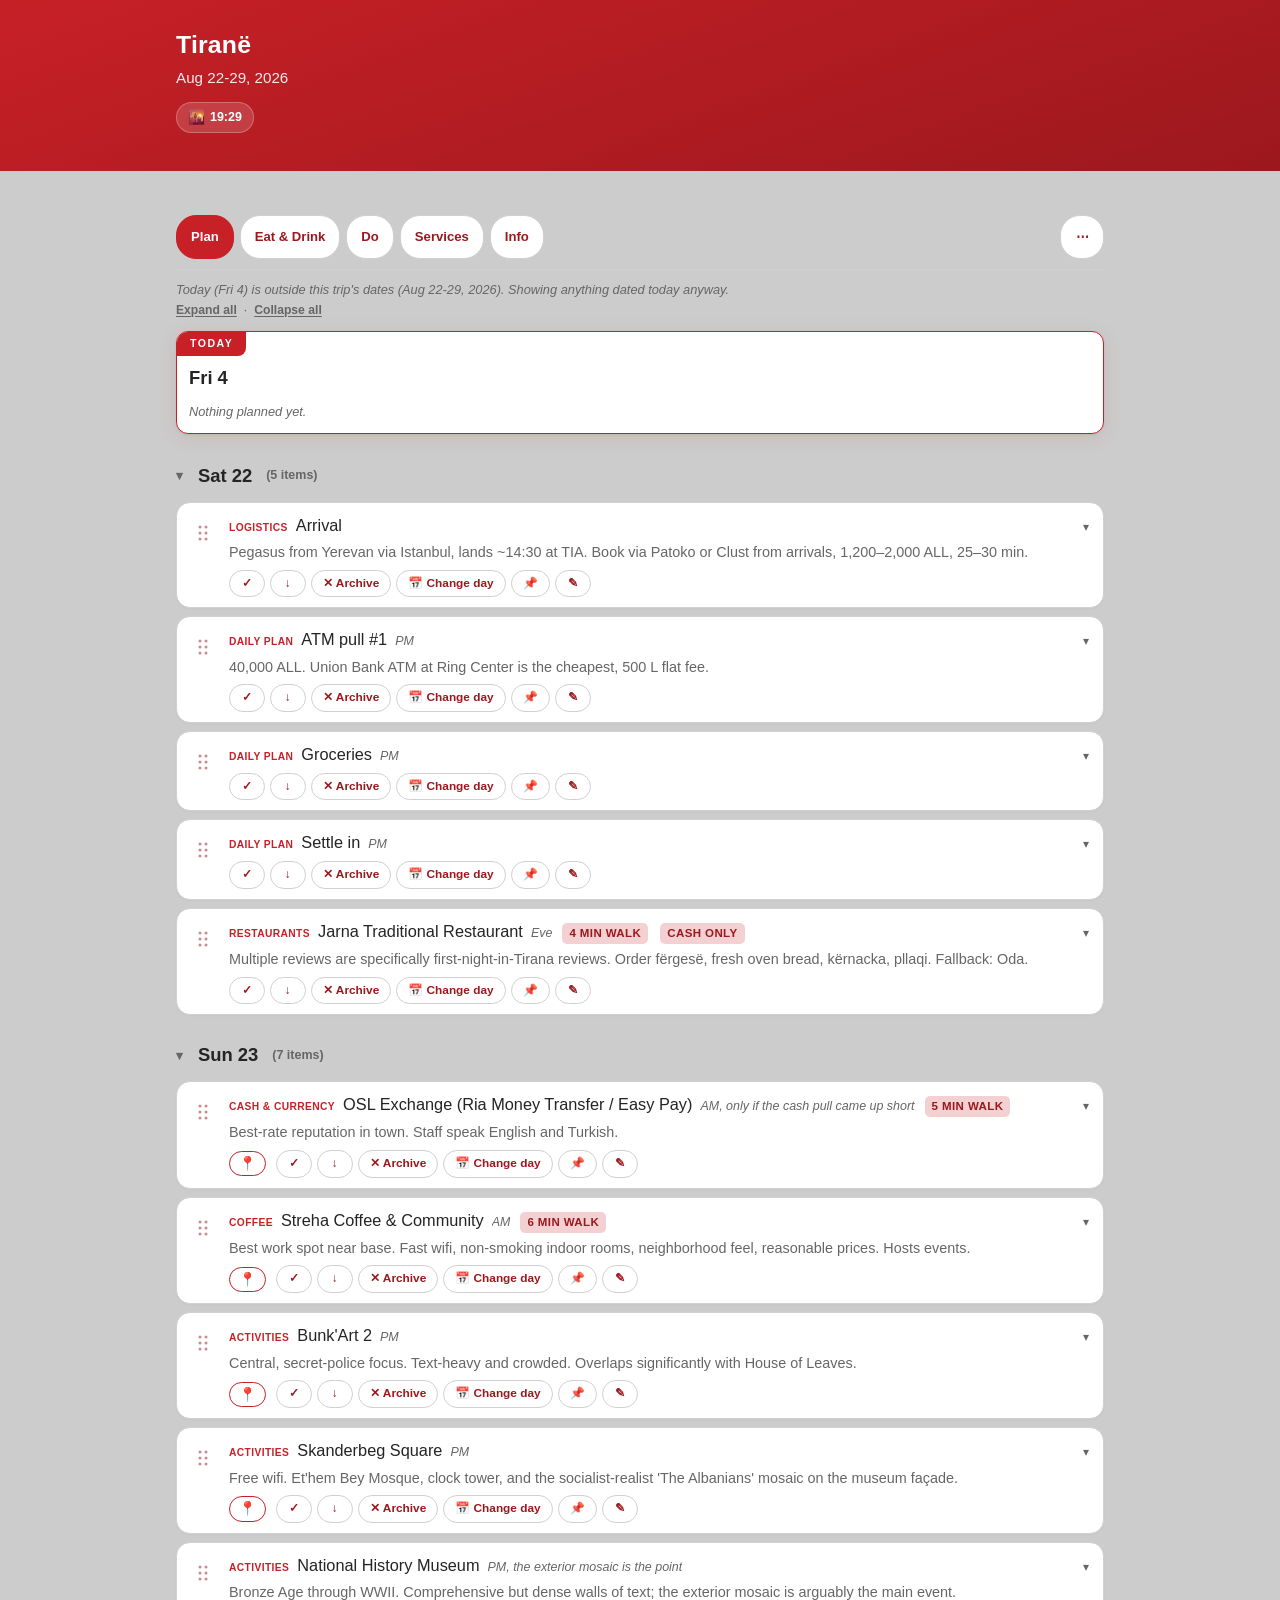
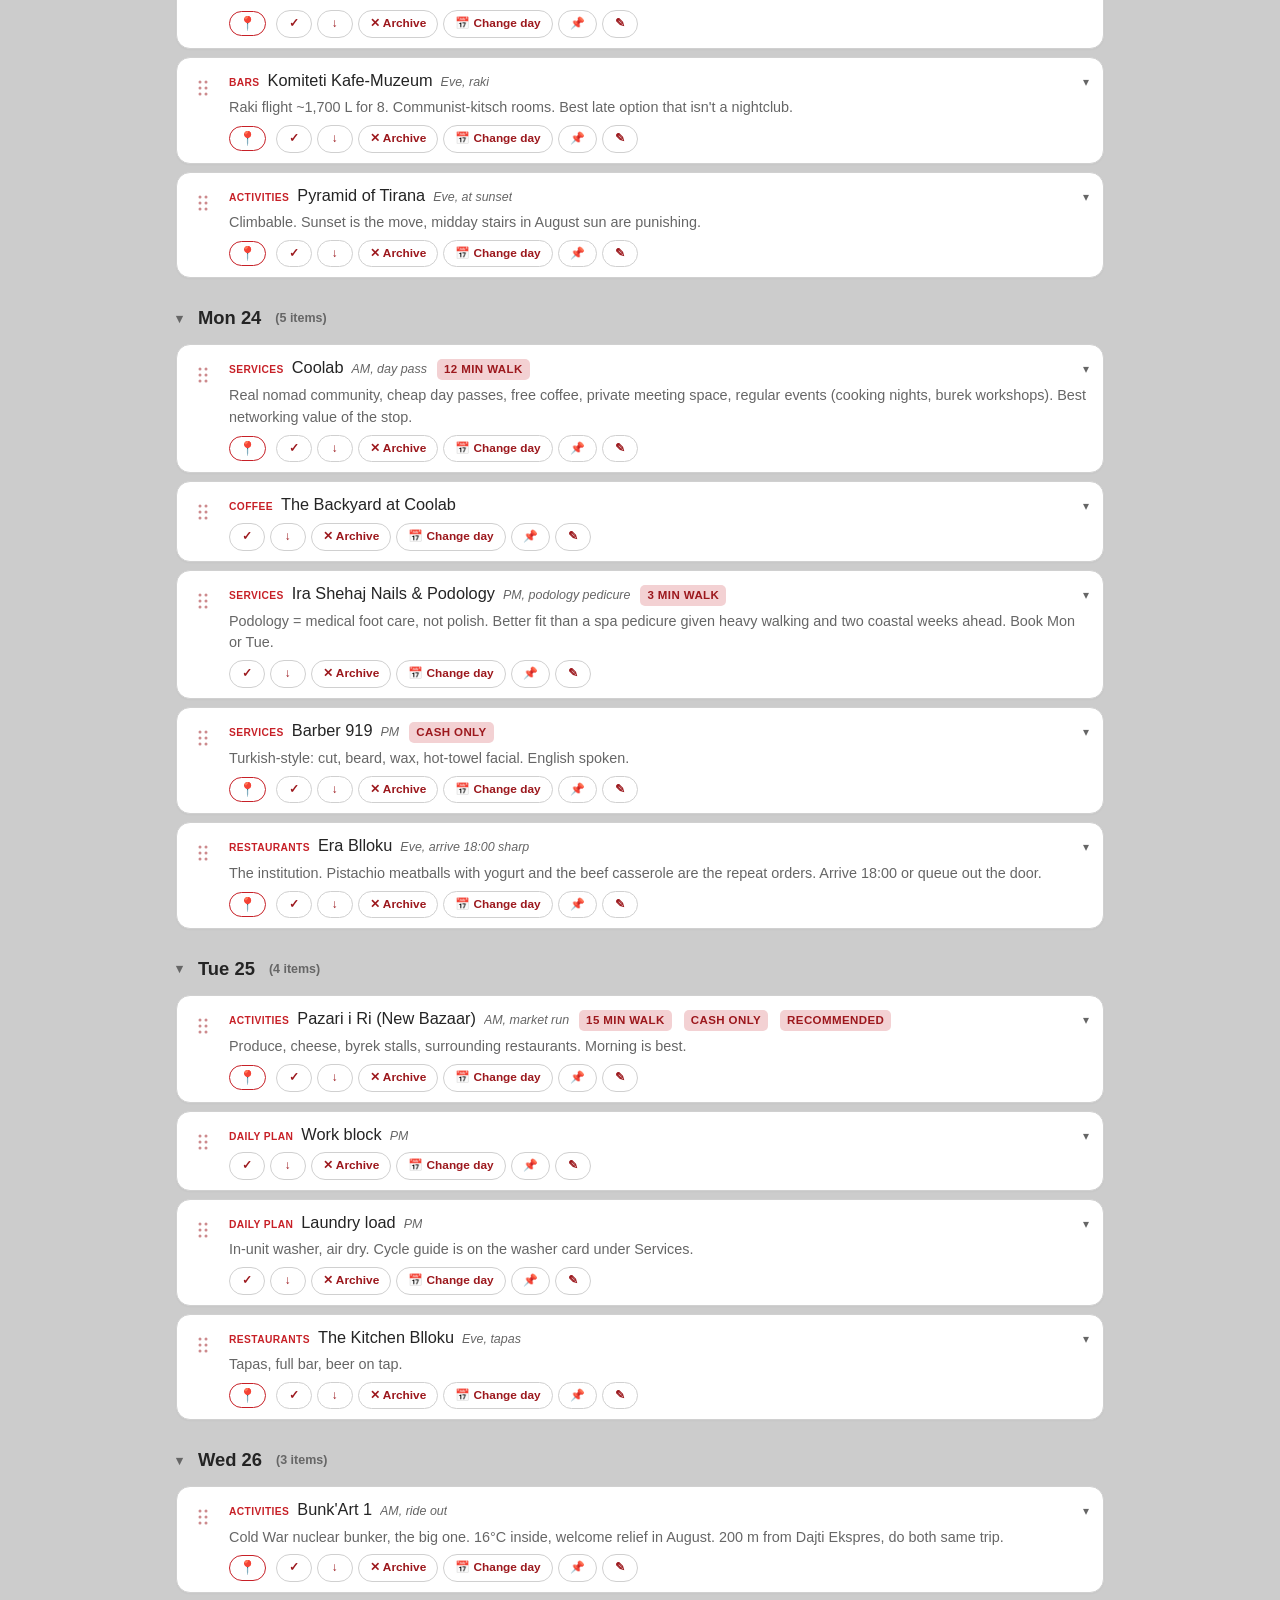
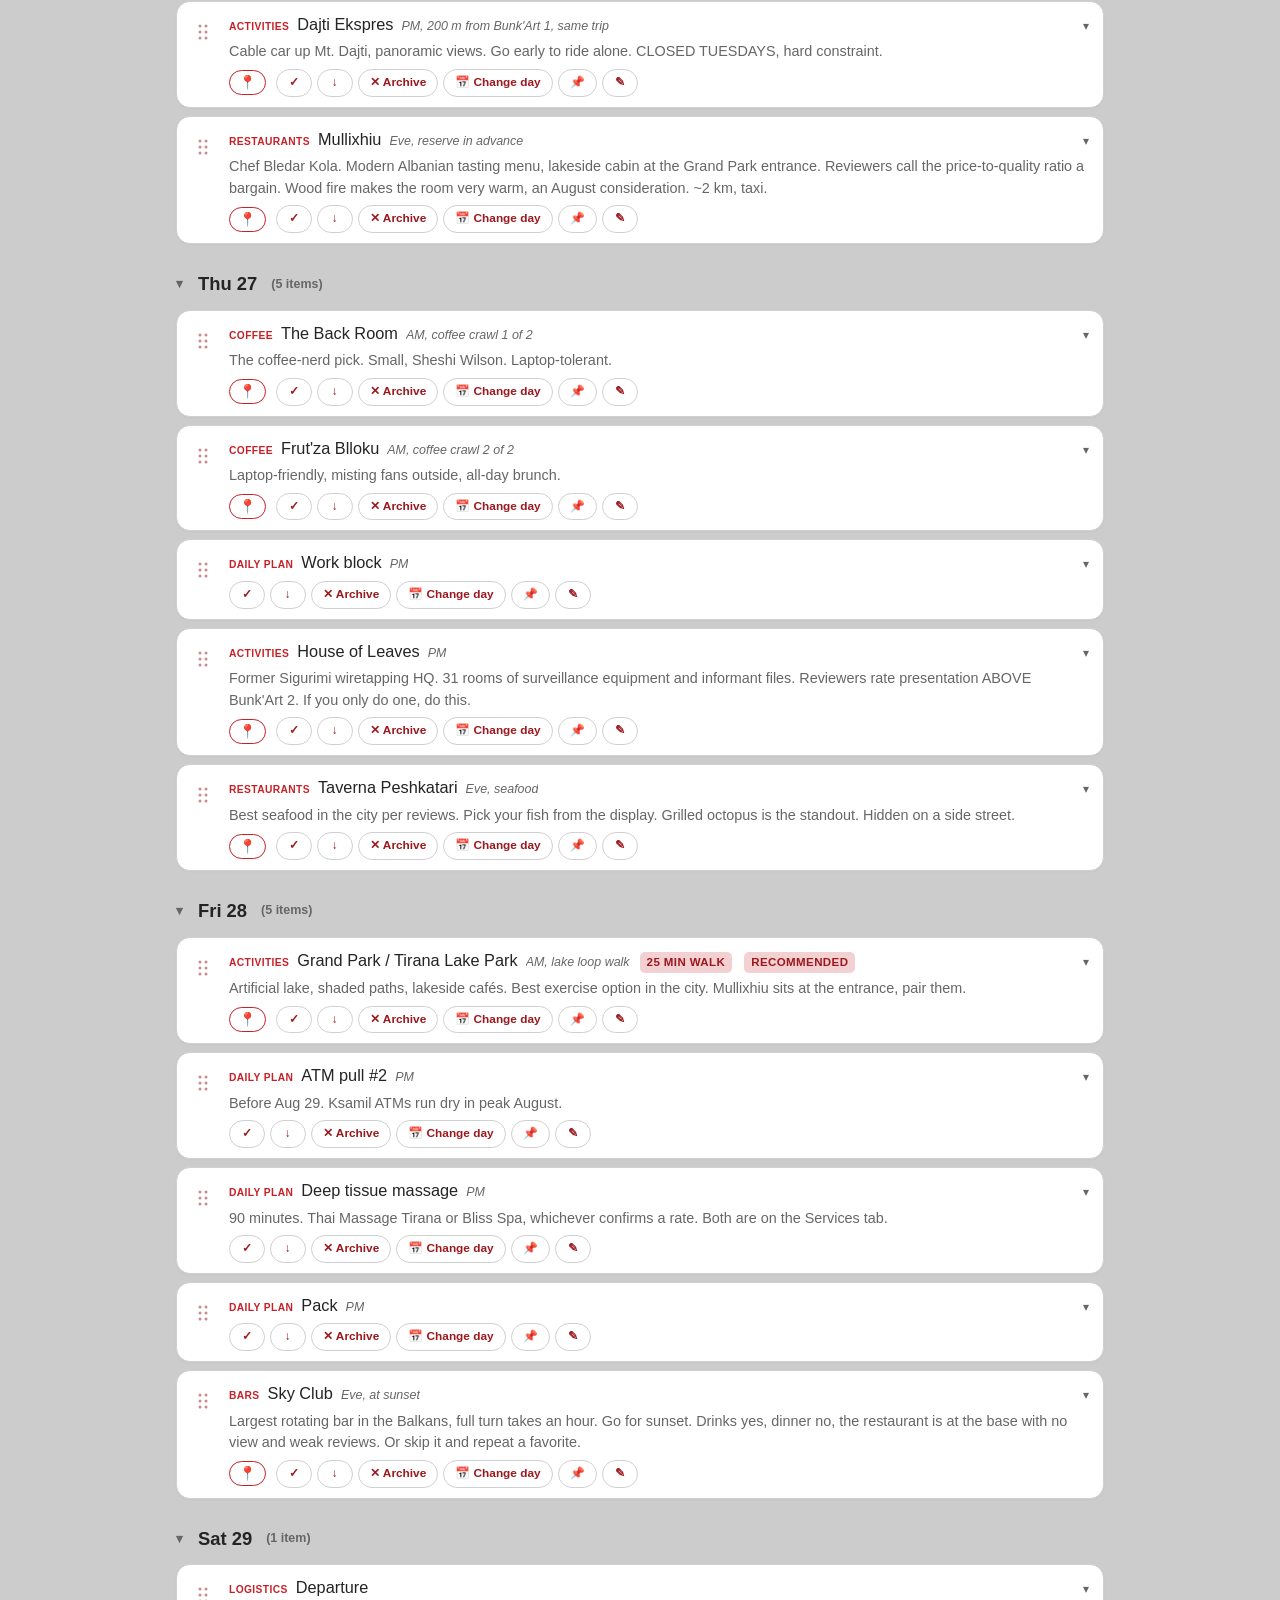
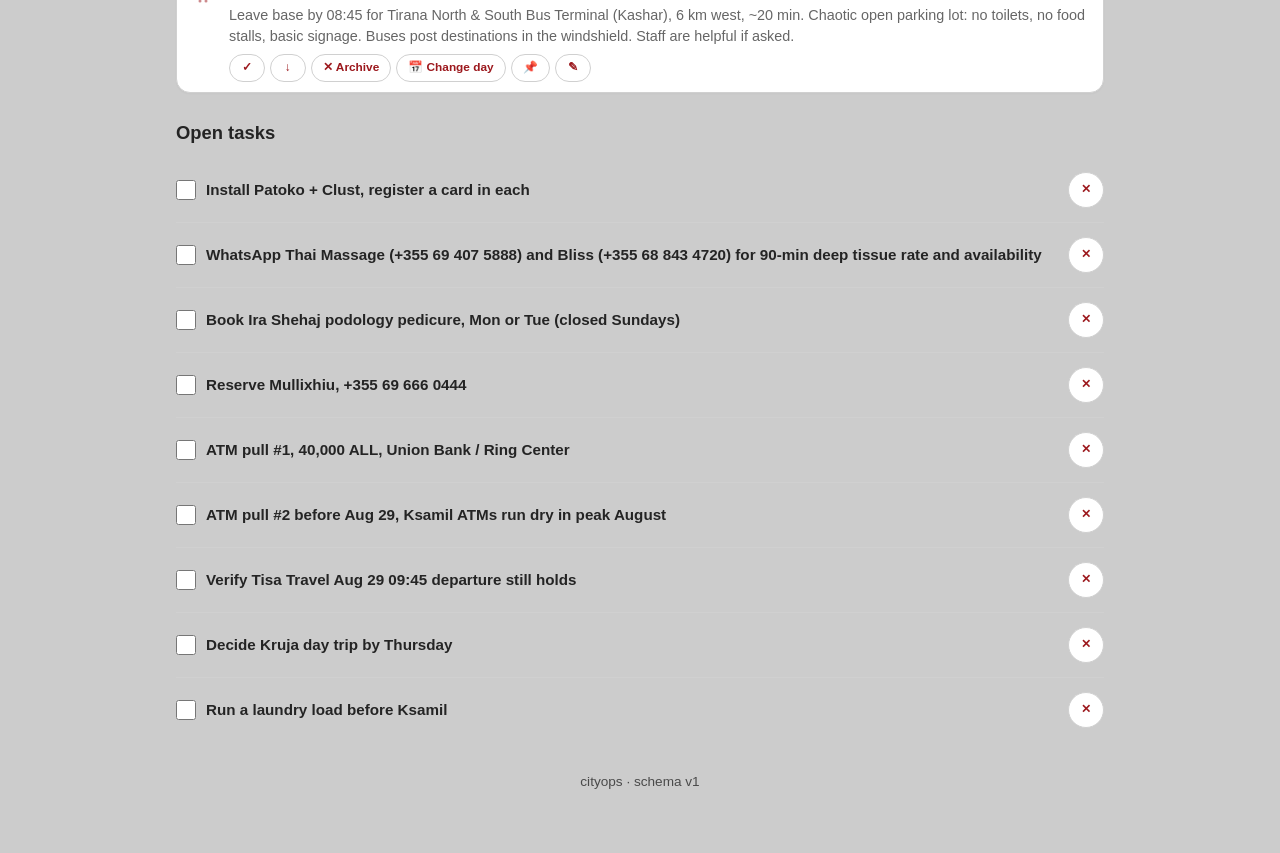
<file: tirana.html>
<!DOCTYPE html>
<html lang="en">
<head>
<meta charset="UTF-8">
<meta name="viewport" content="width=device-width, initial-scale=1.0">
<title>CityOps Guide</title>
<style>
  :root{
    --bg:#cccccc; --bg-card:#ffffff; --bg-soft:#bdbdbd; --bg-softer:#e8e8e8;
    --border:#a8a8a8; --border-light:#d0d0d0;
    --text:#242424; --text-2:#4a4a4a; --text-3:#666666;
    --accent:#c72027; --accent-hover:#9c181d; --accent-soft:#f3d1d3;
    --green:#2d7d34; --green-soft:#d4e8d5;
    --blue:#2c5d8a; --blue-soft:#d3e0ee;
    --amber:#8a6d00; --amber-soft:#ede1be;
    --amber-ink:#6b5400; --green-ink:#226428;
    /* The two numbers BOTH surfaces share (owner ask 2026-08-26: "get header
       consistent between cityops page and logistics page, cityops is narrow,
       plan-ahead is full width"). The trip surface repeats these values under
       the same names in its own stylesheet, which it keeps by design; they
       have to be edited together or the two headers drift again.
       960px is the settled measure: cityops was 760 and the trip page 1200,
       so switching surfaces moved every column on the page. */
    --content-max:960px; --gutter:16px;
    /* The side padding a full-bleed band needs so its CONTENT lines up
       EXACTLY with the column beneath it, at every width.
       .wrap is border-box, so its content edge sits at
       (50vw - content-max/2) + gutter once the max-width bites, and at just
       `gutter` before it does. max() of the two is the whole formula, and it
       is why the h1 and the first card share an x rather than missing each
       other by a gutter. */
    --bleed-pad:max(var(--gutter), calc(50vw - var(--content-max) / 2 + var(--gutter)));
  }
  *{box-sizing:border-box; margin:0; padding:0}
  body{font-family:-apple-system,BlinkMacSystemFont,"Segoe UI",Roboto,Helvetica,Arial,sans-serif;
    background:var(--bg); color:var(--text); line-height:1.5; -webkit-text-size-adjust:100%;
    /* The full-bleed header below is sized in vw, which on a desktop browser
       counts the scrollbar the page itself creates. Without this, a page long
       enough to scroll vertically gains a few px of horizontal scroll too.
       Nothing in this single-column layout scrolls sideways on purpose. */
    overflow-x:hidden;}
  .wrap{max-width:var(--content-max); margin:0 auto; padding:0 var(--gutter) 60px;}
  header{background:linear-gradient(160deg,var(--accent) 0%,var(--accent-hover) 100%); color:#fff;
    padding:26px 20px 22px;}
  /* Edge to edge of the VIEWPORT, not of .wrap. The negative margins pull the
     band out past the content column's max-width, and the padding puts its
     contents back on that column, so the h1 starts exactly where the first
     card starts at every width. The trip surface's .hero does the same with
     the same numbers. */
  .wrap>header{margin:0 calc(50% - 50vw) 20px; border-radius:0;
    padding-left:var(--bleed-pad); padding-right:var(--bleed-pad);}
  header h1{font-size:1.55rem; letter-spacing:.2px;}
  header .sub{opacity:.9; font-size:.95rem; margin-top:4px;}

/* ==========================================================================
   THE SHARED HEADER
   One source, assembled into both stylesheets by tools/assemble.js at the
   /*CITYOPS_HEADER_CSS* / marker. Written against tokens BOTH surfaces already
   declare under the same names (--accent, --accent-hover, --gutter,
   --content-max, --bleed-pad), so it needs nothing that is not already there.

   The band is full bleed: the negative side margins pull it past the content
   column's max-width, and --bleed-pad puts its CONTENTS back on that column,
   so the h1 and the first card below it share an x at every width.

   It sits FLUSH to the top of the viewport (owner ask 2026-08-27: "cleanup the
   margin at the top, there's something separating the red header from the top
   of the browser window"). That is why margin-top is 0 here and why both
   shells put this element first inside .wrap: an empty notice line above it
   used to collapse its 8px top margin out through .wrap and body and push the
   whole page, band included, 8px down.
   ========================================================================== */
.apphdr{
  background:linear-gradient(160deg,var(--accent) 0%,var(--accent-hover) 100%);
  color:#fff; border-radius:0;
  margin:0 calc(50% - 50vw) 20px;
  padding:0 var(--bleed-pad) 22px;
}

/* --- the peer row: which surface you are on, and the app-level doors --- */
.apphdr-bar{
  display:flex; align-items:center; justify-content:space-between;
  gap:12px; flex-wrap:wrap;
  padding:10px 0 12px;
  border-bottom:1px solid rgba(255,255,255,.18);
  margin-bottom:16px;
}

/* Cities and Trip are PEERS, not a chip and a title. They were a one-off chip
   on each side ("Trip" on the guide, "City guides" on the trip page), which
   read as a link off to somewhere else rather than as the two halves of one
   app. A segmented pair says what it is: you are in one of these two places. */
.surfsw{display:inline-flex; background:rgba(0,0,0,.18); border-radius:20px; padding:2px;}
.surfsw .surf{
  font:inherit; font-size:.78rem; font-weight:600; letter-spacing:.02em;
  color:rgba(255,255,255,.78); text-decoration:none;
  padding:6px 14px; border-radius:18px; white-space:nowrap;
  display:inline-flex; align-items:center; cursor:pointer;
}
.surfsw .surf:hover{color:#fff;}
/* The current surface. aria-current is the fact; the styling follows it, so
   there is no separate "active" class to forget to move. */
.surfsw .surf[aria-current="page"]{
  background:rgba(255,255,255,.92); color:var(--accent-hover); cursor:default;
}

.apphdr-acts{display:flex; align-items:center; gap:8px; flex-wrap:wrap;}

/* One chip vocabulary for every app-level door, on both surfaces. */
.hdr-chip{
  background:rgba(255,255,255,.15); border:1px solid rgba(255,255,255,.3);
  color:#fff; font:inherit; font-size:.78rem; padding:5px 11px; border-radius:20px;
  cursor:pointer; text-decoration:none; white-space:nowrap;
  display:inline-flex; align-items:center; gap:5px;
}
.hdr-chip:hover{background:rgba(255,255,255,.28); border-color:rgba(255,255,255,.55);}
.hdr-chip:disabled{opacity:.55; cursor:default;}
/* Sync state colours the chip rather than adding a line: green when the
   account has this device's work, amber when sync has stopped, plain
   translucent white when the traveler is signed out on purpose. */
.hdr-chip.ok{background:rgba(212,232,213,.22); border-color:rgba(212,232,213,.6);}
.hdr-chip.warn{background:rgba(237,225,190,.26); border-color:rgba(237,225,190,.7);}

/* --- the per-surface middle --- */
.apphdr-mid h1{font-size:1.55rem; letter-spacing:.2px; line-height:1.15;}
.apphdr-mid .sub{opacity:.9; font-size:.95rem; margin-top:4px;}

/* "Last touched" is a FACT, not a door, and it was wearing a pill that cost
   more width than the words (owner ask 2026-08-27: "that takes a lot of room.
   let's make that smaller, just text, no pill"). Plain muted text now: no
   border, no background, no padding. */
.hdr-meta{
  font-size:.72rem; color:rgba(255,255,255,.72); letter-spacing:.02em;
  white-space:nowrap; align-self:center;
}

@media (max-width: 430px){
  .apphdr{margin:0 calc(50% - 50vw) 16px; padding:0 var(--bleed-pad) 16px;}
  .apphdr-bar{padding:8px 0 10px; margin-bottom:12px; gap:8px;}
  .surfsw .surf{font-size:.74rem; padding:7px 13px;}
  .hdr-chip{font-size:.74rem; padding:5px 10px;}
  .apphdr-mid h1{font-size:1.35rem;}
  .hdr-meta{font-size:.68rem;}
}

/* A door gets a thumb on a touch screen. The width test is here as well as the
   pointer test on purpose: desktop Chrome at 390px reports a fine pointer, and
   Rob's phone is 390px, so width is the reliable signal of the two. */
@media (hover: none), (pointer: coarse){
  .surfsw .surf, .hdr-chip{min-height:44px;}
}
@media (max-width: 430px){
  .surfsw .surf, .hdr-chip{min-height:44px;}
}

  .facts{display:flex; flex-wrap:wrap; gap:8px; margin-top:14px;}
  .chip{background:rgba(255,255,255,.15); border:1px solid rgba(255,255,255,.25);
    padding:5px 10px; border-radius:20px; font-size:.8rem;}

  /* --- Header highlights row (sunset + pinned items) ---
     ONE row, always. flex-wrap:nowrap plus overflow-x:auto is the whole
     contract: a fifth chip would scroll sideways rather than start a second
     line, because a highlights block that grows downward is just .facts
     again. The scrollbar is hidden on every engine that lets us (this sits on
     a coloured gradient where a track reads as damage) and the chips stay
     tappable either way. */
  .hl{display:flex; flex-wrap:nowrap; gap:6px; margin-top:12px; overflow-x:auto;
    -webkit-overflow-scrolling:touch; scrollbar-width:none; padding-bottom:2px;}
  .hl::-webkit-scrollbar{display:none;}
  .hl-chip{flex:0 0 auto; display:inline-flex; align-items:center; gap:5px;
    background:rgba(255,255,255,.15); border:1px solid rgba(255,255,255,.25);
    color:#fff; font:inherit; font-size:.78rem; font-weight:600;
    padding:5px 11px; border-radius:20px; white-space:nowrap;}
  .hl-ic{font-size:.85rem; line-height:1;}
  .hl-auto{font-variant-numeric:tabular-nums;}
  button.hl-chip{cursor:pointer; text-align:left;}
  button.hl-chip:hover{background:rgba(255,255,255,.3); border-color:rgba(255,255,255,.6);}
  button.hl-chip:focus-visible{outline:2px solid #fff; outline-offset:2px;}
  h2{font-size:1.15rem; margin:26px 0 12px; color:var(--text);
    display:flex; align-items:center; gap:8px;}
  h2 .ic{font-size:1.1rem}
  .card{background:var(--bg-card); border:1px solid var(--border-light); border-radius:14px;
    padding:10px 14px; margin-bottom:8px; box-shadow:0 1px 2px rgba(0,0,0,.03);}
  .card h3{font-size:1.02rem; display:flex; justify-content:space-between; align-items:baseline; gap:10px; flex-wrap:wrap;}
  .card h3 .price{font-size:.82rem; color:var(--text-3); font-weight:600; white-space:nowrap;}
  .card p{font-size:.9rem; color:var(--text-3); margin-top:5px;}
  .row{display:flex; align-items:center; gap:10px; flex-wrap:wrap; margin-top:10px;}
  .hours{display:inline-block; font-size:.78rem; font-weight:600;
    padding:3px 9px; border-radius:6px;}
  .late{background:var(--green-soft); color:var(--green-ink);}
  .day{background:var(--amber-soft); color:var(--amber-ink);}
  .eve{background:var(--blue-soft); color:var(--blue);}
  .maplink{display:inline-flex; align-items:center; gap:5px; font-size:.78rem; font-weight:700;
    color:#fff; background:var(--accent); padding:5px 11px; border-radius:20px; text-decoration:none;}
  .maplink:active{background:var(--accent-hover);}
  .weblink{display:inline-flex; align-items:center; gap:5px; font-size:.78rem; font-weight:700;
    color:var(--accent-hover); background:#fff; border:1.5px solid var(--accent);
    padding:4px 11px; border-radius:20px; text-decoration:none;}
  .weblink:active{background:var(--accent-soft);}
  .phonelink{display:inline-flex; align-items:center; gap:5px; font-size:.78rem; font-weight:700;
    color:var(--text-3); background:#fff; border:1.5px solid var(--border-light);
    padding:4px 11px; border-radius:20px; text-decoration:none;}
  .phonelink:active{background:var(--bg-softer);}
  /* A guide link whose address used a scheme the app refuses to make live
     (see safeHref): the label still shows, so the traveler can see what the
     guide claimed, but it must not look tappable. Declared after the three
     link classes so the muted treatment wins over whichever one it carries. */
  .deadlink{color:var(--text-3); background:var(--bg-softer); border:1.5px dashed var(--border-light);
    text-decoration:line-through; cursor:default; opacity:.75;}
  .deadlink:active{background:var(--bg-softer);}
  .nosite{font-size:.74rem; color:var(--text-3); font-style:italic;}
  .callout{background:var(--amber-soft); border:1px solid var(--amber); border-left:4px solid var(--amber);
    border-radius:10px; padding:14px 16px; margin:4px 0 20px; font-size:.9rem;}
  .callout b{color:var(--amber-ink);}
  .lead{font-size:.92rem; color:var(--text-3); margin-bottom:6px;}
  .tag{display:inline-block; font-size:.72rem; font-weight:700; text-transform:uppercase;
    letter-spacing:.4px; color:var(--accent-hover); background:var(--accent-soft); padding:2px 7px; border-radius:5px; margin-right:6px;}
  /* Owner feedback 2026-08-26: "fix font in footer, currently hard to read,
     can't distinguish between normal text and links, don't use all caps."
     .78rem of #666 on a #ccc page is roughly 3:1 against the ground, which is
     under the readable-text bar; the links inside it inherited the same size
     and only differed by hue. So: bigger, darker text, and links that carry
     BOTH the accent colour and an underline, because colour alone is not a
     distinction a lot of readers can make. */
  .foot{font-size:.85rem; color:var(--text-2); margin-top:28px; text-align:center; line-height:1.7;}
  .foot a{color:var(--accent-hover); font-weight:600; text-decoration:underline;
    text-underline-offset:2px;}
  .foot a:hover{color:var(--accent);}
  a{color:var(--accent);}

  /* Expand all / Collapse all, once per tab. A footnote in the reading order:
     muted, small, and set on the baseline the first section heading sits on,
     so it is there when a long guide needs folding away and does not read as
     a third row of controls when it does not. Text links rather than pills,
     which is the exception the house wordless-icon rule makes for a control
     whose whole meaning is a verb pair. */
  .xall-row{display:flex; align-items:center; gap:7px; margin:0 0 10px; flex-wrap:wrap;}
  .xall{font:inherit; font-size:.76rem; font-weight:600; color:var(--text-3);
    background:none; border:none; padding:2px 0; cursor:pointer; text-decoration:underline;
    text-underline-offset:2px;}
  .xall:hover{color:var(--accent-hover);}
  .xall-sep{font-size:.76rem; color:var(--text-3);}


  /* --- Plan tab: drag an item to reorder it, or onto another day --- */
  /* Replaces v5's day-slot reorder styling (the .days grid it dressed no
     longer renders anywhere). The six-dot grip is carried over; it is now
     40x44 so it clears the 36px coarse-pointer minimum with room to spare,
     and it sits in its own gutter on the left of the card, well away from the
     status icons on the right of the expanded panel. */
  .card.dragrow{position:relative; padding-left:52px; touch-action:pan-y;}
  .plangrip{position:absolute; left:6px; top:8px; width:40px; height:44px;
    display:flex; align-items:center; justify-content:center; cursor:grab;
    touch-action:none; border-radius:10px; color:var(--accent-hover); opacity:.5;
    -webkit-user-select:none; user-select:none;}
  .plangrip:hover{opacity:1; background:rgba(199,32,39,.08);}
  .plangrip:active{cursor:grabbing; opacity:1; background:rgba(199,32,39,.12);}
  .plangrip:focus-visible{outline:2px solid var(--accent); outline-offset:2px; opacity:1;}
  .plangrip svg{width:16px; height:16px; pointer-events:none;}
  .card.dragging{opacity:.96; border-color:var(--accent);
    box-shadow:0 12px 26px rgba(157,24,29,.28); z-index:50;}
  /* A card in the air must not also be selecting text, or opening itself when
     the finger lifts. */
  body.plan-dragging{user-select:none; -webkit-user-select:none;}
  body.plan-dragging .card-hd{pointer-events:none;}
  /* The day the card would land on, including a collapsed day whose header is
     the only thing it has to offer. */
  /* Today banner: the wheres current-banner vocabulary (accent frame,
     corner badge, soft accent shadow) so the pinned group reads as "you are
     here", not as a mis-sorted day. */
  .planday-today{position:relative; background:var(--bg-card);
    border:1px solid var(--accent); border-radius:12px;
    padding:30px 12px 12px; margin:0 0 28px;
    box-shadow:0 4px 20px rgba(199,32,39,.10), 0 1px 3px rgba(0,0,0,.05);}
  .planday-today::before{content:'TODAY'; position:absolute; top:0; left:0;
    background:var(--accent); color:#fff; padding:4px 13px;
    border-radius:11px 0 8px 0; font-size:.66rem; font-weight:800;
    letter-spacing:.14em;}
  .planday-today > h2{margin:2px 0 10px;}
  .planday-today .card{box-shadow:none;}
  .planday.drop-into{background:var(--accent-soft); border-radius:12px;
    box-shadow:0 0 0 2px var(--accent);}
  .planday.drop-into > h2{color:var(--accent-hover);}
  /* A past day everything on which is done folds itself away and then gets
     OUT OF THE WAY: same as the app fades a done card, so the eye lands on
     what is still coming rather than on a row of finished dates. Still fully
     legible and still one tap from opening, which is why this is opacity and
     weight rather than a smaller type size. */
  .planday-settled > .sec-toggle{opacity:.62; font-weight:600;}
  .planday-settled > .sec-toggle:hover,
  .planday-settled > .sec-toggle:focus-visible{opacity:1;}
  .planday-settled .sec-count{color:var(--green-ink); font-weight:700;}
  /* "Nothing planned yet" must not sit under the card being dropped on it. */
  .planlist.has-drop > .empty-note{display:none;}
  /* A section tab's card list. Purely a drag container: it carries the
     section id the reorder writes to and nothing visual of its own, so a
     section tab looks exactly as it did before the grips arrived. */
  .seclist{display:block;}

  /* --- v3 additions --- */
  .daycard{background:var(--bg-card); border:1px solid var(--border-light); border-radius:14px;
    padding:0; margin-bottom:12px; overflow:hidden; box-shadow:0 1px 2px rgba(0,0,0,.03);}
  .daycard .hd{display:flex; align-items:baseline; gap:10px; flex-wrap:wrap;
    background:var(--bg-softer); padding:9px 16px; border-bottom:1px solid var(--border-light);}
  .daycard .hd .d{font-weight:800; font-size:.8rem; letter-spacing:.6px;
    text-transform:uppercase; color:var(--text);}
  .daycard .hd .t{font-size:.82rem; color:var(--text-3);}
  .daycard .bd{padding:12px 16px 14px;}
  .daycard .bd h3{font-size:1.02rem; display:flex; justify-content:space-between;
    align-items:baseline; gap:10px; flex-wrap:wrap;}
  .daycard .bd h3 .price{font-size:.82rem; color:var(--text-3); font-weight:600; white-space:nowrap;}
  .daycard .bd p{font-size:.9rem; color:var(--text-3); margin-top:5px;}
  .backup{background:var(--amber-soft); border:1px dashed var(--amber); border-radius:12px;
    padding:12px 16px; margin:2px 0 22px;}
  .backup .bt{font-size:.72rem; font-weight:800; letter-spacing:.6px; text-transform:uppercase;
    color:var(--amber-ink); margin-bottom:7px;}
  .backup ul{margin:0; padding-left:18px;}
  .backup li{font-size:.86rem; color:var(--text-3); margin-bottom:5px;}
  .backup li b{color:var(--text);}
  .warn{background:var(--accent-soft); border-left:4px solid var(--accent); border-radius:10px;
    padding:12px 16px; margin:4px 0 20px; font-size:.88rem; color:var(--text);}
  .warn b{color:var(--accent-hover);}
  .links{margin-top:9px; font-size:.82rem;}
  .links a{font-weight:600; text-decoration:none;}
  .links span{color:var(--border-light); margin:0 5px;}

  /* --- cityops additions --- */
  /* neutral badge when no class given */
  .hours:not(.late):not(.day):not(.eve){background:var(--bg-softer); color:var(--text-3);}
  .ctl-row{display:flex; align-items:center; gap:5px; margin-top:6px; flex-wrap:wrap;}
  .ctl{font:inherit; font-size:.74rem; font-weight:700; color:var(--accent-hover);
    background:#fff; border:1.5px solid var(--border-light); border-radius:20px;
    padding:4px 11px; cursor:pointer;}
  .ctl:hover{border-color:var(--accent);}
  .ctl.to-done:hover{border-color:var(--green); color:var(--green);}
  .ctl.to-archived:hover{border-color:var(--accent); color:var(--accent);}
  /* The day the item is already on: shown so the picker states where things
     stand, but not a tap target, since moving an item to its own day is an
     action that cannot succeed. */
  .ctl.is-current{background:var(--accent-soft); border-color:var(--accent);
    color:var(--accent-hover); cursor:default;}
  .ctl:disabled{cursor:default;}
  .ctl:disabled:hover{border-color:var(--accent);}
  .item-done{opacity:.55;}
  .donemark{color:var(--green); font-weight:800; margin-right:6px;}
  .arch-details{margin:2px 0 22px;}
  .arch-details summary{font-size:.72rem; font-weight:800; letter-spacing:.6px;
    text-transform:uppercase; color:var(--text-3); cursor:pointer; padding:6px 0;}
  .arch-details .card, .arch-details .daycard{opacity:.7;}
  .toolbar{display:flex; gap:8px; flex-wrap:wrap; margin:0 0 16px; align-items:center;}
  .toolbar button{font:inherit; font-weight:700; color:var(--accent-hover); background:#fff;
    border:1.5px solid var(--border-light); border-radius:20px; padding:5px 13px;
    cursor:pointer; font-size:.8rem;}
  .toolbar button:hover{border-color:var(--accent);}
  .toolbar .flag{font-size:.74rem; color:var(--amber); font-weight:700;}
  .errcard{background:var(--accent-soft); border-left:4px solid var(--accent); border-radius:10px;
    padding:14px 16px; margin:20px 0; font-size:.9rem;}
  .errcard b{color:var(--accent-hover);}
  #notice{font-size:.78rem; color:var(--text-3); margin:8px 0;}
  /* An EMPTY notice line is the normal case, and an empty block with a margin
     and no height self-collapses: its 8px top margin escaped through .wrap
     (padding-top:0) and body and pushed the whole page, red band included, 8px
     off the top of the window. Owner ask 2026-08-27: "cleanup the margin at
     the top... was only intended to be left/right." Taking it out of flow when
     it has nothing to say is the fix, and it also stops an empty line eating
     16px of vertical rhythm above the first card. */
  #notice:empty{display:none;}
  .when-line{font-size:.8rem; color:var(--text-3); font-style:italic; margin-top:2px;}
  .modal-wrap{position:fixed; inset:0; background:rgba(36,36,36,.5); display:flex;
    align-items:center; justify-content:center; padding:16px; z-index:100;}
  .modal{background:#fff; border-radius:14px; padding:18px; max-width:640px;
    width:100%; max-height:85vh; overflow:auto;}
  .modal textarea{width:100%; min-height:200px; font-family:ui-monospace,Menlo,monospace;
    font-size:.78rem; border:1px solid var(--border-light); border-radius:8px; padding:10px;}
  .modal .mrow{display:flex; gap:8px; margin-top:10px; flex-wrap:wrap;}
  .modal .diff{font-size:.8rem; color:var(--text-3); margin-top:8px; white-space:pre-line;}
  body.share .ctl-row, body.share .plangrip{display:none;}
  .sec-toggle{font:inherit; color:inherit; background:none; border:none; padding:0;
    display:flex; align-items:center; gap:8px; cursor:pointer; text-align:left;}
  .sec-toggle .chev{font-size:.8rem; color:var(--text-3); width:14px; flex:0 0 auto;}
  .sec-count{font-size:.78rem; color:var(--text-3); font-weight:600; margin-left:6px;}
  h2.collapsed{opacity:.85; margin-bottom:8px;}
  body.share .sec-toggle{pointer-events:none;}
  body.share .sec-toggle .chev{display:none;}
  /* Add a place, on the header of the section it belongs to. margin-left:auto
     parks it at the far right of the h2 flex row, away from the toggle that
     occupies the whole left side, so a thumb reaching for collapse never
     opens a form instead. */
  .sec-add{margin-left:auto; flex:0 0 auto; font:inherit; font-size:1.05rem; font-weight:700;
    line-height:1; color:var(--accent-hover); background:#fff;
    border:1.5px solid var(--border-light); border-radius:50%;
    width:30px; height:30px; padding:0; cursor:pointer;}
  .sec-add:hover{border-color:var(--accent); background:var(--accent-soft);}
  body.share .sec-add{display:none;}
  .daycard .bd + .bd{border-top:1px dashed var(--border-light);}
  .title-edit{width:100%; font:inherit; font-size:1rem; font-weight:600; padding:8px 10px;
    border:1.5px solid var(--accent); border-radius:8px; margin-top:4px;}
  .empty-day .hd{border-bottom:none;}
  .empty-day .free-day{padding:6px 16px 10px; font-size:.8rem; color:var(--text-3); font-style:italic;}
  .date-field{font:inherit; font-size:.85rem; padding:6px 10px; border:1px solid var(--border-light);
    border-radius:8px; background:#fff; color:var(--text);}
  .link-field{flex:1 1 220px; min-width:0;}
  .intel{margin-top:8px;}
  .intel summary{font-size:.72rem; font-weight:800; letter-spacing:.6px; text-transform:uppercase;
    color:var(--text-3); cursor:pointer; padding:4px 0;}
  .verdict{font-size:.86rem; margin-top:4px;}
  .tier{display:inline-block; font-size:.68rem; font-weight:800; text-transform:uppercase;
    letter-spacing:.4px; padding:1px 6px; border-radius:5px; margin-right:6px; vertical-align:middle;}
  .tier-must{background:var(--green-soft); color:var(--green);}
  .tier-good{background:var(--bg-softer); color:var(--text-3);}
  .tier-skip{background:var(--amber-soft); color:var(--amber);}
  .tips{margin:6px 0 0 18px; font-size:.84rem; color:var(--text-3);}
  .tips li{margin-bottom:3px;}
  .intel-src{font-size:.72rem; color:var(--text-3); font-style:italic; margin-top:4px;}

  /* --- Phase 3: compact cards, tap to expand --- */
  /* The header button IS the whole collapsed row: name (+ done check) and the
     tags, nothing else. Styled to read exactly like the old h3 it replaces. */
  .card-hd{width:100%; font:inherit; font-size:1.02rem; color:inherit; background:none; border:none;
    margin:0; padding:0; text-align:left; cursor:pointer;
    display:flex; align-items:baseline; justify-content:flex-start; gap:8px; flex-wrap:wrap;}
  .card-hd-tags{display:flex; gap:6px; flex-wrap:wrap; margin-left:2px;}
  .card-hd-chev{font-size:.78rem; color:var(--text-3); margin-left:auto; flex:0 0 auto; padding-left:8px;}
  .card-detail{margin-top:5px;}
  /* Always in the DOM (see appendCard's comment); hidden, not just visual,
     when the card is collapsed: display:none also drops it from the tab
     order and the accessibility tree. */
  .collapsed > .card-detail{display:none;}
  .price-line{font-size:.82rem; color:var(--text-3); font-weight:600; margin-top:2px;}
  /* Icon-only status buttons (feature 5): a touch-friendly minimum width so a
     single glyph is not a sliver to tap. Archive keeps its text label (see
     the engine's TRANSITIONS table) so its button is simply wider. */
  .icon-btn{min-width:36px; text-align:center;}
  /* An icon button that also carries its text (the Plan tab's day-move
     control) is a normal-width pill, not a 36px square. */
  .icon-btn.has-label{min-width:0;}

  /* --- Pin to the header highlights row ---
     Pinned reads filled and accented; unpinned reads like every other control
     in the row. Disabled means the row is full: it stays visible and keeps
     its tooltip, because a control that disappears at the cap teaches the
     traveler nothing about why. */
  .pin-btn.pinned{border-color:var(--accent); background:var(--accent-soft);}
  .ctl.pin-btn:disabled{opacity:.45; cursor:not-allowed;}
  .ctl.pin-btn:disabled:hover{border-color:var(--border-light);}
  .ask-btn:hover{border-color:var(--accent); background:var(--accent-soft);}
  /* On the Info tab an item is a paragraph in a shared block, not a card with
     a control row, so its pin floats at the start of the line the headline
     sits on. */
  .info-card .info-item > .pin-btn{float:right; margin:0 0 4px 8px; min-width:32px;}
  body.share .info-card .info-item > .pin-btn{display:none;}
  .info-card .info-item.just-moved{animation:justmoved 1.8s ease-out 1; border-radius:8px;}
  .task-row.just-moved{animation:justmoved 1.8s ease-out 1;}

  /* Add-a-place form fields: label over control, one per row, so a 390px
     phone never puts a label and its input on the same line. */
  .field{margin-top:12px;}
  .field-label{display:block; font-size:.72rem; font-weight:800; letter-spacing:.6px;
    text-transform:uppercase; color:var(--text-3); margin-bottom:5px;}
  .field .date-field, .field select{width:100%;}
  /* Overrides the 200px monospace JSON-paste box .modal textarea sets: this
     one holds one sentence about who recommended the place, and at 200px it
     pushed Add below the fold on a 390px phone. */
  .modal textarea.note-field{width:100%; font:inherit; font-size:.9rem; padding:8px 10px;
    min-height:0; height:70px;
    border:1px solid var(--border-light); border-radius:8px; background:#fff; color:var(--text);}
  .field-hint{font-size:.75rem; color:var(--text-3); margin-top:4px;}

  /* A day move relocates the card under a different day heading, often far
     off screen. The engine scrolls it back into view and adds this class for
     1.8s so the eye lands on the card that just moved rather than on whatever
     happens to be at that scroll position. */
  .card.just-moved, .daycard.just-moved{animation:justmoved 1.8s ease-out 1;}
  @keyframes justmoved{
    0%{box-shadow:0 0 0 3px var(--accent);}
    65%{box-shadow:0 0 0 3px var(--accent);}
    100%{box-shadow:0 1px 2px rgba(0,0,0,.03);}
  }
  /* Reduced motion still needs the answer to "where did it go", so the ring
     stays; only the fade is dropped. */
  @media (prefers-reduced-motion: reduce){
    .card.just-moved, .daycard.just-moved{animation:none; box-shadow:0 0 0 3px var(--accent);}
  }

  /* --- Phase 3: section header counts + sticky section nav --- */
  /* top is the rendered #tabbar height (Phase 4), kept in sync by
     updateTabbarHeightVar() in the engine so the two sticky bars stack
     instead of overlapping; 0px is the safe fallback before that JS runs (or
     on a shell that predates the tab bar). z-index stays below #tabbar's 26
     so #tabbar is always the one on top if a scroll ever puts them in the
     same few pixels. */
  #secnav{position:sticky; top:var(--tabbar-h, 0px); z-index:20; display:flex; gap:8px; overflow-x:auto;
    -webkit-overflow-scrolling:touch; background:var(--bg); padding:8px 0 10px; margin:0 0 6px;}
  #secnav[hidden]{display:none;}
  .secnav-chip{flex:0 0 auto; font:inherit; font-size:.78rem; font-weight:700; color:var(--accent-hover);
    background:#fff; border:1.5px solid var(--border-light); border-radius:20px;
    padding:5px 13px; cursor:pointer; white-space:nowrap;}
  .secnav-chip:hover{border-color:var(--accent);}

  /* --- Phase 3: Today / Guide / Calendar segmented control --- */
  .viewseg{display:flex; border:1.5px solid var(--border-light); border-radius:20px; overflow:hidden;}
  .viewtab{font:inherit; font-size:.8rem; font-weight:700; color:var(--accent-hover); background:#fff;
    border:none; padding:5px 13px; cursor:pointer;}
  .viewtab + .viewtab{border-left:1.5px solid var(--border-light);}
  .viewtab.active{background:var(--accent); color:#fff;}

  /* --- Phase 3: Today view --- */
  .up-next{font-size:.85rem; color:var(--text-3); font-style:italic; margin:4px 0 20px;}

  /* narrow phones: trim horizontal chrome so cards get the width */
  @media (max-width: 430px){
    /* Side padding is --gutter at every width now: this tier used to drop it
       to 10px, which left the two surfaces 6px apart on the one screen Rob
       actually reads them on (the trip side's phone gutter is the same 16px).
       Only the VERTICAL rhythm tightens here, which is what the density pass
       this tier came from was actually about. */
    .wrap{padding:0 var(--gutter) 48px;}
    .wrap>header{margin:0 calc(50% - 50vw) 16px; border-radius:0;
      padding:20px var(--bleed-pad) 16px;}
    header h1{font-size:1.35rem;}
    .facts{gap:6px; margin-top:10px;}
    .chip{padding:4px 9px; font-size:.75rem;}
    .hl{gap:5px; margin-top:10px;}
    .hl-chip{padding:4px 9px; font-size:.74rem;}
    .card{padding:8px 10px; margin-bottom:6px; border-radius:12px;}
    .daycard{border-radius:12px;}
    .daycard .hd{padding:8px 12px;}
    .card.dragrow{padding-left:50px;}
    .daycard .bd{padding:10px 12px 12px;}
    .backup{padding:10px 12px;}
    .callout, .warn, .errcard{padding:12px 12px;}
    .toolbar{gap:6px;}
    .toolbar button{padding:5px 10px; font-size:.75rem;}
    h2{margin:16px 0 8px;}
    .card-hd{font-size:.96rem; gap:6px;}
    .ctl-row{gap:4px;}
    .ctl{padding:4px 9px;}
    .planday-today{padding:26px 8px 10px; margin:0 0 18px;}
    #secnav{gap:6px;}
    .secnav-chip{padding:4px 10px; font-size:.74rem;}
    .viewtab{padding:5px 10px; font-size:.75rem;}
  }
  @media print{
    .toolbar, .ctl-row, .plangrip, #notice, #secnav, #tabbar{display:none !important;}
    /* The pin chips are shortcuts to cards the printed page already carries
       in full, so they print as noise; the sunset is a fact nothing else on
       the page states, so it stays. Same reasoning for the section + and the
       Info tab's floating pin: controls do not belong on paper. */
    .hl-pin, .sec-add, .info-card .info-item > .pin-btn{display:none !important;}
    body{background:#fff;}
    .daycard, .card{box-shadow:none; break-inside:avoid;}
    header{background:var(--accent-hover) !important; -webkit-print-color-adjust:exact;}
    /* Print is a "here is everything" artifact: force every card open so a
       printed guide is not full of collapsed headers with nothing under them. */
    .card-detail{display:block !important;}
  }

  /* --- Phase 4: tab bar (replaces the Today/Guide/Calendar view switch) --- */
  /* Sticky, horizontally scrollable, phone-first: at 375px five chips plus
     More do not all fit without scrolling, and that is fine (a native
     horizontal scroller reads better on a phone than wrapped rows of chips
     eating vertical space). 44px min-height keeps every chip a comfortable
     tap target. */
  #tabbar{position:sticky; top:0; z-index:26; display:flex; gap:6px; overflow-x:auto;
    -webkit-overflow-scrolling:touch; background:var(--bg); padding:8px 0 10px; margin:0 0 10px;
    border-bottom:1px solid var(--border-light);}
  #tabbar[hidden]{display:none;}
  .tabchip{flex:0 0 auto; font:inherit; font-size:.82rem; font-weight:700; color:var(--accent-hover);
    background:#fff; border:1.5px solid var(--border-light); border-radius:20px;
    padding:8px 14px; cursor:pointer; white-space:nowrap; min-height:44px;
    display:flex; align-items:center;}
  .tabchip:hover{border-color:var(--accent);}
  .tabchip.active{background:var(--accent); color:#fff; border-color:var(--accent);}
  .tab-more{font-weight:800; padding:8px 12px; min-width:44px; justify-content:center; margin-left:auto;}

  /* A small date pill on a flat item card (Eat & Drink / Do / Services /
     Info) once that item has been assigned to a day: the visible result of
     "Add to a day", and the reason a traveler can tell at a glance an item
     already lives somewhere on the Plan tab. */
  .daychip{font-size:.72rem; font-weight:700; color:var(--accent-hover); background:var(--accent-soft);
    border-radius:20px; padding:2px 9px; white-space:nowrap;}

  /* --- Phase 4: Info tab reference block --- */
  /* One card per section, every undated item's name (bold) then its note,
     stacked: no accordion, no status controls, since these are facts, not
     todos (item 6 of the spec). */
  /* Owner feedback 2026-08-25: a headline belongs to the text UNDER it. The
     space that says so has to sit ABOVE the headline, and the gap under it
     has to be smaller than the gap over it, or the eye groups each bold name
     with the block it follows instead of the note it introduces.
     What made that go wrong: `.card p` (one class + one type) outweighs
     `.info-item` (one class), so the 12px here never applied and every
     headline got `.card p`'s 5px, against 10px of `.row` margin under the
     previous item's link pills. Every selector below is qualified with
     .info-card so it actually wins, and the numbers are set as a pair:
     22px over the headline, 1px under it, 6px between a note and its own
     links so the pills stay part of the item they belong to. */
  .info-card h3{font-size:1rem; margin-bottom:2px;}
  .info-card .info-item{font-size:.9rem; color:var(--text-3); margin-top:22px;}
  .info-card .info-item:first-of-type{margin-top:10px;}
  .info-card .info-item strong{display:block; color:var(--text); margin-bottom:1px; font-size:.94rem;}
  .info-card .row{margin-top:6px;}

  /* --- Phase 4: Plan tab open tasks --- */
  .task-row{padding:10px 0; border-bottom:1px solid var(--border-light);}
  .task-row:last-child{border-bottom:none;}
  /* The checkbox (or the declined name) takes the width it needs; the decline
     or restore control is pinned to the far end of the row, well clear of the
     tick target. */
  .task-line{display:flex; align-items:center; gap:10px;}
  .task-check{display:flex; align-items:center; gap:10px; font-size:.95rem; font-weight:600;
    color:var(--text); cursor:pointer; min-height:44px; flex:1 1 auto;}
  .task-check input[type="checkbox"]{width:20px; height:20px; flex:0 0 auto; cursor:pointer;}
  .task-note{font-size:.85rem; color:var(--text-3); margin:2px 0 0 30px;}
  .task-row.item-done .task-check{opacity:.55; text-decoration:line-through;}
  /* A declined task has no checkbox, so its name is inset by exactly the
     checkbox plus its gap (20px + 10px). Without that the declined names hang
     a full tick-box to the left of the open ones and the two lists read as
     two different things rather than two outcomes of the same list. */
  .task-check-off{cursor:default; padding-left:30px;}
  .task-ctl{flex:0 0 auto; min-height:36px; line-height:1;}
  .task-row.task-declined .task-check{opacity:.5; text-decoration:line-through;}
  .task-row.task-declined .task-note{opacity:.6;}

  /* --- Phase 4: the More action sheet (every utility action, one place) --- */
  /* Aug 2026 grouping pass: the flat eight-row list of bare labels made the
     traveler read and rank every line each time. Now three labelled clusters,
     each row an icon plus a label plus one muted line of what it does. The
     group label borrows the uppercase-muted idiom the archive and intel
     disclosures already use, so nothing new has to be learned to read it. */
  .sheet-group{margin-top:14px;}
  .modal h3 + .sheet-group{margin-top:6px;}
  .sheet-grouplabel{font-size:.72rem; font-weight:800; letter-spacing:.6px;
    text-transform:uppercase; color:var(--text-3); padding:0 4px 2px;}
  /* The destructive cluster is pushed clear of the rest and fenced off with a
     rule of its own: Remove city must never sit one careless thumb-width
     below a row someone actually meant to tap. */
  .sheet-group-last{margin-top:20px; border-top:1px solid var(--border); padding-top:10px;}
  .sheet-list{display:flex; flex-direction:column;}
  .sheet-row{font:inherit; color:var(--text); background:none;
    border:none; border-bottom:1px solid var(--border-light); text-align:left; padding:10px 4px;
    cursor:pointer; min-height:52px; display:flex; align-items:center; gap:12px;}
  .sheet-row:last-child{border-bottom:none;}
  .sheet-row:hover .sheet-label{color:var(--accent-hover);}
  .sheet-ic{flex:0 0 22px; font-size:1.05rem; line-height:1.2; text-align:center;}
  .sheet-txt{display:flex; flex-direction:column; gap:1px; min-width:0;}
  .sheet-label{font-size:.95rem; font-weight:700;}
  .sheet-desc{font-size:.78rem; font-weight:400; color:var(--text-3); line-height:1.35;}
  .sheet-row.danger .sheet-label{color:var(--accent-hover); font-weight:800;}
  /* Enrich's three passes borrow the same group label, with room above so
     each pass reads as its own block. */
  .enrich-h{margin-top:18px; padding-left:0;}

  @media (max-width: 430px){
    #tabbar{gap:4px;}
    .tabchip{padding:7px 11px; font-size:.76rem; min-height:40px;}
    .tab-more{padding:7px 10px;}
  }

  /* --- Density pass: fit more of the stay on one phone screen --- */
  /* Owner ask, mid-trip in Tirana: "minimize vertical space so we can fit
     more on screen". A collapsed Plan-tab card is now exactly two rows, the
     title row and the control row, and everything that used to have a line of
     its own (the section label, the `when` hint, the link pills) either
     joined one of those two rows or went behind the existing expander. */

  /* The section icon in front of the title, replacing the old .sec-meta line
     above the card. The label it used to spell out is on the icon as both
     title and aria-label, so nothing is lost to a screen reader or a hover. */
  .sec-ic{flex:0 0 auto; font-size:1rem; line-height:1.2;}
  /* The fallback for a guide whose sections have no icons: the old
     .sec-meta wording and colour, inline in the title row instead of on a
     line of its own. Accent, not the rating badge's neutral, so the two
     never read as the same kind of thing. */
  .sec-lab{flex:0 0 auto; font-size:.64rem; font-weight:800; text-transform:uppercase;
    letter-spacing:.4px; color:var(--accent); white-space:nowrap;}

  /* Ratings are INFORMATION, not action: muted neutral tokens, never the
     accent, and nothing here is tappable. Provenance rides in the tooltip. */
  .rating{flex:0 0 auto; font-size:.76rem; font-weight:700; color:var(--text-2);
    background:var(--bg-softer); border-radius:5px; padding:1px 6px; white-space:nowrap;}
  .rcount{font-weight:600; color:var(--text-3); margin-left:4px;}

  /* The `when` hint, inline after the title. nowrap plus a flexible basis is
     what makes it sit on the title row when it fits and drop to its own line
     when it does not; the ellipsis and max-width are the guarantee that a
     long one can never widen the page into a horizontal scroll. */
  .when-hint{flex:0 1 auto; min-width:0; max-width:100%; font-size:.78rem; font-weight:400;
    color:var(--text-3); font-style:italic; white-space:nowrap; overflow:hidden;
    text-overflow:ellipsis;}

  /* Map / web / call, in the control row rather than on a row of their own.
     They keep their pill colouring (these NAVIGATE; the outlined buttons
     beside them MUTATE the plan) and lose only their text, which becomes the
     tooltip and the accessible name. Declared after .maplink/.weblink/
     .phonelink so the compact geometry wins. */
  .ctl-link{display:inline-flex; align-items:center; justify-content:center; gap:0;
    min-width:36px; padding:4px 9px; font-size:.86rem; line-height:1.1;
    border-radius:20px; text-decoration:none;}
  .ctl-link + .ctl{margin-left:5px;}
  /* The pin, the globe and the handset are COLOUR emoji: they paint their own
     red, blue and black and cannot inherit a foreground colour. .maplink is
     white-on-accent, so once the word "Map" went away the red pin landed on
     red and the control read as a blank circle. The label used to carry it;
     with the label gone the container is what has to change. The compact map
     link therefore takes the same white ground its two siblings already have
     and keeps the accent border that says NAVIGATE, still distinct from the
     grey-bordered buttons beside it that MUTATE the plan. */
  .ctl-link.maplink{background:#fff; color:var(--accent-hover);
    border:1.5px solid var(--accent);}
  .ctl-link.maplink:active{background:var(--accent-soft);}
  /* Same override for the compact form of a refused link: .ctl-link.maplink
     above is more specific than .deadlink on its own, so the muted treatment
     has to be restated at that specificity or a dead map control would still
     wear the live accent border. */
  .ctl-link.deadlink{background:var(--bg-softer); color:var(--text-3);
    border:1.5px dashed var(--border-light); text-decoration:none; opacity:.75;}

  /* Archive and Rename wait for the card to be expanded. display:none, not
     visibility, so they are out of the tab order and the accessibility tree
     on a collapsed card, exactly like the detail panel above them. */
  .collapsed > .ctl-row > .ctl-more{display:none;}

  /* Coarse pointers get the 36px minimum on every control in the row; a mouse
     gets the tighter geometry, since a cursor does not need a thumb's worth
     of target. */
  @media (pointer: coarse){
    .ctl, .ctl-link{min-height:36px;}
    .ctl{display:inline-flex; align-items:center; justify-content:center;}
    /* The two controls that stand ALONE rather than in a row of siblings get
       the full 44px thumb target: there is no neighbouring pill to line up
       with, and a mistap on either has a visible consequence. */
    .sec-add{width:44px; height:44px;}
    .info-card .info-item > .pin-btn{min-width:44px; min-height:44px;}
    .hl-chip{min-height:36px;}
  }

</style>
</head>
<body>
<div class="wrap">
  <div id="notice"></div>
  <header id="hdr"></header>
  <div class="toolbar" id="toolbar"></div>
  <nav class="tabbar" id="tabbar" aria-label="Guide sections" hidden></nav>
  <nav class="secnav" id="secnav" aria-label="Jump to section" hidden></nav>
  <main id="main"></main>
  <div class="foot" id="foot"></div>
</div>
<div id="modal"></div>

<script type="application/json" id="city-data">
{
  "schema": 1,
  "generated": "2026-08-23",
  "city": {
    "name": "Tiranë",
    "country": "AL",
    "country_code": "AL",
    "dates": {
      "from": "2026-08-22",
      "to": "2026-08-29"
    },
    "utc_offset": 120,
    "nights": 7,
    "sequence": "7 of 13",
    "next_stop": {
      "city": "Ksamil",
      "arrive": "2026-08-29",
      "depart": "2026-09-05",
      "lodging": "Prestige Home Ksamil",
      "note": "Start a separate CityOps thread."
    }
  },
  "sections": [
    {
      "id": "base",
      "order": 1,
      "label": "Base"
    },
    {
      "id": "money",
      "order": 2,
      "label": "Cash & currency"
    },
    {
      "id": "transport",
      "order": 3,
      "label": "Transport"
    },
    {
      "id": "itinerary",
      "order": 4,
      "label": "Daily plan"
    },
    {
      "id": "restaurants",
      "order": 5,
      "label": "Restaurants"
    },
    {
      "id": "coffee",
      "order": 6,
      "label": "Coffee"
    },
    {
      "id": "bars",
      "order": 7,
      "label": "Bars"
    },
    {
      "id": "activities",
      "order": 8,
      "label": "Activities"
    },
    {
      "id": "services",
      "order": 9,
      "label": "Services"
    },
    {
      "id": "laundry",
      "order": 10,
      "label": "Laundry"
    },
    {
      "id": "safety",
      "order": 11,
      "label": "Health & safety"
    },
    {
      "id": "logistics",
      "order": 12,
      "label": "Logistics"
    },
    {
      "id": "context",
      "order": 13,
      "label": "Context"
    },
    {
      "id": "corrections",
      "order": 14,
      "label": "Corrections"
    },
    {
      "id": "tasks",
      "order": 15,
      "label": "Open items"
    }
  ],
  "items": [
    {
      "id": "base-01",
      "section": "base",
      "name": "Heart of Tirana Apartments",
      "status": "plan",
      "body": "Rruga e Bogdanëve 25, Tiranë 1001 · +355 68 333 7362 · 4.9★ (38). Building exterior is unassuming and under partial reconstruction. Look for the P25 sign, enter on the left, first floor.",
      "meta": {
        "coords": {
          "lat": 41.33,
          "lng": 19.8101
        },
        "place_id": "ChIJt106p2cxUBMR_s0BenjOEaw",
        "url": "https://www.google.com/maps/search/?api=1&query=Heart+Of+Tirana+Apartments&query_place_id=ChIJt106p2cxUBMR_s0BenjOEaw",
        "neighborhood": "Rruga e Durrësit / Zogu i Zi corridor",
        "quirks": [
          "Occasional street and dog noise",
          "Washing machine in entrance hall, 6 kg, WASHER ONLY, no dryer function",
          "Building under partial reconstruction (relevant to tap-water pipe risk)"
        ]
      },
      "note": "Rruga e Bogdanëve 25, Tiranë 1001 · +355 68 333 7362 · 4.9★ (38). Building exterior is unassuming and under partial reconstruction. Look for the P25 sign, enter on the left, first floor. Quirks: Occasional street and dog noise; Washing machine in entrance hall, 6 kg, WASHER ONLY, no dryer function; Building under partial reconstruction (relevant to tap-water pipe risk). Area: Rruga e Durrësit / Zogu i Zi corridor.",
      "links": [
        {
          "kind": "map",
          "label": "Map",
          "href": "https://www.google.com/maps/search/?api=1&query=Heart+Of+Tirana+Apartments&query_place_id=ChIJt106p2cxUBMR_s0BenjOEaw"
        }
      ],
      "rating": {
        "stars": 4.9,
        "count": 38,
        "source": "from generation research"
      }
    },
    {
      "id": "base-02",
      "section": "base",
      "name": "Walking distances",
      "status": "plan",
      "body": "Minutes on foot from the apartment.",
      "meta": {
        "distances_min": {
          "Ira Shehaj Nails & Podology": 3,
          "Raiffeisen ATM (Rr. e Kavajës)": 3,
          "Capital Exchange": 4,
          "OSL Exchange": 5,
          "Streha Coffee": 6,
          "BLEND Coffee": 6,
          "Union Bank ATM (Ring Center)": 8,
          "Skanderbeg Square": 9,
          "Thai Massage Tirana": 10,
          "Oda restaurant": 12,
          "Coolab coworking": 12,
          "Blloku core / barbers": 13,
          "Pyramid of Tirana": 14,
          "Pazari i Ri": 15,
          "Bliss Spa & Fizioterapi": 20,
          "Grand Park / lake": 25
        }
      },
      "note": "Minutes on foot from the apartment."
    },
    {
      "id": "base-03",
      "section": "base",
      "name": "Payment",
      "status": "plan",
      "body": "May be cash to on-site cleaning staff rather than the host, confirm handoff in advance.",
      "meta": {},
      "note": "May be cash to on-site cleaning staff rather than the host, confirm handoff in advance."
    },
    {
      "id": "money-01",
      "section": "money",
      "name": "Mental math",
      "status": "plan",
      "body": "Drop two zeros, add 20%. (1,800 L → 18 → ~$22) · Multiply by 8, add a zero. ($25 → 200 → 2,000 L) · Just drop two zeros. (1,500 L ≈ €15)",
      "meta": {
        "rates": {
          "usd_to_all": 82,
          "eur_to_all": 97
        },
        "trend": "Lek strengthened ~6% vs USD over the past year."
      },
      "note": "Drop two zeros, add 20%. (1,800 L → 18 → ~$22) · Multiply by 8, add a zero. ($25 → 200 → 2,000 L) · Just drop two zeros. (1,500 L ≈ €15)"
    },
    {
      "id": "money-02",
      "section": "money",
      "name": "Price anchors",
      "status": "plan",
      "body": "A 10,000 L note feels like a fortune and is only ~$122. Inverse trap: a 200 L coffee feels expensive and is $2.45.",
      "meta": {
        "anchors": [
          {
            "lek": 100,
            "usd": 1.2,
            "eur": 1,
            "buys": "Tip; a byrek"
          },
          {
            "lek": 200,
            "usd": 2.45,
            "eur": 2,
            "buys": "Espresso; local beer"
          },
          {
            "lek": 350,
            "usd": 4.25,
            "eur": 3.6,
            "buys": "Cappuccino; short taxi hop"
          },
          {
            "lek": 500,
            "usd": 6.1,
            "eur": 5.15,
            "buys": "One ATM fee (Union Bank)"
          },
          {
            "lek": 800,
            "usd": 9.75,
            "eur": 8.25,
            "buys": "Taxi across town; glass of house wine"
          },
          {
            "lek": 1000,
            "usd": 12.2,
            "eur": 10.3,
            "buys": "Casual lunch"
          },
          {
            "lek": 1500,
            "usd": 18.3,
            "eur": 15.45,
            "buys": "Barber (cut + beard); Dajti cable car"
          },
          {
            "lek": 1800,
            "usd": 22,
            "eur": 18.55,
            "buys": "Solid dinner, no drinks"
          },
          {
            "lek": 2000,
            "usd": 24.4,
            "eur": 20.6,
            "buys": "Airport taxi (app rate)"
          },
          {
            "lek": 2500,
            "usd": 30.5,
            "eur": 25.75,
            "buys": "Dinner at Era, one person"
          },
          {
            "lek": 3000,
            "usd": 36.6,
            "eur": 30.9,
            "buys": "Dinner with wine"
          },
          {
            "lek": 5000,
            "usd": 61,
            "eur": 51.55,
            "buys": "Big seafood dinner for two"
          },
          {
            "lek": 10000,
            "usd": 122,
            "eur": 103,
            "buys": "Largest banknote"
          }
        ]
      },
      "note": "A 10,000 L note feels like a fortune and is only ~$122. Inverse trap: a 200 L coffee feels expensive and is $2.45."
    },
    {
      "id": "money-03",
      "section": "money",
      "name": "1. ATM withdrawal",
      "status": "plan",
      "body": "Do this. Best rate available.",
      "meta": {
        "strategy": "Albanian ATMs charge a FLAT fee per withdrawal, so few, large pulls.",
        "fees": [
          {
            "bank": "Union Bank",
            "fee_all": 500,
            "note": "Cheapest. Use this one."
          },
          {
            "bank": "Credins / Intesa",
            "fee_all": 600
          },
          {
            "bank": "Raiffeisen",
            "fee_all": 800
          },
          {
            "bank": "Euronet",
            "fee_all": null,
            "note": "Avoid entirely."
          }
        ],
        "per_transaction_cap_all": "30,000–50,000",
        "rules": [
          "Always decline conversion / choose 'charge in ALL', DCC markups run 4–13%.",
          "Use bank-branch ATMs, not freestanding units (skimming risk).",
          "Never let anyone 'help' you at an ATM."
        ]
      },
      "note": "Do this. Best rate available."
    },
    {
      "id": "money-04",
      "section": "money",
      "name": "2. EUR cash",
      "status": "plan",
      "body": "Backup only. Carry €200–300 reserve. Coastal Albania accepts euros informally but change returns in lek at a poor internal rate, always ask the lek price first.",
      "meta": {},
      "note": "Backup only. Carry €200–300 reserve. Coastal Albania accepts euros informally but change returns in lek at a poor internal rate, always ask the lek price first."
    },
    {
      "id": "money-05",
      "section": "money",
      "name": "3. USD cash",
      "status": "plan",
      "body": "Last resort. Harder to place than EUR, worse spread.",
      "meta": {},
      "note": "Last resort. Harder to place than EUR, worse spread."
    },
    {
      "id": "money-06",
      "section": "money",
      "name": "Withdrawal plan",
      "status": "plan",
      "body": "Target 80,000 ALL (~$975) across two pulls.",
      "meta": {
        "target_all": 80000,
        "target_usd": 975,
        "pulls": [
          {
            "n": 1,
            "amount_all": 40000,
            "when": "Arrival, Sat Aug 22",
            "where": "Union Bank ATM, Ring Center"
          },
          {
            "n": 2,
            "amount_all": 40000,
            "when": "Before Aug 29 departure",
            "why": "Ksamil ATMs are few, busy, and run dry in peak August."
          }
        ],
        "denominations": "Ask for a mix. Keep 100/200/500 L notes for tips, taxis, market vendors."
      },
      "note": "Target 80,000 ALL (~$975) across two pulls."
    },
    {
      "id": "money-07",
      "section": "money",
      "name": "Budget",
      "status": "plan",
      "body": "Total exposure ~108,000 ALL (~$1,320); cash share 65–75%.",
      "meta": {
        "tirana_7n": {
          "taxis": 8000,
          "coffee_breakfast": 3000,
          "lunches": 6000,
          "dinners": 19000,
          "groceries": 4000,
          "grooming": 7500,
          "laundry": 700,
          "museums_cablecar": 4000,
          "tips_buffer": 4000,
          "subtotal": 56000
        },
        "ksamil_7n": {
          "taxis": 4000,
          "coffee_breakfast": 3000,
          "lunches": 8000,
          "dinners": 16000,
          "groceries": 4000,
          "laundry": 700,
          "excursions": 2500,
          "beach_clubs": 10000,
          "tips_buffer": 4000,
          "subtotal": 52000
        },
        "total_exposure_all": 108000,
        "total_exposure_usd": 1320,
        "cash_share_pct": "65–75"
      },
      "note": "Total exposure ~108,000 ALL (~$1,320); cash share 65–75%."
    },
    {
      "id": "money-08",
      "section": "money",
      "name": "Union Bank ATM, Ring Center",
      "status": "plan",
      "body": "Recommended.",
      "meta": {
        "name": "Union Bank ATM, Ring Center",
        "walk_min": 8,
        "hours": "24h",
        "fee_all": 500,
        "recommended": true,
        "maps_url": "https://www.google.com/maps/search/?api=1&query=Union+Bank+ATM+Tirana+Ring+Center&query_place_id=ChIJuRefVS4xUBMRxGQTjuqWDbc"
      },
      "note": "Recommended.",
      "tags": [
        "8 min walk"
      ],
      "links": [
        {
          "kind": "map",
          "label": "Map",
          "href": "https://www.google.com/maps/search/?api=1&query=Union+Bank+ATM+Tirana+Ring+Center&query_place_id=ChIJuRefVS4xUBMRxGQTjuqWDbc"
        }
      ]
    },
    {
      "id": "money-09",
      "section": "money",
      "name": "Raiffeisen, Rr. e Kavajës",
      "status": "plan",
      "body": "Convenience option, ~300 ALL more per pull.",
      "meta": {
        "name": "Raiffeisen, Rr. e Kavajës",
        "walk_min": 3,
        "fee_all": 800,
        "recommended": false,
        "note": "Convenience option, ~300 ALL more per pull.",
        "maps_url": "https://www.google.com/maps/search/?api=1&query=Raiffeisen+Bank+Rruga+e+Kavajes&query_place_id=ChIJ_0iUSgYxUBMR3mcyvnVNZrk"
      },
      "note": "Convenience option, ~300 ALL more per pull.",
      "tags": [
        "3 min walk"
      ],
      "links": [
        {
          "kind": "map",
          "label": "Map",
          "href": "https://www.google.com/maps/search/?api=1&query=Raiffeisen+Bank+Rruga+e+Kavajes&query_place_id=ChIJ_0iUSgYxUBMR3mcyvnVNZrk"
        }
      ]
    },
    {
      "id": "money-10",
      "section": "money",
      "name": "OSL Exchange (Ria Money Transfer / Easy Pay)",
      "status": "plan",
      "body": "Best-rate reputation in town. Staff speak English and Turkish.",
      "meta": {
        "name": "OSL Exchange (Ria Money Transfer / Easy Pay)",
        "address": "Rruga e Kavajës",
        "walk_min": 5,
        "rating": 5,
        "rating_count": 77,
        "phone": "+355 69 207 1964",
        "hours": {
          "mon_sat": "08:00–23:00",
          "sun": "10:00–14:00, 15:00–22:00"
        },
        "open_sunday": true,
        "note": "Best-rate reputation in town. Staff speak English and Turkish.",
        "place_id": "ChIJZRDaAb4xUBMRvAUUrq7MSR0",
        "maps_url": "https://www.google.com/maps/search/?api=1&query=OSL+EXCHANGE&query_place_id=ChIJZRDaAb4xUBMRvAUUrq7MSR0"
      },
      "note": "Best-rate reputation in town. Staff speak English and Turkish.",
      "tags": [
        "5 min walk"
      ],
      "links": [
        {
          "kind": "map",
          "label": "Map",
          "href": "https://www.google.com/maps/search/?api=1&query=OSL+EXCHANGE&query_place_id=ChIJZRDaAb4xUBMRvAUUrq7MSR0"
        }
      ],
      "day": "2026-08-23",
      "when": "AM, only if the cash pull came up short"
    },
    {
      "id": "money-11",
      "section": "money",
      "name": "Capital Exchange",
      "status": "plan",
      "body": "Only 2 reviews, unproven.",
      "meta": {
        "name": "Capital Exchange",
        "address": "Rruga e Durrësit, near Hotel Colosseo",
        "walk_min": 4,
        "rating": 5,
        "rating_count": 2,
        "hours": {
          "daily": "08:00–21:00"
        },
        "open_sunday": true,
        "spread_pct": 0.4,
        "note": "Only 2 reviews, unproven.",
        "place_id": "ChIJJ5lxJtUxUBMRTI_aOsEK8xg",
        "maps_url": "https://www.google.com/maps/search/?api=1&query=Capital+Exchange+Tirana&query_place_id=ChIJJ5lxJtUxUBMRTI_aOsEK8xg"
      },
      "note": "Only 2 reviews, unproven.",
      "tags": [
        "4 min walk"
      ],
      "links": [
        {
          "kind": "map",
          "label": "Map",
          "href": "https://www.google.com/maps/search/?api=1&query=Capital+Exchange+Tirana&query_place_id=ChIJJ5lxJtUxUBMRTI_aOsEK8xg"
        }
      ]
    },
    {
      "id": "money-12",
      "section": "money",
      "name": "Iliria'98 Currency Exchange (4 branches)",
      "status": "plan",
      "body": "Multiple reviews report shortchanging, one customer out CAD $200, another out €20. Count at the window before leaving.",
      "meta": {
        "name": "Iliria'98 Currency Exchange (4 branches)",
        "hours": {
          "mon_sat": "08:00–20:00 (Skytower branch to 21:00)",
          "sun": "Closed"
        },
        "open_sunday": false,
        "warning": "Multiple reviews report shortchanging, one customer out CAD $200, another out €20. Count at the window before leaving.",
        "branches": [
          "Rr. Ibrahim Rugova",
          "Rr. e Dibrës",
          "Rr. Myslym Shyri",
          "Opposite Skytower"
        ]
      },
      "note": "Multiple reviews report shortchanging, one customer out CAD $200, another out €20. Count at the window before leaving."
    },
    {
      "id": "transport-01",
      "section": "transport",
      "name": "Bolt and Uber do not exist here",
      "status": "plan",
      "body": "Bolt does NOT operate anywhere in Albania. Neither does Uber. A 2024 Bolt launch was rumored and never happened. Opening either app returns 'no rides available', permanent, not a glitch. Many published safety guides still tell you to use Bolt here; ignore them.",
      "meta": {},
      "note": "Bolt does NOT operate anywhere in Albania. Neither does Uber. A 2024 Bolt launch was rumored and never happened. Opening either app returns 'no rides available', permanent, not a glitch. Many published safety guides still tell you to use Bolt here; ignore them."
    },
    {
      "id": "transport-02",
      "section": "transport",
      "name": "Apps to install",
      "status": "plan",
      "body": "Install Patoko + Clust minimum and register a card in each on wifi before landing.",
      "meta": {
        "apps": [
          {
            "name": "Patoko",
            "priority": 1,
            "why": "Typically cheapest (~15–20% under street taxis). English/Italian/Albanian. Any international number, foreign cards."
          },
          {
            "name": "Clust",
            "priority": 2,
            "why": "Best nationwide coverage, also works in Sarandë, which matters for Aug 29."
          },
          {
            "name": "Vrapon",
            "priority": 3,
            "why": "Largest fleet (~1,500 cars), advance booking, all Albanian cities."
          },
          {
            "name": "Speed Taxi / Taxi.al",
            "priority": 4,
            "why": "Dispatch-style backup. Closer to calling a cab than true ride-hailing."
          }
        ]
      },
      "note": "Install Patoko + Clust minimum and register a card in each on wifi before landing."
    },
    {
      "id": "transport-03",
      "section": "transport",
      "name": "Fares",
      "status": "plan",
      "body": "Fares rise ~5% after 22:00. Tirana is the cheapest taxi market in Albania. Sarandë is the most expensive, brace for next week.",
      "meta": {
        "fares_all": [
          {
            "route": "Airport (TIA) → center",
            "app": "1,200–1,800",
            "street": "2,000–2,500"
          },
          {
            "route": "Short hop in center",
            "app": "300–500",
            "street": "500–800"
          },
          {
            "route": "Base → Bunk'Art 1 / Dajti",
            "app": "700–1,000",
            "street": "~1,200"
          },
          {
            "route": "Base → bus terminal (Aug 29)",
            "app": "600–900",
            "street": "1,000–1,200"
          }
        ]
      },
      "note": "Fares rise ~5% after 22:00. Tirana is the cheapest taxi market in Albania. Sarandë is the most expensive, brace for next week."
    },
    {
      "id": "transport-04",
      "section": "transport",
      "name": "Pay in lek",
      "status": "plan",
      "body": "Pay in lek. Drivers who accept euros invent the rate, you lose 10–20%. Ask the lek price first, every time. Keep small notes; handing over a 2,000 L note for a 400 L ride reliably produces 'no change'.",
      "meta": {},
      "note": "Pay in lek. Drivers who accept euros invent the rate, you lose 10–20%. Ask the lek price first, every time. Keep small notes; handing over a 2,000 L note for a 400 L ride reliably produces 'no change'."
    },
    {
      "id": "transport-05",
      "section": "transport",
      "name": "Card acceptance",
      "status": "plan",
      "body": "Where cards work and where they don't.",
      "meta": {
        "contexts": [
          {
            "context": "Ride-hail apps",
            "card": true,
            "note": "Main card workaround for transport."
          },
          {
            "context": "Street taxis",
            "card": false,
            "note": "Cash only. Readers are rare and mysteriously broken when present."
          },
          {
            "context": "Airport taxi rank",
            "card": false,
            "note": "Negotiate before getting in."
          },
          {
            "context": "Restaurants (mid/upscale)",
            "card": true
          },
          {
            "context": "Cafés, byrek stalls, markets",
            "card": false,
            "note": "Pazari i Ri is cash throughout."
          },
          {
            "context": "Museums / cable car",
            "card": "mixed",
            "note": "Carry lek."
          },
          {
            "context": "Barbers",
            "card": false,
            "note": "Bring ~2,000 L."
          },
          {
            "context": "Apple / Google Pay",
            "card": "limited",
            "note": "Exists in Tirana, don't rely on it. Useless in Ksamil."
          },
          {
            "context": "Amex / Discover",
            "card": false,
            "note": "Effectively useless nationwide. Visa/Mastercard only."
          }
        ]
      },
      "note": "Where cards work and where they don't."
    },
    {
      "id": "itinerary-atm-pull-1",
      "section": "itinerary",
      "status": "plan",
      "name": "ATM pull #1",
      "day": "2026-08-22",
      "when": "PM",
      "note": "40,000 ALL. Union Bank ATM at Ring Center is the cheapest, 500 L flat fee."
    },
    {
      "id": "itinerary-groceries",
      "section": "itinerary",
      "status": "plan",
      "name": "Groceries",
      "day": "2026-08-22",
      "when": "PM"
    },
    {
      "id": "itinerary-settle-in",
      "section": "itinerary",
      "status": "plan",
      "name": "Settle in",
      "day": "2026-08-22",
      "when": "PM"
    },
    {
      "id": "itinerary-work-block-25",
      "section": "itinerary",
      "status": "plan",
      "name": "Work block",
      "day": "2026-08-25",
      "when": "PM"
    },
    {
      "id": "itinerary-laundry-25",
      "section": "itinerary",
      "status": "plan",
      "name": "Laundry load",
      "day": "2026-08-25",
      "when": "PM",
      "note": "In-unit washer, air dry. Cycle guide is on the washer card under Services."
    },
    {
      "id": "itinerary-work-block-27",
      "section": "itinerary",
      "status": "plan",
      "name": "Work block",
      "day": "2026-08-27",
      "when": "PM"
    },
    {
      "id": "itinerary-atm-pull-2",
      "section": "itinerary",
      "status": "plan",
      "name": "ATM pull #2",
      "day": "2026-08-28",
      "when": "PM",
      "note": "Before Aug 29. Ksamil ATMs run dry in peak August."
    },
    {
      "id": "itinerary-massage-28",
      "section": "itinerary",
      "status": "plan",
      "name": "Deep tissue massage",
      "day": "2026-08-28",
      "when": "PM",
      "note": "90 minutes. Thai Massage Tirana or Bliss Spa, whichever confirms a rate. Both are on the Services tab."
    },
    {
      "id": "itinerary-pack-28",
      "section": "itinerary",
      "status": "plan",
      "name": "Pack",
      "day": "2026-08-28",
      "when": "PM"
    },
    {
      "id": "restaurants-01",
      "section": "restaurants",
      "name": "Jarna Traditional Restaurant",
      "status": "plan",
      "body": "Multiple reviews are specifically first-night-in-Tirana reviews. Order fërgesë, fresh oven bread, kërnacka, pllaqi.",
      "meta": {
        "category": "restaurant",
        "subcategory": "traditional",
        "rating": 4.9,
        "rating_count": 961,
        "walk_min": 4,
        "address": "Rruga Fortuzi",
        "phone": "+355 69 548 7543",
        "hours": "to 23:00",
        "cash_only": true,
        "budget_all": "1,500–2,000"
      },
      "note": "Multiple reviews are specifically first-night-in-Tirana reviews. Order fërgesë, fresh oven bread, kërnacka, pllaqi. Fallback: Oda.",
      "tags": [
        "4 min walk",
        "Cash only"
      ],
      "day": "2026-08-22",
      "when": "Eve"
    },
    {
      "id": "restaurants-02",
      "section": "restaurants",
      "name": "KOPE",
      "status": "plan",
      "body": "Alternative to Jarna on the same street if you want steak.",
      "meta": {
        "category": "restaurant",
        "subcategory": "steak",
        "rating": 4.9,
        "rating_count": 1634,
        "walk_min": 2,
        "address": "Rruga Fortuzi"
      },
      "note": "Alternative to Jarna on the same street if you want steak.",
      "tags": [
        "2 min walk"
      ]
    },
    {
      "id": "restaurants-03",
      "section": "restaurants",
      "name": "Mullixhiu",
      "status": "plan",
      "body": "Chef Bledar Kola. Modern Albanian tasting menu, lakeside cabin at the Grand Park entrance. Reviewers call the price-to-quality ratio a bargain. Wood fire makes the room very warm, an August consideration. ~2 km, taxi.",
      "meta": {
        "category": "restaurant",
        "subcategory": "splurge",
        "rating": 4.2,
        "rating_count": 2310,
        "phone": "+355 69 666 0444",
        "reservation_required": true,
        "maps_url": "https://www.google.com/maps/search/?api=1&query=Mullixhiu&query_place_id=ChIJtU6qmvwwUBMRmQMszz1aCac"
      },
      "note": "Chef Bledar Kola. Modern Albanian tasting menu, lakeside cabin at the Grand Park entrance. Reviewers call the price-to-quality ratio a bargain. Wood fire makes the room very warm, an August consideration. ~2 km, taxi.",
      "links": [
        {
          "kind": "map",
          "label": "Map",
          "href": "https://www.google.com/maps/search/?api=1&query=Mullixhiu&query_place_id=ChIJtU6qmvwwUBMRmQMszz1aCac"
        }
      ],
      "day": "2026-08-26",
      "when": "Eve, reserve in advance"
    },
    {
      "id": "restaurants-04",
      "section": "restaurants",
      "name": "Taverna Peshkatari",
      "status": "plan",
      "body": "Best seafood in the city per reviews. Pick your fish from the display. Grilled octopus is the standout. Hidden on a side street.",
      "meta": {
        "category": "restaurant",
        "subcategory": "splurge",
        "rating": 4.9,
        "rating_count": 1875,
        "maps_url": "https://www.google.com/maps/search/?api=1&query=Taverna+Peshkatari&query_place_id=ChIJ8W6QhWkxUBMRcwGiAs5K5-I"
      },
      "note": "Best seafood in the city per reviews. Pick your fish from the display. Grilled octopus is the standout. Hidden on a side street.",
      "links": [
        {
          "kind": "map",
          "label": "Map",
          "href": "https://www.google.com/maps/search/?api=1&query=Taverna+Peshkatari&query_place_id=ChIJ8W6QhWkxUBMRcwGiAs5K5-I"
        }
      ],
      "day": "2026-08-27",
      "when": "Eve, seafood"
    },
    {
      "id": "restaurants-05",
      "section": "restaurants",
      "name": "Padam Boutique",
      "status": "plan",
      "body": "Upscale, live music, velvet booths. Priciest of the set; reviews more mixed on value.",
      "meta": {
        "category": "restaurant",
        "subcategory": "splurge",
        "rating": 4.5,
        "rating_count": 329,
        "maps_url": "https://www.google.com/maps/search/?api=1&query=Padam+Boutique+Hotel&query_place_id=ChIJiRaRiRsxUBMRjp9MKTJTl2c"
      },
      "note": "Upscale, live music, velvet booths. Priciest of the set; reviews more mixed on value.",
      "links": [
        {
          "kind": "map",
          "label": "Map",
          "href": "https://www.google.com/maps/search/?api=1&query=Padam+Boutique+Hotel&query_place_id=ChIJiRaRiRsxUBMRjp9MKTJTl2c"
        }
      ]
    },
    {
      "id": "restaurants-06",
      "section": "restaurants",
      "name": "Era Blloku",
      "status": "plan",
      "body": "The institution. Pistachio meatballs with yogurt and the beef casserole are the repeat orders. Arrive 18:00 or queue out the door.",
      "meta": {
        "category": "restaurant",
        "subcategory": "traditional",
        "rating": 4.6,
        "rating_count": 4416,
        "maps_url": "https://www.google.com/maps/search/?api=1&query=Era+Blloku&query_place_id=ChIJIxwHRAIxUBMRVC_DEyTXYgA"
      },
      "note": "The institution. Pistachio meatballs with yogurt and the beef casserole are the repeat orders. Arrive 18:00 or queue out the door.",
      "links": [
        {
          "kind": "map",
          "label": "Map",
          "href": "https://www.google.com/maps/search/?api=1&query=Era+Blloku&query_place_id=ChIJIxwHRAIxUBMRVC_DEyTXYgA"
        }
      ],
      "day": "2026-08-24",
      "when": "Eve, arrive 18:00 sharp"
    },
    {
      "id": "restaurants-07",
      "section": "restaurants",
      "name": "Oda",
      "status": "plan",
      "body": "Closest good dinner to base. Fërgesë, stuffed peppers, courtyard seating, Albanian music. Menu leans heavily into offal. Reserve or go early.",
      "meta": {
        "category": "restaurant",
        "subcategory": "traditional",
        "rating": 4.3,
        "rating_count": 5713,
        "walk_min": 12,
        "maps_url": "https://www.google.com/maps/search/?api=1&query=Oda+Restaurant&query_place_id=ChIJ4WtZ4BAxUBMRHZQho580f80"
      },
      "note": "Closest good dinner to base. Fërgesë, stuffed peppers, courtyard seating, Albanian music. Menu leans heavily into offal. Reserve or go early.",
      "tags": [
        "12 min walk"
      ],
      "links": [
        {
          "kind": "map",
          "label": "Map",
          "href": "https://www.google.com/maps/search/?api=1&query=Oda+Restaurant&query_place_id=ChIJ4WtZ4BAxUBMRHZQho580f80"
        }
      ]
    },
    {
      "id": "restaurants-08",
      "section": "restaurants",
      "name": "The Kitchen Blloku",
      "status": "plan",
      "body": "Tapas, full bar, beer on tap.",
      "meta": {
        "category": "restaurant",
        "subcategory": "casual",
        "rating": 4.9,
        "rating_count": 225,
        "closed_sunday": true,
        "maps_url": "https://www.google.com/maps/search/?api=1&query=The+Kitchen+blloku&query_place_id=ChIJ7ar4lpExUBMRyVK8Jzank-U"
      },
      "note": "Tapas, full bar, beer on tap.",
      "links": [
        {
          "kind": "map",
          "label": "Map",
          "href": "https://www.google.com/maps/search/?api=1&query=The+Kitchen+blloku&query_place_id=ChIJ7ar4lpExUBMRyVK8Jzank-U"
        }
      ],
      "day": "2026-08-25",
      "when": "Eve, tapas"
    },
    {
      "id": "restaurants-09",
      "section": "restaurants",
      "name": "In's Blloku",
      "status": "plan",
      "body": "All-day brunch, healthy bowls, strong AC (relevant in August), big menu, low prices.",
      "meta": {
        "category": "restaurant",
        "subcategory": "casual",
        "rating": 5,
        "rating_count": 668,
        "maps_url": "https://www.google.com/maps/search/?api=1&query=Ins+Blloku&query_place_id=ChIJoww0BbExUBMRBjZvYA1boIU"
      },
      "note": "All-day brunch, healthy bowls, strong AC (relevant in August), big menu, low prices.",
      "links": [
        {
          "kind": "map",
          "label": "Map",
          "href": "https://www.google.com/maps/search/?api=1&query=Ins+Blloku&query_place_id=ChIJoww0BbExUBMRBjZvYA1boIU"
        }
      ]
    },
    {
      "id": "restaurants-10",
      "section": "restaurants",
      "name": "Luna Mare",
      "status": "plan",
      "body": "Seafood + Italian, outdoor dining, west of center.",
      "meta": {
        "category": "restaurant",
        "subcategory": "casual",
        "rating": 4.9,
        "rating_count": 389,
        "maps_url": "https://www.google.com/maps/search/?api=1&query=Luna+Mare+Tirana&query_place_id=ChIJ-ZanTa8xUBMRlUEXawyUwOI"
      },
      "note": "Seafood + Italian, outdoor dining, west of center.",
      "links": [
        {
          "kind": "map",
          "label": "Map",
          "href": "https://www.google.com/maps/search/?api=1&query=Luna+Mare+Tirana&query_place_id=ChIJ-ZanTa8xUBMRlUEXawyUwOI"
        }
      ]
    },
    {
      "id": "restaurants-11",
      "section": "restaurants",
      "name": "Galeone",
      "status": "plan",
      "body": "Seafood priced by the kilo. Business-lunch friendly.",
      "meta": {
        "category": "restaurant",
        "subcategory": "casual",
        "rating": 4.8,
        "rating_count": 448,
        "maps_url": "https://www.google.com/maps/search/?api=1&query=Galeone+Seafood+Restaurant&query_place_id=ChIJSWZLHoIxUBMRXc5n7tg7lWM"
      },
      "note": "Seafood priced by the kilo. Business-lunch friendly.",
      "links": [
        {
          "kind": "map",
          "label": "Map",
          "href": "https://www.google.com/maps/search/?api=1&query=Galeone+Seafood+Restaurant&query_place_id=ChIJSWZLHoIxUBMRXc5n7tg7lWM"
        }
      ]
    },
    {
      "id": "coffee-01",
      "section": "coffee",
      "name": "Streha Coffee & Community",
      "status": "plan",
      "body": "Best work spot near base. Fast wifi, non-smoking indoor rooms, neighborhood feel, reasonable prices. Hosts events.",
      "meta": {
        "category": "coffee",
        "rating": 4.9,
        "rating_count": 170,
        "walk_min": 6,
        "address": "Rruga Mihal Ciko 15",
        "hours": "07:00–23:00 daily",
        "open_sunday": true,
        "work_friendly": true,
        "place_id": "ChIJJ110YQAxUBMRT--Ia1i_dBs",
        "maps_url": "https://www.google.com/maps/search/?api=1&query=Streha+Coffee+Community&query_place_id=ChIJJ110YQAxUBMRT--Ia1i_dBs"
      },
      "note": "Best work spot near base. Fast wifi, non-smoking indoor rooms, neighborhood feel, reasonable prices. Hosts events.",
      "tags": [
        "6 min walk"
      ],
      "links": [
        {
          "kind": "map",
          "label": "Map",
          "href": "https://www.google.com/maps/search/?api=1&query=Streha+Coffee+Community&query_place_id=ChIJJ110YQAxUBMRT--Ia1i_dBs"
        }
      ],
      "day": "2026-08-23",
      "when": "AM"
    },
    {
      "id": "coffee-02",
      "section": "coffee",
      "name": "BLEND Coffee & Eatery",
      "status": "plan",
      "body": "The breakfast option near base. Eggs Benedict and pancakes both called out repeatedly.",
      "meta": {
        "category": "coffee",
        "rating": 4.7,
        "rating_count": 185,
        "walk_min": 6,
        "address": "Dedë Gjo Luli 24",
        "hours": "07:00–23:30 daily",
        "open_sunday": true,
        "phone": "+355 69 209 9622",
        "place_id": "ChIJa3_toLQxUBMRB7WcXmfWFcM"
      },
      "note": "The breakfast option near base. Eggs Benedict and pancakes both called out repeatedly.",
      "tags": [
        "6 min walk"
      ]
    },
    {
      "id": "coffee-03",
      "section": "coffee",
      "name": "SECA Coffee",
      "status": "plan",
      "body": "Repeatedly named best freddo espresso in Tirana, the August drink. Earliest opening in the city.",
      "meta": {
        "category": "coffee",
        "rating": 5,
        "rating_count": 258,
        "walk_min": 17,
        "hours": "06:30–20:30 (Sun from 07:30)",
        "open_sunday": true,
        "phone": "+355 68 665 0505",
        "place_id": "ChIJq7VhEWkxUBMRcHZi6RzXZAU"
      },
      "note": "Repeatedly named best freddo espresso in Tirana, the August drink. Earliest opening in the city.",
      "tags": [
        "17 min walk"
      ]
    },
    {
      "id": "coffee-04",
      "section": "coffee",
      "name": "The Back Room",
      "status": "plan",
      "body": "The coffee-nerd pick. Small, Sheshi Wilson. Laptop-tolerant.",
      "meta": {
        "category": "coffee",
        "rating": 4.9,
        "rating_count": 183,
        "hours": "09:00–19:00 daily",
        "open_sunday": true,
        "maps_url": "https://www.google.com/maps/search/?api=1&query=The+Back+Room+Specialty+Coffee&query_place_id=ChIJ9anxYJIxUBMRwSKQChSnYf0"
      },
      "note": "The coffee-nerd pick. Small, Sheshi Wilson. Laptop-tolerant.",
      "links": [
        {
          "kind": "map",
          "label": "Map",
          "href": "https://www.google.com/maps/search/?api=1&query=The+Back+Room+Specialty+Coffee&query_place_id=ChIJ9anxYJIxUBMRwSKQChSnYf0"
        }
      ],
      "day": "2026-08-27",
      "when": "AM, coffee crawl 1 of 2"
    },
    {
      "id": "coffee-05",
      "section": "coffee",
      "name": "Frut'za Blloku",
      "status": "plan",
      "body": "Laptop-friendly, misting fans outside, all-day brunch.",
      "meta": {
        "category": "coffee",
        "rating": 4.8,
        "rating_count": 351,
        "hours": "07:00–23:00 daily",
        "maps_url": "https://www.google.com/maps/search/?api=1&query=Frutza+Blloku&query_place_id=ChIJq7VMVlQxUBMRfLuE4G-K2-o"
      },
      "note": "Laptop-friendly, misting fans outside, all-day brunch.",
      "links": [
        {
          "kind": "map",
          "label": "Map",
          "href": "https://www.google.com/maps/search/?api=1&query=Frutza+Blloku&query_place_id=ChIJq7VMVlQxUBMRfLuE4G-K2-o"
        }
      ],
      "day": "2026-08-27",
      "when": "AM, coffee crawl 2 of 2"
    },
    {
      "id": "coffee-06",
      "section": "coffee",
      "name": "Frut'za Vogel",
      "status": "plan",
      "body": "Sister location. ModBar setup, in-house roastery.",
      "meta": {
        "category": "coffee",
        "rating": 4.9,
        "rating_count": 204,
        "hours": "07:00–23:00 daily",
        "maps_url": "https://www.google.com/maps/search/?api=1&query=Frutza+Vogel+Specialty+Coffee&query_place_id=ChIJQ0otrwMxUBMRonQ2Ffsfkek"
      },
      "note": "Sister location. ModBar setup, in-house roastery.",
      "links": [
        {
          "kind": "map",
          "label": "Map",
          "href": "https://www.google.com/maps/search/?api=1&query=Frutza+Vogel+Specialty+Coffee&query_place_id=ChIJQ0otrwMxUBMRonQ2Ffsfkek"
        }
      ]
    },
    {
      "id": "coffee-07",
      "section": "coffee",
      "name": "RUBI Cakes & Specialty Coffee",
      "status": "plan",
      "body": "Quiet, good for remote work. Strong matcha.",
      "meta": {
        "category": "coffee",
        "rating": 4.9,
        "rating_count": 107,
        "hours": "09:00–22:00 (Sun to 15:00)",
        "maps_url": "https://www.google.com/maps/search/?api=1&query=RUBI+Cakes+Specialty+Coffee+Wilson&query_place_id=ChIJiSqPYw0xUBMR9C1hY5g8LVQ"
      },
      "note": "Quiet, good for remote work. Strong matcha.",
      "links": [
        {
          "kind": "map",
          "label": "Map",
          "href": "https://www.google.com/maps/search/?api=1&query=RUBI+Cakes+Specialty+Coffee+Wilson&query_place_id=ChIJiSqPYw0xUBMR9C1hY5g8LVQ"
        }
      ]
    },
    {
      "id": "coffee-08",
      "section": "coffee",
      "name": "Mulliri (Rr. e Barrikadave)",
      "status": "plan",
      "body": "The local chain, done well. Most drinks under 200 L. Closest branch to base.",
      "meta": {
        "category": "coffee",
        "rating": 4.4,
        "maps_url": "https://www.google.com/maps/search/?api=1&query=Mulliri+Rruga+e+Barrikadave&query_place_id=ChIJD2n7vRExUBMR44er4GbSEFE"
      },
      "note": "The local chain, done well. Most drinks under 200 L. Closest branch to base.",
      "links": [
        {
          "kind": "map",
          "label": "Map",
          "href": "https://www.google.com/maps/search/?api=1&query=Mulliri+Rruga+e+Barrikadave&query_place_id=ChIJD2n7vRExUBMR44er4GbSEFE"
        }
      ]
    },
    {
      "id": "coffee-09",
      "section": "coffee",
      "name": "505 Café",
      "status": "plan",
      "body": "",
      "meta": {
        "category": "coffee",
        "rating": 4.9,
        "rating_count": 279,
        "closed_sunday": true
      }
    },
    {
      "id": "coffee-10",
      "section": "coffee",
      "name": "Matchai Store",
      "status": "plan",
      "body": "Japanese matcha bar. Very limited days.",
      "meta": {
        "category": "coffee",
        "rating": 4.9,
        "rating_count": 185,
        "hours": "Fri–Sat only, 08:00–21:30"
      },
      "note": "Japanese matcha bar. Very limited days."
    },
    {
      "id": "coffee-11",
      "section": "coffee",
      "name": "The Backyard at Coolab",
      "status": "plan",
      "body": "",
      "meta": {
        "category": "coffee",
        "rating": 4.9,
        "rating_count": 34,
        "closed_sunday": true
      },
      "day": "2026-08-24"
    },
    {
      "id": "bars-01",
      "section": "bars",
      "name": "Komiteti Kafe-Muzeum",
      "status": "plan",
      "body": "Raki flight ~1,700 L for 8. Communist-kitsch rooms. Best late option that isn't a nightclub.",
      "meta": {
        "category": "bar",
        "rating": 4.4,
        "rating_count": 1556,
        "hours": "07:00–00:00",
        "maps_url": "https://www.google.com/maps/search/?api=1&query=Komiteti+Kafe+Muzeum&query_place_id=ChIJOYWBuxsxUBMRCpjsacARfuY"
      },
      "note": "Raki flight ~1,700 L for 8. Communist-kitsch rooms. Best late option that isn't a nightclub.",
      "links": [
        {
          "kind": "map",
          "label": "Map",
          "href": "https://www.google.com/maps/search/?api=1&query=Komiteti+Kafe+Muzeum&query_place_id=ChIJOYWBuxsxUBMRCpjsacARfuY"
        }
      ],
      "day": "2026-08-23",
      "when": "Eve, raki"
    },
    {
      "id": "bars-02",
      "section": "bars",
      "name": "Sky Club",
      "status": "plan",
      "body": "Largest rotating bar in the Balkans, full turn takes an hour. Go for sunset. Drinks yes, dinner no, the restaurant is at the base with no view and weak reviews.",
      "meta": {
        "category": "bar",
        "rating": 4.4,
        "rating_count": 2233,
        "maps_url": "https://www.google.com/maps/search/?api=1&query=Sky+Club+Tirana&query_place_id=ChIJK1CMo_sxUBMRAPyHhSO2xmg"
      },
      "note": "Largest rotating bar in the Balkans, full turn takes an hour. Go for sunset. Drinks yes, dinner no, the restaurant is at the base with no view and weak reviews. Or skip it and repeat a favorite.",
      "links": [
        {
          "kind": "map",
          "label": "Map",
          "href": "https://www.google.com/maps/search/?api=1&query=Sky+Club+Tirana&query_place_id=ChIJK1CMo_sxUBMRAPyHhSO2xmg"
        }
      ],
      "day": "2026-08-28",
      "when": "Eve, at sunset"
    },
    {
      "id": "bars-03",
      "section": "bars",
      "name": "The View Lounge",
      "status": "plan",
      "body": "23rd floor, cheaper than Sky Club, good coffee, quieter.",
      "meta": {
        "category": "bar",
        "rating": 4.5,
        "maps_url": "https://www.google.com/maps/search/?api=1&query=The+View+Lounge+Plaza+Tirana&query_place_id=ChIJe-1LG00xUBMReT06jVj9zHs"
      },
      "note": "23rd floor, cheaper than Sky Club, good coffee, quieter.",
      "links": [
        {
          "kind": "map",
          "label": "Map",
          "href": "https://www.google.com/maps/search/?api=1&query=The+View+Lounge+Plaza+Tirana&query_place_id=ChIJe-1LG00xUBMReT06jVj9zHs"
        }
      ]
    },
    {
      "id": "activities-01",
      "section": "activities",
      "name": "Bunk'Art 1",
      "status": "plan",
      "body": "Cold War nuclear bunker, the big one. 16°C inside, welcome relief in August. 200 m from Dajti Ekspres, do both same trip.",
      "meta": {
        "category": "activity",
        "tier": "core",
        "rating": 4.6,
        "rating_count": 4818,
        "hours": "09:30–17:30",
        "duration_hrs": 2,
        "maps_url": "https://www.google.com/maps/search/?api=1&query=BunkArt+1&query_place_id=ChIJWefPqAE0UBMRe5lBduTNzf4"
      },
      "note": "Cold War nuclear bunker, the big one. 16°C inside, welcome relief in August. 200 m from Dajti Ekspres, do both same trip.",
      "links": [
        {
          "kind": "map",
          "label": "Map",
          "href": "https://www.google.com/maps/search/?api=1&query=BunkArt+1&query_place_id=ChIJWefPqAE0UBMRe5lBduTNzf4"
        }
      ],
      "day": "2026-08-26",
      "when": "AM, ride out"
    },
    {
      "id": "activities-02",
      "section": "activities",
      "name": "Dajti Ekspres",
      "status": "plan",
      "body": "Cable car up Mt. Dajti, panoramic views. Go early to ride alone. CLOSED TUESDAYS, hard constraint.",
      "meta": {
        "category": "activity",
        "tier": "core",
        "rating": 4.4,
        "price": "~€15 return",
        "closed_days": [
          "Tuesday"
        ],
        "maps_url": "https://www.google.com/maps/search/?api=1&query=Dajti+Ekspres&query_place_id=ChIJ-0qSJQI0UBMRxurnvQkJw_E"
      },
      "note": "Cable car up Mt. Dajti, panoramic views. Go early to ride alone. CLOSED TUESDAYS, hard constraint.",
      "links": [
        {
          "kind": "map",
          "label": "Map",
          "href": "https://www.google.com/maps/search/?api=1&query=Dajti+Ekspres&query_place_id=ChIJ-0qSJQI0UBMRxurnvQkJw_E"
        }
      ],
      "day": "2026-08-26",
      "when": "PM, 200 m from Bunk'Art 1, same trip"
    },
    {
      "id": "activities-03",
      "section": "activities",
      "name": "House of Leaves",
      "status": "plan",
      "body": "Former Sigurimi wiretapping HQ. 31 rooms of surveillance equipment and informant files. Reviewers rate presentation ABOVE Bunk'Art 2. If you only do one, do this.",
      "meta": {
        "category": "activity",
        "tier": "core",
        "rating": 4.3,
        "rating_count": 2623,
        "hours": "09:00–19:00 daily",
        "price_all": 700,
        "maps_url": "https://www.google.com/maps/search/?api=1&query=House+of+Leaves+Museum&query_place_id=ChIJS-JbDQUxUBMRJpTxxW-ELEU"
      },
      "note": "Former Sigurimi wiretapping HQ. 31 rooms of surveillance equipment and informant files. Reviewers rate presentation ABOVE Bunk'Art 2. If you only do one, do this.",
      "links": [
        {
          "kind": "map",
          "label": "Map",
          "href": "https://www.google.com/maps/search/?api=1&query=House+of+Leaves+Museum&query_place_id=ChIJS-JbDQUxUBMRJpTxxW-ELEU"
        }
      ],
      "day": "2026-08-27",
      "when": "PM"
    },
    {
      "id": "activities-04",
      "section": "activities",
      "name": "Bunk'Art 2",
      "status": "plan",
      "body": "Central, secret-police focus. Text-heavy and crowded. Overlaps significantly with House of Leaves.",
      "meta": {
        "category": "activity",
        "tier": "optional",
        "rating": 4.2,
        "rating_count": 9425,
        "price_all": 900,
        "duration_hrs": 1,
        "maps_url": "https://www.google.com/maps/search/?api=1&query=BunkArt+2&query_place_id=ChIJ9UMspBoxUBMRfwKKAxuMsQg"
      },
      "note": "Central, secret-police focus. Text-heavy and crowded. Overlaps significantly with House of Leaves.",
      "links": [
        {
          "kind": "map",
          "label": "Map",
          "href": "https://www.google.com/maps/search/?api=1&query=BunkArt+2&query_place_id=ChIJ9UMspBoxUBMRfwKKAxuMsQg"
        }
      ],
      "day": "2026-08-23",
      "when": "PM"
    },
    {
      "id": "activities-05",
      "section": "activities",
      "name": "Pyramid of Tirana",
      "status": "plan",
      "body": "Climbable. Sunset is the move, midday stairs in August sun are punishing.",
      "meta": {
        "category": "activity",
        "tier": "core",
        "price": "Free",
        "hours": "24h",
        "maps_url": "https://www.google.com/maps/search/?api=1&query=Pyramid+of+Tirana&query_place_id=ChIJ13HJcBsxUBMRg0s9vq3gwuA"
      },
      "note": "Climbable. Sunset is the move, midday stairs in August sun are punishing.",
      "links": [
        {
          "kind": "map",
          "label": "Map",
          "href": "https://www.google.com/maps/search/?api=1&query=Pyramid+of+Tirana&query_place_id=ChIJ13HJcBsxUBMRg0s9vq3gwuA"
        }
      ],
      "day": "2026-08-23",
      "when": "Eve, at sunset"
    },
    {
      "id": "activities-06",
      "section": "activities",
      "name": "Skanderbeg Square",
      "status": "plan",
      "body": "Free wifi. Et'hem Bey Mosque, clock tower, and the socialist-realist 'The Albanians' mosaic on the museum façade.",
      "meta": {
        "category": "activity",
        "tier": "core",
        "rating": 4.5,
        "rating_count": 14397,
        "price": "Free",
        "maps_url": "https://www.google.com/maps/search/?api=1&query=Skanderbeg+Square&query_place_id=ChIJObkn_A8xUBMRFY95E3CdgpE",
        "caution": "Fake-police scam reported around the square perimeter, see safety."
      },
      "note": "Free wifi. Et'hem Bey Mosque, clock tower, and the socialist-realist 'The Albanians' mosaic on the museum façade.",
      "links": [
        {
          "kind": "map",
          "label": "Map",
          "href": "https://www.google.com/maps/search/?api=1&query=Skanderbeg+Square&query_place_id=ChIJObkn_A8xUBMRFY95E3CdgpE"
        }
      ],
      "day": "2026-08-23",
      "when": "PM"
    },
    {
      "id": "activities-07",
      "section": "activities",
      "name": "Grand Park / Tirana Lake Park",
      "status": "plan",
      "body": "Artificial lake, shaded paths, lakeside cafés. Best exercise option in the city. Mullixhiu sits at the entrance, pair them.",
      "meta": {
        "category": "activity",
        "tier": "recommended",
        "rating": 4.7,
        "rating_count": 5878,
        "walk_min": 25,
        "maps_url": "https://www.google.com/maps/search/?api=1&query=Tirana+Lake+Park&query_place_id=ChIJz-mqoOYwUBMRl40WII0892I"
      },
      "note": "Artificial lake, shaded paths, lakeside cafés. Best exercise option in the city. Mullixhiu sits at the entrance, pair them.",
      "tags": [
        "25 min walk",
        "Recommended"
      ],
      "links": [
        {
          "kind": "map",
          "label": "Map",
          "href": "https://www.google.com/maps/search/?api=1&query=Tirana+Lake+Park&query_place_id=ChIJz-mqoOYwUBMRl40WII0892I"
        }
      ],
      "day": "2026-08-28",
      "when": "AM, lake loop walk"
    },
    {
      "id": "activities-08",
      "section": "activities",
      "name": "Pazari i Ri (New Bazaar)",
      "status": "plan",
      "body": "Produce, cheese, byrek stalls, surrounding restaurants. Morning is best.",
      "meta": {
        "category": "activity",
        "tier": "recommended",
        "walk_min": 15,
        "cash_only": true,
        "maps_url": "https://www.google.com/maps/search/?api=1&query=Pazari+i+Ri&query_place_id=ChIJw_xRNRExUBMRf68YulV8sPo"
      },
      "note": "Produce, cheese, byrek stalls, surrounding restaurants. Morning is best.",
      "tags": [
        "15 min walk",
        "Cash only",
        "Recommended"
      ],
      "links": [
        {
          "kind": "map",
          "label": "Map",
          "href": "https://www.google.com/maps/search/?api=1&query=Pazari+i+Ri&query_place_id=ChIJw_xRNRExUBMRf68YulV8sPo"
        }
      ],
      "day": "2026-08-25",
      "when": "AM, market run"
    },
    {
      "id": "activities-09",
      "section": "activities",
      "name": "National History Museum",
      "status": "plan",
      "body": "Bronze Age through WWII. Comprehensive but dense walls of text; the exterior mosaic is arguably the main event.",
      "meta": {
        "category": "activity",
        "tier": "optional",
        "rating": 4,
        "rating_count": 2262,
        "maps_url": "https://www.google.com/maps/search/?api=1&query=National+Historical+Museum+Tirana&query_place_id=ChIJ8UCauA8xUBMRnbaL_o6uAXc"
      },
      "note": "Bronze Age through WWII. Comprehensive but dense walls of text; the exterior mosaic is arguably the main event.",
      "links": [
        {
          "kind": "map",
          "label": "Map",
          "href": "https://www.google.com/maps/search/?api=1&query=National+Historical+Museum+Tirana&query_place_id=ChIJ8UCauA8xUBMRnbaL_o6uAXc"
        }
      ],
      "day": "2026-08-23",
      "when": "PM, the exterior mosaic is the point"
    },
    {
      "id": "activities-10",
      "section": "activities",
      "name": "Kruja Old Bazaar",
      "status": "plan",
      "body": "Ottoman cobblestone bazaar climbing to Skanderbeg's castle. Multiple reviewers rate the bazaar above the castle. Downside: much stock is repetitive mass-produced souvenirs, and you're carry-on only, so buy nothing bulky.",
      "meta": {
        "category": "day_trip",
        "rating": 4.4,
        "travel_time": "~45 min north by taxi",
        "maps_url": "https://www.google.com/maps/search/?api=1&query=Kruja+Bazaar&query_place_id=ChIJVVGyC9rNURMRVsblvrqgVXs",
        "verdict": "Better inland day trip than Berat or Gjirokastër given it's a half-day, not a full one."
      },
      "note": "Ottoman cobblestone bazaar climbing to Skanderbeg's castle. Multiple reviewers rate the bazaar above the castle. Downside: much stock is repetitive mass-produced souvenirs, and you're carry-on only, so buy nothing bulky.",
      "links": [
        {
          "kind": "map",
          "label": "Map",
          "href": "https://www.google.com/maps/search/?api=1&query=Kruja+Bazaar&query_place_id=ChIJVVGyC9rNURMRVsblvrqgVXs"
        }
      ]
    },
    {
      "id": "services-01",
      "section": "services",
      "name": "Thai Massage Tirana",
      "status": "plan",
      "body": "Strong pressure plus stretching; therapists adjust mid-session. Rule of thumb: Thai = worked over and stretched out.",
      "meta": {
        "category": "service",
        "subcategory": "massage",
        "rating": 4.8,
        "rating_count": 255,
        "walk_min": 10,
        "address": "Rruga Myslym Shyri",
        "hours": "10:00–22:00 daily",
        "phone": "+355 69 407 5888",
        "open_sunday": true,
        "caveat": "Curtain-separated rooms, lobby noise carries.",
        "price_status": "unverified, WhatsApp for 90-min deep tissue rate"
      },
      "note": "Strong pressure plus stretching; therapists adjust mid-session. Rule of thumb: Thai = worked over and stretched out.",
      "tags": [
        "10 min walk"
      ]
    },
    {
      "id": "services-02",
      "section": "services",
      "name": "Bliss Spa & Fizioterapi",
      "status": "plan",
      "body": "Physiotherapist-led, targets specific muscles. 5.0 at 320 reviews is rare. Rule of thumb: Bliss = actual problem area diagnosed.",
      "meta": {
        "category": "service",
        "subcategory": "massage",
        "rating": 5,
        "rating_count": 320,
        "walk_min": 20,
        "phone": "+355 68 843 4720",
        "hours": "Sun opens 11:00",
        "open_sunday": true,
        "price_status": "unverified, WhatsApp for 90-min deep tissue rate"
      },
      "note": "Physiotherapist-led, targets specific muscles. 5.0 at 320 reviews is rare. Rule of thumb: Bliss = actual problem area diagnosed.",
      "tags": [
        "20 min walk"
      ]
    },
    {
      "id": "services-03",
      "section": "services",
      "name": "Ira Shehaj Nails & Podology",
      "status": "plan",
      "body": "Podology = medical foot care, not polish. Better fit than a spa pedicure given heavy walking and two coastal weeks ahead. Book Mon or Tue.",
      "meta": {
        "category": "service",
        "subcategory": "pedicure",
        "rating": 5,
        "rating_count": 115,
        "walk_min": 3,
        "address": "Rruga Mine Peza",
        "phone": "+355 69 620 6545",
        "closed_sunday": true
      },
      "note": "Podology = medical foot care, not polish. Better fit than a spa pedicure given heavy walking and two coastal weeks ahead. Book Mon or Tue.",
      "tags": [
        "3 min walk"
      ],
      "day": "2026-08-24",
      "when": "PM, podology pedicure"
    },
    {
      "id": "services-04",
      "section": "services",
      "name": "Barber 919",
      "status": "plan",
      "body": "Turkish-style: cut, beard, wax, hot-towel facial. English spoken.",
      "meta": {
        "category": "service",
        "subcategory": "barber",
        "rating": 5,
        "rating_count": 435,
        "hours": "09:00–21:00 daily incl. Sun",
        "open_sunday": true,
        "phone": "+355 67 643 4334",
        "price_all": "1,000–1,500",
        "cash_only": true,
        "maps_url": "https://www.google.com/maps/search/?api=1&query=Barber+919&query_place_id=ChIJybwFAFgxUBMRCYEHiR2f2dk"
      },
      "note": "Turkish-style: cut, beard, wax, hot-towel facial. English spoken.",
      "tags": [
        "Cash only"
      ],
      "links": [
        {
          "kind": "map",
          "label": "Map",
          "href": "https://www.google.com/maps/search/?api=1&query=Barber+919&query_place_id=ChIJybwFAFgxUBMRCYEHiR2f2dk"
        }
      ],
      "day": "2026-08-24",
      "when": "PM"
    },
    {
      "id": "services-05",
      "section": "services",
      "name": "Ers Men Salon",
      "status": "plan",
      "body": "Next door to Barber 919. Reviewers note they handle thinning hair well.",
      "meta": {
        "category": "service",
        "subcategory": "barber",
        "tier": "backup",
        "rating": 4.9,
        "rating_count": 285,
        "closed_sunday": true,
        "maps_url": "https://www.google.com/maps/search/?api=1&query=Ers+Men+Salon&query_place_id=ChIJhR0jrVgxUBMR1TwZ_pEv9AQ"
      },
      "note": "Next door to Barber 919. Reviewers note they handle thinning hair well.",
      "tags": [
        "Backup option"
      ],
      "links": [
        {
          "kind": "map",
          "label": "Map",
          "href": "https://www.google.com/maps/search/?api=1&query=Ers+Men+Salon&query_place_id=ChIJhR0jrVgxUBMR1TwZ_pEv9AQ"
        }
      ]
    },
    {
      "id": "services-06",
      "section": "services",
      "name": "Golden Spa Relax",
      "status": "plan",
      "body": "Compromise option if you want sauna/steam under one roof rather than splitting services.",
      "meta": {
        "category": "service",
        "subcategory": "spa",
        "tier": "middle_path",
        "rating": 4.9,
        "rating_count": 357
      },
      "note": "Compromise option if you want sauna/steam under one roof rather than splitting services."
    },
    {
      "id": "services-07",
      "section": "services",
      "name": "Coolab",
      "status": "plan",
      "body": "Real nomad community, cheap day passes, free coffee, private meeting space, regular events (cooking nights, burek workshops). Best networking value of the stop.",
      "meta": {
        "category": "service",
        "subcategory": "coworking",
        "rating": 4.9,
        "rating_count": 72,
        "hours": "07:00–22:00 daily",
        "walk_min": 12,
        "url": "https://coolab.al/",
        "maps_url": "https://www.google.com/maps/search/?api=1&query=Coolab&query_place_id=ChIJRe8mejwxUBMRTkpvKxqZJYQ"
      },
      "note": "Real nomad community, cheap day passes, free coffee, private meeting space, regular events (cooking nights, burek workshops). Best networking value of the stop.",
      "tags": [
        "12 min walk"
      ],
      "links": [
        {
          "kind": "map",
          "label": "Map",
          "href": "https://www.google.com/maps/search/?api=1&query=Coolab&query_place_id=ChIJRe8mejwxUBMRTkpvKxqZJYQ"
        }
      ],
      "day": "2026-08-24",
      "when": "AM, day pass"
    },
    {
      "id": "services-08",
      "section": "services",
      "name": "Wash2go 24h",
      "status": "plan",
      "body": "Coins only; coin changer unreliable. No detergent on site. WhatsApp +355 69 785 1381 if a machine stalls.",
      "meta": {
        "category": "service",
        "subcategory": "laundry",
        "tier": "superseded",
        "rating": 4.8,
        "walk_min": 5,
        "price_all": "300 wash / 200 dry",
        "cash_only": true,
        "maps_url": "https://www.google.com/maps/search/?api=1&query=Wash2go+laundry&query_place_id=ChIJDUmPRAcxUBMRTLLLRMdK2hk"
      },
      "note": "Coins only; coin changer unreliable. No detergent on site. WhatsApp +355 69 785 1381 if a machine stalls.",
      "tags": [
        "5 min walk",
        "Cash only"
      ],
      "links": [
        {
          "kind": "map",
          "label": "Map",
          "href": "https://www.google.com/maps/search/?api=1&query=Wash2go+laundry&query_place_id=ChIJDUmPRAcxUBMRTLLLRMdK2hk"
        }
      ]
    },
    {
      "id": "laundry-01",
      "section": "laundry",
      "name": "MFGV60612, 6 kg",
      "status": "plan",
      "body": "washer only, no dryer function. No dry programs on the dial; single capacity rating (combos list two, e.g. 6/4 kg). Hang immediately. Late-August Tirana dries shirts in 3–4 hours on a balcony or window rack; merino and synthetics faster, cotton overnight.",
      "meta": {
        "cycles": {
          "Rapid 15'": "Refreshing lightly-worn shirts",
          "MIX": "Default full load, safe across fabrics",
          "SPORT": "Technical / athleisure fabrics",
          "SPIN": "Run a second time after any cycle, extra water extraction is the whole ballgame when air-drying"
        },
        "action": "Run a load before Ksamil, you'll be dealing with salt and sand there."
      },
      "note": "washer only, no dryer function. No dry programs on the dial; single capacity rating (combos list two, e.g. 6/4 kg). Hang immediately. Late-August Tirana dries shirts in 3–4 hours on a balcony or window rack; merino and synthetics faster, cotton overnight."
    },
    {
      "id": "safety-01",
      "section": "safety",
      "name": "Tap water",
      "status": "plan",
      "body": "Meaningfully better than Morocco. Brush teeth, shower, and wash produce freely; drink bottled.",
      "meta": {
        "verdict": "Meaningfully better than Morocco. Brush teeth, shower, and wash produce freely; drink bottled.",
        "why": "Tirana water is treated to standard from the Bovilla Reservoir, but aging distribution pipes are the last-kilometer variable, and this building is under partial reconstruction.",
        "ice": "Fine at real restaurants. Skip at street stalls.",
        "bottled_price_all": "30–80 per 1.5L",
        "ksamil_note": "Bottled for everything. Be more careful with ice, peak-August demand strains coastal systems."
      },
      "note": "Meaningfully better than Morocco. Brush teeth, shower, and wash produce freely; drink bottled."
    },
    {
      "id": "safety-02",
      "section": "safety",
      "name": "Crime overview",
      "status": "plan",
      "body": "One of the easier stops on the route. Violent crime against tourists is extremely rare; the profile resembles Italy or Spain. Albania's violent crime rate sits below Italy's and France's.",
      "meta": {
        "verdict": "One of the easier stops on the route. Violent crime against tourists is extremely rare; the profile resembles Italy or Spain. Albania's violent crime rate sits below Italy's and France's.",
        "advisory_status": "Sources disagree, some list Level 1, others Level 2 (same as France, UK, Germany). Either way, unremarkable.",
        "hospitality": "Besa is a real cultural institution, not brochure copy. Expect people to walk you to a place rather than point. Staring from older men is curiosity about a foreigner, not hostility.",
        "top_risk": "Traffic, by a wide margin, aggressive drivers, poor sidewalks, scooters on pavements. Crosswalks are advisory.",
        "emergency_number": "112 (English-speaking operators in Tirana)"
      },
      "note": "One of the easier stops on the route. Violent crime against tourists is extremely rare; the profile resembles Italy or Spain. Albania's violent crime rate sits below Italy's and France's."
    },
    {
      "id": "safety-03",
      "section": "safety",
      "name": "Shortchanging",
      "status": "plan",
      "body": "Count change before leaving any vendor, shop, or exchange window. A known and specific issue here.",
      "meta": {},
      "note": "Count change before leaving any vendor, shop, or exchange window. A known and specific issue here."
    },
    {
      "id": "safety-04",
      "section": "safety",
      "name": "Fake police near Skanderbeg Square",
      "status": "plan",
      "body": "Plainclothes person asks to inspect wallet or passport. Never hand it over; insist on walking to an actual station.",
      "meta": {},
      "note": "Plainclothes person asks to inspect wallet or passport. Never hand it over; insist on walking to an actual station."
    },
    {
      "id": "safety-05",
      "section": "safety",
      "name": "Bar tab inflation / inflated Blloku menus",
      "status": "plan",
      "body": "Check prices before ordering. Choose your own bar rather than accepting an invitation.",
      "meta": {},
      "note": "Check prices before ordering. Choose your own bar rather than accepting an invitation."
    },
    {
      "id": "safety-06",
      "section": "safety",
      "name": "ATM 'help'",
      "status": "plan",
      "body": "Never let anyone assist you at an ATM. Related: the 'help me change money' street approach.",
      "meta": {},
      "note": "Never let anyone assist you at an ATM. Related: the 'help me change money' street approach."
    },
    {
      "id": "safety-07",
      "section": "safety",
      "name": "Taxi broken meter",
      "status": "plan",
      "body": "Agree the lek price first, or use an app.",
      "meta": {},
      "note": "Agree the lek price first, or use an app."
    },
    {
      "id": "safety-08",
      "section": "safety",
      "name": "Unlicensed currency exchange",
      "status": "plan",
      "body": "Use licensed offices only. Never airport counters or 'no commission' booths, they bury 5–10% in the rate.",
      "meta": {},
      "note": "Use licensed offices only. Never airport counters or 'no commission' booths, they bury 5–10% in the rate."
    },
    {
      "id": "logistics-01",
      "section": "logistics",
      "name": "Arrival",
      "status": "plan",
      "body": "Pegasus from Yerevan via Istanbul, lands ~14:30 at TIA. Book via Patoko or Clust from arrivals, 1,200–2,000 ALL, 25–30 min.",
      "meta": {
        "date": "2026-08-22"
      },
      "note": "Pegasus from Yerevan via Istanbul, lands ~14:30 at TIA. Book via Patoko or Clust from arrivals, 1,200–2,000 ALL, 25–30 min.",
      "day": "2026-08-22"
    },
    {
      "id": "logistics-02",
      "section": "logistics",
      "name": "Departure",
      "status": "plan",
      "body": "Leave base by 08:45 for Tirana North & South Bus Terminal (Kashar), 6 km west, ~20 min. Chaotic open parking lot: no toilets, no food stalls, basic signage. Buses post destinations in the windshield. Staff are helpful if asked.",
      "meta": {
        "date": "2026-08-29",
        "terminal": "Tirana North & South Bus Terminal (Kashar), 6 km west, ~20 min",
        "leave_base_by": "08:45",
        "terminal_note": "Chaotic open parking lot: no toilets, no food stalls, basic signage. Buses post destinations in the windshield. Staff are helpful if asked.",
        "legs": [
          {
            "time": "09:45",
            "operator": "Tisa Travel",
            "route": "Tirana → Sarandë",
            "arrive": "14:00"
          },
          {
            "time": "15:00",
            "operator": "Trans Butrinti",
            "route": "Sarandë → Ksamil"
          }
        ]
      },
      "note": "Leave base by 08:45 for Tirana North & South Bus Terminal (Kashar), 6 km west, ~20 min. Chaotic open parking lot: no toilets, no food stalls, basic signage. Buses post destinations in the windshield. Staff are helpful if asked.",
      "day": "2026-08-29"
    },
    {
      "id": "logistics-03",
      "section": "logistics",
      "name": "Tisa Travel warning",
      "status": "plan",
      "body": "Arrive early, hold your ticket and seat number, do not pay anything twice onboard, photograph the ticket.",
      "meta": {
        "operator": "Tisa Travel",
        "rating": 1.6,
        "rating_count": 9,
        "complaints": [
          "Counter price 2,000 L vs ~1,500–1,700 L posted online",
          "Pre-assigned seats not honored",
          "Buses departing early",
          "One report of passengers made to pay twice after a breakdown"
        ],
        "defense": "Arrive early, hold your ticket and seat number, do not pay anything twice onboard, photograph the ticket."
      },
      "note": "Arrive early, hold your ticket and seat number, do not pay anything twice onboard, photograph the ticket."
    },
    {
      "id": "logistics-04",
      "section": "logistics",
      "name": "Money apps",
      "status": "plan",
      "body": "Wise and Revolut both work well here at near-mid-market rates.",
      "meta": {},
      "note": "Wise and Revolut both work well here at near-mid-market rates."
    },
    {
      "id": "context-01",
      "section": "context",
      "name": "Visa",
      "status": "plan",
      "body": "Americans visa-free 365 days. Passport valid to 2035, 4+ blank pages. No ETIAS concern (launches Q4 2026).",
      "meta": {},
      "note": "Americans visa-free 365 days. Passport valid to 2035, 4+ blank pages. No ETIAS concern (launches Q4 2026)."
    },
    {
      "id": "context-02",
      "section": "context",
      "name": "Time Zone",
      "status": "plan",
      "body": "6 hrs ahead of Atlanta (drops 2 hrs from the Caucasus leg).",
      "meta": {},
      "note": "6 hrs ahead of Atlanta (drops 2 hrs from the Caucasus leg)."
    },
    {
      "id": "context-03",
      "section": "context",
      "name": "Climate",
      "status": "plan",
      "body": "Warm but manageable. Tirana proper is meaningfully less humid than the coast. Ksamil next week will not be.",
      "meta": {},
      "note": "Warm but manageable. Tirana proper is meaningfully less humid than the coast. Ksamil next week will not be."
    },
    {
      "id": "context-04",
      "section": "context",
      "name": "Tipping",
      "status": "plan",
      "body": "Cash, in lek. Round up taxis, leave 100–200 L notes at restaurants.",
      "meta": {},
      "note": "Cash, in lek. Round up taxis, leave 100–200 L notes at restaurants."
    },
    {
      "id": "context-05",
      "section": "context",
      "name": "Casinos",
      "status": "plan",
      "body": "Banned nationally since 2019.",
      "meta": {},
      "note": "Banned nationally since 2019."
    },
    {
      "id": "context-06",
      "section": "context",
      "name": "Lgbt",
      "status": "plan",
      "body": "Tirana center is LGBT-friendly by regional standards.",
      "meta": {},
      "note": "Tirana center is LGBT-friendly by regional standards."
    },
    {
      "id": "context-07",
      "section": "context",
      "name": "Cafe Density",
      "status": "plan",
      "body": "Tirana has the most cafés per capita in Europe, this is a real scene, not a novelty.",
      "meta": {},
      "note": "Tirana has the most cafés per capita in Europe, this is a real scene, not a novelty."
    },
    {
      "id": "corrections-01",
      "section": "corrections",
      "name": "Apartment is in Blloku",
      "status": "plan",
      "body": "It is ~1.2 km north, in the Rruga e Durrësit / Zogu i Zi corridor. Net trade is favorable, closer to the square, the cheap ATM, and the laundromat; Blloku is 13 min when you want it.",
      "meta": {
        "source": "trip handoff doc"
      },
      "note": "It is ~1.2 km north, in the Rruga e Durrësit / Zogu i Zi corridor. Net trade is favorable, closer to the square, the cheap ATM, and the laundromat; Blloku is 13 min when you want it."
    },
    {
      "id": "corrections-02",
      "section": "corrections",
      "name": "Bolt is the primary rideshare",
      "status": "plan",
      "body": "Bolt does not operate anywhere in Albania. Neither does Uber. Use Patoko or Clust.",
      "meta": {
        "source": "trip handoff doc, repeated in first draft of this file"
      },
      "note": "Bolt does not operate anywhere in Albania. Neither does Uber. Use Patoko or Clust."
    },
    {
      "id": "corrections-03",
      "section": "corrections",
      "name": "Luna Piena Spa",
      "status": "plan",
      "body": "Dropped, 3.6★ on only 7 reviews, recent non-functional-sauna report and management turnover.",
      "meta": {
        "source": "first draft"
      },
      "note": "Dropped, 3.6★ on only 7 reviews, recent non-functional-sauna report and management turnover.",
      "rating": {
        "stars": 3.6,
        "count": 7,
        "source": "from generation research"
      }
    },
    {
      "id": "corrections-04",
      "section": "corrections",
      "name": "My Spa Tirana for massage + pedicure",
      "status": "plan",
      "body": "Superseded by splitting services: Thai Massage or Bliss for deep tissue, Ira Shehaj for podology pedicure. My Spa is relaxation-focused; the split trades away sauna/steam access for better per-service quality.",
      "meta": {
        "source": "first draft"
      },
      "note": "Superseded by splitting services: Thai Massage or Bliss for deep tissue, Ira Shehaj for podology pedicure. My Spa is relaxation-focused; the split trades away sauna/steam access for better per-service quality."
    },
    {
      "id": "corrections-05",
      "section": "corrections",
      "name": "Dajti Ekspres available any day",
      "status": "plan",
      "body": "Closed Tuesdays. It is 200 m from Bunk'Art 1, so both are one trip, slotted Wednesday.",
      "meta": {
        "source": "first draft"
      },
      "note": "Closed Tuesdays. It is 200 m from Bunk'Art 1, so both are one trip, slotted Wednesday."
    },
    {
      "id": "corrections-06",
      "section": "corrections",
      "name": "Need the laundromat",
      "status": "plan",
      "body": "Apartment has an in-unit 6 kg washer. No dryer, air-dry. Wash2go now backup only.",
      "meta": {
        "source": "first draft"
      },
      "note": "Apartment has an in-unit 6 kg washer. No dryer, air-dry. Wash2go now backup only."
    },
    {
      "id": "tasks-01",
      "section": "tasks",
      "name": "Install Patoko + Clust, register a card in each",
      "status": "plan",
      "body": "",
      "meta": {
        "priority": "high",
        "done": false
      }
    },
    {
      "id": "tasks-02",
      "section": "tasks",
      "name": "WhatsApp Thai Massage (+355 69 407 5888) and Bliss (+355 68 843 4720) for 90-min deep tissue rate and availability",
      "status": "plan",
      "body": "",
      "meta": {
        "priority": "high",
        "done": false
      }
    },
    {
      "id": "tasks-03",
      "section": "tasks",
      "name": "Book Ira Shehaj podology pedicure, Mon or Tue (closed Sundays)",
      "status": "plan",
      "body": "",
      "meta": {
        "priority": "medium",
        "done": false
      }
    },
    {
      "id": "tasks-04",
      "section": "tasks",
      "name": "Reserve Mullixhiu, +355 69 666 0444",
      "status": "plan",
      "body": "",
      "meta": {
        "priority": "high",
        "done": false
      }
    },
    {
      "id": "tasks-05",
      "section": "tasks",
      "name": "ATM pull #1, 40,000 ALL, Union Bank / Ring Center",
      "status": "plan",
      "body": "",
      "meta": {
        "priority": "high",
        "done": false
      }
    },
    {
      "id": "tasks-06",
      "section": "tasks",
      "name": "ATM pull #2 before Aug 29, Ksamil ATMs run dry in peak August",
      "status": "plan",
      "body": "",
      "meta": {
        "priority": "high",
        "done": false
      }
    },
    {
      "id": "tasks-07",
      "section": "tasks",
      "name": "Verify Tisa Travel Aug 29 09:45 departure still holds",
      "status": "plan",
      "body": "",
      "meta": {
        "priority": "high",
        "done": false
      }
    },
    {
      "id": "tasks-08",
      "section": "tasks",
      "name": "Decide Kruja day trip by Thursday",
      "status": "plan",
      "body": "",
      "meta": {
        "priority": "low",
        "done": false
      }
    },
    {
      "id": "tasks-09",
      "section": "tasks",
      "name": "Run a laundry load before Ksamil",
      "status": "plan",
      "body": "",
      "meta": {
        "priority": "medium",
        "done": false
      }
    }
  ]
}
</script>

<script id="app">
var CityOps = (function () {
  'use strict';

  var STATUSES = ['plan', 'backup', 'archived', 'done'];

  function slug(s) {
    return String(s).toLowerCase().replace(/[^a-z0-9]+/g, '-').replace(/^-+|-+$/g, '');
  }
  function cityId(data) {
    return slug(data.city.name) + '-' + data.city.dates.from;
  }
  function dayLabel(iso) {
    var d = new Date(iso + 'T12:00:00');
    var names = ['Sun', 'Mon', 'Tue', 'Wed', 'Thu', 'Fri', 'Sat'];
    return names[d.getDay()] + ' ' + d.getDate();
  }

  // Intel validation lives in one place so validate() (whole guide) and
  // mergeDelta() (intel pass payload) can never drift apart. `ref` is the
  // caller's prefix, already ending in the separator it wants, e.g.
  // "items[3] (nord) intel:" or 'intel["nord"]:'.
  function validateIntel(intel, ref, errors) {
    if (!intel || typeof intel !== 'object' || Array.isArray(intel)) {
      errors.push(ref + ' must be an object');
      return;
    }
    if (intel.verdicts !== undefined) {
      if (!Array.isArray(intel.verdicts)) {
        errors.push(ref + ' verdicts must be an array');
      } else {
        intel.verdicts.forEach(function (v, vi) {
          if (!v || typeof v !== 'object' || ['must', 'good', 'skip'].indexOf(v.tier) === -1) {
            errors.push(ref + ' verdicts[' + vi + '] tier must be must|good|skip');
          }
          if (!v || typeof v.text !== 'string' || !v.text.trim()) {
            errors.push(ref + ' verdicts[' + vi + '] needs non-empty text');
          }
        });
      }
    }
    if (intel.tips !== undefined) {
      if (!Array.isArray(intel.tips)) {
        errors.push(ref + ' tips must be an array');
      } else {
        intel.tips.forEach(function (t, ti) {
          if (typeof t !== 'string' || !t.trim()) {
            errors.push(ref + ' tips[' + ti + '] must be a non-empty string');
          }
        });
      }
    }
    if (intel.source !== undefined && typeof intel.source !== 'string') {
      errors.push(ref + ' source must be a string');
    }
  }

  // Structured ratings, validated in one place for the same reason intel is:
  // validate() (whole guide) and mergeDelta() (both new items and the ratings
  // map) have to agree byte for byte on what a rating is. `ref` is the
  // caller's prefix, already ending in its separator, e.g.
  // "items[3] (nord) rating:" or 'ratings["nord"]:'.
  //
  // stars is the only required field. count, source and checked are optional
  // and each may be omitted or null: a rating carried over from generation
  // research has a source but no checked date, and a rating a traveler has
  // only half of is still worth showing.
  function validateRating(r, ref, errors) {
    if (!r || typeof r !== 'object' || Array.isArray(r)) {
      errors.push(ref + ' must be an object');
      return;
    }
    if (typeof r.stars !== 'number' || !isFinite(r.stars) || r.stars < 0 || r.stars > 5) {
      errors.push(ref + ' stars must be a number from 0 to 5');
    }
    if (r.count !== undefined && r.count !== null) {
      if (typeof r.count !== 'number' || !isFinite(r.count) || r.count < 0 || Math.floor(r.count) !== r.count) {
        errors.push(ref + ' count must be a whole number, 0 or more');
      }
    }
    if (r.source !== undefined && r.source !== null && typeof r.source !== 'string') {
      errors.push(ref + ' source must be a string');
    }
    if (r.checked !== undefined && r.checked !== null && !isIso(r.checked)) {
      errors.push(ref + ' checked must be YYYY-MM-DD');
    }
  }

  // The per-item rules, shared by validate() and mergeDelta() for exactly the
  // same reason. `statuses` is the allowed status list (a whole guide allows
  // all four; a delta may only introduce plan and backup, since done and
  // archived are states the traveler sets later in the app) and `statusHint`
  // is appended to that one error so the delta case explains itself. `seen`
  // is the caller's duplicate-id map, mutated as ids are accepted.
  function validateItem(it, ref, secIds, seen, errors, statuses, statusHint) {
    if (!it || typeof it !== 'object' || Array.isArray(it)) {
      errors.push(ref + ' is not an object');
      return;
    }
    if (!it.id) errors.push(ref + ' needs id');
    else if (Object.prototype.hasOwnProperty.call(seen, it.id)) errors.push('duplicate item id "' + it.id + '"');
    else seen[it.id] = 1;
    if (!it.name) errors.push(ref + ' needs name');
    if (!Object.prototype.hasOwnProperty.call(secIds, it.section)) errors.push(ref + ' unknown section "' + it.section + '"');
    if (statuses.indexOf(it.status) === -1) {
      errors.push(ref + ' bad status "' + it.status + '"' + (statusHint || ''));
    }
    if (it.day && !/^\d{4}-\d{2}-\d{2}$/.test(it.day)) errors.push(ref + ' day must be YYYY-MM-DD');
    if (it.intel !== undefined && it.intel !== null) validateIntel(it.intel, ref + ' intel:', errors);
    if (it.rating !== undefined && it.rating !== null) validateRating(it.rating, ref + ' rating:', errors);
  }

  function validate(data) {
    var errors = [];
    if (!data || typeof data !== 'object') return ['Root is not an object'];
    if (data.schema !== 1) errors.push('schema must be 1');
    if (!data.city || !data.city.name) errors.push('city.name required');
    if (!data.city || !data.city.dates || !data.city.dates.from || !data.city.dates.to) {
      errors.push('city.dates.from and city.dates.to required');
    }
    if (!Array.isArray(data.sections) || !data.sections.length) {
      errors.push('sections[] required');
    } else {
      data.sections.forEach(function (s, i) {
        if (!s.id || !s.label) errors.push('sections[' + i + '] needs id and label');
      });
    }
    if (!Array.isArray(data.items)) {
      errors.push('items[] required');
    } else {
      var secIds = Object.create(null);
      (data.sections || []).forEach(function (s) { secIds[s.id] = 1; });
      var seen = Object.create(null);
      data.items.forEach(function (it, i) {
        var ref = 'items[' + i + ']' + (it && it.id ? ' (' + it.id + ')' : '');
        validateItem(it, ref, secIds, seen, errors, STATUSES, null);
      });
    }
    return errors;
  }

  function parse(text) {
    var data;
    try { data = JSON.parse(text); }
    catch (e) { return { data: null, errors: ['JSON parse error: ' + e.message] }; }
    var errors = validate(data);
    return { data: errors.length ? null : data, errors: errors };
  }

  // ---- delta merge ----
  // The core re-run mechanic: a PARTIAL payload from a second AI pass is folded
  // into a city that already exists, without disturbing anything the traveler
  // has done. Pure: it reads no state, touches no storage, mutates neither
  // argument, and returns a fresh deep clone. Live planning state (done marks,
  // reorders, renames) survives by construction, because it is keyed by item id
  // in a separate store this function never sees.
  //
  // Rules, all of them deliberate:
  // - errors non-empty means NO merge at all: data is null and the caller shows
  //   the list. A half-applied delta would be impossible to reason about.
  // - A delta may only introduce plan and backup items. done and archived are
  //   traveler states, never generated ones.
  // - An id that already exists is SKIPPED, never overwritten, and counted. That
  //   is what makes a re-run safe to repeat: running the same delta twice is a
  //   no-op, not a clobber. A duplicate id WITHIN one delta is an error, since
  //   that is a malformed payload rather than an overlap with existing work.
  // - delta.sections with an id that already exists is ignored, not overwritten
  //   (the traveler may have renamed a section, and a re-run must not undo it).
  // - delta.intel replaces the whole intel block on an item that exists after
  //   the merge (existing or just added); an unknown id is counted in
  //   intelSkipped, not treated as an error, because an AI naming an item the
  //   traveler has since removed is expected, not broken.
  // - delta.ratings works exactly like delta.intel, one map entry per item id,
  //   replacing the whole rating block. Replacement (not merge) is what makes
  //   a ratings refresh mean anything: a rating is a reading taken on a date,
  //   and half of last month's reading mixed with half of this month's is a
  //   number nobody took. Re-applying the SAME rating therefore replaces it
  //   and counts as applied, not skipped: ratingsSkipped counts only ids the
  //   merged guide does not have.
  // - city, city.dates and every other field of every existing item are never
  //   touched. intel and rating are the only two fields an existing item can
  //   gain here.
  var DELTA_STATUSES = ['plan', 'backup'];
  var DELTA_STATUS_HINT = ' (a delta may only add plan or backup items)';

  function emptyDeltaSummary() {
    return { added: 0, skipped: 0, sectionsAdded: 0, intelApplied: 0, intelSkipped: 0,
      ratingsApplied: 0, ratingsSkipped: 0 };
  }

  function deepClone(o) { return JSON.parse(JSON.stringify(o)); }

  function mergeDelta(cityData, delta) {
    var errors = [];
    if (!cityData || typeof cityData !== 'object' || Array.isArray(cityData)) {
      return { data: null, summary: emptyDeltaSummary(), errors: ['No city data to merge into'] };
    }
    if (!delta || typeof delta !== 'object' || Array.isArray(delta)) {
      return { data: null, summary: emptyDeltaSummary(), errors: ['Delta is not an object'] };
    }
    if (delta.schema !== 1) errors.push('schema must be 1');
    if (delta.delta !== true) {
      errors.push('delta must be true: this is a partial payload, not a whole guide');
    }

    // Sections first: a new item may legitimately reference a section this same
    // delta introduces, so the allowed-section set has to include them.
    var newSections = [];
    if (delta.sections !== undefined && delta.sections !== null) {
      if (!Array.isArray(delta.sections)) {
        errors.push('sections must be an array');
      } else {
        delta.sections.forEach(function (s, i) {
          if (!s || typeof s !== 'object' || Array.isArray(s) || !s.id || !s.label) {
            errors.push('sections[' + i + '] needs id and label');
          } else {
            newSections.push(s);
          }
        });
      }
    }

    var secIds = Object.create(null);
    (Array.isArray(cityData.sections) ? cityData.sections : []).forEach(function (s) {
      if (s && s.id) secIds[s.id] = 1;
    });
    newSections.forEach(function (s) { secIds[s.id] = 1; });

    // Object.create(null) plus an own-property check, for the same reason the
    // intel/ratings lookup below uses them. This one was a plain {} until an
    // item id could come from a HUMAN typing a name: "Constructor" slugs to
    // "constructor", which every plain object inherits, so the item read as
    // already present and was counted as skipped rather than added. The delta
    // was reported as applied and nothing was added.
    var existingIds = Object.create(null);
    (Array.isArray(cityData.items) ? cityData.items : []).forEach(function (it) {
      if (it && it.id) existingIds[it.id] = 1;
    });

    var toAdd = [];
    var skipped = 0;
    if (delta.items !== undefined && delta.items !== null) {
      if (!Array.isArray(delta.items)) {
        errors.push('items must be an array');
      } else {
        var seen = Object.create(null);
        delta.items.forEach(function (it, i) {
          var ref = 'items[' + i + ']' + (it && it.id ? ' (' + it.id + ')' : '');
          var before = errors.length;
          validateItem(it, ref, secIds, seen, errors, DELTA_STATUSES, DELTA_STATUS_HINT);
          if (errors.length !== before) return;
          if (Object.prototype.hasOwnProperty.call(existingIds, it.id)) { skipped++; return; }
          toAdd.push(it);
        });
      }
    }

    var intelMap = null;
    if (delta.intel !== undefined && delta.intel !== null) {
      if (typeof delta.intel !== 'object' || Array.isArray(delta.intel)) {
        errors.push('intel must be an object keyed by item id');
      } else {
        intelMap = delta.intel;
        Object.keys(intelMap).forEach(function (id) {
          validateIntel(intelMap[id], 'intel["' + id + '"]:', errors);
        });
      }
    }

    var ratingsMap = null;
    if (delta.ratings !== undefined && delta.ratings !== null) {
      if (typeof delta.ratings !== 'object' || Array.isArray(delta.ratings)) {
        errors.push('ratings must be an object keyed by item id');
      } else {
        ratingsMap = delta.ratings;
        Object.keys(ratingsMap).forEach(function (id) {
          validateRating(ratingsMap[id], 'ratings["' + id + '"]:', errors);
        });
      }
    }

    if (errors.length) return { data: null, summary: emptyDeltaSummary(), errors: errors };

    var summary = emptyDeltaSummary();
    summary.skipped = skipped;
    var out = deepClone(cityData);
    if (!Array.isArray(out.sections)) out.sections = [];
    if (!Array.isArray(out.items)) out.items = [];

    // Same prototype-safe pair as existingIds above: a section id of
    // "constructor" would otherwise read as already present.
    var haveSec = Object.create(null);
    out.sections.forEach(function (s) { if (s && s.id) haveSec[s.id] = 1; });
    newSections.forEach(function (s) {
      if (Object.prototype.hasOwnProperty.call(haveSec, s.id)) return;
      haveSec[s.id] = 1;
      out.sections.push(deepClone(s));
      summary.sectionsAdded++;
    });

    toAdd.forEach(function (it) {
      var copy = deepClone(it);
      // Both fields belong to a later verification phase, never to a prompt.
      // An absent one is normalized to null so every item in the merged guide
      // has the same shape.
      if (copy.place_id === undefined) copy.place_id = null;
      if (copy.verified === undefined) copy.verified = null;
      out.items.push(copy);
      summary.added++;
    });

    // One id map for both passes. Object.create(null) plus an own-property
    // check is what closes the prototype-pollution vector a hostile delta
    // keyed "__proto__" would otherwise open (it would paint content onto
    // every card); the ratings map is held to the identical bar.
    if (intelMap || ratingsMap) {
      var byId = Object.create(null);
      out.items.forEach(function (it) { if (it && it.id) byId[it.id] = it; });
      if (intelMap) {
        Object.keys(intelMap).forEach(function (id) {
          if (!Object.prototype.hasOwnProperty.call(byId, id)) { summary.intelSkipped++; return; }
          byId[id].intel = deepClone(intelMap[id]);
          summary.intelApplied++;
        });
      }
      if (ratingsMap) {
        Object.keys(ratingsMap).forEach(function (id) {
          if (!Object.prototype.hasOwnProperty.call(byId, id)) { summary.ratingsSkipped++; return; }
          byId[id].rating = deepClone(ratingsMap[id]);
          summary.ratingsApplied++;
        });
      }
    }

    return { data: out, summary: summary, errors: [] };
  }

  // ---- Add one place by hand ----
  // Owner scenario, Aug 2026: "i was at dinner my first night, met a couple,
  // they highly recommended a restaurant, and i'd like to run it into the
  // system for consideration and comparison to our other options."
  //
  // Deliberately NOT a second way to write an item. This builds a one-item
  // DELTA in exactly the shape an AI pass returns, and the caller hands it to
  // mergeDelta like any other. So a hand-typed place goes through the same
  // validateItem, the same duplicate-id rule, the same prototype-safe merge
  // and the same plan/backup-only status restriction as everything else, and
  // there is still exactly one function in this file that adds an item to a
  // guide.
  //
  // The id is slugged from the name and suffixed until it is free, because a
  // human typing "Oda" twice means two restaurants far more often than it
  // means a mistake, and mergeDelta would silently SKIP the second one as an
  // existing id. A name that slugs to nothing at all (an all-Cyrillic or
  // all-Greek name, which this route through the Balkans will produce) falls
  // back to "place", which is ugly and unique, and the traveler never sees an
  // id anyway.
  var PLACE_ID_FALLBACK = 'place';

  // Telling a MAP link from a plain website, for the icon the card draws.
  // Matching on the HOST (with a leading-dot boundary) rather than anywhere in
  // the string is what stops "evil.example/?x=google.com/maps" being filed as
  // a map. Two shapes, because Google's share sheet hands out both: a host
  // that is a map and nothing else, and a host that is a map only on its map
  // PATH.
  var MAP_ONLY_HOST_RE = /^(maps\.[a-z0-9.-]+|maps\.app\.goo\.gl)$/;
  var MAP_PATH_HOST_RE = /(^|\.)(google\.[a-z.]+|goo\.gl|openstreetmap\.org|osm\.org|apple\.com)$/;
  var MAP_PATH_RE = /^\/(maps|place|local)(\/|\?|$)/;

  // 'map' | 'web' | null. null means "not something a browser can open as a
  // web page", which is the only case the Add-a-place form rejects: a tel: or
  // a bare "pizzarte" would both be accepted by safeHref (one is a real
  // scheme, the other is a relative URL) and neither is a research link.
  function researchLinkKind(raw) {
    var s = trimStr(raw);
    if (!s) return null;
    if (!safeHref(s)) return null;
    var probe = s.replace(/[\u0000-\u0020]/g, '');
    if (!/^https?:\/\//i.test(probe)) return null;
    var rest = probe.replace(/^https?:\/\//i, '');
    var cut = rest.search(/[\/?#]/);
    var host = (cut === -1 ? rest : rest.slice(0, cut)).toLowerCase();
    var path = cut === -1 ? '/' : rest.slice(cut);
    var at = host.lastIndexOf('@');        // strip any userinfo before the host
    if (at !== -1) host = host.slice(at + 1);
    var port = host.indexOf(':');
    if (port !== -1) host = host.slice(0, port);
    if (!host) return null;
    if (MAP_ONLY_HOST_RE.test(host)) return 'map';
    if (MAP_PATH_HOST_RE.test(host) && MAP_PATH_RE.test(path)) return 'map';
    return 'web';
  }

  function freePlaceId(cityData, name) {
    var taken = Object.create(null);
    (cityData && Array.isArray(cityData.items) ? cityData.items : []).forEach(function (it) {
      if (it && it.id) taken[it.id] = 1;
    });
    var base = slug(name) || PLACE_ID_FALLBACK;
    function free(id) { return !Object.prototype.hasOwnProperty.call(taken, id); }
    if (free(base)) return base;
    // Unbounded rather than capped at a few hundred. A capped loop needs a
    // fallback, the obvious fallback is a timestamp, and two adds inside one
    // millisecond would then produce the same id and mergeDelta would SKIP
    // the second one silently, which is precisely the failure this function
    // exists to prevent. Counting up cannot collide, and the loop is bounded
    // in practice by the number of items already in the guide.
    for (var n = 2; ; n++) {
      var cand = base + '-' + n;
      if (free(cand)) return cand;
    }
  }

  // Returns {delta, id, errors}. errors is the caller-facing list for the
  // things a FORM can get wrong (no name, no section, a section this city
  // does not have); everything else is left to mergeDelta, which is the one
  // that actually decides. delta is null whenever errors is non-empty.
  //
  // `note` is where the recommendation itself lands ("recommended by a couple
  // at dinner"), and it is also what the single-place research pass quotes
  // back to the AI, which is why it is plain free text and not a tag.
  function newPlaceDelta(cityData, fields) {
    var f = fields || {};
    var errors = [];
    var name = trimStr(f.name);
    var section = trimStr(f.section);
    var status = trimStr(f.status) || 'plan';
    var note = trimStr(f.note);
    var day = trimStr(f.day);
    // Optional research link (owner ask 2026-08-27: the single-place pass
    // "couldn't find info on Pizzarté"). A small independent restaurant with
    // no web presence is unsearchable by name; a Google Maps pin or the
    // place's own site is the one thing that makes it findable. It is stored
    // as a real links[] entry so the card renders it like any other link, and
    // it is quoted to Claude as a research hint (see buildPlacePassPrompt).
    var link = trimStr(f.link);
    var linkKind = link ? researchLinkKind(link) : null;
    if (link && !linkKind) {
      errors.push('That link is not a web address CityOps can open. Paste a link starting with http:// or https://.');
    }
    if (!name) errors.push('A name is required.');
    var secIds = Object.create(null);
    (cityData && Array.isArray(cityData.sections) ? cityData.sections : []).forEach(function (s) {
      if (s && s.id) secIds[s.id] = 1;
    });
    if (!section) errors.push('Pick a section.');
    else if (!Object.prototype.hasOwnProperty.call(secIds, section)) {
      errors.push('This city has no section "' + section + '".');
    }
    if (DELTA_STATUSES.indexOf(status) === -1) {
      errors.push('A new place starts as plan or backup.');
    }
    if (day && !isIso(day)) errors.push('The day must be YYYY-MM-DD.');
    if (errors.length) return { delta: null, id: null, errors: errors };
    var id = freePlaceId(cityData, name);
    var item = { id: id, section: section, status: status, name: name, links: [] };
    if (linkKind) {
      // Labelled the way the guide's own generated links are, so the card's
      // link row reads the same whether the place came from Claude or from a
      // paste: an icon and a short word, not a raw URL.
      item.links.push({ kind: linkKind, label: linkKind === 'map' ? 'Map' : 'Website', href: link });
    }
    if (note) item.note = note;
    if (day) item.day = day;
    // Stamped so the card, the More sheet and the research prompt can all
    // tell a hand-typed place from a researched one without keeping a second
    // list somewhere. It is also the honest reason its card carries no rating
    // badge: nobody has looked it up yet.
    item.added_by = 'traveler';
    return { delta: { schema: 1, delta: true, items: [item] }, id: id, errors: [] };
  }

  // Icon-only controls (Phase 3, feature 5): `aria` is the accessible name and
  // title tooltip on every button; `label` is set ONLY on the destructive
  // Archive transition, where a visible text label stays alongside the icon
  // so a mistap is less likely. The `to` semantics are unchanged from the
  // original text-button version: only the presentation changed.
  var TRANSITIONS = {
    plan:     [{ to: 'done', icon: '✓', aria: 'Mark done' },
               { to: 'backup', icon: '↓', aria: 'Move to backup' },
               { to: 'archived', icon: '✕', aria: 'Archive', label: 'Archive' }],
    backup:   [{ to: 'plan', icon: '↑', aria: 'Promote to plan' },
               { to: 'archived', icon: '✕', aria: 'Archive', label: 'Archive' }],
    done:     [{ to: 'plan', icon: '↩', aria: 'Undo, back to plan' }],
    archived: [{ to: 'backup', icon: '↩', aria: 'Restore to backup' }]
  };

  // Phase 3: Today / Guide / Calendar. viewMode of null is a distinct sentinel
  // from any of the three named modes: it means "the traveler has never
  // explicitly chosen a view", which is what lets effectiveViewMode() pick
  // Today automatically for a guide whose stay covers today. The moment the
  // traveler taps any of the three tabs, setViewMode stamps one of the named
  // values and that explicit choice persists from then on, exactly like every
  // other per-device preference here.
  var VIEW_MODES = ['type', 'day', 'today'];

  function emptyState() {
    return { itemStatus: {}, itemDay: {}, itemTitle: {}, dayOrder: {}, dayItemOrder: {},
      sectionItemOrder: {},
      collapsedSections: {}, collapsedPlanDays: {}, viewMode: null, tab: null,
      pinned: [], archived: null,
      dataOverride: null, stayOverride: null, updated: null };
  }

  function normalizeState(st) {
    if (!st || typeof st !== 'object') return emptyState();
    st.itemStatus = st.itemStatus || {};
    st.itemDay = st.itemDay || {};
    st.dayOrder = st.dayOrder || {};
    // Per-item order WITHIN one Plan-tab day (see the dayItemOrder block
    // below). Absent in every state written before this feature shipped, so
    // it is filled in here exactly like the maps above: an old state simply
    // reads as "no day has been arranged by hand yet".
    st.dayItemOrder = st.dayItemOrder || {};
    // Per-item order WITHIN one section tab (Eat & Drink, Do, Services). The
    // mirror image of dayItemOrder: that one is keyed by date and spans every
    // section, this one is keyed by section and spans every date. Absent in
    // every state written before this feature shipped, filled in here the same
    // way, so an old state simply reads as "no section arranged by hand yet".
    st.sectionItemOrder = st.sectionItemOrder || {};
    st.collapsedSections = st.collapsedSections || {};
    // Phase 4: per-day collapse state for the Plan tab's "remaining days" list,
    // the same tri-state pattern as collapsedSections (explicit true/false
    // wins, absent falls back to a computed default). A separate map because
    // Plan groups by DATE across every section, not by section id.
    st.collapsedPlanDays = st.collapsedPlanDays || {};
    st.itemTitle = st.itemTitle || {};
    // The header highlights row's pinned item ids, in pin order (see the
    // PIN_CAP block). An ARRAY, so anything that is not one (absent in every
    // state written before this feature shipped, or garbage from a hand-edited
    // payload) resets to empty rather than being coerced: a half-understood
    // pin list is worth less than no pins at all, and re-pinning is one tap.
    // Deduped and capped here too, so a state that arrives over sync from a
    // build with a different cap can never render a five-chip row.
    st.pinned = pinnedIds(st);
    // Past-city override (see the archiveKit block below). Tri-state, and the
    // ONLY valid values are true, false and null: anything else (absent in
    // every state written before this shipped, or garbage off a hand-edited
    // payload) reads as null, which means "no override, decide from the
    // dates". Lives on the state object rather than the app store on purpose:
    // the state object is what syncs (city_state rows), so archiving Batumi
    // on the phone archives it on the laptop, while store.order and
    // store.active stay device-local the way they always have.
    if (st.archived !== true && st.archived !== false) st.archived = null;
    // null always means "unset" and is left alone (see VIEW_MODES comment
    // above). A value that is present but neither null nor one of the three
    // named modes (a stray "bogus" string, or garbage from an old build) is
    // corrected to 'type' rather than silently reset to "unset": the state
    // object DID carry an opinion, it was just not a valid one.
    if (st.viewMode !== null && VIEW_MODES.indexOf(st.viewMode) === -1) {
      st.viewMode = Object.prototype.hasOwnProperty.call(st, 'viewMode') ? 'type' : null;
    }
    // Phase 4: which of the five tabs is active. Same "null means never
    // chosen" convention as viewMode, except there is no auto-detection here
    // (effectiveTab() just falls back to 'plan', the fixed default landing
    // tab): a present-but-invalid value is corrected to 'plan' rather than
    // left to silently misbehave.
    if (Object.prototype.hasOwnProperty.call(st, 'tab')) {
      if (st.tab !== null && TAB_IDS.indexOf(st.tab) === -1) st.tab = 'plan';
    } else {
      st.tab = null;
    }
    if (!('dataOverride' in st)) st.dataOverride = null;
    if (!('stayOverride' in st)) st.stayOverride = null;
    return st;
  }

  function makeStore(id, storage) {
    var key = 'cityops.' + id + '.v1';
    var mem = null;
    var ok = true;
    if (!storage) ok = false;
    try {
      storage.setItem(key + '.t', '1');
      storage.removeItem(key + '.t');
    } catch (e) { ok = false; }
    return {
      persistent: ok,
      load: function () {
        if (mem) return normalizeState(JSON.parse(JSON.stringify(mem)));
        if (!ok) return emptyState();
        try {
          var raw = storage.getItem(key);
          return raw ? normalizeState(JSON.parse(raw)) : emptyState();
        } catch (e) { return emptyState(); }
      },
      save: function (st) {
        st.updated = new Date().toISOString();
        mem = JSON.parse(JSON.stringify(st));
        if (ok) {
          try { storage.setItem(key, JSON.stringify(st)); } catch (e) { ok = false; }
        }
      }
    };
  }

  function setStatus(state, id, to) {
    if (STATUSES.indexOf(to) === -1) throw new Error('bad status "' + to + '"');
    state.itemStatus[id] = to;
    return state;
  }

  // Every one of the per-item state maps is a plain object, so a key that
  // Object.prototype already answers to reads back as an inherited function
  // instead of "not set". That was harmless while item ids came only from an
  // AI's generated slugs; it stopped being harmless the moment a traveler
  // could type a name and have it slugged into an id. "Constructor" is a
  // plausible bar name. Before this guard, its card's effectiveStatus was the
  // Object constructor, which matches none of plan/backup/done/archived, so
  // the item was written to the guide correctly and then rendered on no tab
  // at all. One reader for every such lookup, so the next map added cannot
  // reintroduce it.
  function ownProp(map, key) {
    return (map && Object.prototype.hasOwnProperty.call(map, key)) ? map[key] : undefined;
  }

  function effectiveStatus(it, state) {
    return ownProp(state.itemStatus, it.id) || it.status;
  }

  function effectiveDay(it, state) {
    if (state.itemDay && Object.prototype.hasOwnProperty.call(state.itemDay, it.id)) {
      return ownProp(state.itemDay, it.id) || null;
    }
    return it.day || null;
  }

  function setDay(state, id, iso) {
    if (iso !== null && !/^\d{4}-\d{2}-\d{2}$/.test(iso)) throw new Error('bad day "' + iso + '"');
    state.itemDay[id] = iso;
    return state;
  }

  function isIso(s) { return typeof s === 'string' && /^\d{4}-\d{2}-\d{2}$/.test(s); }

  function stayDates(dates) {
    var out = [];
    var d = new Date(dates.from + 'T12:00:00');
    var end = new Date(dates.to + 'T12:00:00');
    while (d <= end && out.length < 60) {
      var m = d.getMonth() + 1;
      var day = d.getDate();
      out.push(d.getFullYear() + '-' + (m < 10 ? '0' : '') + m + '-' + (day < 10 ? '0' : '') + day);
      d.setDate(d.getDate() + 1);
    }
    return out;
  }

  function effectiveData(base, state) {
    if (state.dataOverride && !validate(state.dataOverride).length) return state.dataOverride;
    return base;
  }

  function effectiveDates(data, state) {
    var o = state.stayOverride;
    if (o && isIso(o.from) && isIso(o.to) && o.from <= o.to) return o;
    return data.city.dates;
  }

  function effectiveName(it, state) {
    return ownProp(state.itemTitle, it.id) || it.name;
  }

  function setTitle(state, id, title) {
    state.itemTitle = state.itemTitle || {};
    var t = (title === null || title === undefined) ? '' : String(title).replace(/^\s+|\s+$/g, '');
    if (t) state.itemTitle[id] = t;
    else delete state.itemTitle[id];
    return state;
  }

  function setViewMode(state, mode) {
    if (VIEW_MODES.indexOf(mode) === -1) throw new Error('bad view mode "' + mode + '"');
    state.viewMode = mode;
    return state;
  }

  // Local (not UTC) YYYY-MM-DD for "today", so a stay's from/to (also local
  // calendar dates) compare correctly. nowMs is an injection point for tests;
  // real callers omit it and get the device's actual clock.
  function todayIso(nowMs) {
    var d = (typeof nowMs === 'number') ? new Date(nowMs) : new Date();
    var m = d.getMonth() + 1, day = d.getDate();
    return d.getFullYear() + '-' + (m < 10 ? '0' : '') + m + '-' + (day < 10 ? '0' : '') + day;
  }

  function addDaysIso(iso, n) {
    var d = new Date(iso + 'T12:00:00');
    d.setDate(d.getDate() + n);
    var m = d.getMonth() + 1, day = d.getDate();
    return d.getFullYear() + '-' + (m < 10 ? '0' : '') + m + '-' + (day < 10 ? '0' : '') + day;
  }

  // ---- Sunset (pure, no network, no timezone database) ----
  // The header's one automatic highlight. Owner ask, Aug 2026: "add a few
  // highlights to the header ... example: sunset time". A traveler on the
  // ground plans the evening around it, and a guide that already knows where
  // the city is should not need a network round trip to answer it.
  //
  // NOAA's solar position algorithm, the same one the NOAA Solar Calculator
  // publishes, at the standard sunset zenith of 90.833 degrees (0.833 being
  // atmospheric refraction plus the sun's own apparent radius, which is why
  // sunset is the moment the sun's UPPER limb touches the horizon, not its
  // centre). Two passes: the first locates sunset roughly so the second can
  // evaluate the sun's declination and the equation of time AT sunset rather
  // than at midnight, which is worth about a minute in late summer.
  //
  // Verified against api.met.no (the Norwegian Meteorological Institute's
  // sunrise API) for all four of this repo's cities plus an equinox, a
  // solstice, a southern-hemisphere case and a polar case: agreement is
  // within one minute everywhere, which is NOAA's own stated accuracy below
  // 72 degrees of latitude. See tests/run.js for the table.
  var SUNSET_ZENITH = 90.833;
  function degToRad(d) { return d * Math.PI / 180; }
  function radToDeg(r) { return r * 180 / Math.PI; }

  // Julian Day at 00:00 UTC of a YYYY-MM-DD, by the standard Gregorian
  // formula. Deliberately arithmetic rather than Date-based: a Date would
  // drag the device's timezone into a calculation that has no business
  // knowing it, and this same function has to give the same answer on a
  // phone in Tirana and a laptop in Denver.
  function julianDayUtc(iso) {
    var y = +iso.slice(0, 4), m = +iso.slice(5, 7), d = +iso.slice(8, 10);
    if (m <= 2) { y -= 1; m += 12; }
    var a = Math.floor(y / 100);
    var b = 2 - a + Math.floor(a / 4);
    return Math.floor(365.25 * (y + 4716)) + Math.floor(30.6001 * (m + 1)) + d + b - 1524.5;
  }
  function julianCentury(jd) { return (jd - 2451545) / 36525; }

  // Obliquity of the ecliptic, corrected for nutation. Shared by the
  // declination and the equation of time, which is why it is its own step.
  function obliquityCorrected(t) {
    var e0 = 23 + (26 + ((21.448 - t * (46.815 + t * (0.00059 - t * 0.001813)))) / 60) / 60;
    return e0 + 0.00256 * Math.cos(degToRad(125.04 - 1934.136 * t));
  }
  function geomMeanLongSun(t) {
    var l = (280.46646 + t * (36000.76983 + t * 0.0003032)) % 360;
    return l < 0 ? l + 360 : l;
  }
  function geomMeanAnomalySun(t) { return 357.52911 + t * (35999.05029 - 0.0001537 * t); }
  function earthOrbitEccentricity(t) { return 0.016708634 - t * (0.000042037 + 0.0000001267 * t); }

  // Minutes by which apparent solar time runs ahead of mean solar time.
  // Around 4 minutes fast in late August, which is exactly the size of error
  // a naive "noon plus half the day length" sunset would carry.
  function equationOfTime(t) {
    var y = Math.tan(degToRad(obliquityCorrected(t)) / 2);
    y = y * y;
    var l0 = degToRad(geomMeanLongSun(t));
    var m = degToRad(geomMeanAnomalySun(t));
    var e = earthOrbitEccentricity(t);
    var v = y * Math.sin(2 * l0) - 2 * e * Math.sin(m) + 4 * e * y * Math.sin(m) * Math.cos(2 * l0) -
      0.5 * y * y * Math.sin(4 * l0) - 1.25 * e * e * Math.sin(2 * m);
    return radToDeg(v) * 4;
  }

  function sunDeclination(t) {
    var m = geomMeanAnomalySun(t);
    var c = Math.sin(degToRad(m)) * (1.914602 - t * (0.004817 + 0.000014 * t)) +
      Math.sin(degToRad(2 * m)) * (0.019993 - 0.000101 * t) +
      Math.sin(degToRad(3 * m)) * 0.000289;
    var apparent = geomMeanLongSun(t) + c - 0.00569 -
      0.00478 * Math.sin(degToRad(125.04 - 1934.136 * t));
    return radToDeg(Math.asin(Math.sin(degToRad(obliquityCorrected(t))) *
      Math.sin(degToRad(apparent))));
  }

  // Half the sun's arc above the sunset altitude, in degrees. null when the
  // sun never reaches that altitude in either direction: midnight sun and
  // polar night both land here, and both mean "this city has no sunset today",
  // which is a real answer rather than an error.
  function sunsetHourAngle(lat, decl) {
    var x = Math.cos(degToRad(SUNSET_ZENITH)) /
      (Math.cos(degToRad(lat)) * Math.cos(degToRad(decl))) -
      Math.tan(degToRad(lat)) * Math.tan(degToRad(decl));
    if (!(x >= -1 && x <= 1)) return null;
    return radToDeg(Math.acos(x));
  }

  // Sunset as MINUTES AFTER 00:00 UTC on the given date, or null where there
  // is no sunset. Can legitimately fall outside 0..1440 (a far-eastern city's
  // sunset belongs to the previous UTC day, a far-western one to the next);
  // callers add it to a UTC midnight Date and let that normalize.
  //
  // Longitude is EAST-positive here, the sign convention every one of this
  // repo's city files uses. NOAA's own published JavaScript is west-positive,
  // so the two differ by a sign on lng and this is the one place worth saying
  // so out loud.
  function sunsetUtcMinutes(iso, lat, lng) {
    if (!isIso(iso)) return null;
    if (typeof lat !== 'number' || !isFinite(lat) || lat < -90 || lat > 90) return null;
    if (typeof lng !== 'number' || !isFinite(lng) || lng < -180 || lng > 180) return null;
    var jd = julianDayUtc(iso);
    var t = julianCentury(jd);
    var ha = sunsetHourAngle(lat, sunDeclination(t));
    if (ha === null) return null;
    var mins = 720 - 4 * lng - equationOfTime(t) + 4 * ha;
    // Second pass at the sunset instant itself, not at UTC midnight.
    var t2 = julianCentury(jd + mins / 1440);
    ha = sunsetHourAngle(lat, sunDeclination(t2));
    if (ha === null) return null;
    return 720 - 4 * lng - equationOfTime(t2) + 4 * ha;
  }

  // Where the city IS, for sunset purposes only, at city scale: two venues on
  // opposite sides of Tirana differ by under two seconds of sunset, so any
  // point inside the city is as good as any other. Two sources, in order:
  //
  //   1. city.accommodation.lat/lng, which Batumi, Yerevan and Ksamil carry.
  //   2. the first item holding meta.coords, which is how Tirana's real guide
  //      carries the same fact (its apartment item does, its city block does
  //      not). Without this fallback the one city the owner is standing in
  //      would be the one city with no sunset chip.
  //
  // The city's own UTC offset in MINUTES, from an optional `city.utc_offset`,
  // or null when the city does not state one.
  //
  // A fixed number rather than a zone name, and that is defensible precisely
  // because a CityOps city is one stay: a week in Tiranë is entirely inside
  // CEST, a week in Batumi entirely inside Georgia's year-round UTC+4. A stay
  // that straddled a DST changeover would be off by an hour on the far side
  // of it, which is the one case worth knowing about and is not one this
  // route has. Shipping the IANA database to avoid it would cost more than
  // the whole app.
  //
  // Without it the chip falls back to the DEVICE clock, which is right in the
  // case the feature exists for (a traveler standing in the city) and wrong
  // when a guide for somewhere else is opened from home. That fallback is why
  // this is optional rather than required: a guide generated by someone
  // else's AI pass still gets a sunset, it just gets the reader's clock.
  // WHOLE minutes, and that check is not pedantry: 5.5 is what someone writes
  // for India or Nepal while thinking in hours, and a fractional offset came
  // out of the formatter below as a chip reading "17:00.5". A value that is
  // not a whole number of minutes is a value whose author meant something
  // else, so it is refused and the device clock takes over, which at least
  // says whose clock it is.
  function cityUtcOffsetMinutes(data) {
    var v = (data && data.city) ? data.city.utc_offset : undefined;
    if (typeof v !== 'number' || !isFinite(v)) return null;
    if (Math.floor(v) !== v) return null;
    if (v < -840 || v > 840) return null;   // the real world spans UTC-12..+14
    return v;
  }

  // null when neither exists, and the caller then omits the chip rather than
  // guessing a location from the country name.
  function cityLatLng(data) {
    function ok(lat, lng) {
      return typeof lat === 'number' && isFinite(lat) && lat >= -90 && lat <= 90 &&
        typeof lng === 'number' && isFinite(lng) && lng >= -180 && lng <= 180;
    }
    var c = (data && data.city) ? data.city : null;
    var acc = c && c.accommodation;
    if (acc && ok(acc.lat, acc.lng)) return { lat: acc.lat, lng: acc.lng };
    var items = (data && Array.isArray(data.items)) ? data.items : [];
    for (var i = 0; i < items.length; i++) {
      var co = items[i] && items[i].meta && items[i].meta.coords;
      if (co && ok(co.lat, co.lng)) return { lat: co.lat, lng: co.lng };
    }
    return null;
  }

  // Pure decision for which of the three views to show when the traveler has
  // never explicitly picked one (state.viewMode === null, see the VIEW_MODES
  // comment above): Today when the device's today falls inside the stay
  // (adjusted dates if any), Guide otherwise. An explicit prior choice always
  // wins, even if the date no longer supports it: this only ever fires once,
  // on a state that has never had a view chosen.
  function effectiveViewMode(data, state, nowIso) {
    if (state.viewMode === 'type' || state.viewMode === 'day' || state.viewMode === 'today') return state.viewMode;
    var now = nowIso || todayIso();
    var range = effectiveDates(data, state);
    return (now >= range.from && now <= range.to) ? 'today' : 'type';
  }

  function keyForDisplayedDate(data, state, secId, iso) {
    // Pickers speak in DISPLAYED dates. After reorders, the group occupying
    // the slot for a date may be keyed by a different date; joining a day
    // means joining whatever group the user SEES on that date.
    var sv = null;
    viewModel(data, state).forEach(function (v) { if (v.section.id === secId) sv = v; });
    if (sv) {
      for (var i = 0; i < sv.days.length; i++) {
        if (sv.days[i].iso === iso) return sv.days[i].key;
      }
    }
    return iso;
  }

  // The pure model behind the per-item day picker: every date of the stay,
  // each carrying the section slot key a move would actually write (the same
  // keyForDisplayedDate indirection the picker has always used), plus a
  // `current` flag on the date this item already sits on.
  //
  // `current` exists so the renderer can take that one date OUT of the tap
  // targets. Tapping the day you are already on is an action that cannot
  // succeed: it rewrites the same value, re-renders, and looks exactly like
  // a control that did nothing. On a phone, where there is no hover tooltip
  // to explain the icon in the first place, one such no-op tap is enough to
  // conclude the whole feature is broken. Matching on KEY (not iso) is
  // deliberate: after a slot reorder an item's stored day-key can differ
  // from the date it renders under, and "the day you are on" means the one
  // you SEE it under.
  function dayMoveOptions(data, state, it) {
    var cur = effectiveDay(it, state);
    var currentIso = null;
    var options = stayDates(effectiveDates(data, state)).map(function (iso) {
      var key = keyForDisplayedDate(data, state, it.section, iso);
      var isCurrent = !!cur && key === cur;
      if (isCurrent) currentIso = iso;
      return { iso: iso, label: dayLabel(iso), key: key, current: isCurrent };
    });
    return {
      options: options,
      currentIso: currentIso,
      currentLabel: currentIso ? dayLabel(currentIso) : null,
      hasDay: !!cur
    };
  }

  function calendarModel(data, state) {
    var byIso = {};
    var undated = [];
    var vms = viewModel(data, state);
    vms.forEach(function (sv) {
      sv.days.forEach(function (d) {
        if (!byIso[d.iso]) byIso[d.iso] = [];
        d.items.forEach(function (it) {
          byIso[d.iso].push({ sec: sv.section, it: it, status: effectiveStatus(it, state) });
        });
      });
      sv.undated.forEach(function (it) {
        undated.push({ sec: sv.section, it: it, status: effectiveStatus(it, state) });
      });
    });
    var isos = Object.keys(byIso).sort();
    return {
      days: isos.map(function (iso) { return { iso: iso, label: dayLabel(iso), entries: byIso[iso] }; }),
      undated: undated,
      sections: vms
    };
  }

  // A guide's "open tasks" home, if it has one: a section whose id or label
  // marks it as a task/to-do list (Tirana's real guide calls it "tasks" /
  // "Open items": packing, errands, "book the train", never a place to eat
  // or see). Matched loosely (id or label containing "task") rather than a
  // single fixed id, since schema v1 does not reserve a section id for this;
  // most guides have no such section at all, and that is fine: todayModel's
  // tasks bucket is simply empty for them, not filled with every undated
  // restaurant recommendation in the guide.
  function isTaskSection(sec) {
    return !!sec && (sec.id === 'tasks' || /task/i.test(sec.label || ''));
  }

  // ---- Phase 4: tabs (Plan / Eat & Drink / Do / Services / Info) ----
  // Replaces the Today/Guide/Calendar view switch with five fixed tabs. A
  // section maps to exactly one tab; the mapping has to work for BOTH data
  // shapes seen in the wild: the PROMPT.md schema (dinner, breakfast, lunch,
  // coffee, cowork, activities, services, practical, interests) and the
  // freeform sections a traveler's own AI pass invents (Tirana's real guide:
  // base, money, transport, itinerary, restaurants, coffee, bars, activities,
  // services, laundry, safety, logistics, context, corrections, tasks).
  var TABS = [
    { id: 'plan', label: 'Plan' },
    { id: 'eat', label: 'Eat & Drink' },
    { id: 'do', label: 'Do' },
    { id: 'services', label: 'Services' },
    { id: 'info', label: 'Info' }
  ];
  var TAB_IDS = TABS.map(function (t) { return t.id; });

  var EAT_SECTION_IDS = ['dinner', 'breakfast', 'lunch', 'coffee', 'restaurants', 'bars'];
  var DO_SECTION_IDS = ['activities', 'interests'];
  // cowork moved here from EAT_SECTION_IDS (owner decision 2026-08-26).
  // A coworking space is a nomad utility, not a meal: filing it under Eat &
  // Drink put "day pass, 1500 ALL, fast wifi" between two dinner cards. A
  // sixth tab was the alternative and it loses: five tab chips plus the More
  // control already fill a 390px row, so Services becomes the utilities tab
  // (laundry, barber, coworking) rather than the tab bar growing.
  var SERVICE_SECTION_IDS = ['services', 'laundry', 'cowork'];
  // Info's own explicit ids are checked BEFORE the generic services keyword
  // fallback below, on purpose: Tirana's real "safety" section is labeled
  // "Health & safety", and a naive keyword match on "health" would misfile a
  // reference section as a services listing. Known ids always win; the
  // keyword fallback only fires for a section this list has never heard of.
  var INFO_SECTION_IDS = ['base', 'money', 'transport', 'safety', 'practical', 'logistics', 'context', 'corrections'];
  var SERVICE_KEYWORD_RE = /service|laundry|health|beauty|barber|massage/;

  function tabForSection(sec) {
    if (!sec) return 'info';
    var id = String(sec.id || '').toLowerCase();
    var label = String(sec.label || '').toLowerCase();
    if (isTaskSection(sec)) return 'plan';
    if (id === 'itinerary' || /itinerary|daily.?plan/.test(label)) return 'plan';
    if (EAT_SECTION_IDS.indexOf(id) !== -1) return 'eat';
    if (DO_SECTION_IDS.indexOf(id) !== -1) return 'do';
    if (SERVICE_SECTION_IDS.indexOf(id) !== -1) return 'services';
    if (INFO_SECTION_IDS.indexOf(id) !== -1) return 'info';
    if (SERVICE_KEYWORD_RE.test(id) || SERVICE_KEYWORD_RE.test(label)) return 'services';
    return 'info'; // fallback bucket: an unrecognized section is reference, not a todo
  }

  function setTab(state, tabId) {
    if (TAB_IDS.indexOf(tabId) === -1) throw new Error('bad tab "' + tabId + '"');
    state.tab = tabId;
    return state;
  }

  // Plan is the fixed default landing tab: unlike the old viewMode, there is
  // no date-based auto-detection here (Plan's own Today block already covers
  // that).
  function effectiveTab(state) {
    return (state && state.tab && TAB_IDS.indexOf(state.tab) !== -1) ? state.tab : 'plan';
  }

  // ---- Per-day collapse in the Plan tab's day list ----
  // Same tri-state read as isSectionCollapsed: an explicit override wins,
  // otherwise a computed default. That default was a flat "expanded" from
  // 2026-08-25 (owner feedback: every day open on page load), and it now has
  // one exception, below. The traveler's own explicit choice still sticks
  // either way, which is what collapsedPlanDays persists.

  // A day the traveler has finished with, and which is behind them.
  // Owner ask 2026-08-27: "auto-collapse past days when all activities have
  // been accomplished". Three conditions, all of them required:
  //   - the day is STRICTLY before today. Today and every day ahead stay
  //     expanded whatever their contents, because the point of the Plan tab
  //     is what is still coming.
  //   - it has at least one item. An empty past day has nothing to
  //     congratulate you for, and a header reading "0 done" is worse than the
  //     empty group it replaced.
  //   - every one of those items is settled: done, or archived. (Day groups
  //     drop archived items today, so in practice this reads "all done"; the
  //     archived arm is there so the rule stays true if that ever changes,
  //     rather than quietly meaning something different.)
  // `entries` are planModel's per-day rows, each {sec, it, status}.
  function planDayAutoCollapsed(iso, entries, todayIsoStr) {
    if (!iso || !todayIsoStr || iso >= todayIsoStr) return false;
    var list = Array.isArray(entries) ? entries : [];
    if (!list.length) return false;
    for (var i = 0; i < list.length; i++) {
      var s = list[i] && list[i].status;
      if (s !== 'done' && s !== 'archived') return false;
    }
    return true;
  }

  function planDayDoneCount(entries) {
    var n = 0;
    (Array.isArray(entries) ? entries : []).forEach(function (e) {
      if (e && (e.status === 'done' || e.status === 'archived')) n++;
    });
    return n;
  }

  // Tri-state read, same shape as isSectionCollapsed: the traveler's own
  // explicit choice always wins, and absent falls back to the computed
  // default. `auto` is that default (planDayAutoCollapsed above); omitting it
  // keeps the old behaviour of "expanded", which is what every caller that
  // does not group by date wants.
  function isPlanDayCollapsed(state, iso, auto) {
    var explicit = ownProp(state.collapsedPlanDays, iso);
    if (explicit === true || explicit === false) return explicit;
    return auto === true;
  }

  // Toggling back to whatever the default currently is DELETES the override
  // rather than writing it, so collapsedPlanDays only ever holds genuine
  // departures. That matters more now than it did when the default was always
  // "expanded": a past day the traveler expanded by hand keeps a stored false
  // (it is a real departure), but re-collapsing it lets the auto rule own it
  // again, so finishing one more item on an older day still folds it away.
  function togglePlanDay(state, iso, auto) {
    state.collapsedPlanDays = state.collapsedPlanDays || {};
    var next = !isPlanDayCollapsed(state, iso, auto);
    if (next === (auto === true)) delete state.collapsedPlanDays[iso];
    else state.collapsedPlanDays[iso] = next;
    return state;
  }

  // "Put this day on screen", used by the two places that must show a card
  // sitting on a folded day (a highlight-chip reveal, and a drop onto a
  // collapsed day). Not togglePlanDay: on an auto-collapsed day a toggle that
  // deletes the override would leave the day folded again on the next render,
  // which is exactly the invisible-result failure both callers exist to avoid.
  function expandPlanDay(state, iso, auto) {
    state.collapsedPlanDays = state.collapsedPlanDays || {};
    if (auto === true) state.collapsedPlanDays[iso] = false;
    else delete state.collapsedPlanDays[iso];
    return state;
  }

  // ---- Plan tab: the order of the items INSIDE one day ----
  // state.dayItemOrder maps a DISPLAYED date to the item ids sitting on it, in
  // the order the traveler dragged them into. Keyed by date, not by a
  // section's day-key, because the Plan tab groups by date ACROSS sections: a
  // real Tirana Monday mixes a cowork block, a nail appointment, a barber and
  // a dinner, and the order that matters is the order of the DAY, not the
  // order of any one section. (state.dayOrder, the older map, is a different
  // thing entirely: it arranges whole day SLOTS inside one section.)
  //
  // Not baked into buildExport on purpose; see the note there.
  function dayItemOrderFor(state, iso) {
    var m = state && state.dayItemOrder;
    var list = (m && Object.prototype.hasOwnProperty.call(m, iso)) ? m[iso] : null;
    return Array.isArray(list) ? list : [];
  }

  // Pure. `entries` are one day's {sec, it, status} rows in their default
  // order (section order, then the guide's own item order); `order` is that
  // day's saved id list. Ids the saved order names come first, in that order;
  // anything it has never heard of (an item just assigned to this day from
  // another tab, or a brand new guide item) keeps its default position at the
  // end rather than jumping to the top.
  //
  // Ids in `order` that are not on this day are ignored, not pruned: an item
  // dragged away, deleted from the guide, or archived leaves its id behind,
  // and a day the traveler arranged weeks ago must not lose that arrangement
  // because one of its items left. Stale ids cost one array scan and nothing
  // else.
  // Where an item sits in its day, as minutes-of-day, derived ONLY from the
  // `when` field (never the note or hours text: those describe the venue's
  // schedule, not the traveler's). An explicit clock time in `when` wins
  // ("leave 08:45" -> 525); otherwise the daypart word maps to a nominal
  // hour: am/morning/breakfast 09:00, midday/lunch/noon 12:00, unknown
  // 13:00 (mid-afternoon default keeps unhinted items between lunch and
  // the evening), pm/afternoon 15:00, eve/evening/dinner/night 19:30.
  var DAYPART_RANKS = [
    { re: /\b(?:am|morning|breakfast)\b/, min: 540 },
    { re: /\b(?:midday|lunch|noon)\b/, min: 720 },
    { re: /\b(?:pm|afternoon)\b/, min: 900 },
    { re: /\b(?:eve|evening|dinner|night|sunset)\b/, min: 1170 }
  ];

  function whenClock(when) {
    if (typeof when !== 'string' || !when) return 780;
    var w = when.toLowerCase();
    var t = w.match(/\b(\d{1,2}):(\d{2})\b/);
    if (t) {
      var h = parseInt(t[1], 10);
      var m = parseInt(t[2], 10);
      if (h >= 0 && h < 24 && m >= 0 && m < 60) return h * 60 + m;
    }
    for (var i = 0; i < DAYPART_RANKS.length; i++) {
      if (DAYPART_RANKS[i].re.test(w)) return DAYPART_RANKS[i].min;
    }
    return 780;
  }

  function orderDayItems(entries, order) {
    var list = entries || [];
    // The DEFAULT order of a day is chronological: a stable sort on the
    // items' whenClock, so AM coffee precedes the PM work block precedes
    // the Eve table. A custom drag order (below) still overrides entirely;
    // this only decides where things sit before the traveler rearranges.
    var indexed = (entries || []).map(function (e, i) { return { e: e, i: i }; });
    indexed.sort(function (a, b) {
      var ca = whenClock(a.e.it && a.e.it.when);
      var cb = whenClock(b.e.it && b.e.it.when);
      return ca === cb ? a.i - b.i : ca - cb;
    });
    list = indexed.map(function (x) { return x.e; });
    var out;
    if (!order || !order.length || list.length < 2) {
      out = list.slice();
    } else {
      var byId = Object.create(null);
      list.forEach(function (e) { byId[e.it.id] = e; });
      out = [];
      var taken = Object.create(null);
      order.forEach(function (id) {
        if (Object.prototype.hasOwnProperty.call(byId, id) && !taken[id]) {
          taken[id] = 1;
          out.push(byId[id]);
        }
      });
      list.forEach(function (e) { if (!taken[e.it.id]) out.push(e); });
    }
    // Done items sink to the bottom of their day so the top of a day is
    // always what is still to do. The partition is stable on both sides:
    // drag order is preserved within each band, and un-marking done returns
    // an item to its ordered place among the active ones.
    var active = [];
    var done = [];
    out.forEach(function (e) { (e.status === 'done' ? done : active).push(e); });
    return active.concat(done);
  }

  // Writes one day's arrangement. Duplicates and non-strings are dropped (a
  // DOM read is the caller in practice, and a duplicated id there would
  // silently drop an item from the day). An empty result deletes the key
  // rather than storing [], so dayItemOrder only ever holds real arrangements
  // and a day reset by hand goes back to the guide's own order.
  function setDayItemOrder(state, iso, ids) {
    if (!isIso(iso)) throw new Error('bad day "' + iso + '"');
    state.dayItemOrder = state.dayItemOrder || {};
    var clean = [];
    (ids || []).forEach(function (id) {
      if (typeof id === 'string' && id && clean.indexOf(id) === -1) clean.push(id);
    });
    if (clean.length) state.dayItemOrder[iso] = clean;
    else delete state.dayItemOrder[iso];
    return state;
  }

  // ---- Section tabs: the order of the items INSIDE one section ----
  // state.sectionItemOrder maps a section id to the item ids in it, in the
  // order the traveler dragged them into. Deliberately a separate key space
  // from dayItemOrder rather than a reuse of it: the two answer different
  // questions about the same item. dayItemOrder answers "what order does
  // Tuesday run in", across every section; this answers "what order do the
  // dinners read in", across every date. An item that is fourth on Tuesday
  // can perfectly well be first in Dinner, and one map cannot hold both.
  function sectionItemOrderFor(state, secId) {
    var m = state && state.sectionItemOrder;
    var list = (m && Object.prototype.hasOwnProperty.call(m, secId)) ? m[secId] : null;
    return Array.isArray(list) ? list : [];
  }

  // Same contract as setDayItemOrder: duplicates and non-strings dropped, an
  // empty result deletes the key so a section reset by hand goes back to the
  // chronological default rather than freezing whatever it looked like.
  function setSectionItemOrder(state, secId, ids) {
    if (typeof secId !== 'string' || !secId) throw new Error('bad section "' + secId + '"');
    state.sectionItemOrder = state.sectionItemOrder || {};
    var clean = [];
    (ids || []).forEach(function (id) {
      if (typeof id === 'string' && id && clean.indexOf(id) === -1) clean.push(id);
    });
    if (clean.length) state.sectionItemOrder[secId] = clean;
    else delete state.sectionItemOrder[secId];
    return state;
  }

  // Pure. `entries` are one section's {it, dayIso, status} rows in the guide's
  // own order; `order` is that section's saved id list. Three stages, the same
  // shape orderDayItems has, so the two tabs behave identically under the
  // hand:
  //   1. a chronological DEFAULT. A section spans the whole trip rather than
  //      one day, so dated items lead in date order (and within one date by
  //      whenClock, exactly as Plan orders that date), then the undated ones
  //      keep the guide's order: "sometime this trip" has no place on a
  //      timeline, and hoisting it to either end would be an invention.
  //   2. the traveler's own arrangement on top, ids it has never heard of
  //      keeping their default position at the end rather than jumping up.
  //   3. done items sunk to the bottom of the section, stable on both sides,
  //      so the top of a section is always what is still in play.
  function orderSectionItems(entries, order) {
    var indexed = (entries || []).map(function (e, i) { return { e: e, i: i }; });
    indexed.sort(function (a, b) {
      var da = a.e.dayIso || '';
      var db = b.e.dayIso || '';
      if (!da !== !db) return da ? -1 : 1;
      if (da && da !== db) return da < db ? -1 : 1;
      if (da) {
        var ca = whenClock(a.e.it && a.e.it.when);
        var cb = whenClock(b.e.it && b.e.it.when);
        if (ca !== cb) return ca - cb;
      }
      return a.i - b.i;
    });
    var list = indexed.map(function (x) { return x.e; });
    var out;
    if (!order || !order.length || list.length < 2) {
      out = list.slice();
    } else {
      var byId = Object.create(null);
      list.forEach(function (e) { byId[e.it.id] = e; });
      out = [];
      var taken = Object.create(null);
      order.forEach(function (id) {
        if (Object.prototype.hasOwnProperty.call(byId, id) && !taken[id]) {
          taken[id] = 1;
          out.push(byId[id]);
        }
      });
      list.forEach(function (e) { if (!taken[e.it.id]) out.push(e); });
    }
    var active = [];
    var done = [];
    out.forEach(function (e) { (e.status === 'done' ? done : active).push(e); });
    return active.concat(done);
  }

  // The Plan tab's model: today's day-assigned items (any section), every
  // other day of the stay in chronological order with whatever is assigned
  // to it (also any section: a dinner reservation and an itinerary stop both
  // count, exactly like todayModel), and the guide's open/done tasks. Built
  // on the same viewModel() every other view reads, so assigning an item to a
  // day from ANY tab shows up here immediately with no separate bookkeeping.
  // nowIso is an injection point for tests; real callers omit it.
  function planModel(data, state, nowIso) {
    var today = nowIso || todayIso();
    var vms = viewModel(data, state);
    var range = effectiveDates(data, state);
    var byIso = {};
    vms.forEach(function (sv) {
      sv.days.forEach(function (d) {
        if (!byIso[d.iso]) byIso[d.iso] = [];
        d.items.forEach(function (it) {
          byIso[d.iso].push({ sec: sv.section, it: it, status: effectiveStatus(it, state) });
        });
      });
    });
    var stayIsos = stayDates(range);
    var otherDays = stayIsos.filter(function (iso) { return iso !== today; }).map(function (iso) {
      var items = orderDayItems(byIso[iso] || [], dayItemOrderFor(state, iso));
      return { iso: iso, label: dayLabel(iso), items: items,
        // What the day header needs to render itself compactly when it folds:
        // how many of its items are settled, and whether it folds by default.
        done: planDayDoneCount(items),
        past: iso < today,
        auto: planDayAutoCollapsed(iso, items, today) };
    });
    // Three task buckets, one per outcome a task can reach: still open, done,
    // and declined. Declined is the EXISTING archived status, not a fourth
    // one: "we are not doing that" and "put it away" are the same fact about
    // an item, and giving them separate values would mean two ways to say it,
    // two things to migrate and two places for them to disagree. The Plan tab
    // is simply the one surface that reads archived tasks back out, since a
    // task section never renders in any other tab (tabForSection sends it
    // here), so before this bucket existed a declined task vanished.
    //
    // sv.undated holds only plan/backup/done items, so archived tasks are read
    // from sv.archived, which viewModel already separates out.
    var openTasks = [], doneTasks = [], declinedTasks = [];
    vms.forEach(function (sv) {
      if (!isTaskSection(sv.section)) return;
      sv.undated.forEach(function (it) {
        var s = effectiveStatus(it, state);
        if (s === 'plan') openTasks.push({ sec: sv.section, it: it, status: s });
        else if (s === 'done') doneTasks.push({ sec: sv.section, it: it, status: s });
      });
      // Every archived item in a task section lands here, dated or not. A
      // task carrying a day is unusual but possible (the traveler used Change
      // day on one), and filtering those out would make declining such a task
      // the one move in the app with no way back: the day groups drop archived
      // items, and no other tab renders a task section at all.
      sv.archived.forEach(function (it) {
        declinedTasks.push({ sec: sv.section, it: it, status: 'archived' });
      });
    });
    return {
      todayIso: today,
      inRange: today >= range.from && today <= range.to,
      // Today is a day like any other here: it is the one the traveler
      // rearranges most, so it reads its own saved order too.
      today: orderDayItems(byIso[today] || [], dayItemOrderFor(state, today)),
      days: otherDays,
      openTasks: openTasks,
      doneTasks: doneTasks,
      declinedTasks: declinedTasks
    };
  }

  // One day's computed collapse default, looked up through the same planModel
  // the renderer reads, so a caller that only has an iso in hand cannot get a
  // different answer from the one on screen.
  function planDayAutoFor(data, state, iso) {
    var pm = planModel(data, state);
    for (var i = 0; i < pm.days.length; i++) {
      if (pm.days[i].iso === iso) return !!pm.days[i].auto;
    }
    return false;
  }

  // Phase 3, feature 4: the "what matters today" view. Three buckets, all
  // sourced from the same viewModel() the Guide and Calendar views already
  // use, so a reorder or a status change shows up identically everywhere:
  //   - today: every active item whose displayed day is today, from any
  //     section (an itinerary stop and a dinner reservation both count).
  //   - tasks: active, UNDATED, status-plan items from the guide's tasks
  //     section (see isTaskSection above). NOT every undated recommendation
  //     in the guide: a 106-item guide has dozens of undated restaurant
  //     picks that are not to-dos, and dumping all of them into "Today"
  //     would recreate the very wall-of-cards problem this view exists to
  //     fix.
  //   - upNext: the same today-style bucket for tomorrow, kept small (no
  //     status controls are shown for it in the renderer) since it is a
  //     preview, not a worklist.
  // nowIso is an injection point for tests; real callers omit it.
  function todayModel(data, state, nowIso) {
    var today = nowIso || todayIso();
    var tomorrow = addDaysIso(today, 1);
    var vms = viewModel(data, state);
    var todays = [], tasks = [], upNext = [];
    vms.forEach(function (sv) {
      sv.days.forEach(function (d) {
        if (d.iso === today) {
          d.items.forEach(function (it) { todays.push({ sec: sv.section, it: it, status: effectiveStatus(it, state) }); });
        } else if (d.iso === tomorrow) {
          d.items.forEach(function (it) { upNext.push({ sec: sv.section, it: it, status: effectiveStatus(it, state) }); });
        }
      });
      if (isTaskSection(sv.section)) {
        sv.undated.forEach(function (it) {
          if (effectiveStatus(it, state) === 'plan') tasks.push({ sec: sv.section, it: it, status: 'plan' });
        });
      }
    });
    var range = effectiveDates(data, state);
    return {
      todayIso: today,
      inRange: today >= range.from && today <= range.to,
      today: todays, tasks: tasks, upNext: upNext
    };
  }

  // Phase 3, feature 2: large guides (the 106-item Tirana guide that prompted
  // this work) render as one endless column unless sections start collapsed.
  // `totalItems` is the GUIDE's total item count (data.items.length), not the
  // section's own count: "more than about 30 items" describes the whole
  // guide, so a small guide never auto-collapses even if all its items sit in
  // one section. The 'base' section is the one exception (it is small and
  // holds the accommodation, so it stays open by default regardless of guide
  // size). `totalItems` is optional so every existing caller (and the
  // existing unit test) that never passed it keeps the old small-guide
  // default of "open".
  // Owner feedback 2026-08-26: "default to all accordions be expanded on
  // default". So this now returns false for every section at every guide
  // size. The size-based auto-collapse it replaces was well meant (a 200-item
  // Tirana guide opened as a wall) but it hid content the traveler had asked
  // to see, and it made the SAME section behave differently in two cities for
  // reasons nobody could see on screen. The wall is answered instead by the
  // Collapse all link the section renderers now draw once per tab, which is a
  // choice the traveler makes and which sticks (it writes the same explicit
  // overrides a tap on one section header writes).
  //
  // The 30-item threshold constant is gone with it; a dead number sitting
  // here would read as "size-based collapse is still a thing". The two
  // ARGUMENTS stay: every caller still passes them, toggleSection still runs
  // its "back to the default" comparison through here, and nothing
  // downstream has to change if a future default ever depends on size again.
  function defaultSectionCollapsed(secId, totalItems) {
    return false;
  }

  // Expand all / Collapse all, as a pure state write. Explicit per-section
  // choices are what this sets: it goes through exactly the arithmetic
  // toggleSection uses, so "Expand all" (which now matches the default)
  // DELETES the overrides rather than writing a wall of `false`, and the map
  // only ever holds genuine departures from the default.
  function setSectionsCollapsed(state, secIds, collapsed, totalItems) {
    state.collapsedSections = state.collapsedSections || {};
    (Array.isArray(secIds) ? secIds : []).forEach(function (id) {
      if (!id) return;
      if (collapsed === defaultSectionCollapsed(id, totalItems)) delete state.collapsedSections[id];
      else state.collapsedSections[id] = !!collapsed;
    });
    return state;
  }

  // The Plan tab's twin of the above, over dates instead of section ids.
  // `autos` maps iso -> that day's computed default (planDayAutoCollapsed).
  // Without it every default is "expanded", which is exactly what this did
  // before past days could fold themselves away. With it, Expand all writes a
  // real `false` on a day that would otherwise re-collapse itself, so the link
  // does what it says on a stay whose first half is already behind you.
  function setPlanDaysCollapsed(state, isos, collapsed, autos) {
    state.collapsedPlanDays = state.collapsedPlanDays || {};
    (Array.isArray(isos) ? isos : []).forEach(function (iso) {
      if (!iso) return;
      var auto = !!(autos && Object.prototype.hasOwnProperty.call(autos, iso) && autos[iso]);
      if (!!collapsed === auto) delete state.collapsedPlanDays[iso];
      else state.collapsedPlanDays[iso] = !!collapsed;
    });
    return state;
  }

  // Tri-state read: an explicit true/false in collapsedSections always wins
  // (the traveler's own choice, remembered); absent falls back to the
  // computed default above.
  function isSectionCollapsed(state, secId, totalItems) {
    var explicit = ownProp(state.collapsedSections, secId);
    if (explicit === true || explicit === false) return explicit;
    return defaultSectionCollapsed(secId, totalItems);
  }

  // Flips the EFFECTIVE state (default included) and stores the result
  // explicitly, EXCEPT when the new value matches the computed default again,
  // in which case the key is dropped so collapsedSections only ever grows
  // with genuine overrides. That last case is also what keeps the original
  // small-guide test (`toggleSection(st, 'dinner')` collapses, toggling
  // again deletes the key) passing unchanged: with no totalItems, the
  // default is always "open", so toggling twice returns to no override.
  function toggleSection(state, secId, totalItems) {
    state.collapsedSections = state.collapsedSections || {};
    var next = !isSectionCollapsed(state, secId, totalItems);
    if (next === defaultSectionCollapsed(secId, totalItems)) delete state.collapsedSections[secId];
    else state.collapsedSections[secId] = next;
    return state;
  }

  // ---- Past cities (state.archived) ----
  // Owner ask 2026-08-26: "need the ability to archive cities previously
  // visited in cityops page (take cue from plan-ahead page)". The trip page
  // already groups stops you have left under one collapsed "Past" disclosure
  // and fades them; the city switcher does the same here.
  //
  // Three states, in the same tri-state shape collapsedSections uses:
  //   true   the traveler archived it by hand (early, before the dates ran out)
  //   false  the traveler kept it active by hand (its dates have passed but
  //          they are still using it, e.g. writing up a city after leaving)
  //   null   no opinion: decide from the stay's end date
  //
  // `isActive` is the one rule that overrides the DATE but never the
  // traveler: the city you are looking at right now does not slide into a
  // collapsed group under your cursor on the day your stay ends. An explicit
  // `true` still archives it, because that was a deliberate tap.
  function cityArchiveMode(state) {
    var v = state && state.archived;
    if (v === true) return 'archived';
    if (v === false) return 'active';
    return 'auto';
  }

  function setCityArchived(state, v) {
    state.archived = (v === true || v === false) ? v : null;
    return state;
  }

  // `dates` is the EFFECTIVE stay range ({from, to}), so a stayOverride the
  // traveler set in Edit dates is what this reads, not the shipped data.
  function cityIsPast(state, dates, todayIso, isActive) {
    var mode = cityArchiveMode(state);
    if (mode === 'archived') return true;
    if (mode === 'active') return false;
    if (isActive) return false;
    var to = dates && dates.to;
    if (typeof to !== 'string' || !to) return false;
    return to < String(todayIso || '');
  }

  // What one tap should do next, given where a city stands. Returned as a
  // named intent rather than a boolean so the switcher's control can label
  // itself from this and never offer an action that does nothing: a city
  // already in Past offers Restore, everything else offers Archive.
  function nextArchiveValue(state, dates, todayIso, isActive) {
    if (cityIsPast(state, dates, todayIso, isActive)) {
      // Restoring a city whose dates have genuinely passed needs the explicit
      // `false`, or the date rule would simply re-archive it on the next
      // render. Restoring one that is only archived by hand can go back to
      // 'auto', which keeps the state object free of overrides that say the
      // same thing the dates already say.
      var byDate = (dates && typeof dates.to === 'string' && dates.to < String(todayIso || ''));
      return (byDate && !isActive) ? false : null;
    }
    return true;
  }

  // ---- Pinned highlights (state.pinned) ----
  // Owner ask, Aug 2026: "add the ability to bump up specific info for
  // example, from the info tab, summarized for brevity". A pin promotes one
  // item into the header's highlights row as a short chip; tapping the chip
  // goes back to the full card.
  //
  // An ARRAY, not a map, and that is the whole design: the order the traveler
  // pinned things in is the order the row reads in, and a map would throw it
  // away. It rides the sync payload for free, like every other key on the
  // state object, and normalizeState fills it in for a state written before
  // this shipped (absent simply reads as "nothing pinned yet"), the same
  // upgrade path collapsedSections and dayItemOrder already use.
  //
  // The cap is four. One row that never wraps is the whole point of the
  // feature, a 390px phone fits about four chips of this size before the row
  // has to scroll sideways, and a highlights row you have to scroll to read
  // has stopped highlighting anything. At the cap the pin control on OTHER
  // cards is disabled and says why, rather than silently failing or silently
  // evicting the oldest pin.
  var PIN_CAP = 4;

  function pinnedIds(state) {
    var list = (state && Array.isArray(state.pinned)) ? state.pinned : [];
    var out = [];
    var seen = Object.create(null);
    list.forEach(function (id) {
      if (typeof id !== 'string' || !id) return;
      if (Object.prototype.hasOwnProperty.call(seen, id)) return;
      seen[id] = 1;
      out.push(id);
    });
    return out.slice(0, PIN_CAP);
  }

  function isPinned(state, id) { return pinnedIds(state).indexOf(id) !== -1; }

  // True when tapping the pin on this item would actually do something: an
  // already-pinned item can always be UNpinned, and an unpinned one only
  // while there is room. The UI reads this to disable and explain, never to
  // let a tap fail.
  function canTogglePin(state, id) {
    if (isPinned(state, id)) return true;
    return pinnedIds(state).length < PIN_CAP;
  }

  function togglePin(state, id) {
    var list = pinnedIds(state);
    var at = list.indexOf(id);
    if (at !== -1) list.splice(at, 1);
    else if (list.length < PIN_CAP) list.push(id);
    state.pinned = list;
    return state;
  }

  // The pinned items, in pin order, as they exist in the CURRENT data. An id
  // the guide no longer has is dropped rather than rendered as an empty chip
  // or treated as an error: a data update or an Enrich re-run can retire an
  // item under a pin, and the same forgiving rule mergeDelta uses for an
  // unknown intel id applies here.
  function pinnedItems(data, state) {
    var byId = Object.create(null);
    (data && Array.isArray(data.items) ? data.items : []).forEach(function (it) {
      if (it && it.id) byId[it.id] = it;
    });
    var out = [];
    pinnedIds(state).forEach(function (id) {
      if (Object.prototype.hasOwnProperty.call(byId, id)) out.push(byId[id]);
    });
    return out;
  }

  // The chip's whole visible text, from a name and a note. The Info tab's
  // real data decided the rules: its names are already short and punchy
  // ("Tap water", "Fares", "Pay in lek") and the substance lives in the note,
  // so a chip showing the name alone highlights nothing.
  //
  //   - the note is cut at its first sentence or ` · ` clause, because that
  //     is where these notes put the headline fact;
  //   - when that fragment already starts with the name (Tirana's "Fares" /
  //     "Fares rise ~5% after 22:00"), the name is dropped rather than
  //     stuttered back;
  //   - the result is capped at PIN_CHIP_MAX characters with a single-glyph
  //     ellipsis, and a name that alone fills most of the budget simply gets
  //     no note appended: below PIN_CHIP_MIN_CLAUSE characters of room the
  //     note contributes half a word and an ellipsis, which is noise wearing
  //     a separator.
  var PIN_CHIP_MAX = 44;
  var PIN_CHIP_MIN_CLAUSE = 12;

  function firstNoteClause(note) {
    var s = trimStr(note).replace(/\s+/g, ' ');
    if (!s) return '';
    var cut = s.length;
    var dot = s.search(/[.!?](\s|$)/);
    if (dot !== -1) cut = Math.min(cut, dot + 1);
    var mid = s.indexOf(' · ');
    if (mid !== -1) cut = Math.min(cut, mid);
    return s.slice(0, cut).replace(/[.\s]+$/, '');
  }

  function pinChipText(name, note) {
    var n = trimStr(name).replace(/\s+/g, ' ');
    var clause = firstNoteClause(note);
    var text = n;
    if (clause) {
      if (n && clause.toLowerCase().indexOf(n.toLowerCase()) === 0) text = clause;
      else if (!n) text = clause;
      else if (n.length + 3 + PIN_CHIP_MIN_CLAUSE <= PIN_CHIP_MAX) text = n + ' · ' + clause;
    }
    if (!text) return '';
    if (text.length <= PIN_CHIP_MAX) return text;
    return text.slice(0, PIN_CHIP_MAX - 1).replace(/[\s·]+$/, '') + '…';
  }

  function setStayDates(state, from, to) {
    if (!isIso(from) || !isIso(to)) throw new Error('dates must be YYYY-MM-DD');
    if (from > to) throw new Error('from must not be after to');
    state.stayOverride = { from: from, to: to };
    return state;
  }

  function viewModel(data, state) {
    return data.sections.map(function (sec) {
      var items = data.items.filter(function (it) { return it.section === sec.id; });
      var active = items.filter(function (it) {
        var s = effectiveStatus(it, state);
        return s === 'plan' || s === 'done';
      });
      var dayed = active.filter(function (it) { return effectiveDay(it, state); });
      var undated = active.filter(function (it) { return !effectiveDay(it, state); });
      // Day cards are SLOTS: the dates always render in chronological order, and
      // reordering moves a card's CONTENT into a different date slot. A card's
      // stable identity (key) is its group's effective day in the data; the date
      // it renders under (iso) is the chronological slot it currently occupies.
      // Sections with any dayed item get a slot for EVERY date in the stay, so
      // empty days are visible and are valid drag targets.
      var keys = [];
      dayed.forEach(function (it) {
        var d = effectiveDay(it, state);
        if (keys.indexOf(d) === -1) keys.push(d);
      });
      var range = null;
      if (keys.length) {
        range = effectiveDates(data, state);
        stayDates(range).forEach(function (d) { if (keys.indexOf(d) === -1) keys.push(d); });
      }
      var slots = keys.slice().sort();
      // Keys absent from the saved arrangement sit on their own date's slot;
      // arranged keys fill the remaining slots in saved order. Default (no
      // arrangement) is therefore content-on-its-own-date, and saved orders
      // from before empty slots existed keep content where the user left it.
      var stated = [];
      (ownProp(state.dayOrder, sec.id) || []).forEach(function (k) {
        if (keys.indexOf(k) !== -1 && stated.indexOf(k) === -1) stated.push(k);
      });
      var slotKey = {};
      keys.forEach(function (k) {
        if (stated.indexOf(k) === -1) slotKey[k] = k;
      });
      var si = 0;
      stated.forEach(function (k) {
        while (slotKey[slots[si]] !== undefined) si++;
        slotKey[slots[si]] = k;
      });
      return {
        section: sec,
        days: slots.map(function (iso) {
          var key = slotKey[iso];
          return {
            key: key, iso: iso, label: dayLabel(iso),
            outside: range ? (iso < range.from || iso > range.to) : false,
            items: dayed.filter(function (it) { return effectiveDay(it, state) === key; })
          };
        }),
        undated: undated,
        backups: items.filter(function (it) { return effectiveStatus(it, state) === 'backup'; }),
        archived: items.filter(function (it) { return effectiveStatus(it, state) === 'archived'; })
      };
    });
  }

  function shareModel(data, state) {
    // Share view uses the same slot-assigned dates the planner shows.
    var byDay = {};
    var undated = [];
    viewModel(data, state).forEach(function (sv) {
      sv.days.forEach(function (d) {
        d.items.forEach(function (it) {
          if (!byDay[d.iso]) byDay[d.iso] = [];
          byDay[d.iso].push({ sec: sv.section, it: it, status: effectiveStatus(it, state) });
        });
      });
      sv.undated.forEach(function (it) {
        undated.push({ sec: sv.section, it: it, status: effectiveStatus(it, state) });
      });
    });
    var isos = Object.keys(byDay).sort();
    return {
      days: isos.map(function (iso) { return { iso: iso, label: dayLabel(iso), entries: byDay[iso] }; }),
      undated: undated
    };
  }

  var MONTHS = ['Jan','Feb','Mar','Apr','May','Jun','Jul','Aug','Sep','Oct','Nov','Dec'];

  function fmtRange(d) {
    var a = new Date(d.from + 'T12:00:00');
    var b = new Date(d.to + 'T12:00:00');
    if (a.getMonth() === b.getMonth()) {
      return MONTHS[a.getMonth()] + ' ' + a.getDate() + '-' + b.getDate() + ', ' + b.getFullYear();
    }
    return MONTHS[a.getMonth()] + ' ' + a.getDate() + ' - ' + MONTHS[b.getMonth()] + ' ' + b.getDate() + ', ' + b.getFullYear();
  }

  // ---- multi-city app store (used by the app shell, not by standalone files) ----
  // Shape: { cities: {cityId: cityJson}, order: [cityId], active: cityId|null,
  //          updatedAt: {cityId: iso} }.
  // Pure helpers only: reading and writing localStorage stays in the app shell.
  //
  // updatedAt is the per-city stamp for city DATA (the pasted/blank JSON). Live
  // planning state has its own stamp inside the per-city state object (updated),
  // written by makeStore().save. Cities carried over from before M2 have no
  // stamp: they are backfilled with EPOCH so that a device with a real server
  // copy wins the reconcile, while a city that exists nowhere else still pushes
  // (EPOCH beats "no row at all"). See docs in .superpowers/sdd/m2-client-report.md.
  var EPOCH_ISO = '1970-01-01T00:00:00.000Z';

  function normalizeAppStore(raw) {
    var src = (raw && typeof raw === 'object') ? raw : {};
    var srcCities = (src.cities && typeof src.cities === 'object') ? src.cities : {};
    var cities = {};
    Object.keys(srcCities).forEach(function (id) {
      var d = srcCities[id];
      if (d && d.city && d.city.name && d.city.dates) cities[id] = d;
    });
    var order = [];
    var seen = {};
    (Array.isArray(src.order) ? src.order : []).forEach(function (id) {
      if (!seen[id] && Object.prototype.hasOwnProperty.call(cities, id)) { seen[id] = 1; order.push(id); }
    });
    Object.keys(cities).forEach(function (id) {
      if (!seen[id]) { seen[id] = 1; order.push(id); }
    });
    var active = (typeof src.active === 'string' && order.indexOf(src.active) !== -1)
      ? src.active : (order.length ? order[0] : null);
    var srcStamps = (src.updatedAt && typeof src.updatedAt === 'object') ? src.updatedAt : {};
    var updatedAt = {};
    order.forEach(function (id) {
      var v = srcStamps[id];
      updatedAt[id] = (typeof v === 'string' && v) ? v : EPOCH_ISO;
    });
    // The interest profile rides in the app store (one per user, not per city)
    // and is normalized on every load. Nothing else in the engine reads it: it
    // is handed to the prompt builders and pushed by the shell's sync layer.
    return { cities: cities, order: order, active: active, updatedAt: updatedAt, profile: normalizeProfile(src.profile) };
  }

  // iso: pass the REMOTE stamp when applying a pulled city, so the pull does not
  // look like a fresh local edit and immediately push back. Omit it for genuine
  // local edits (add/paste/replace/blank), which stamp now.
  function appAddCity(store, data, iso) {
    var s = normalizeAppStore(store);
    var id = cityId(data);
    var replaced = Object.prototype.hasOwnProperty.call(s.cities, id);
    s.cities[id] = data;
    if (s.order.indexOf(id) === -1) s.order.push(id);
    s.updatedAt[id] = (typeof iso === 'string' && iso) ? iso : new Date().toISOString();
    return { store: s, cityId: id, replaced: replaced };
  }

  function appRemoveCity(store, id) {
    var s = normalizeAppStore(store);
    delete s.cities[id];
    delete s.updatedAt[id];
    s.order = s.order.filter(function (x) { return x !== id; });
    if (s.order.indexOf(s.active) === -1) s.active = s.order.length ? s.order[0] : null;
    return s;
  }

  // Keep-both renames the incoming city so cityId() derives a fresh id.
  function keepBothName(name) {
    return String(name) + ' 2';
  }

  // Pure start-city resolution: hash (if it names a known city) wins, else the
  // stored active city (if still present), else the first city in order, else
  // null when the store is empty. Extracted so the app shell's boot-target
  // logic is unit-testable without a DOM.
  function blankCity(name, country, from, to) {
    if (!name || !String(name).replace(/^\s+|\s+$/g, '')) throw new Error('city name required');
    if (!/^\d{4}-\d{2}-\d{2}$/.test(from) || !/^\d{4}-\d{2}-\d{2}$/.test(to)) throw new Error('dates must be YYYY-MM-DD');
    if (from > to) throw new Error('start date must not be after end date');
    return {
      schema: 1,
      city: {
        name: String(name).replace(/^\s+|\s+$/g, ''),
        country: (country || '').toUpperCase().slice(0, 3),
        dates: { from: from, to: to },
        notes: []
      },
      sections: [
        { id: 'dinner', label: 'Dinner', icon: '🍽️' },
        { id: 'breakfast', label: 'Breakfast', icon: '🍳' },
        { id: 'lunch', label: 'Lunch', icon: '🥙' },
        { id: 'coffee', label: 'Coffee', icon: '☕' },
        { id: 'cowork', label: 'Coworking', icon: '💻' },
        { id: 'activities', label: 'Activities', icon: '🏛️' },
        { id: 'services', label: 'Services', icon: '🧺' },
        { id: 'practical', label: 'Practical', icon: '💡' }
      ],
      items: [{
        id: 'getting-started',
        section: 'practical',
        status: 'plan',
        name: 'Fill this city with real data',
        note: 'This is a blank scaffold. Run PROMPT.md for this city (see the README), then paste the generated JSON via the Update data button to fill every section. Until then you can adjust dates and plan the shape of the stay.',
        tags: [],
        links: [],
        place_id: null,
        verified: null
      }]
    };
  }

  function resolveStartCity(store, hashId) {
    if (hashId && Object.prototype.hasOwnProperty.call(store.cities, hashId)) return hashId;
    if (store.active && Object.prototype.hasOwnProperty.call(store.cities, store.active)) return store.active;
    return store.order.length ? store.order[0] : null;
  }

  // Feature 3: whether the bundled example city should be visible. Rule: it
  // shows by default when there are no real (non-seed) cities yet; once a
  // real city exists it hides everywhere unless the traveler's "Show example
  // city" profile toggle is on. `ids` is the app store's order (or any list
  // of city ids); `seedId` names the one id that counts as "the example", so
  // this stays pure and app-shell decides what its seed id actually is.
  function exampleCityVisible(ids, seedId, showExampleToggle) {
    var hasReal = (Array.isArray(ids) ? ids : []).some(function (id) { return id !== seedId; });
    return !hasReal || !!showExampleToggle;
  }

  // ---- interest profile + prompt assembly (pure) ----
  // The profile is app-only user data (it syncs as a third row kind), but its
  // shape and the prompt string assembly live in the engine so both are unit
  // testable in Node and so nothing about them depends on the DOM. The engine
  // itself never reads the profile: it is carried in the app store, handed to
  // the prompt builders, and pushed by the app shell's sync layer.
  var PROFILE_CAP = 30;        // entries per list; more dilutes the research
  var PROFILE_NOTES_CAP = 2000;

  function trimStr(v) {
    return (typeof v === 'string') ? v.replace(/^\s+|\s+$/g, '') : '';
  }

  // ---- planning factors (Phase 2) ----
  // A factor is a named travel dimension (walkability, nightlife, ...) with an
  // importance level on a fixed five-point scale. Seeded factors and
  // user-added custom ones share the same shape; nothing here distinguishes
  // them at read time (the `custom` flag is informational only, for the UI to
  // label "your own" entries, never checked by validation or the prompt).
  var FACTOR_LEVELS = ['blocker', 'very important', 'medium', 'low', 'not important'];

  // Seeded on first use of the profile editor (app-shell decides "first use";
  // the engine just describes what a sensible starting set looks like). Level
  // defaults to 'medium' so a traveler who never touches a seeded factor is
  // not silently telling the AI it's a blocker or a non-issue.
  var DEFAULT_FACTOR_LABELS = [
    'Food scene', 'Walkability', 'Safety', 'Work-friendly cafes',
    'Nature access', 'Nightlife', 'Transit quality'
  ];

  // A fresh array of fresh objects every call: callers mutate factor objects
  // in place (editing a level), so handing out one shared array would let one
  // user's edit corrupt every future "first open" default.
  function defaultFactors() {
    return DEFAULT_FACTOR_LABELS.map(function (label) {
      return { label: label, level: 'medium', custom: false };
    });
  }

  // Trims, drops anything without a real label or a level on the fixed scale,
  // dedupes by label (case-insensitive, first spelling wins, same rule as
  // normalizeProfileList), assigns a slug id (deduped against itself), and
  // caps the list. A dropped/invalid entry is simply absent, not corrected:
  // this is normalize-on-read, not a validator with error messages.
  function normalizeFactors(v) {
    var out = [];
    var seenLabel = {};
    var seenId = {};
    (Array.isArray(v) ? v : []).forEach(function (f) {
      if (!f || typeof f !== 'object') return;
      var label = trimStr(f.label);
      if (!label) return;
      var key = label.toLowerCase();
      if (Object.prototype.hasOwnProperty.call(seenLabel, key)) return;
      if (FACTOR_LEVELS.indexOf(f.level) === -1) return;
      if (out.length >= PROFILE_CAP) return;
      seenLabel[key] = 1;
      var id = slug(label) || 'factor';
      var base = id, n = 2;
      while (Object.prototype.hasOwnProperty.call(seenId, id)) { id = base + '-' + n; n++; }
      seenId[id] = 1;
      out.push({ id: id, label: label, level: f.level, custom: !!f.custom });
    });
    return out;
  }

  // Trims, drops empties, dedupes case-insensitively keeping the FIRST spelling
  // (order is priority, so the earlier entry is the one the traveler meant),
  // and caps the list.
  function normalizeProfileList(v) {
    var out = [];
    var seen = {};
    (Array.isArray(v) ? v : []).forEach(function (x) {
      var t = trimStr(x);
      if (!t) return;
      var k = t.toLowerCase();
      if (Object.prototype.hasOwnProperty.call(seen, k)) return;
      seen[k] = 1;
      if (out.length < PROFILE_CAP) out.push(t);
    });
    return out;
  }

  function normalizeProfile(raw) {
    var src = (raw && typeof raw === 'object' && !Array.isArray(raw)) ? raw : {};
    return {
      schema: 1,
      interests: normalizeProfileList(src.interests),
      avoid: normalizeProfileList(src.avoid),
      factors: normalizeFactors(src.factors),
      notes: trimStr(src.notes).slice(0, PROFILE_NOTES_CAP),
      // Feature 3 (example-city visibility): explicit user override, off by
      // default. Lives on the profile so it persists and syncs the same way
      // everything else here does; the app shell is the only reader.
      showExample: src.showExample === true,
      updated: (typeof src.updated === 'string' && src.updated) ? src.updated : null
    };
  }

  // Empty means "nothing for the AI to work with": the stamp does not count.
  // showExample is a display preference, not research input, so it never
  // counts toward "empty" either.
  function profileIsEmpty(p) {
    var n = normalizeProfile(p);
    return !n.interests.length && !n.avoid.length && !n.notes && !n.factors.length;
  }

  var INTERESTS_SECTION = { id: 'interests', label: 'My interests', icon: '⭐' };

  // The landmark lines buildCityPrompt edits in PROMPT.md. Named here so the
  // unit tests can build a small fake template carrying the same landmarks
  // instead of the whole file.
  var PROMPT_COPY_LINE = 'Copy this file per trip, fill in the header, delete this line, and go.';

  // Trip-details bullets, matched by their label. `span` means the bullet has
  // more placeholders than values (accommodation name plus address), so the
  // whole bracket span is replaced by the single value rather than leaving a
  // dangling placeholder behind.
  var HEADER_BULLETS = [
    { label: 'City', keys: ['name'] },
    { label: 'Country', keys: ['country'] },
    { label: 'Dates', keys: ['from', 'to'] },
    { label: 'Accommodation', keys: ['accommodation'], span: true },
    { label: 'Arrival transport', keys: ['arrival'] },
    { label: 'Departure transport', keys: ['departure'] }
  ];

  function fillHeaderLine(line, rule, header) {
    var vals = rule.keys.map(function (k) { return trimStr(header ? header[k] : ''); });
    if (rule.span) {
      if (!vals[0]) return line;
      var first = line.indexOf('[');
      var last = line.lastIndexOf(']');
      if (first === -1 || last < first) return line;
      return line.slice(0, first) + vals[0] + line.slice(last + 1);
    }
    var i = 0;
    // An empty value leaves its placeholder in place, so a half-filled header
    // still reads as a prompt the traveler can finish by hand.
    return line.replace(/\[[^\][]*\]/g, function (m) {
      var v = vals[i++];
      return v ? v : m;
    });
  }

  // Planning-factor lines for the Traveler interests block. `blocker` factors
  // read as hard exclusions (the AI must not offer a weak pick on that
  // dimension); the rest read as weighted preferences, strongest first.
  // 'not important' factors are left out entirely: the traveler said this
  // dimension does not matter, and a "no preference" line would only be
  // noise the AI has to read past.
  var FACTOR_WEIGHT_ORDER = ['very important', 'medium', 'low'];

  function factorsBlockLines(factors) {
    var b = [];
    var blockers = factors.filter(function (f) { return f.level === 'blocker'; });
    var weighted = FACTOR_WEIGHT_ORDER.reduce(function (acc, level) {
      return acc.concat(factors.filter(function (f) { return f.level === level; }));
    }, []);
    if (blockers.length) {
      b.push('Hard exclusions: treat these as non-negotiable. If a pick is ' +
        'weak on one of these, do not suggest it at all, even as a backup:', '');
      blockers.forEach(function (f) { b.push('- ' + f.label); });
      b.push('');
    }
    if (weighted.length) {
      b.push('Weighted preferences, strongest first (favor picks that score ' +
        'well here over ones that do not, but these are not disqualifying):', '');
      weighted.forEach(function (f) { b.push('- ' + f.label + ' (' + f.level + ')'); });
      b.push('');
    }
    return b;
  }

  // `lead` is the one instruction line that only makes sense in a whole-guide
  // prompt (where the Interests research section is part of the file). The
  // delta builder shares this formatter and passes no lead, because its own
  // re-run block already says where the new items go.
  function interestsBlockLines(p, lead) {
    var b = ['## Traveler interests', ''];
    if (lead) b.push(lead, '');
    if (p.interests.length) {
      b.push('Interests, in priority order:', '');
      p.interests.forEach(function (x) { b.push('- ' + x); });
      b.push('');
    }
    if (p.avoid.length) {
      b.push('Avoid, do not suggest any of these:', '');
      p.avoid.forEach(function (x) { b.push('- ' + x); });
      b.push('');
    }
    if (p.factors && p.factors.length) b = b.concat(factorsBlockLines(p.factors));
    if (p.notes) b.push('Notes: ' + p.notes, '');
    return b;
  }

  // The block belongs after the traveler-profile bracket paragraph and before
  // the rule that closes the header, so it reads as part of who is travelling.
  // Falls back to the "What I need" heading, then to the end of the text, so a
  // reshaped template still gets the block rather than silently losing it.
  function insertInterestsBlock(lines, block) {
    var start = -1, i;
    for (i = 0; i < lines.length; i++) {
      if (/^##\s+Traveler profile\s*$/.test(lines[i])) { start = i; break; }
    }
    var at = -1;
    if (start !== -1) {
      for (i = start + 1; i < lines.length; i++) {
        if (lines[i] === '---') { at = i; break; }
        if (/^##\s/.test(lines[i])) break;
      }
    }
    if (at === -1) {
      for (i = 0; i < lines.length; i++) {
        if (/^##\s+What I need\s*$/.test(lines[i])) { at = i; break; }
      }
    }
    if (at === -1) return lines.concat([''], block);
    return lines.slice(0, at).concat(block, lines.slice(at));
  }

  // The trip-specific paragraph is a bracket span that wraps across several
  // lines in PROMPT.md ("[Add anything trip-specific here: ... this time.]"),
  // so it cannot be filled line-by-line like HEADER_BULLETS: this operates on
  // the whole joined text and replaces from the opening marker through the
  // next "]". An empty note leaves the placeholder in place, same convention
  // as every other optional header field.
  var TRIP_NOTES_MARK = '[Add anything trip-specific here';

  function fillTripNotes(text, notes) {
    var n = trimStr(notes);
    if (!n) return text;
    var start = text.indexOf(TRIP_NOTES_MARK);
    if (start === -1) return text;
    var end = text.indexOf(']', start);
    if (end === -1) return text;
    return text.slice(0, start) + n + text.slice(end + 1);
  }

  // Pure string assembly: fills PROMPT.md's Trip details bullets from `header`
  // ({name, country, from, to, accommodation, arrival, departure, notes}, all
  // optional strings), drops the "copy this file" instruction line, fills the
  // trip-specific bracket paragraph from header.notes, and inserts the
  // Traveler interests block when the profile has anything in it.
  function buildCityPrompt(templateText, header, profile) {
    var text = (templateText === null || templateText === undefined) ? '' : String(templateText);
    var lines = text.split('\n');
    var out = [];
    var inTrip = false;
    for (var i = 0; i < lines.length; i++) {
      var line = lines[i];
      if (line === PROMPT_COPY_LINE) {
        // Drop the instruction and the blank line under it, so no gap is left.
        if (lines[i + 1] === '') i++;
        continue;
      }
      if (/^##\s/.test(line)) inTrip = /^##\s+Trip details\s*$/.test(line);
      if (inTrip && line.indexOf('- **') === 0) {
        for (var r = 0; r < HEADER_BULLETS.length; r++) {
          if (line.indexOf('- **' + HEADER_BULLETS[r].label + ':**') === 0) {
            line = fillHeaderLine(line, HEADER_BULLETS[r], header);
            break;
          }
        }
      }
      out.push(line);
    }
    var joined = fillTripNotes(out.join('\n'), header && header.notes);
    out = joined.split('\n');
    var p = normalizeProfile(profile);
    if (!profileIsEmpty(p)) {
      out = insertInterestsBlock(out, interestsBlockLines(p, INTERESTS_LEAD));
    }
    return out.join('\n');
  }

  // ---- re-run (delta) prompt builders ----
  // Both build a self-contained prompt for the traveler's own AI out of three
  // things: fixed instruction text sliced verbatim from PROMPT.md between HTML
  // comment landmarks, the city they already have, and (for interests) their
  // profile. Nothing is invented here and nothing is paraphrased: PROMPT.md
  // stays the single source of prompt wording, and these functions only choose
  // which parts of it to include and in what order.
  //
  // A missing landmark throws rather than silently building a prompt with a
  // hole in it. The app shows the message inline; it means the build shipped an
  // older PROMPT.md than the engine expects.
  function sliceLandmark(templateText, name) {
    var text = (templateText === null || templateText === undefined) ? '' : String(templateText);
    // Built by concatenation on purpose: a literal HTML comment opener in
    // engine source would put the tokenizer into script-data-escaped state
    // inside the app's embedded copy of the guide template (the assembler
    // rejects it outright).
    var mark = '<' + '!--';
    var open = mark + ' ' + name + ' -->';
    var close = mark + ' /' + name + ' -->';
    var a = text.indexOf(open);
    var b = text.indexOf(close);
    if (a === -1 || b === -1 || b < a) {
      throw new Error('The prompt template in this build has no ' + name +
        ' block. Update PROMPT.md from the repo and rebuild.');
    }
    return text.slice(a + open.length, b).replace(/^\n+/, '').replace(/\n+$/, '');
  }

  // The city, as the AI needs to see it in a re-run: enough to know where and
  // when, and nothing else. Fields the city does not carry are left out rather
  // than emitted empty.
  function cityHeaderLines(data) {
    var c = (data && data.city) ? data.city : {};
    var d = c.dates || {};
    var b = ['## The city', ''];
    b.push('- **City:** ' + trimStr(c.name));
    if (trimStr(c.country)) b.push('- **Country:** ' + trimStr(c.country));
    if (trimStr(d.from) || trimStr(d.to)) {
      b.push('- **Dates:** ' + trimStr(d.from) + ' to ' + trimStr(d.to));
    }
    var acc = (c.accommodation && trimStr(c.accommodation.name)) ? trimStr(c.accommodation.name) : '';
    if (acc) b.push('- **Accommodation:** ' + acc);
    b.push('');
    return b;
  }

  // One line per item, in the compact form both re-run blocks refer to.
  function itemListLines(items) {
    var b = [];
    (Array.isArray(items) ? items : []).forEach(function (it) {
      if (!it || !it.id) return;
      b.push('- ' + it.id + ' | ' + trimStr(it.section) + ' | ' + trimStr(it.name));
    });
    return b;
  }

  var INTERESTS_LEAD = 'Add a ninth section for these interests as described under Interests below.';

  // Assembly order, top to bottom:
  //   1. one header line saying what this run is
  //   2. the city block (name, country, dates, accommodation name)
  //   3. the Traveler interests block, same formatter buildCityPrompt uses
  //   4. the RERUN:INTERESTS instructions, verbatim from PROMPT.md
  //   5. the existing-item list the re-run block refers to as "below"
  //   6. the CONTRACT:ITEM rules, verbatim, so the AI has the item shape
  // Step 6 is the item-level half of PROMPT.md's output contract only: the
  // whole-guide half (city, dates, the eight-section list) would tell the AI to
  // emit exactly what a delta must never contain.
  function buildInterestsDeltaPrompt(templateText, cityData, profile) {
    var rerun = sliceLandmark(templateText, 'RERUN:INTERESTS');
    var contract = sliceLandmark(templateText, 'CONTRACT:ITEM');
    var p = normalizeProfile(profile);
    var out = ['You are extending an existing CityOps city guide.', ''];
    out = out.concat(cityHeaderLines(cityData));
    if (!profileIsEmpty(p)) out = out.concat(interestsBlockLines(p, null));
    out.push('## What I need', '', rerun, '');
    out.push('## Existing items (do not re-suggest these)', '');
    out = out.concat(itemListLines(cityData && cityData.items));
    out.push('');
    out.push('## Item shape', '', contract, '');
    return out.join('\n');
  }

  // Assembly order, top to bottom:
  //   1. one header line saying what this run is
  //   2. the city block
  //   3. the Intel quality rules, verbatim, BEFORE the instructions that say
  //      "follow the Intel quality rules above"
  //   4. the RERUN:INTEL instructions, verbatim
  //   5. the item list the re-run block refers to as "below", archived items
  //      omitted (nobody needs intel on something already put away)
  //   6. the coverage instruction
  function buildIntelPassPrompt(templateText, cityData) {
    var rules = sliceLandmark(templateText, 'RULES:INTEL');
    var rerun = sliceLandmark(templateText, 'RERUN:INTEL');
    var items = (cityData && Array.isArray(cityData.items) ? cityData.items : [])
      .filter(function (it) { return it && it.status !== 'archived'; });
    var out = ['You are adding review-verified intel to an existing CityOps city guide.', ''];
    out = out.concat(cityHeaderLines(cityData));
    out.push('## Intel quality rules', '', rules, '');
    out.push('## What I need', '', rerun, '');
    out.push('## Items', '');
    out = out.concat(itemListLines(items));
    out.push('');
    out.push('Cover as many of these as you can verify from real reviews. ' +
      'Leave out the ones you cannot: a partial payload of real intel is the ' +
      'correct answer, a complete one of invented intel is not.', '');
    return out.join('\n');
  }

  // The ratings pass may also return ONE notable-review takeaway per item, and
  // it delivers that through the existing `intel` delta map, whose merge rule
  // is REPLACE-the-whole-block (see mergeDelta). So the prompt has to show the
  // model what an item's intel already says, or a takeaway added to a place
  // that already carries intel would quietly delete the verdicts and tips the
  // intel pass earned. These lines are that echo: they exist so the contract
  // can honestly say "repeat what is here, verbatim, alongside your new tip".
  // Only items that HAVE intel cost any lines at all.
  function ratingsItemLines(items) {
    var b = [];
    (Array.isArray(items) ? items : []).forEach(function (it) {
      if (!it || !it.id) return;
      b.push('- ' + it.id + ' | ' + trimStr(it.section) + ' | ' + trimStr(it.name));
      var intel = it.intel;
      if (!intel || typeof intel !== 'object') return;
      (intel.verdicts || []).forEach(function (v) {
        if (v && v.text) b.push('    existing verdict (' + trimStr(v.tier) + '): ' + trimStr(v.text));
      });
      (intel.tips || []).forEach(function (t) {
        if (t) b.push('    existing tip: ' + trimStr(t));
      });
      if (intel.source) b.push('    existing intel source: ' + trimStr(intel.source));
    });
    return b;
  }

  // Assembly order, top to bottom:
  //   1. one header line saying what this run is
  //   2. the city block
  //   3. the RERUN:RATINGS instructions, verbatim from PROMPT.md
  //   4. the item list, PLAN and BACKUP items only, each with whatever intel
  //      it already carries echoed underneath it
  // Done and archived items are left out on purpose: a rating refresh exists
  // to help the traveler choose between places still in play, and neither a
  // meal already eaten nor a place already put away is one of those.
  function buildRatingsPassPrompt(templateText, cityData) {
    var rerun = sliceLandmark(templateText, 'RERUN:RATINGS');
    var items = (cityData && Array.isArray(cityData.items) ? cityData.items : [])
      .filter(function (it) { return it && (it.status === 'plan' || it.status === 'backup'); });
    var out = ['You are refreshing the Google Maps ratings on an existing CityOps city guide.', ''];
    out = out.concat(cityHeaderLines(cityData));
    out.push('## What I need', '', rerun, '');
    out.push('## Items', '');
    out = out.concat(ratingsItemLines(items));
    out.push('');
    out.push('Each `- ` line above is `id | section | name`. Indented lines under ' +
      'an item are the intel it already holds, shown so you can repeat it ' +
      'verbatim if you add a review takeaway to that item. Return a rating ' +
      'only for the ones you can actually look up: an omitted item is the ' +
      'correct answer, an invented number is not.', '');
    return out.join('\n');
  }

  // One roster line per rival: id, name, and whatever is known about how good
  // it is. This is the half of the single-place prompt that makes the answer
  // a COMPARISON rather than a review. An item with neither a rating nor
  // intel is still listed, marked "not researched yet", because the AI has to
  // be able to say "your list is only half checked" instead of ranking
  // against a silence it mistook for a bad score.
  function rosterLines(items, state) {
    var b = [];
    (Array.isArray(items) ? items : []).forEach(function (it) {
      if (!it || !it.id) return;
      var bits = [];
      var r = it.rating;
      if (r && typeof r.stars === 'number') {
        bits.push(r.stars + '★' + (typeof r.count === 'number' ? ' (' + r.count + ')' : ''));
      }
      var st = state ? effectiveStatus(it, state) : it.status;
      if (st) bits.push(st);
      b.push('- ' + it.id + ' | ' + trimStr(state ? effectiveName(it, state) : it.name) +
        (bits.length ? ' | ' + bits.join(' | ') : ''));
      var intel = it.intel;
      var said = false;
      if (intel && typeof intel === 'object') {
        // Array.isArray rather than `|| []`: this is exported on promptKit,
        // so a caller can hand it data that never went through validate(),
        // and `"oops".forEach` throwing here would take the whole render with
        // it. A malformed intel block should cost its own lines, nothing else.
        (Array.isArray(intel.verdicts) ? intel.verdicts : []).forEach(function (v) {
          if (v && v.text) { said = true; b.push('    verdict (' + trimStr(v.tier) + '): ' + trimStr(v.text)); }
        });
        (Array.isArray(intel.tips) ? intel.tips : []).forEach(function (t) {
          if (t) { said = true; b.push('    tip: ' + trimStr(t)); }
        });
      }
      if (!said && !(r && typeof r.stars === 'number')) b.push('    not researched yet');
    });
    return b;
  }

  // Assembly order, top to bottom:
  //   1. one header line saying what this run is
  //   2. the city block
  //   3. THE PLACE: the one item this whole prompt is about, with the
  //      traveler's own note about it (who recommended it, and what they said)
  //   4. the RERUN:PLACE instructions, verbatim from PROMPT.md
  //   5. the rest of that item's SECTION, with ratings and intel, which is
  //      the list the verdict has to rank against
  //
  // Scoped to the item's own section on purpose. The owner's question is "is
  // this better than my other dinner options", not "is this better than the
  // laundry", and a roster of all 107 Tirana items would bury the seven that
  // matter. Done and archived rivals stay in the list, unlike the ratings
  // pass: a place already eaten at is exactly the yardstick worth ranking a
  // new recommendation against.
  // The item's own map/website links, as bare hrefs, for a prompt to quote.
  // Only what a browser could open: a tel: number is not a research hint.
  function researchLinks(item) {
    var out = [];
    ((item && Array.isArray(item.links)) ? item.links : []).forEach(function (l) {
      if (!l || (l.kind !== 'map' && l.kind !== 'web')) return;
      var h = trimStr(l.href);
      if (h && safeHref(h) && out.indexOf(h) === -1) out.push(h);
    });
    return out;
  }

  function buildPlacePassPrompt(templateText, cityData, item, state) {
    var rerun = sliceLandmark(templateText, 'RERUN:PLACE');
    if (!item || !item.id) throw new Error('No place to research.');
    var secId = item.section;
    var sec = null;
    (cityData && Array.isArray(cityData.sections) ? cityData.sections : []).forEach(function (s) {
      if (s && s.id === secId) sec = s;
    });
    var others = (cityData && Array.isArray(cityData.items) ? cityData.items : [])
      .filter(function (it) { return it && it.id && it.id !== item.id && it.section === secId; });
    var name = trimStr(state ? effectiveName(item, state) : item.name);
    var out = ['You are checking one place a traveler added by hand to an existing CityOps city guide.', ''];
    out = out.concat(cityHeaderLines(cityData));
    out.push('## The place', '');
    out.push('- **Item id:** ' + item.id);
    out.push('- **Name as the traveler typed it:** ' + name);
    out.push('- **Section:** ' + (sec ? trimStr(sec.label) + ' (' + secId + ')' : trimStr(secId)));
    if (trimStr(item.note)) out.push('- **The traveler\'s note:** ' + trimStr(item.note).replace(/\s+/g, ' '));
    if (trimStr(item.day)) out.push('- **Pencilled in for:** ' + trimStr(item.day));
    // The research hint. A small independent place is often unfindable by
    // name alone (the run that prompted this could not find Pizzarté in
    // Tirana), so when the traveler pasted a map pin or the place's own site
    // while adding it, the pass is TOLD to start there rather than left to
    // search a name that returns nothing.
    var hints = researchLinks(item);
    if (hints.length) {
      out.push('- **The user provided this link for the place:** ' + hints.join(' , '));
      out.push('  Start from that link. It is the traveler\'s own reference for this exact ' +
        'place, so prefer what it says over a search result for a similar name, and say so ' +
        'in `source`. If the link is dead or is plainly a different place, say that in `tips` ' +
        'rather than guessing.');
    }
    out.push('');
    out.push('## What I need', '', rerun, '');
    out.push('## Others already in this section', '');
    if (others.length) {
      out = out.concat(rosterLines(others, state));
      out.push('');
      out.push('Each `- ` line above is `id | name | rating | status`, with any intel ' +
        'this guide already holds indented under it. There are ' + others.length +
        ' of them. Rank the new place against exactly this list and nothing else, ' +
        'and return your answer keyed by the item id given under "The place".', '');
    } else {
      out.push('There are none: this is the first place in this section, so there is ' +
        'nothing to rank it against. Say so in `tips` and give the rating and ' +
        'verdict on their own.', '');
    }
    return out.join('\n');
  }

  // ---- the trip surface's door back to the guides (pure) ----
  // Owner report 2026-08-27: "my 'now' city is showing an archived city. also
  // fix the city I'm navigated to when clicking 'city guides'."
  //
  // The trip half knows its own stops; the guide half knows which guides
  // exist. The chip and the Cities door both have to answer one question from
  // those two facts: WHICH GUIDE should this open? It has to be answered
  // against the guides as they exist NOW, so a guide that was removed (its
  // row is gone) or archived (a city the traveler has left) is not a
  // destination, even when the stop covering today names it.
  //
  // Lives here, not in the trip shell, for two reasons: the engine already
  // ships into trip.html, and a pure function here is one the Node tests can
  // reach. The shell keeps the fetch and the DOM.

  // cityops' own id shape: slug(name) + '-' + arrival date.
  function guideIdFor(name, fromIso) {
    var s = slug(String(name || ''));
    if (!s || !fromIso) return '';
    return s + '-' + fromIso;
  }

  // One stop -> the id of a LIVE guide for it, or '' when there is none.
  // Exact match first (same city, same arrival). Then the same city on a
  // different date, nearest wins: Rob shifts a check-in by a day far more
  // often than he visits the same city twice, and a guide for "Ohrid, arrived
  // the 3rd" is still the right guide when the stop now says the 4th.
  //
  // `index` is {ids: [...], archived: {id: true}}. An archived id is skipped
  // exactly like a missing one: it is a city he has left, so it is never what
  // "where am I going next" should open.
  function liveGuideIdForStop(stop, index) {
    var ids = (index && Array.isArray(index.ids)) ? index.ids : [];
    if (!ids.length) return '';
    var archived = (index && index.archived && typeof index.archived === 'object') ? index.archived : {};
    function live(id) {
      return !!id && ids.indexOf(id) !== -1 &&
        !(Object.prototype.hasOwnProperty.call(archived, id) && archived[id]);
    }
    var name = stop && stop.name;
    var s = slug(String(name || ''));
    if (!s) return '';
    var exact = guideIdFor(name, stop && stop.checkIn);
    if (live(exact)) return exact;
    var prefix = s + '-';
    var siblings = ids.filter(function (id) { return id.indexOf(prefix) === 0 && live(id); });
    if (!siblings.length) return '';
    var want = isoMs(stop && stop.checkIn);
    if (want === null) return siblings[0];
    var best = siblings[0], bestGap = Infinity;
    siblings.forEach(function (id) {
      var at = isoMs(id.slice(prefix.length));
      var gap = (at === null) ? Infinity : Math.abs(at - want);
      if (gap < bestGap) { bestGap = gap; best = id; }
    });
    return best;
  }

  // The whole resolution, as one decision.
  //
  //   stops       the trip's own city list ({name, checkIn, checkOut}, any
  //               order, any amount of junk in it)
  //   index       {ids, archived} as above
  //   todayIsoStr today
  //
  // Returns { when, stop, guideId, kind }:
  //   kind 'guide'  guideId names a live guide; open it. `when` is 'NOW' when
  //                 that stop covers today, 'NEXT' when it is ahead.
  //   kind 'plan'   there is a stop worth naming but no live guide anywhere
  //                 ahead; the door opens the guide half so one can be added.
  //   kind 'root'   there is nothing dated to say anything about; the door
  //                 opens the guide half on whatever city it was last showing.
  //
  // The order is deliberate: the stop you are STANDING IN first, then the
  // ones ahead of you in date order. With Rob's data on 2026-08-27 (in Tirana
  // until the 29th, Tirana's guide removed, Ksamil ahead) that lands on
  // Ksamil, which is the guide he would actually want open.
  function resolveGuideDoor(stops, index, todayIsoStr) {
    var today = todayIsoStr || todayIso();
    var named = (Array.isArray(stops) ? stops : []).filter(function (c) {
      return c && typeof c.name === 'string' && trimStr(c.name);
    });
    var here = null;
    named.forEach(function (c) {
      if (here) return;
      if (c.checkIn && c.checkOut && c.checkIn <= today && c.checkOut > today) here = c;
    });
    var ahead = named.filter(function (c) { return c.checkIn && c.checkIn > today; })
      .sort(function (a, b) { return a.checkIn < b.checkIn ? -1 : (a.checkIn > b.checkIn ? 1 : 0); });
    var order = (here ? [{ stop: here, when: 'NOW' }] : [])
      .concat(ahead.map(function (c) { return { stop: c, when: 'NEXT' }; }));
    for (var i = 0; i < order.length; i++) {
      var id = liveGuideIdForStop(order[i].stop, index);
      if (id) return { when: order[i].when, stop: order[i].stop, guideId: id, kind: 'guide' };
    }
    // Nothing ahead has a guide. Still name the stop rather than go quiet: a
    // door that opens the guide half so one can be written is a real answer,
    // and it is the one this app already offered on a stop card.
    if (order.length) {
      return { when: order[0].when, stop: order[0].stop, guideId: '', kind: 'plan' };
    }
    return { when: null, stop: null, guideId: '', kind: 'root' };
  }

  // ---- AI response parsing (pure) ----
  // Ported from tools/city-input.js so the CLI's .md-ingest path and the
  // in-app "generate with Claude" path (Phase 2) share one rule for finding
  // the city JSON in a chat response, rather than keeping two copies that can
  // drift. tools/city-input.js now calls this via the same loadCityOps()
  // harness it already used for parse()/validate().
  //
  // Matches a markdown fence: an opening line of ``` plus an optional
  // language tag and nothing else, then the body, then a closing line of
  // ``` and nothing else. Both delimiters are anchored to their own line
  // (multiline ^/$) so a closing ``` is never confused with the next fence's
  // OPENING ``` when a response contains more than one fenced block (e.g. a
  // ```bash setup snippet before the ```json guide): a naive "``` ... ```"
  // regex with no line anchor matches leftmost-first and would swallow the
  // second fence's own opening marker as if it were the first fence's close.
  var FENCE_RE = /^```[ \t]*(\w*)[ \t]*\r?\n([\s\S]*?)\r?\n```[ \t]*$/gm;

  // Returns the trimmed text of the first fenced block that parses as JSON,
  // or null if the text has no fenced block that does. Never throws: an
  // unparseable candidate fence is skipped, not reported, since a later fence
  // (or none at all) is just as valid an outcome.
  function extractJsonBlock(md) {
    FENCE_RE.lastIndex = 0;
    var m;
    var text = String(md === null || md === undefined ? '' : md);
    while ((m = FENCE_RE.exec(text)) !== null) {
      var body = m[2].replace(/^\s+|\s+$/g, '');
      try { JSON.parse(body); return body; }
      catch (e) { /* not this fence (e.g. a ```bash block before the JSON one) */ }
    }
    return null;
  }

  // Shared wording for "the response had no parseable JSON block": the CLI
  // shows it verbatim, the app shows it verbatim too (with its own Retry
  // button alongside, since the app can re-ask automatically).
  var RETRY_INSTRUCTION =
    'Ask the chat to reply again with: "reply with the full city guide as a ' +
    'single ```json code block and nothing else after it."';

  // True only when parse() failed for exactly one reason: the text was not
  // valid JSON at all. Schema errors (bad status, unknown section, etc.)
  // produce a different, longer errors list and are never mistaken for this.
  // Shared by the paste path (better failure copy) and fetchTextToCity below,
  // so both classify a syntax failure the same way.
  function isJsonSyntaxError(errors) {
    return Array.isArray(errors) && errors.length === 1 && /^JSON parse error:/.test(errors[0]);
  }

  // Turns arbitrary fetched text into a city, same contract as parse() plus a
  // `kind` tag the caller uses to pick failure copy. Two entry transports feed
  // this: a URL pointing straight at city JSON, and a URL pointing at a raw
  // .md guide (JSON wrapped in a ```json fence, same shape Claude/ChatGPT
  // replies produce). Try the direct parse first since that is the common
  // case (this site's own cities/<file>.json); only fall back to fence
  // extraction when the direct parse failed on JSON syntax specifically, so a
  // schema error on a well-formed JSON file is never masked by a fence search.
  // kind is one of:
  //   'ok'       - data is a valid city, ready for commitFromForm
  //   'not-json' - no parseable JSON found, direct or fenced
  //   'invalid'  - JSON parsed fine but failed schema validation
  function fetchTextToCity(text) {
    var direct = parse(text);
    if (direct.data) return { data: direct.data, errors: [], kind: 'ok' };
    if (!isJsonSyntaxError(direct.errors)) {
      return { data: null, errors: direct.errors, kind: 'invalid' };
    }
    var block = extractJsonBlock(text);
    if (block === null) return { data: null, errors: direct.errors, kind: 'not-json' };
    // extractJsonBlock only ever returns a fence body that already parsed as
    // JSON once (see its own try/catch), so parse() here can only still fail
    // on schema, never on syntax.
    var viaFence = parse(block);
    if (viaFence.data) return { data: viaFence.data, errors: [], kind: 'ok' };
    return { data: null, errors: viaFence.errors, kind: 'invalid' };
  }

  // ---- sync helpers (pure) ----
  // Every network call, session store and piece of sync UI lives in the app
  // shell (src/app-shell.html). Only decision logic lives here, so it is unit
  // testable in Node and so standalone guide files carry no sync code at all.

  // Timestamps arrive in two dialects: the device writes
  // "2026-08-11T09:00:00.000Z", PostgREST returns "2026-08-11T09:00:00+00:00".
  // Those two are the same instant but do NOT compare equal as strings, so
  // every comparison goes through epoch milliseconds. Unparseable or missing
  // values are treated as "no timestamp" rather than as year 0.
  function isoMs(v) {
    if (typeof v !== 'string' || !v) return null;
    var t = Date.parse(v);
    return (typeof t !== 'number' || isNaN(t)) ? null : t;
  }

  // Newer wins, ties keep local (spec M2). 'push' = local should go up,
  // 'pull' = remote should come down, 'noop' = leave both alone.
  function decideSync(localIso, remoteIso) {
    var l = isoMs(localIso);
    var r = isoMs(remoteIso);
    if (l === null && r === null) return 'noop';
    if (r === null) return 'push';
    if (l === null) return 'pull';
    if (l > r) return 'push';
    if (l < r) return 'pull';
    return 'noop';
  }

  // Whole-side plan: maps of id -> iso on each side (a missing key means the
  // row does not exist on that side). skipIds names cities removed on this
  // device in this session; they are never pulled back (removal does not
  // propagate in v1, but a removal must not be undone by our own next pull).
  function planSync(localMap, remoteMap, skipIds) {
    var local = localMap || {};
    var remote = remoteMap || {};
    var skip = skipIds || {};
    var ids = [];
    var seen = {};
    function collect(m) {
      Object.keys(m).forEach(function (id) {
        if (!Object.prototype.hasOwnProperty.call(seen, id)) { seen[id] = 1; ids.push(id); }
      });
    }
    collect(local);
    collect(remote);
    ids.sort();
    var out = { push: [], pull: [], noop: [] };
    ids.forEach(function (id) {
      var hasLocal = Object.prototype.hasOwnProperty.call(local, id);
      var d = decideSync(hasLocal ? local[id] : null,
        Object.prototype.hasOwnProperty.call(remote, id) ? remote[id] : null);
      if (d === 'pull' && !hasLocal && Object.prototype.hasOwnProperty.call(skip, id)) {
        out.noop.push(id);
        return;
      }
      out[d].push(id);
    });
    return out;
  }

  // Accepted limitation: updated_at is client-driven (the device stamps it,
  // not the server), so a device with a fast clock wins every reconcile for
  // as long as its clock stays skewed. Bounded by real device skew, which for
  // NTP-synced phones and laptops is sub-second in practice. v2 fix: a
  // server-side `now()` default on the column plus the client adopting the
  // stamp Postgres actually wrote via `Prefer: return=representation` instead
  // of trusting its own clock.
  //
  // Rows for a PostgREST upsert. user_id is never sent: it defaults to
  // auth.uid() server side, and RLS rejects anything else.
  //
  // ---- the profile row and its sidecars ----
  // The profile is ONE row per user and a PostgREST upsert replaces its whole
  // `data` object, so everything that lives in that row has to be written in a
  // single payload. Two sidecars ride beside the profile's own fields, each
  // carrying its OWN stamp so it reconciles independently of the profile:
  //   apiKey  {value, updated}  the traveler's Claude API key
  //   genmeta {value, updated}  the Add/Edit form fields that are not schema v1
  // The row's updated_at stays the PROFILE's stamp, never a sidecar's: a
  // sidecar edit must not let an otherwise stale profile win a reconcile.
  //
  // normalizeProfile() rebuilds a profile from a fixed field list, so neither
  // sidecar can ever survive a round trip into store.profile: the key cannot
  // reach the prompt builders, an exported guide or a city row by accident.
  // The unit tests pin that.
  var KEY_VALUE_CAP = 4000;      // a Claude key is ~108 chars; this is a sanity bound
  var GENMETA_FIELD_CAP = 2000;  // one free-text form field
  var GENMETA_CITY_CAP = 100;    // cities carried in the map
  var TOMB_CAP = 300;            // removed-city tombstones carried in the map

  function stampedBlock(raw, valueFn) {
    if (!raw || typeof raw !== 'object' || Array.isArray(raw)) return null;
    var u = (typeof raw.updated === 'string' && raw.updated) ? raw.updated : null;
    // No stamp means nothing can be reconciled against it, so it is not a
    // usable block: treated as absent rather than as an empty value.
    if (!u) return null;
    return { value: valueFn(raw.value), updated: u };
  }

  function normalizeKeyBlock(raw) {
    return stampedBlock(raw, function (v) {
      return (typeof v === 'string') ? v.slice(0, KEY_VALUE_CAP) : '';
    });
  }

  function normalizeGenMetaValue(v) {
    var src = (v && typeof v === 'object' && !Array.isArray(v)) ? v : {};
    var out = {};
    var n = 0;
    Object.keys(src).forEach(function (cityId) {
      if (n >= GENMETA_CITY_CAP) return;
      var m = src[cityId];
      if (!cityId || !m || typeof m !== 'object' || Array.isArray(m)) return;
      var entry = {};
      var kept = false;
      Object.keys(m).forEach(function (f) {
        if (typeof m[f] !== 'string') return;
        entry[f] = m[f].slice(0, GENMETA_FIELD_CAP);
        kept = true;
      });
      if (!kept) return;
      out[cityId] = entry;
      n++;
    });
    return out;
  }

  function normalizeGenMetaBlock(raw) {
    return stampedBlock(raw, normalizeGenMetaValue);
  }

  // ---- removal tombstones (the `removed` sidecar) ----
  // Removing a city used to be a LOCAL erasure: the device dropped its copy
  // and refused to pull it back for the rest of the session, but the account's
  // cities/city_state rows lived on, so the next device to open the app pushed
  // its own copy straight back and the removal undid itself on refresh. Owner
  // report 2026-08-27: "I'm repeatedly removing a city but it keeps adding back
  // when I refresh."
  //
  // A removal is now a FACT about the account, carried the same way every other
  // cross-device fact is: `removed` is a map of cityId -> the ISO instant that
  // city was removed, riding the profile row beside apiKey/github/genmeta.
  // Unlike those three it does NOT reconcile as a whole block, because two
  // devices can remove two different cities and a whole-block newest-wins
  // would silently throw one of the removals away. It merges per ENTRY.
  //
  // The map is built on a null prototype and every read goes through
  // hasOwnProperty, so a city genuinely named "constructor" is an ordinary key
  // rather than a function that answers true to every lookup.
  function normalizeTombValue(v) {
    var src = (v && typeof v === 'object' && !Array.isArray(v)) ? v : {};
    var out = Object.create(null);
    var n = 0;
    Object.keys(src).forEach(function (cityId) {
      if (n >= TOMB_CAP) return;
      if (!cityId) return;
      var at = src[cityId];
      // A tombstone with no readable stamp cannot be reconciled against a row,
      // so it is not a usable tombstone: dropped rather than kept as "removed
      // at the beginning of time", which would delete a live city.
      if (typeof at !== 'string' || isoMs(at) === null) return;
      out[cityId] = at;
      n++;
    });
    return out;
  }

  function normalizeTombBlock(raw) {
    return stampedBlock(raw, normalizeTombValue);
  }

  // The stamp on one entry, or null when this map has never heard of the city.
  function tombstoneAt(tombs, cityId) {
    if (!tombs || typeof tombs !== 'object' || !cityId) return null;
    if (!Object.prototype.hasOwnProperty.call(tombs, cityId)) return null;
    var at = tombs[cityId];
    return (typeof at === 'string' && isoMs(at) !== null) ? at : null;
  }

  // Per-entry newest-wins UNION of two tombstone maps. Both sides are plain
  // maps (not stamped blocks): the caller unwraps. Never loses an entry that
  // only one side knows about, which is the whole reason this is not
  // newerBlock().
  function mergeTombValues(mine, theirs) {
    var a = normalizeTombValue(mine);
    var b = normalizeTombValue(theirs);
    var out = Object.create(null);
    [a, b].forEach(function (m) {
      Object.keys(m).forEach(function (id) {
        var cur = tombstoneAt(out, id);
        if (cur === null || isoMs(m[id]) > isoMs(cur)) out[id] = m[id];
      });
    });
    return out;
  }

  // True when the union says something this device's map does not already say,
  // i.e. when adopting the account's copy would actually change anything here.
  // Used in both directions: to decide whether to write the merge locally, and
  // to decide whether a push has anything to carry up.
  function tombValuesDiffer(base, merged) {
    var a = normalizeTombValue(base);
    var b = normalizeTombValue(merged);
    var ka = Object.keys(a), kb = Object.keys(b);
    if (ka.length !== kb.length) return true;
    for (var i = 0; i < kb.length; i++) {
      if (a[kb[i]] !== b[kb[i]]) return true;
    }
    return false;
  }

  // The whole tombstone reconcile, as one pure decision.
  //
  //   tombs         cityId -> removal ISO (this device's map, already merged
  //                 with the account's)
  //   localStamps   cityId -> data stamp, for every city this device HOLDS
  //   remoteStamps  cityId -> updated_at, for every row the cities table
  //                 actually returned
  //
  // Returns four lists, and the one rule that produces them: a row or a local
  // copy that is NEWER than the tombstone is a genuine re-add (someone added
  // the city again after removing it), and a re-add wins over the removal, so
  // the tombstone is cleared and nothing is deleted. Otherwise the removal
  // wins and the stale copies go, server side and locally.
  //
  // A tie goes to the REMOVAL. The alternative (tie resurrects) is the exact
  // bug this exists to fix: a device that pushed a city and removed it in the
  // same millisecond would resurrect it forever.
  //
  //   dropRemote   ids whose cities/city_state rows must be DELETEd
  //   dropLocal    ids this device still holds and must forget
  //   clearTombs   ids whose tombstone must be dropped (re-added since)
  //   skipPush     {id:1} for every id this device must not push
  function planTombstones(tombs, localStamps, remoteStamps) {
    var t = normalizeTombValue(tombs);
    var local = localStamps || {};
    var remote = remoteStamps || {};
    var out = { dropRemote: [], dropLocal: [], clearTombs: [], skipPush: Object.create(null) };
    Object.keys(t).sort().forEach(function (id) {
      var T = isoMs(t[id]);
      var hasLocal = Object.prototype.hasOwnProperty.call(local, id);
      var hasRemote = Object.prototype.hasOwnProperty.call(remote, id);
      var L = hasLocal ? isoMs(local[id]) : null;
      var R = hasRemote ? isoMs(remote[id]) : null;
      // A copy stamped after the removal is a re-add, wherever it lives.
      if ((R !== null && R > T) || (L !== null && L > T)) {
        out.clearTombs.push(id);
        return;
      }
      out.skipPush[id] = 1;
      if (hasRemote) out.dropRemote.push(id);
      if (hasLocal) out.dropLocal.push(id);
    });
    return out;
  }

  // sidecars: {apiKey, github, genmeta}, each {value, updated} or absent.
  //
  // `github` is the GitHub personal access token the trip surface publishes the
  // family page with (added 2026-08-26, when the trip editor moved onto the
  // cityops origin). It is a credential exactly like apiKey, so it rides the
  // same way: its own stamp, its own reconcile, never inside a data blob that
  // an export, a snapshot or a published page could carry.
  function buildProfileRow(profile, sidecars) {
    var p = normalizeProfile(profile);
    var data = {};
    Object.keys(p).forEach(function (k) { data[k] = p[k]; });
    var s = (sidecars && typeof sidecars === 'object') ? sidecars : {};
    var key = normalizeKeyBlock(s.apiKey);
    if (key) data.apiKey = key;
    var gh = normalizeKeyBlock(s.github);
    if (gh) data.github = gh;
    var gm = normalizeGenMetaBlock(s.genmeta);
    if (gm) data.genmeta = gm;
    // The removal tombstones. Written even when the map is empty is pointless,
    // so an empty one is left out entirely: a device that has never removed a
    // city says nothing about removals rather than asserting "none".
    var rm = normalizeTombBlock(s.removed);
    if (rm && Object.keys(rm.value).length) data.removed = rm;
    return { data: data, updated_at: p.updated || EPOCH_ISO };
  }

  // The sidecars carried by a pulled profile row, each null when the row does
  // not carry a usable one (an older row, or one written by a build from
  // before sidecars existed).
  function readSidecars(rowData) {
    var src = (rowData && typeof rowData === 'object') ? rowData : {};
    return {
      apiKey: normalizeKeyBlock(src.apiKey),
      github: normalizeKeyBlock(src.github),
      genmeta: normalizeGenMetaBlock(src.genmeta),
      removed: normalizeTombBlock(src.removed)
    };
  }

  // Newest-wins per sidecar. `mine` and `theirs` are each {value, updated} or
  // null; a null side never wins, and a tie keeps the account's copy (the same
  // "ties keep what is already there" rule decideSync uses).
  // The tombstone twin of newerBlock: a UNION of the two maps, stamped with
  // the newest entry it holds so the block still carries a comparable stamp.
  // Returns null only when neither side has a single usable tombstone.
  function mergeTombBlocks(mine, theirs) {
    var value = mergeTombValues(mine && mine.value, theirs && theirs.value);
    var ids = Object.keys(value);
    if (!ids.length) return null;
    var newest = null;
    ids.forEach(function (id) {
      if (newest === null || isoMs(value[id]) > isoMs(newest)) newest = value[id];
    });
    return { value: value, updated: newest };
  }

  function newerBlock(mine, theirs) {
    if (!mine) return theirs || null;
    if (!theirs) return mine;
    return (decideSync(mine.updated, theirs.updated) === 'push') ? mine : theirs;
  }

  // Builds the profile-row payload for a device that owns only the CREDENTIALS,
  // not the interest profile: the trip surface, which has no Profile UI but
  // must be able to push a key or a token it was just given.
  //
  // A PostgREST upsert replaces the whole row, so pushing a row built from an
  // empty profile would blank the account's interests. This keeps the account's
  // profile half (and its stamp) exactly as read, and only reconciles the
  // sidecars. `row` is the pulled row ({data, updated_at}) or null; `mine` is
  // this device's blocks, {apiKey, github, genmeta}, each optional.
  function mergeProfileRow(row, mine) {
    var theirs = readSidecars(row && row.data);
    var m = (mine && typeof mine === 'object') ? mine : {};
    var merged = {
      apiKey: newerBlock(normalizeKeyBlock(m.apiKey), theirs.apiKey),
      github: newerBlock(normalizeKeyBlock(m.github), theirs.github),
      genmeta: newerBlock(normalizeGenMetaBlock(m.genmeta), theirs.genmeta),
      // Union, not newest-wins: see mergeTombValues. Two devices removing two
      // different cities must end up with BOTH removals, not the later one.
      removed: mergeTombBlocks(normalizeTombBlock(m.removed), theirs.removed)
    };
    var profile = normalizeProfile(row && row.data);
    // Keep the ACCOUNT's profile stamp. This device did not edit the profile,
    // and stamping it now would make a credential change look like a profile
    // edit and beat the device that actually owns the profile.
    if (row && typeof row.updated_at === 'string' && row.updated_at) {
      profile.updated = row.updated_at;
    }
    return buildProfileRow(profile, merged);
  }

  // True when at least one of this device's sidecars beats the account's, so a
  // credential push has something to say. Nothing to send is never sent: an
  // upsert that changes nothing still costs a round trip and a row rewrite.
  function sidecarsWorthPushing(row, mine) {
    var theirs = readSidecars(row && row.data);
    var m = (mine && typeof mine === 'object') ? mine : {};
    var pairs = [
      [normalizeKeyBlock(m.apiKey), theirs.apiKey],
      [normalizeKeyBlock(m.github), theirs.github],
      [normalizeGenMetaBlock(m.genmeta), theirs.genmeta]
    ];
    for (var i = 0; i < pairs.length; i++) {
      var mineBlock = pairs[i][0], theirBlock = pairs[i][1];
      if (mineBlock && decideSync(mineBlock.updated, theirBlock ? theirBlock.updated : null) === 'push') return true;
    }
    // Tombstones do not reconcile on a block stamp, so neither does the
    // question "is a push worth making": a push is worth making exactly when
    // this device knows about a removal the account's row does not.
    var mineT = normalizeTombBlock(m.removed);
    var mergedT = mergeTombBlocks(mineT, theirs.removed);
    if (tombValuesDiffer(theirs.removed && theirs.removed.value, mergedT && mergedT.value)) return true;
    return false;
  }

  // What a failed token refresh means. A refresh that fails because the token
  // is genuinely gone must sign the device out and SAY so; anything else
  // (offline, rate limited, a 5xx, a paused project, a misconfigured key) must
  // keep the session, because dropping it there throws away the only refresh
  // token the device has over a problem that fixes itself. The status alone
  // does not tell the two apart: GoTrue answers both with a 400 or a 403, and
  // only the body says which.
  //
  // The patterns below are the shapes the live project actually returns
  // (checked 2026-08-25 against ggscdbbvqmqiyguiccrf), not a guess:
  //   {"code":400,"error_code":"validation_failed","msg":"Refresh token is not valid"}
  //   {"code":400,"error_code":"refresh_token_not_found","msg":"Invalid Refresh Token: Refresh Token Not Found"}
  //   {"code":400,"error_code":"refresh_token_already_used","msg":"Invalid Refresh Token: Already Used"}
  //   {"error":"invalid_grant","error_description":"Invalid Refresh Token: ..."}   (older GoTrue)
  // So: an explicit invalid_grant, or a body that names the refresh token AND
  // says something is wrong with it. Anything vaguer is treated as transient,
  // which errs toward keeping a session rather than silently ending one.
  var DEAD_GRANT_RE = /invalid[_ -]?grant/i;
  var TOKEN_NAMED_RE = /refresh[_ -]?token/i;
  var TOKEN_BAD_RE = /not[_ -]?valid|invalid|expired|revoked|already[_ -]?used|not[_ -]?found/i;

  function refreshFailure(status, bodyText) {
    var s = Number(status);
    // Anything that is not a 4xx (unreadable, rate limited, a server error) is
    // transient by definition: it says nothing about the grant.
    if (!isFinite(s) || s < 400 || s >= 500 || s === 429) return 'transient';
    var b = String(bodyText || '');
    if (DEAD_GRANT_RE.test(b)) return 'dead';
    return (TOKEN_NAMED_RE.test(b) && TOKEN_BAD_RE.test(b)) ? 'dead' : 'transient';
  }

  function buildRows(field, entries) {
    var rows = [];
    (entries || []).forEach(function (e) {
      if (!e || !e.cityId || !e.payload || typeof e.payload !== 'object') return;
      var row = { city_id: e.cityId, updated_at: (typeof e.updatedAt === 'string' && e.updatedAt) ? e.updatedAt : EPOCH_ISO };
      row[field] = e.payload;
      rows.push(row);
    });
    return rows;
  }

  // GoTrue returns the magic-link session in the URL fragment. Both tokens are
  // required: an access token with no refresh token would die silently in an
  // hour with no way back, so that case is treated as no session at all.
  // When the fragment carries no expiry at all we mark it already expired,
  // which forces a refresh on first use rather than trusting an unknown TTL.
  function parseAuthHash(hash, nowMs) {
    var s = String(hash === null || hash === undefined ? '' : hash);
    if (s.charAt(0) === '#') s = s.slice(1);
    if (!s || s.indexOf('=') === -1) return null;
    var out = {};
    s.split('&').forEach(function (pair) {
      if (!pair) return;
      var i = pair.indexOf('=');
      if (i === -1) return;
      var k = pair.slice(0, i);
      var v = pair.slice(i + 1);
      try { k = decodeURIComponent(k); } catch (e) {}
      try { v = decodeURIComponent(v.replace(/\+/g, ' ')); } catch (e2) {}
      if (k) out[k] = v;
    });
    if (!out.access_token || !out.refresh_token) return null;
    var now = (typeof nowMs === 'number') ? nowMs : Date.now();
    var expSec;
    if (out.expires_at && /^\d+$/.test(out.expires_at)) expSec = parseInt(out.expires_at, 10);
    else if (out.expires_in && /^\d+$/.test(out.expires_in)) expSec = Math.floor(now / 1000) + parseInt(out.expires_in, 10);
    else expSec = Math.floor(now / 1000);
    return {
      access_token: out.access_token,
      refresh_token: out.refresh_token,
      token_type: out.token_type || 'bearer',
      expires_at: expSec,
      email: out.email || ''
    };
  }

  // True whenever the access token is missing, unreadable, or within 60s of
  // expiry. Accepts expires_at in seconds (GoTrue's own unit) or milliseconds.
  function sessionExpiringSoon(session, nowMs) {
    if (!session || !session.access_token) return true;
    var exp = session.expires_at;
    if (typeof exp === 'string' && /^\d+$/.test(exp)) exp = parseInt(exp, 10);
    if (typeof exp !== 'number' || !isFinite(exp)) return true;
    var ms = exp > 1e12 ? exp : exp * 1000;
    var now = (typeof nowMs === 'number') ? nowMs : Date.now();
    return (ms - now) < 60000;
  }

  // ---- DOM rendering (browser only) ----
  var ctx = null; // { base, store }; replaced wholesale when the app boots another city
  var drag = null; // { card, grip, startY, list, cards, sec } while a pointer drag is in progress
  var listenersBound = false; // window drag listeners bind once per page, not per boot

  function el(tag, cls, text) {
    var n = document.createElement(tag);
    if (cls) n.className = cls;
    if (text !== undefined) n.textContent = text;
    return n;
  }

  function tierLabel(tier) {
    return tier === 'must' ? 'Must' : (tier === 'skip' ? 'Skip' : 'Good');
  }

  function verdictRow(v) {
    var p = el('p', 'verdict');
    p.appendChild(el('span', 'tier tier-' + v.tier, tierLabel(v.tier)));
    p.appendChild(document.createTextNode(v.text));
    return p;
  }

  function intelBody(intel, verdictsOnly) {
    var frag = document.createDocumentFragment();
    (intel.verdicts || []).forEach(function (v) { frag.appendChild(verdictRow(v)); });
    if (!verdictsOnly) {
      if (intel.tips && intel.tips.length) {
        var ul = el('ul', 'tips');
        intel.tips.forEach(function (t) { ul.appendChild(el('li', null, t)); });
        frag.appendChild(ul);
      }
      if (intel.source) frag.appendChild(el('p', 'intel-src', intel.source));
    }
    return frag;
  }

  // Full render (planner/calendar): inline when small, collapsed behind a
  // <details> toggle once there is enough content to be worth hiding.
  function intelStrip(intel) {
    var verdicts = intel.verdicts || [];
    var tips = intel.tips || [];
    var total = verdicts.length + tips.length;
    if (!total) return null;
    if (total <= 2) {
      var div = el('div', 'intel');
      div.appendChild(intelBody(intel, false));
      return div;
    }
    var det = el('details', 'intel');
    det.appendChild(el('summary', null, 'Intel: ' + verdicts.length + ' verdicts, ' + tips.length + ' tips'));
    det.appendChild(intelBody(intel, false));
    return det;
  }

  // Share view: verdicts only, always inline, no tips/source/details.
  function intelShareStrip(intel) {
    if (!intel.verdicts || !intel.verdicts.length) return null;
    var div = el('div', 'intel');
    div.appendChild(intelBody(intel, true));
    return div;
  }

  function linkIcon(kind) {
    return kind === 'map' ? '📍' : (kind === 'web' ? '🌐' : '📞');
  }

  function linkClass(kind) {
    return kind === 'map' ? 'maplink' : (kind === 'web' ? 'weblink' : 'phonelink');
  }

  // Guide JSON is untrusted input: it is pasted from an AI, imported from a
  // file someone sent, or pulled from a sync row. Its hrefs go straight into
  // the DOM, so a `javascript:` (or `data:`) URL would run on tap. Allowlist
  // the schemes a travel link can legitimately use and refuse everything else.
  // Returns the href to use, or null when the link must not go live.
  var LINK_SCHEMES = { 'http:': 1, 'https:': 1, 'tel:': 1, 'mailto:': 1, 'geo:': 1 };

  function safeHref(h) {
    var s = trimStr(h);
    if (!s) return null;
    // Browsers ignore control characters and whitespace while parsing a
    // scheme, so "java\tscript:alert(1)" is a live javascript: URL. Strip them
    // for the DECISION only; the href itself is returned unchanged.
    var probe = s.replace(/[\u0000-\u0020]/g, '').toLowerCase();
    var colon = probe.indexOf(':');
    // No colon at all: a relative URL, which can only resolve against this
    // page's own origin. A leading "//host" is scheme-relative, so it inherits
    // http(s) here, and is covered by the same reasoning.
    if (colon === -1) return s;
    // A colon that comes after the first /, ? or # belongs to a path or query,
    // not to a scheme ("place/x:1" is relative).
    var sep = probe.search(/[\/?#]/);
    if (sep !== -1 && sep < colon) return s;
    return LINK_SCHEMES[probe.slice(0, colon + 1)] ? s : null;
  }

  // A link whose scheme is not allowed still shows its label (the traveler
  // should see that the guide claimed a link and what it said), but as inert
  // text: no href, no target, nothing to tap.
  function deadLink(cls, text, label) {
    var span = el('span', cls + ' deadlink', text);
    span.title = 'Link removed: unsupported address' + (label ? ' for ' + label : '');
    return span;
  }

  function linkPill(l) {
    var href = safeHref(l.href);
    if (!href) return deadLink(linkClass(l.kind), linkIcon(l.kind) + ' ' + l.label, l.label);
    var a = document.createElement('a');
    a.href = href;
    a.className = linkClass(l.kind);
    if (l.kind !== 'tel') { a.target = '_blank'; a.rel = 'noopener noreferrer'; }
    a.textContent = linkIcon(l.kind) + ' ' + l.label;
    return a;
  }

  // The same link, sized to sit in the control row beside the status icons
  // (density pass): icon only, control height, pill colouring kept so it
  // still reads as a thing that NAVIGATES rather than a thing that changes
  // the plan. The label the pill used to show becomes the tooltip and the
  // accessible name, exactly like every other icon control here.
  function linkCtl(l) {
    var href = safeHref(l.href);
    if (!href) return deadLink('ctl-link ' + linkClass(l.kind), linkIcon(l.kind), l.label);
    var a = document.createElement('a');
    a.href = href;
    a.className = 'ctl-link ' + linkClass(l.kind);
    if (l.kind !== 'tel') { a.target = '_blank'; a.rel = 'noopener noreferrer'; }
    a.textContent = linkIcon(l.kind);
    a.setAttribute('aria-label', l.label);
    a.title = l.label;
    return a;
  }

  // A rating as one compact badge: "4.8★" plus a muted "(442)" when the
  // count is there. Information, not action, so it wears neutral/muted
  // tokens and never the accent: nothing on this badge is tappable.
  // Provenance (source, checked date) rides in the tooltip rather than on
  // the card, since it is what you check when the number surprises you and
  // noise the rest of the time. `starsOnly` is the Share view.
  function fmtCount(n) {
    return String(n).replace(/\B(?=(\d{3})+(?!\d))/g, ',');
  }

  function ratingBadge(rating, starsOnly) {
    if (!rating || typeof rating.stars !== 'number' || !isFinite(rating.stars)) return null;
    var span = el('span', 'rating');
    span.appendChild(document.createTextNode(rating.stars.toFixed(1) + '★'));
    if (!starsOnly && typeof rating.count === 'number' && isFinite(rating.count)) {
      span.appendChild(el('span', 'rcount', '(' + fmtCount(rating.count) + ')'));
    }
    if (!starsOnly) {
      var t = [];
      if (rating.source) t.push(rating.source);
      if (rating.checked) t.push('checked ' + rating.checked);
      if (t.length) span.title = t.join(' · ');
    }
    return span;
  }

  function onStatus(id, to) {
    var st = ctx.store.load();
    setStatus(st, id, to);
    ctx.store.save(st);
    rerender();
  }

  var curState = null;       // state snapshot for the current render pass
  var pendingPromote = null; // item id whose promote day-picker is open (session-only UI state)
  var pendingMove = null;    // item id whose move day-picker is open
  var pendingEdit = null;    // item id whose title editor is open
  // Phase 4: explicit expand/collapse OVERRIDES the traveler has made this
  // session (id -> true/false). Session-only (like the three pending* vars
  // above), reset on every boot(). Absent means "use the default": a
  // not-done item renders expanded, a done one collapsed (item 5 of the
  // Phase 4 spec: a tab's item count is small enough that default-open reads
  // fine, and sunk done items collapsing keeps the tab from re-growing into
  // the old wall). An explicit tap always wins over that default, for the
  // rest of the session. Deliberately NOT part of the persisted state
  // object; expanding a card to read it is not a planning decision worth
  // remembering across visits.
  var itemExpandOverride = {};
  // Item id to reveal and flash once after the next render. A day move in the
  // Plan tab relocates the card to a different day heading, which on a phone
  // is routinely thousands of pixels away from where the traveler was
  // looking: measured on the real Tirana guide at 390px, moving Sat 22's
  // arrival note to Fri 28 left the card 5,558px below the viewport with the
  // scroll position untouched. The move worked and persisted, but every
  // visible trace of it was off screen, so the tap read as "nothing
  // happened" or, worse, "I just deleted that". This is what makes the
  // result of the tap visible.
  var justMoved = null;
  // Set only by revealItem (a highlight chip's jump), and only so the jump
  // can NEVER be a silent no-op. A handful of items render on no tab at all
  // today (an undated, non-task item in a section that maps to Plan, which
  // groups by date), and for those the scroll finds nothing. Rather than let
  // the tap do nothing, the next render says in words where the card lives.
  var revealMiss = null;
  // Item id whose drag grip should hold focus after the next render. A
  // keyboard reorder rebuilds every node, so without this the second arrow
  // press would land on the page instead of on the item being moved.
  var focusGripItem = null;

  function defaultExpanded(status) { return status !== 'done'; }

  function promoteTo(it, iso) {
    var st = ctx.store.load();
    // Resolve the slot BEFORE flipping status: once the item counts as active,
    // its own stale day from a prior plan stint could contaminate the lookup.
    var key = (iso === null) ? null : keyForDisplayedDate(effectiveData(ctx.base, st), st, it.section, iso);
    setStatus(st, it.id, 'plan');
    setDay(st, it.id, key);
    ctx.store.save(st);
    pendingPromote = null;
    justMoved = it.id;
    rerender();
  }

  function moveTo(it, iso) {
    var st = ctx.store.load();
    var key = (iso === null) ? null : keyForDisplayedDate(effectiveData(ctx.base, st), st, it.section, iso);
    setDay(st, it.id, key);
    ctx.store.save(st);
    pendingMove = null;
    justMoved = it.id;
    rerender();
  }

  // Scrolls the just-moved card back under the traveler's eyes and flashes it
  // once, so a day move has a visible result instead of the card vanishing
  // upward or downward out of the viewport. Deliberately looks the card up by
  // walking the rendered cards rather than building a CSS selector from the
  // id: item ids come from guide data, and a quote or a bracket in one would
  // turn a selector into a thrown exception mid-render.
  function revealJustMoved() {
    if (!justMoved) { revealMiss = null; return; }
    var id = justMoved;
    var miss = revealMiss;
    justMoved = null;
    revealMiss = null;
    var main = document.getElementById('main');
    if (!main) return;
    var cards = main.querySelectorAll('[data-item-id]');
    var card = null;
    for (var i = 0; i < cards.length; i++) {
      if (cards[i].getAttribute('data-item-id') === id) { card = cards[i]; break; }
    }
    if (!card) {
      // Only revealItem sets `miss`; a day move always lands on a rendered
      // card, so this stays silent for every other caller.
      if (miss) {
        var n = document.getElementById('notice');
        if (n) {
          n.textContent = miss.name + ' has no card on this tab. It sits in ' +
            (miss.section ? miss.section.label : miss.tab) + ', which the ' +
            (TABS.filter(function (t) { return t.id === miss.tab; })[0] || { label: miss.tab }).label +
            ' tab only shows once it has a day.';
        }
      }
      return;
    }
    if (miss && miss.okText) {
      var okn = document.getElementById('notice');
      // rerender() has just written the private-mode warning here on a device
      // that cannot persist anything. That line matters more than a
      // confirmation, so it keeps its place and the confirmation follows it
      // rather than replacing it.
      if (okn) {
        var standing = okn.textContent;
        okn.textContent = standing ? (standing + ' ' + miss.okText) : miss.okText;
      }
    }
    // An archived card lives inside a closed <details>, and scrolling to a
    // node in a closed subtree lands on the summary with nothing under it.
    var p = card.parentNode;
    while (p && p !== main) {
      if (p.tagName === 'DETAILS') p.open = true;
      p = p.parentNode;
    }
    // Deliberately an instant scroll, not a smooth one. A move commonly spans
    // thousands of pixels, and animating that on a phone is a long ride that
    // ends somewhere the traveler did not ask to be. The jump plus the ring
    // below reads as "here it is" instead. It is also the behavior that can
    // actually be verified: smooth scrolling is silently ignored in several
    // automation and reduced-motion contexts, so relying on it would mean
    // shipping a result nobody watched work.
    if (card.scrollIntoView) {
      try { card.scrollIntoView({ block: 'center' }); }
      catch (e) { card.scrollIntoView(); }
    }
    card.classList.add('just-moved');
    setTimeout(function () { card.classList.remove('just-moved'); }, 1800);
  }

  // The shared day picker, used by both "move to another day" and "promote a
  // backup onto a day". `mode` is 'move' or 'promote':
  //   - move: the item's current day is shown but not tappable (see
  //     dayMoveOptions), and "No day" only appears when there is an
  //     assignment to clear. Neither of those taps can change anything, and
  //     a control that cannot succeed should not be offered.
  //   - promote: every day stays live, because picking the current day still
  //     does real work there (it flips the status out of backup), and "No
  //     day" is always a valid promote target.
  function dayPickerRow(it, hint, onPick, onCancel, mode) {
    var frag = document.createDocumentFragment();
    var pst = ctx.store.load();
    var model = dayMoveOptions(effectiveData(ctx.base, pst), pst, it);
    var isMove = mode !== 'promote';
    // Naming the current day turns the picker into its own explanation: the
    // traveler sees where the item is now and where it can go, in one line.
    frag.appendChild(el('p', 'when-line',
      hint + (isMove && model.currentLabel ? ' Now on ' + model.currentLabel + '.' : '')));
    var pick = el('div', 'ctl-row');
    model.options.forEach(function (o) {
      var isCurrent = o.current && isMove;
      var db = el('button', 'ctl' + (isCurrent ? ' is-current' : ''), o.label);
      db.type = 'button';
      if (isCurrent) {
        db.disabled = true;
        db.setAttribute('aria-current', 'true');
        db.title = 'Already on ' + o.label;
      } else {
        db.onclick = function () { onPick(o.iso); };
      }
      pick.appendChild(db);
    });
    if (!isMove || model.hasDay) {
      var nd = el('button', 'ctl', 'No day');
      nd.type = 'button';
      nd.onclick = function () { onPick(null); };
      pick.appendChild(nd);
    }
    var cancel = el('button', 'ctl to-archived', 'Cancel');
    cancel.type = 'button';
    cancel.onclick = onCancel;
    pick.appendChild(cancel);
    frag.appendChild(pick);
    return frag;
  }

  // Phase 3, feature 1: the collapsed card header. Always just the name (with
  // the done checkmark) and the tags row, per the spec: everything else lives
  // in the expanded detail panel. It is a <button> (not a div with a click
  // handler) so it is keyboard-reachable and gets a native aria-expanded.
  // `dayChip` (Phase 4) is a rendered date label shown when this card is
  // rendered flat outside its own day grouping (every tab but Plan): it is
  // what lets "Add to a day" have a visible result on the card it was set
  // from, per the Phase 4 spec's populate-Plan-from-other-tabs feature.
  // Density pass: the title row now carries what used to be three separate
  // lines. `sec` (Plan tab only, where cards from every section sit mixed in
  // one day) prefixes the title with the section's icon INSTEAD of the old
  // standalone .sec-meta line above the card; the label it used to spell out
  // survives as the icon's tooltip and accessible name. The rating badge and
  // the `when` hint follow the title on the same line, wrapping to their own
  // line only when they genuinely do not fit.
  function cardHeaderBtn(it, status, expanded, dayChip, sec, showWhen) {
    var btn = el('button', 'card-hd');
    btn.type = 'button';
    btn.setAttribute('aria-expanded', String(expanded));
    if (sec && sec.icon) {
      var ic = el('span', 'sec-ic', sec.icon);
      ic.setAttribute('role', 'img');
      ic.setAttribute('aria-label', sec.label || '');
      ic.title = sec.label || '';
      btn.appendChild(ic);
    } else if (sec && sec.label) {
      // Not every guide has section icons: the real Tirana guide's fifteen
      // sections carry none at all, and with no fallback the section would
      // simply vanish from its cards when .sec-meta went away. The label
      // itself becomes the prefix instead, set small and inline, so the
      // information survives without costing back the line it just saved.
      var lb = el('span', 'sec-lab', sec.label);
      lb.title = sec.label;
      btn.appendChild(lb);
    }
    var tname = el('span', 'tname');
    if (status === 'done') tname.appendChild(el('span', 'donemark', '✓'));
    tname.appendChild(document.createTextNode(effectiveName(it, curState)));
    btn.appendChild(tname);
    var badge = ratingBadge(it.rating, false);
    if (badge) btn.appendChild(badge);
    if (showWhen && it.when) {
      var wh = el('span', 'when-hint', it.when);
      wh.title = it.when;
      btn.appendChild(wh);
    }
    if (dayChip) btn.appendChild(el('span', 'daychip', dayChip));
    if (it.tags && it.tags.length) {
      var tp = el('span', 'card-hd-tags');
      it.tags.forEach(function (t) { tp.appendChild(el('span', 'tag', t)); });
      btn.appendChild(tp);
    }
    btn.appendChild(el('span', 'card-hd-chev', expanded ? '▾' : '▸'));
    return btn;
  }

  // True exactly when itemDetailBody below takes the panel over with an
  // editor or a day picker instead of rendering the normal detail. The
  // control row is suppressed in that case (the picker carries its own
  // Cancel), so appendCard has to be able to ask the same question without
  // duplicating the conditions.
  function itemPanelTakenOver(it, status, withDayPicker) {
    if (pendingEdit === it.id) return true;
    if (status === 'backup' && withDayPicker && pendingPromote === it.id) return true;
    return pendingMove === it.id;
  }

  // What the expander hides: price, note, intel and hours. Shown ONLY when
  // the card is expanded. The `when` hint and the links moved up to the
  // title row and the control row respectively in the density pass, and the
  // control row itself is no longer built here (see itemControlRow), so a
  // collapsed card is still a card you can act on. Renaming and the day
  // pickers are the exceptions carried over unchanged: each replaces this
  // whole panel while it names this item.
  function itemDetailBody(it, status, withDayPicker) {
    var frag = document.createDocumentFragment();
    if (pendingEdit === it.id) {
      frag.appendChild(el('p', 'when-line', 'Rename this item'));
      var inp = document.createElement('input');
      inp.type = 'text';
      inp.className = 'title-edit';
      inp.value = effectiveName(it, curState);
      frag.appendChild(inp);
      var erow = el('div', 'ctl-row');
      var save = el('button', 'ctl to-done', 'Save');
      save.type = 'button';
      save.onclick = function () {
        var st = ctx.store.load();
        setTitle(st, it.id, inp.value);
        ctx.store.save(st);
        pendingEdit = null;
        rerender();
      };
      var orig = el('button', 'ctl', 'Original name');
      orig.type = 'button';
      orig.onclick = function () {
        var st = ctx.store.load();
        setTitle(st, it.id, null);
        ctx.store.save(st);
        pendingEdit = null;
        rerender();
      };
      var ecancel = el('button', 'ctl to-archived', 'Cancel');
      ecancel.type = 'button';
      ecancel.onclick = function () { pendingEdit = null; rerender(); };
      erow.appendChild(save); erow.appendChild(orig); erow.appendChild(ecancel);
      frag.appendChild(erow);
      var focusLater = inp;
      setTimeout(function () { try { focusLater.focus(); focusLater.select(); } catch (e) {} }, 0);
      return frag;
    }
    if (it.price) frag.appendChild(el('p', 'price-line', it.price.text));
    if (it.note) frag.appendChild(el('p', null, it.note));
    if (it.intel) {
      var strip = intelStrip(it.intel);
      if (strip) frag.appendChild(strip);
    }
    var row = el('div', 'row');
    if (it.hours) row.appendChild(el('span', 'hours' + (it.hours.class ? ' ' + it.hours.class : ''), it.hours.text));
    if (row.children.length) frag.appendChild(row);
    if (status === 'backup' && withDayPicker && pendingPromote === it.id) {
      frag.appendChild(dayPickerRow(it, 'Promote to which day?',
        function (iso) { promoteTo(it, iso); },
        function () { pendingPromote = null; rerender(); }, 'promote'));
      return frag;
    }
    if (pendingMove === it.id) {
      frag.appendChild(dayPickerRow(it, 'Move to which day?',
        function (iso) { moveTo(it, iso); },
        function () { pendingMove = null; rerender(); }, 'move'));
      return frag;
    }
    return frag;
  }

  // The card's one row of controls, which the density pass moved OUT of the
  // collapsed-away detail panel: on a phone the whole point of a Plan-tab
  // card is to open the map or tick it done, and having to expand the card
  // first cost a tap and a screenful on every single item.
  //
  // Order is the owner's: the links that NAVIGATE come first, left of Done,
  // because they are what a card is for while you are standing in the
  // street; the controls that MUTATE the plan follow. The two groups stay
  // visually distinct (pill colouring vs outlined buttons) so a thumb never
  // confuses "open in maps" with "archive".
  //
  // Two of them, Archive and Rename, carry .ctl-more and are hidden by CSS
  // while the card is collapsed. Measured at 390px: the full six controls
  // plus one map link need ~348px against 290px of card width, so with all
  // six always visible EVERY card's control row wrapped to a second line,
  // which is the opposite of what this pass is for. Archive and Rename are
  // the two to hide because they are housekeeping (mid-trip you open a map
  // and tick things off; you archive and rename sitting down) and because
  // Archive's text label, which stays, is most of the width. display:none
  // also takes them out of the tab order on a collapsed card, the same rule
  // the collapsed detail panel has always followed.
  // The pin control, and the ONLY door to pinning or unpinning: the highlight
  // chip itself just navigates. Wordless icon with a tooltip, like every
  // other non-destructive control here.
  //
  // At the cap the control on an UNpinned card is disabled and its tooltip
  // says why and what to do about it, rather than being hidden (a control
  // that vanishes teaches nothing) or left live to fail on tap.
  function pinBtn(it) {
    var st = curState || (ctx && ctx.store ? ctx.store.load() : emptyState());
    var on = isPinned(st, it.id);
    var can = canTogglePin(st, it.id);
    // 📌 in BOTH states, filled accent when on (see .pin-btn.pinned) plus
    // aria-pressed, the same toggle idiom the rest of the app uses. NOT 📍 for
    // the off state, however tempting the contrast: 📍 is already the map
    // link's icon and sits in this very row, so the two would read as two
    // map buttons at 390px (caught in browser QA, not in a test).
    var b = el('button', 'ctl icon-btn pin-btn' + (on ? ' pinned' : ''), '📌');
    b.type = 'button';
    var aria = on ? 'Unpin from highlights'
      : (can ? 'Pin to highlights' : 'Highlights are full (' + PIN_CAP + ')');
    b.setAttribute('aria-label', aria);
    b.setAttribute('aria-pressed', String(on));
    b.title = can ? aria
      : 'Highlights hold ' + PIN_CAP + ' items. Unpin one from its own card to make room.';
    if (!can) {
      b.disabled = true;
    } else {
      b.onclick = function (e) {
        if (e && e.stopPropagation) e.stopPropagation();
        var s = ctx.store.load();
        togglePin(s, it.id);
        ctx.store.save(s);
        rerender();
      };
    }
    return b;
  }

  // "Ask Claude about this one place." Offered only where it can actually
  // succeed, which is two conditions at once:
  //   - the app shell is present and exposes askPlace. A standalone exported
  //     guide carries no copy of PROMPT.md and no key, so there is nothing
  //     behind the button there and it is simply not drawn.
  //   - the item has neither a rating nor any intel, i.e. nobody has looked
  //     it up yet. Every hand-added place qualifies by construction, and so
  //     does anything the generation pass could not verify; a card that
  //     already carries a verdict and a star count does not need a button
  //     offering to go and find one.
  //   - and the item is a PLACE. This one was caught in browser QA on the
  //     real Tirana guide: without it the button lands on "Fares", "Arrival"
  //     and "Walking distances", where "look up its Google rating and rank it
  //     against the section" is not a question with an answer. A section that
  //     maps to the Info tab is reference material, and a task section is a
  //     to-do list. Anything the traveler added by hand is exempt: they chose
  //     to put it there, and they are the ones who would ask.
  function placeNeedsResearch(it, sec) {
    if (!it) return false;
    var rated = it.rating && typeof it.rating.stars === 'number';
    var intel = it.intel && ((it.intel.verdicts || []).length || (it.intel.tips || []).length);
    if (rated || intel) return false;
    if (it.added_by === 'traveler') return true;
    var tab = tabForSection(sec);
    return tab === 'eat' || tab === 'do' || tab === 'services';
  }

  function askPlaceHook() {
    if (typeof window === 'undefined' || !window) return null;
    return (window.CityOpsApp && window.CityOpsApp.askPlace) ? window.CityOpsApp.askPlace : null;
  }

  // Section lookup for a card that only knows its section ID. Rebuilt once per
  // render (see rerender) rather than scanned per card.
  var secById = null;
  function sectionFor(secId) {
    if (!secById) {
      secById = Object.create(null);
      var st = curState || (ctx && ctx.store ? ctx.store.load() : emptyState());
      var data = ctx ? effectiveData(ctx.base, st) : null;
      ((data && data.sections) || []).forEach(function (s) { if (s && s.id) secById[s.id] = s; });
    }
    return Object.prototype.hasOwnProperty.call(secById, secId) ? secById[secId] : null;
  }

  function askBtn(it) {
    var hook = askPlaceHook();
    if (!hook || !placeNeedsResearch(it, sectionFor(it.section))) return null;
    // .ctl-more, so it joins Archive and Rename behind the card's expand.
    // Measured on the real Ksamil guide the day it shipped: with ✨ always
    // visible, 26 of 26 Eat & Drink control rows wrapped to a second line
    // (baseline was 0 of 26). It is exactly the case the .ctl-more comment
    // above describes: one more always-on pill is more than the row's slack,
    // and asking Claude to research a place is a sitting-down action, not a
    // standing-in-the-street one.
    var b = el('button', 'ctl icon-btn ask-btn ctl-more', '✨');
    b.type = 'button';
    b.setAttribute('aria-label', 'Ask Claude about this place');
    b.title = 'Ask Claude to check this place and rank it against the rest of this section';
    b.onclick = function () { hook(it.id); };
    return b;
  }

  function itemControlRow(it, status, withDayPicker) {
    var ctl = el('div', 'ctl-row');
    (it.links || []).forEach(function (l) { ctl.appendChild(linkCtl(l)); });
    // Icon buttons (feature 5): the icon is the whole visible label except on
    // Archive, which also keeps a text label because it is destructive.
    // aria-label and title both carry the same wording so screen readers and
    // mouse-hover tooltips agree. Archiving is the one transition that waits
    // for the card to be expanded; every other transition (including
    // RESTORING from archived, which is a recovery, not a destruction) is
    // there on the collapsed card.
    (TRANSITIONS[status] || []).forEach(function (t) {
      var b = el('button', 'ctl icon-btn to-' + t.to + (t.to === 'archived' ? ' ctl-more' : ''),
        t.label ? (t.icon + ' ' + t.label) : t.icon);
      b.type = 'button';
      b.setAttribute('aria-label', t.aria);
      b.title = t.aria;
      if (t.to === 'plan' && status === 'backup' && withDayPicker) {
        b.onclick = function () { pendingPromote = it.id; rerender(); };
      } else {
        b.onclick = function () { onStatus(it.id, t.to); };
      }
      ctl.appendChild(b);
    });
    if (withDayPicker && (status === 'plan' || status === 'done')) {
      // Phase 4: this is the "Add to a day" control from any Eat & Drink, Do
      // or Services card (populate-Plan-from-other-tabs). Same picker either
      // way; only the label changes so a traveler with nothing set yet does
      // not read "change" for an action they have never taken.
      //
      // In the Plan tab (withDayPicker === 'labeled') the icon also carries
      // its text. The house default is wordless icon controls with a hover
      // tooltip, and that default holds everywhere else here. It fails in
      // exactly this spot: the Plan tab is used on a phone, a phone has no
      // hover, so the tooltip that carries the entire meaning of an
      // otherwise decorative calendar glyph is unreachable on the one
      // surface where moving an item between days is the point. The row
      // already carries a text label on Archive, so this costs one word of
      // density and no new visual language.
      var hasDay = !!effectiveDay(it, curState);
      var mvLabel = hasDay ? 'Change day' : 'Add to a day';
      var mv = el('button', 'ctl icon-btn' + (withDayPicker === 'labeled' ? ' has-label' : ''),
        withDayPicker === 'labeled' ? ('📅 ' + mvLabel) : '📅');
      mv.type = 'button';
      mv.setAttribute('aria-label', mvLabel);
      mv.title = mvLabel;
      mv.onclick = function () { pendingMove = it.id; rerender(); };
      ctl.appendChild(mv);
    }
    // The pin sits OUTSIDE the not-archived guard, unlike Ask and Rename.
    // Archiving does not unpin (that would be a surprise: the traveler put
    // the item away, they did not touch the header), so the archived card has
    // to keep the only control that can unpin it. Without this, pinning then
    // archiving left a chip holding one of the four slots forever, while
    // every other card's disabled tooltip pointed at a control that no longer
    // existed. Shown only when it would do something: on an UNpinned archived
    // card there is nothing worth offering.
    if (status !== 'archived' || isPinned(curState || emptyState(), it.id)) {
      ctl.appendChild(pinBtn(it));
    }
    if (status !== 'archived') {
      var ask = askBtn(it);
      if (ask) ctl.appendChild(ask);
      var ed = el('button', 'ctl icon-btn ctl-more', '✎');
      ed.type = 'button';
      ed.setAttribute('aria-label', 'Rename');
      ed.title = 'Rename';
      ed.onclick = function () { pendingEdit = it.id; rerender(); };
      ctl.appendChild(ed);
    }
    return ctl.children.length ? ctl : null;
  }

  // Flips the EFFECTIVE expand state (default included) and stores the
  // result explicitly, except when the new value matches the computed
  // default again, in which case the override is dropped: the same
  // tri-state pattern toggleSection uses for collapsedSections, so a card
  // tapped back to its own default does not grow session state forever.
  function toggleExpand(id, status) {
    var def = defaultExpanded(status);
    var current = Object.prototype.hasOwnProperty.call(itemExpandOverride, id) ? itemExpandOverride[id] : def;
    var next = !current;
    if (next === def) delete itemExpandOverride[id];
    else itemExpandOverride[id] = next;
    rerender();
  }

  // Appends the header button plus the detail panel into an existing
  // card/bd container. Shared by every place a card renders (planner cards,
  // day-card bodies, calendar entries), so the tap-to-expand behavior and the
  // "only the expanded card shows controls" rule apply everywhere uniformly.
  //
  // The detail panel is always BUILT, but only visible (CSS: .collapsed >
  // .card-detail{display:none}) when the container carries the collapsed
  // class. Two reasons, both deliberate: a display:none subtree is out of the
  // tab order and the accessibility tree, so a collapsed card's status
  // buttons are genuinely unreachable (not just visually hidden) exactly as
  // the spec asks; and the print stylesheet can force every detail open with
  // one rule, so a printed guide still shows everything even though the
  // on-screen app defaults every card to collapsed.
  //
  // Phase 4, item 5: the default is no longer "always collapsed". A NOT-done
  // item defaults expanded (a tab's item count is small enough for that to
  // read fine); a done item defaults collapsed (it has sunk out of the way
  // on purpose). An explicit tap during this session always overrides that
  // default, in either direction, via itemExpandOverride above.
  function appendCard(container, it, status, showWhen, withDayPicker, dayChip, sec) {
    var expanded;
    // Renaming and both day pickers replace the detail panel, and that panel
    // is display:none while the card is collapsed. Since the density pass the
    // control row is suppressed at the same moment (itemPanelTakenOver), so a
    // collapsed card in that state would render a title and nothing else: no
    // picker, no Cancel, no way back except tapping the title. Forcing the
    // card open is what keeps every one of those three states reachable from
    // the collapsed card the control row now lives on.
    if (itemPanelTakenOver(it, status, withDayPicker)) expanded = true;
    else if (Object.prototype.hasOwnProperty.call(itemExpandOverride, it.id)) expanded = itemExpandOverride[it.id];
    else expanded = defaultExpanded(status);
    container.classList.add(expanded ? 'expanded' : 'collapsed');
    // Stamped on every card everywhere, so revealJustMoved() can find a card
    // again after a re-render relocated it, in any tab.
    container.setAttribute('data-item-id', it.id);
    var hd = cardHeaderBtn(it, status, expanded, dayChip, sec, showWhen);
    hd.onclick = function () { toggleExpand(it.id, status); };
    container.appendChild(hd);
    var detail = el('div', 'card-detail');
    detail.appendChild(itemDetailBody(it, status, withDayPicker));
    container.appendChild(detail);
    // Last, so a card reads title, then what it is, then what you can do
    // about it, and so the collapsed card is exactly two rows: the title row
    // and this one.
    if (!itemPanelTakenOver(it, status, withDayPicker)) {
      var ctl = itemControlRow(it, status, withDayPicker);
      if (ctl) container.appendChild(ctl);
    }
  }

  function renderCard(it, status, withDayPicker, dayChip) {
    var card = el('div', 'card' + (status === 'done' ? ' item-done' : ''));
    appendCard(card, it, status, true, withDayPicker, dayChip);
    return card;
  }

  // ---- The header highlights row ----
  // Owner ask, Aug 2026: "in addition to our pills/filters, add a few
  // highlights to the header (not more than one single row). example: sunset
  // time, or items of interest from my profile build".
  //
  // ONE row, hard capped, scrolling sideways if it overflows and never
  // wrapping to a second line, because a two-line highlights block is just
  // the .facts chip row again with a different name. Two kinds of chip go in
  // it, in this order:
  //   - the sunset, computed locally from the city's coordinates (see
  //     sunsetUtcMinutes). Automatic, never pinned, and simply absent when
  //     the city carries no coordinates at all.
  //   - up to PIN_CAP pinned items, in pin order, each a button that jumps
  //     to the full card.
  //
  // Rendered by the ENGINE, so a standalone exported guide gets the identical
  // row: the sunset needs only the data the guide already carries, and pins
  // live in the same per-device state a standalone guide already keeps.
  //
  // What is NOT here: a profile-interests chip. The honest signal for one
  // would be item tags intersecting the traveler's stated interests, and the
  // real guides in this repo carry tags like "Book ahead" and "Cash only" --
  // operational notes, not interest categories -- so that intersection is
  // empty on every city we have. Shipping it would mean inventing a mapping
  // and calling the output a highlight. Deferred until interest tagging is a
  // thing the generation pass actually does.

  function pad2(n) { return (n < 10 ? '0' : '') + n; }

  // Sunset for the header, as {text, iso, isToday, cityClock} or null. The
  // date is today when today falls inside the stay, and the arrival day
  // otherwise, so a guide opened three weeks early answers "what are the
  // evenings like there" rather than showing today's sunset for a city
  // nobody is in.
  //
  // Two clocks, and the chip's tooltip always says which one it used. When
  // the city states its own offset (see cityUtcOffsetMinutes) the answer is
  // the city's local time no matter where it is read, which is what makes
  // opening next week's Ksamil guide from Tiranë give Ksamil's evening. With
  // no offset it falls back to the reader's device clock, which is right
  // standing in the city and wrong from home, so it never claims otherwise.
  // nowIso is an injection point for tests; real callers omit it and get the
  // device's actual clock, the same convention effectiveViewMode and
  // todayModel already use.
  function sunsetChip(data, state, nowIso) {
    var loc = cityLatLng(data);
    if (!loc) return null;
    var range = effectiveDates(data, state || emptyState());
    var today = nowIso || todayIso();
    var iso = (today >= range.from && today <= range.to) ? today : range.from;
    if (!isIso(iso)) return null;
    var mins = sunsetUtcMinutes(iso, loc.lat, loc.lng);
    if (mins === null) return null;
    var off = cityUtcOffsetMinutes(data);
    if (off !== null) {
      // Pure arithmetic, no Date: minutes past midnight in the city.
      //
      // FLOOR, not round, and it matters: a clock reads the minute you are
      // in, so 17:29:48 is 17:29 for the same reason a watch says so, and
      // published sunset tables (met.no included) truncate the same way.
      // Rounding would put Tiranë's arrival evening a minute later than every
      // source the number was checked against.
      //
      // The wrap carries the DATE with it. mins is measured from midnight UTC
      // on `iso`, so adding an offset can land on the day before or the day
      // after: a Pacific city at UTC+14 has a sunset that is already the next
      // UTC day before the offset is applied at all. Labelling that time with
      // the UTC day would make the chip say "sunset 18:35 today" about
      // tomorrow evening. shiftDays is how many calendar days the wrap
      // crossed, and the label follows it. No repo city crosses today; the
      // first Pacific one would.
      var local = Math.floor(mins) + off;
      var shiftDays = Math.floor(local / 1440);
      local = local - shiftDays * 1440;
      var localIso = shiftDays === 0 ? iso : addDaysIso(iso, shiftDays);
      return { text: pad2(Math.floor(local / 60)) + ':' + pad2(local % 60),
        iso: localIso, isToday: localIso === today, cityClock: true };
    }
    // The device-clock fallback gets the same treatment for free: the Date
    // knows its own calendar day in the reader's zone, so read the day off it
    // rather than off the UTC iso that went in.
    var base = Date.UTC(+iso.slice(0, 4), +iso.slice(5, 7) - 1, +iso.slice(8, 10), 0, 0, 0);
    var d = new Date(base + Math.round(mins * 60000));
    var devIso = d.getFullYear() + '-' + pad2(d.getMonth() + 1) + '-' + pad2(d.getDate());
    return { text: pad2(d.getHours()) + ':' + pad2(d.getMinutes()),
      iso: devIso, isToday: devIso === today, cityClock: false };
  }

  function renderHighlights(data, state) {
    var row = el('div', 'hl');
    row.setAttribute('aria-label', 'Highlights');
    var sun = sunsetChip(data, state);
    if (sun) {
      var s = el('span', 'hl-chip hl-auto');
      s.appendChild(el('span', 'hl-ic', '🌇'));
      s.appendChild(document.createTextNode(sun.text));
      s.title = 'Sunset ' + sun.text + (sun.isToday ? ' today' : ' on ' + dayLabel(sun.iso)) +
        (sun.cityClock ? ', local time in ' + data.city.name : ', on this device\'s clock');
      row.appendChild(s);
    }
    // Share view is a clean read-only page for sending or printing, and a pin
    // chip is a navigation control for the person who made the pins. The
    // sunset stays: it is a fact about the city, not a control.
    (shareOn ? [] : pinnedItems(data, state)).forEach(function (it) {
      var text = pinChipText(effectiveName(it, state), it.note);
      if (!text) return;
      var b = el('button', 'hl-chip hl-pin');
      b.type = 'button';
      b.appendChild(el('span', 'hl-ic', '📌'));
      b.appendChild(document.createTextNode(text));
      b.setAttribute('aria-label', 'Go to ' + effectiveName(it, state));
      b.title = 'Go to ' + effectiveName(it, state) + ' (unpin from its card)';
      b.onclick = function () { revealItem(it.id); };
      row.appendChild(b);
    });
    return row.children.length ? row : null;
  }

  // Jump from a highlight chip to the item's own card: switch to the tab that
  // renders it, open its section if the traveler had it collapsed, leave
  // Share view if that is what is on screen, then hand off to the SAME
  // scroll-and-ring reveal a day move uses. One door for "put this card in
  // front of me", not two.
  // `okText`, when given, is the #notice line to show once the card is
  // actually on screen. It goes through revealJustMoved rather than being
  // written here because rerender() rewrites #notice, and because a reveal
  // that FAILED to find the card must say that instead: a confirmation
  // sitting above a page where nothing visibly changed is the exact failure
  // this whole scroll-and-ring mechanism exists to prevent.
  function revealItem(id, okText) {
    var st = ctx.store.load();
    var data = effectiveData(ctx.base, st);
    var it = null, sec = null;
    (data.items || []).forEach(function (x) { if (x && x.id === id) it = x; });
    if (!it) {
      // Only reachable if the guide changed under a pin between the render
      // that drew the chip and the tap on it. Say so rather than absorb the
      // tap: a chip that does nothing twice reads as a broken app.
      var gone = document.getElementById('notice');
      if (gone) gone.textContent = 'That item is no longer in this guide, so its highlight has gone with it.';
      return;
    }
    (data.sections || []).forEach(function (s) { if (s && s.id === it.section) sec = s; });
    var totalItems = Array.isArray(data.items) ? data.items.length : 0;
    var tab = tabForSection(sec);
    var changed = false;
    if (effectiveTab(st) !== tab) { setTab(st, tab); changed = true; }
    if (isSectionCollapsed(st, it.section, totalItems)) {
      toggleSection(st, it.section, totalItems);
      changed = true;
    }
    // The Plan tab hides a collapsed DAY's cards entirely (see renderPlanTab),
    // and a day is a different collapse map from a section. Without this, a
    // pinned itinerary stop on a day the traveler had folded away jumped to a
    // page with no card on it, and the miss line then said the item needed a
    // day, which it had. Reachable on the real Tirana guide.
    var itDay = effectiveDay(it, st);
    if (tab === 'plan' && itDay) {
      var itAuto = planDayAutoFor(data, st, itDay);
      if (isPlanDayCollapsed(st, itDay, itAuto)) {
        expandPlanDay(st, itDay, itAuto);
        changed = true;
      }
    }
    if (shareOn) { shareOn = false; document.body.classList.remove('share'); }
    if (changed) ctx.store.save(st);
    justMoved = id;
    revealMiss = { id: id, name: effectiveName(it, st), tab: tab, section: sec,
      okText: okText || null };
    rerender();
  }

  function renderHeader(data, state) {
    var c = data.city;
    var dates = effectiveDates(data, state);
    // The app surfaces carry the SHARED header (src/header.html), whose band,
    // surface switch and app-level doors must survive this render: the engine
    // owns only the middle. A standalone exported guide has no shared header
    // and no second surface to switch to, so there #hdr is the whole thing and
    // the engine keeps owning it outright.
    var h = document.getElementById('hdr-mid') || document.getElementById('hdr');
    h.innerHTML = '';
    h.appendChild(el('h1', null, c.name));
    var sub = fmtRange(dates) + (c.accommodation && c.accommodation.name ? ' · ' + c.accommodation.name : '');
    if (state.stayOverride) sub += ' · dates adjusted';
    h.appendChild(el('div', 'sub', sub));
    var hl = renderHighlights(data, state);
    if (hl) h.appendChild(hl);
    var facts = el('div', 'facts');
    if (c.currency && c.currency.code !== 'USD') {
      facts.appendChild(el('span', 'chip', c.currency.code + ' = $' + c.currency.usd));
    }
    (c.notes || []).forEach(function (n) { facts.appendChild(el('span', 'chip', n)); });
    h.appendChild(facts);
    document.title = c.name + ' Guide · ' + fmtRange(dates);
  }

  // Phase 3, feature 2: total item count plus a done/open split, "if cheap"
  // meaning: derived from the lists renderSection already has in hand, no
  // extra pass over the whole guide. total counts every item in the section
  // regardless of status (matches what the collapsed count used to show);
  // open/done only cover the active (dayed + undated) items, since backups
  // and archived items are neither.
  function sectionCounts(sv, state) {
    var active = sv.undated.length;
    var done = 0;
    function tally(it) { if (effectiveStatus(it, state) === 'done') done++; }
    sv.days.forEach(function (d) { active += d.items.length; d.items.forEach(tally); });
    sv.undated.forEach(tally);
    var total = active + sv.backups.length + sv.archived.length;
    return { total: total, done: done, open: active - done };
  }

  function sectionCountText(counts) {
    var s = String(counts.total) + (counts.total === 1 ? ' item' : ' items');
    // Only worth a second number when the split is actually informative: all
    // open (nothing done yet) or all done both collapse to noise.
    if (counts.done > 0 && counts.open > 0) s += ' · ' + counts.open + ' open';
    return '(' + s + ')';
  }

  // Phase 4: the section header shared by every tab (Eat & Drink, Do,
  // Services, Info). Unchanged from the old renderSection's h2: same
  // collapse toggle, same anchor id for the sticky section-nav chips, same
  // item counts. What sits below it is what changed (see renderTabSectionBlock
  // and renderInfoTab): flat item cards instead of day-grouped columns, since
  // the Plan tab is now the one place days are grouped.
  function renderSectionHeader(sv, state, totalItems) {
    var collapsed = isSectionCollapsed(state, sv.section.id, totalItems);
    var h2 = el('h2', collapsed ? 'collapsed' : null);
    h2.id = 'sec-' + sv.section.id;
    var tbtn = el('button', 'sec-toggle');
    tbtn.type = 'button';
    tbtn.setAttribute('aria-expanded', String(!collapsed));
    tbtn.appendChild(el('span', 'chev', collapsed ? '▸' : '▾'));
    if (sv.section.icon) tbtn.appendChild(el('span', 'ic', sv.section.icon));
    tbtn.appendChild(document.createTextNode(' ' + sv.section.label + ' '));
    tbtn.appendChild(el('span', 'sec-count', sectionCountText(sectionCounts(sv, state))));
    tbtn.onclick = function () {
      var st = ctx.store.load();
      toggleSection(st, sv.section.id, totalItems);
      ctx.store.save(st);
      rerender();
    };
    h2.appendChild(tbtn);
    // The primary way in for "someone just told me about a place": it sits on
    // the header of the section the place belongs to, so the section arrives
    // filled in and the traveler is already looking at what it has to beat.
    //
    // The guard is belt and braces rather than load-bearing: a Plan-tab
    // section never reaches this function at all (renderPlanTab draws its own
    // day headings), and openAddPlaceModal drops those sections from its
    // picker anyway. It stays so the two rules cannot drift apart if the Plan
    // tab ever grows a section header.
    if (tabForSection(sv.section) !== 'plan') {
      var addb = el('button', 'sec-add icon-btn', '+');
      addb.type = 'button';
      var aria = 'Add a place to ' + sv.section.label;
      addb.setAttribute('aria-label', aria);
      addb.title = aria;
      addb.onclick = function (e) {
        if (e && e.stopPropagation) e.stopPropagation();
        openAddPlaceModal(sv.section.id);
      };
      h2.appendChild(addb);
    }
    return { h2: h2, collapsed: collapsed };
  }

  // Every active item in a section (day-assigned or not), paired with the date
  // label to show as that card's day chip (null for undated) and the status
  // the ordering needs. viewModel() already grouped the dayed ones into
  // per-date slots; this flattens that back into one list and hands it to
  // orderSectionItems, which owns the three rules a section tab now shares
  // with the Plan tab: chronological by default, the traveler's own drag
  // order on top, done items at the bottom.
  function tabItemsFlat(sv, state) {
    var out = [];
    sv.days.forEach(function (d) {
      d.items.forEach(function (it) {
        out.push({ it: it, dayIso: d.iso, status: effectiveStatus(it, state) });
      });
    });
    sv.undated.forEach(function (it) {
      out.push({ it: it, dayIso: null, status: effectiveStatus(it, state) });
    });
    return orderSectionItems(out, sectionItemOrderFor(state, sv.section.id));
  }

  // Eat & Drink / Do / Services: one section block per mapped section, items
  // as flat cards (day chip if assigned, "Add to a day" control either way),
  // then backups and archived exactly as before.
  //
  // The cards sit in a .seclist, the section-tab twin of the Plan tab's
  // .planlist: same grip, same drag, same keyboard arrows, one saved order per
  // section instead of per date. A section with a single card gets no grip at
  // all, since there is nothing it could reorder.
  function renderTabSectionBlock(sv, state, totalItems) {
    var frag = document.createDocumentFragment();
    var hdr = renderSectionHeader(sv, state, totalItems);
    frag.appendChild(hdr.h2);
    if (hdr.collapsed) return frag;
    var entries = tabItemsFlat(sv, state);
    if (entries.length) {
      var list = el('div', 'seclist');
      list.setAttribute('data-sec-id', sv.section.id);
      entries.forEach(function (entry) {
        var chip = entry.dayIso ? dayLabel(entry.dayIso) : null;
        var draggable = entries.length > 1;
        var card = el('div', 'card' + (draggable ? ' dragrow' : '') +
          (entry.status === 'done' ? ' item-done' : ''));
        if (draggable) card.appendChild(sectionGrip(entry.it, sv.section));
        appendCard(card, entry.it, entry.status, true, true, chip);
        list.appendChild(card);
      });
      frag.appendChild(list);
    }
    if (sv.backups.length) {
      var bk = el('div', 'backup');
      bk.appendChild(el('div', 'bt', '↩ Backups: if Plan A is full, closed, or you want a change'));
      sv.backups.forEach(function (it) { bk.appendChild(renderCard(it, 'backup', true)); });
      frag.appendChild(bk);
    }
    if (sv.archived.length) {
      var det = el('details', 'arch-details');
      det.appendChild(el('summary', null, 'Archived (' + sv.archived.length + ')'));
      sv.archived.forEach(function (it) { det.appendChild(renderCard(it, 'archived')); });
      frag.appendChild(det);
    }
    return frag;
  }

  // "Expand all · Collapse all", once per tab (owner ask 2026-08-26, the
  // other half of "default to all accordions be expanded").
  //
  // Text links, not buttons, and deliberately so: the page already carries a
  // pill control row on every card and a chip row above them, and two more
  // pills at the top of every tab would read as a third bar of actions rather
  // than a footnote. They are muted, small, and right where the first section
  // heading starts, so they are findable when the wall is the problem and
  // invisible when it is not.
  //
  // `apply(collapsed)` is handed in by the caller because the two callers
  // write different maps (sections by id, Plan days by date) through the two
  // pure writers above. Nothing here decides anything: the whole decision is
  // in setSectionsCollapsed / setPlanDaysCollapsed, which are unit tested.
  function renderExpandAll(anyCollapsible, apply) {
    if (!anyCollapsible) return null;
    var row = el('div', 'xall-row');
    function link(label, collapsed, aria) {
      var b = el('button', 'xall', label);
      b.type = 'button';
      b.setAttribute('aria-label', aria);
      b.title = aria;
      b.onclick = function () {
        var st = ctx.store.load();
        apply(st, collapsed);
        ctx.store.save(st);
        rerender();
      };
      return b;
    }
    row.appendChild(link('Expand all', false, 'Expand every section in this tab'));
    row.appendChild(el('span', 'xall-sep', '·'));
    row.appendChild(link('Collapse all', true, 'Collapse every section in this tab'));
    return row;
  }

  function sectionExpandAllRow(vms, totalItems) {
    var ids = vms.map(function (sv) { return sv.section.id; }).filter(Boolean);
    return renderExpandAll(ids.length > 1, function (st, collapsed) {
      setSectionsCollapsed(st, ids, collapsed, totalItems);
    });
  }

  function renderTabSections(vms, state, totalItems) {
    var main = document.getElementById('main');
    main.innerHTML = '';
    if (!vms.length) {
      main.appendChild(el('p', 'when-line', 'Nothing in this tab yet.'));
      return;
    }
    var xall = sectionExpandAllRow(vms, totalItems);
    if (xall) main.appendChild(xall);
    vms.forEach(function (sv) { main.appendChild(renderTabSectionBlock(sv, state, totalItems)); });
  }

  // Info tab (item 6 of the Phase 4 spec): a section's UNDATED items merge
  // into one reference card, name-as-lead-in plus note, no per-item
  // accordion and no status controls, since these are facts, not todos. Any
  // item that DOES carry a day (Tirana's real "logistics" section has
  // arrival/departure dates right alongside pure reference notes) keeps
  // behaving like a normal item card: it still needs its status controls and
  // it still needs to surface in Plan.
  function infoBlockCard(sv, items, state) {
    var card = el('div', 'card info-card');
    card.appendChild(el('h3', null, (sv.section.icon ? sv.section.icon + ' ' : '') + sv.section.label));
    items.forEach(function (it) {
      var p = el('p', 'info-item');
      // The Info tab is where the owner asked for this ("bump up specific
      // info ... from the info tab"), and it is also the one tab whose items
      // are paragraphs in a shared block rather than cards with a control
      // row. So the pin control is appended to the paragraph itself, and the
      // paragraph carries data-item-id so a highlight chip's jump can find
      // it exactly like it finds a card.
      p.setAttribute('data-item-id', it.id);
      p.appendChild(pinBtn(it));
      p.appendChild(el('strong', null, effectiveName(it, state)));
      if (it.note) {
        // No <br> here, deliberately. The headline is display:block in CSS, so
        // the note already starts on its own line; the <br> this used to carry
        // added a whole empty line UNDER every headline, which is what made a
        // bold name read as the end of the block above it instead of the start
        // of its own note (owner feedback 2026-08-25). The gap under a
        // headline is now the headline's own 1px margin, against 22px above
        // it, so the pairing is unambiguous.
        p.appendChild(document.createTextNode(it.note));
      }
      card.appendChild(p);
      if (it.links && it.links.length) {
        var row = el('div', 'row');
        it.links.forEach(function (l) { row.appendChild(linkPill(l)); });
        card.appendChild(row);
      }
    });
    return card;
  }

  function renderInfoTab(vms, state, totalItems) {
    var main = document.getElementById('main');
    main.innerHTML = '';
    if (!vms.length) {
      main.appendChild(el('p', 'when-line', 'Nothing in this tab yet.'));
      return;
    }
    var xall = sectionExpandAllRow(vms, totalItems);
    if (xall) main.appendChild(xall);
    vms.forEach(function (sv) {
      var hdr = renderSectionHeader(sv, state, totalItems);
      main.appendChild(hdr.h2);
      if (hdr.collapsed) return;
      var dayed = [];
      sv.days.forEach(function (d) { d.items.forEach(function (it) { dayed.push({ it: it, dayIso: d.iso }); }); });
      dayed.forEach(function (entry) {
        main.appendChild(renderCard(entry.it, effectiveStatus(entry.it, state), true, dayLabel(entry.dayIso)));
      });
      if (sv.undated.length) main.appendChild(infoBlockCard(sv, sv.undated, state));
      if (sv.backups.length) {
        var bk = el('div', 'backup');
        bk.appendChild(el('div', 'bt', '↩ Backups'));
        sv.backups.forEach(function (it) { bk.appendChild(renderCard(it, 'backup', true)); });
        main.appendChild(bk);
      }
      if (sv.archived.length) {
        var det = el('details', 'arch-details');
        det.appendChild(el('summary', null, 'Archived (' + sv.archived.length + ')'));
        sv.archived.forEach(function (it) { det.appendChild(renderCard(it, 'archived')); });
        main.appendChild(det);
      }
    });
  }

  // Phase 4: the sticky "jump to section" chip row, now scoped to whichever
  // tab is active (Calendar's cross-section date grouping and Plan's
  // day/tasks layout never had a use for it; hidden for both, same as share).
  // Reads the SAME tab-filtered viewModel array rerender() already built, so
  // this never disagrees with what is actually on the page. Hidden entirely
  // (rather than left empty) when a tab has only one section: an empty
  // sticky bar is still visual clutter.
  function renderSectionNav(vms, state, totalItems, mode) {
    var nav = document.getElementById('secnav');
    if (!nav) return; // standalone/older shells without the marker: no-op
    nav.innerHTML = '';
    if (mode !== 'tab' || vms.length < 2) { nav.hidden = true; return; }
    nav.hidden = false;
    vms.forEach(function (sv) {
      var chip = el('button', 'secnav-chip',
        (sv.section.icon ? sv.section.icon + ' ' : '') + sv.section.label);
      chip.type = 'button';
      chip.onclick = function () {
        var st = ctx.store.load();
        if (isSectionCollapsed(st, sv.section.id, totalItems)) {
          toggleSection(st, sv.section.id, totalItems);
          ctx.store.save(st);
        }
        rerender();
        var target = document.getElementById('sec-' + sv.section.id);
        if (target && target.scrollIntoView) target.scrollIntoView({ behavior: 'smooth', block: 'start' });
      };
      nav.appendChild(chip);
    });
  }

  // ---- Plan tab: drag an item to reorder it, or to move it to another day ----
  // Replaces Phase 3's per-section day-SLOT reorder, which the tabbed rework
  // left with nothing to attach to (the Plan tab groups by date across
  // sections, so there is no per-section day grid anymore). The grip visual,
  // the once-bound window listeners and the lift-and-cross mechanics are
  // carried over from it; what is dragged is now one item, not a whole day.
  //
  // Everything lives in the module-scope `drag` context, so the window
  // listeners bind exactly once in boot() and a rerender mid-drag simply
  // drops the context instead of leaving a half-finished drag behind.

  // How close to the viewport edge the finger has to get before the page
  // starts scrolling under it, and the fastest it ever scrolls (px per frame,
  // so roughly 60x that per second). The Plan tab on the real Tirana guide is
  // over 15,000px tall at 390px wide: without this, dragging Monday's barber
  // appointment to Wednesday is not slow, it is impossible, because the
  // finger is already holding the card and cannot also scroll the page.
  var PLAN_DRAG_EDGE = 96;
  var PLAN_DRAG_MAX_SPEED = 26;

  // Which kind of reorderable list a card sits in, or null for "not one".
  // 'day' is the Plan tab's .planlist (reorder within a day, and drop onto a
  // different day); 'section' is a section tab's .seclist (reorder only). One
  // reader so the pointer path and the keyboard path can never disagree about
  // what is draggable.
  function dragListMode(list) {
    if (!list || !list.classList) return null;
    if (list.classList.contains('planlist')) return 'day';
    if (list.classList.contains('seclist')) return 'section';
    return null;
  }

  function planListCards(list) {
    if (!list) return [];
    return Array.prototype.filter.call(list.children, function (n) {
      return n.classList && n.classList.contains('card');
    });
  }

  function planCardIds(list) {
    return planListCards(list).map(function (c) { return c.getAttribute('data-item-id'); });
  }

  // The day group under the pointer. Distance-based rather than a strict
  // rect hit test on purpose: the gaps between day groups are real (h2
  // margins live outside every rect), and a finger in one of them is
  // unambiguously heading for the nearest group, not for nothing at all.
  function planGroupAt(groups, y) {
    var best = null, bestD = Infinity;
    groups.forEach(function (g) {
      var r = g.getBoundingClientRect();
      var d = (y < r.top) ? (r.top - y) : (y > r.bottom ? y - r.bottom : 0);
      if (d < bestD) { bestD = d; best = g; }
    });
    return best;
  }

  function markPlanDropTarget(groups, group) {
    groups.forEach(function (g) {
      if (g === group) g.classList.add('drop-into');
      else g.classList.remove('drop-into');
    });
  }

  function planInsertAt(list, card, y) {
    var others = planListCards(list).filter(function (c) { return c !== card; });
    var before = null;
    for (var i = 0; i < others.length; i++) {
      var r = others[i].getBoundingClientRect();
      if (y < r.top + r.height / 2) { before = others[i]; break; }
    }
    if (before) list.insertBefore(card, before);
    else list.appendChild(card);
    // An empty day renders a "Nothing planned yet" line; it must not sit
    // under the card that is visibly being dropped onto it.
    list.classList.add('has-drop');
  }

  // Crossing a sibling inside ONE list: the half-height rule, extracted so the
  // Plan tab's same-day case and the section tab's only case share it rather
  // than keeping two copies of the arithmetic that decides what a drag means.
  function planCrossSiblings(list, card, y) {
    var others = planListCards(list).filter(function (c) { return c !== card; });
    for (var i = 0; i < others.length; i++) {
      var r = others[i].getBoundingClientRect();
      var mid = r.top + r.height / 2;
      var after = card.compareDocumentPosition(others[i]) & Node.DOCUMENT_POSITION_FOLLOWING;
      if ((after && y > mid) || (!after && y < mid)) {
        card.style.transform = '';
        if (after) list.insertBefore(others[i], card);
        else list.insertBefore(card, others[i]);
        drag.startY = y;
        card.style.transform = 'scale(1.02)';
        return true;
      }
    }
    return false;
  }

  // One frame of the drag: keep the card under the finger, and either cross a
  // sibling inside the current day or hand the card to a different day.
  function planDragUpdate(y) {
    if (!drag) return;
    var card = drag.card;
    // Section tabs are reorder-only: there is no second container to cross
    // into, so the whole day-group hunt below is skipped rather than run and
    // discarded.
    if (drag.mode === 'section') {
      card.style.transform = 'translateY(' + (y - drag.startY) + 'px) scale(1.02)';
      planCrossSiblings(drag.list, card, y);
      return;
    }
    var group = planGroupAt(drag.groups, y);
    if (!group) return;
    var list = group.querySelector('.planlist');
    var iso = group.getAttribute('data-day-iso');
    if (!list) {
      // A COLLAPSED day. There is no list to preview the card inside, so the
      // header itself becomes the drop target and the whole group lights up;
      // dropping appends the item to that day (see commitPlanDrag).
      drag.collapsedIso = iso;
      markPlanDropTarget(drag.groups, group);
      card.style.transform = 'translateY(' + (y - drag.startY) + 'px) scale(1.02)';
      return;
    }
    drag.collapsedIso = null;
    if (list !== drag.list) {
      markPlanDropTarget(drag.groups, iso === drag.fromIso ? null : group);
      drag.list.classList.remove('has-drop');
      planInsertAt(list, card, y);
      drag.list = list;
      // The card just changed its layout position; re-zero the offset so it
      // stays exactly under the finger instead of jumping by the difference.
      drag.startY = y;
      card.style.transform = 'scale(1.02)';
      return;
    }
    markPlanDropTarget(drag.groups, iso === drag.fromIso ? null : group);
    card.style.transform = 'translateY(' + (y - drag.startY) + 'px) scale(1.02)';
    planCrossSiblings(list, card, y);
  }

  // Runs every frame for the whole life of a drag. When the finger is not in
  // an edge zone it costs one comparison and schedules the next frame.
  function planDragScrollTick() {
    if (!drag) return;
    drag.raf = window.requestAnimationFrame(planDragScrollTick);
    var h = window.innerHeight || 0;
    if (!h) return;
    var zone = Math.min(PLAN_DRAG_EDGE, h / 4);
    var y = drag.lastY;
    var v = 0;
    if (y < zone) v = -PLAN_DRAG_MAX_SPEED * ((zone - y) / zone);
    else if (y > h - zone) v = PLAN_DRAG_MAX_SPEED * ((y - (h - zone)) / zone);
    if (!v) return;
    var before = window.pageYOffset;
    window.scrollBy(0, v);
    var dy = window.pageYOffset - before;
    if (!dy) return; // already at the top or the bottom of the page
    // The page moved under a stationary finger, so the card's layout position
    // moved with it. Shifting the origin by the same amount keeps the card
    // pinned to the finger instead of sliding away as the page scrolls.
    drag.startY -= dy;
    planDragUpdate(y);
  }

  function planItemById(data, id) {
    var out = null;
    data.items.forEach(function (i) { if (i.id === id) out = i; });
    return out;
  }

  function cardInViewport(card) {
    var r = card.getBoundingClientRect();
    var h = window.innerHeight || 0;
    return r.bottom > 0 && r.top < h;
  }

  // Turns where the card ended up into saved state: the day it now belongs to
  // (setDay, through the same displayed-date indirection the day picker uses)
  // and the arrangement of every day the drag touched.
  function commitPlanDrag(d) {
    var st = ctx.store.load();
    // Section tabs write one thing and touch nothing else: the order of the
    // list the card is in. No day changes hands here (the card never left its
    // section, and a section is not a date), so setDay is deliberately not
    // called, and the item's day chip reads exactly what it read before.
    if (d.mode === 'section') {
      var secId = d.list.getAttribute('data-sec-id');
      if (!secId) { rerender(); return; }
      setSectionItemOrder(st, secId, planCardIds(d.list));
      ctx.store.save(st);
      if (!cardInViewport(d.card)) justMoved = d.itemId;
      rerender();
      return;
    }
    var data = effectiveData(ctx.base, st);
    var it = planItemById(data, d.itemId);
    var toIso, ids, fromIds = null, offscreen = false;
    if (d.collapsedIso) {
      toIso = d.collapsedIso;
      var pm = planModel(data, st);
      var day = null;
      if (pm.todayIso === toIso) day = { items: pm.today };
      pm.days.forEach(function (x) { if (x.iso === toIso) day = x; });
      ids = (day ? day.items.map(function (e) { return e.it.id; }) : [])
        .filter(function (id) { return id !== d.itemId; })
        .concat([d.itemId]);
      fromIds = planCardIds(d.fromList).filter(function (id) { return id !== d.itemId; });
      // A collapsed day renders no card at all, so on its own this drop would
      // show the traveler nothing but a count going up in a heading. Open the
      // day (their collapse choice is one tap to restore, and they just chose
      // this day deliberately) and reveal the card, so the drop has the same
      // visible result every other drop has.
      if (isPlanDayCollapsed(st, toIso, day && day.auto)) expandPlanDay(st, toIso, day && day.auto);
      offscreen = true;
    } else {
      toIso = d.list.getAttribute('data-day-iso');
      ids = planCardIds(d.list);
      if (d.list !== d.fromList) fromIds = planCardIds(d.fromList);
      offscreen = !cardInViewport(d.card);
    }
    if (!isIso(toIso)) { rerender(); return; }
    if (toIso !== d.fromIso && it) {
      setDay(st, d.itemId, keyForDisplayedDate(data, st, it.section, toIso));
    }
    setDayItemOrder(st, toIso, ids);
    if (fromIds) setDayItemOrder(st, d.fromIso, fromIds);
    ctx.store.save(st);
    if (offscreen) justMoved = d.itemId;
    rerender();
  }

  // Drops an in-flight drag without committing it (a rerender under the
  // finger, a city switch, a modal opening). Safe to call with no drag.
  function cancelPlanDrag() {
    if (!drag) return;
    var d = drag;
    drag = null;
    if (d.raf && window.cancelAnimationFrame) window.cancelAnimationFrame(d.raf);
    try { d.grip.releasePointerCapture(d.pointerId); } catch (e) {}
    if (d.card) { d.card.classList.remove('dragging'); d.card.style.transform = ''; }
    if (typeof document !== 'undefined' && document.body) document.body.classList.remove('plan-dragging');
  }

  function onPlanDragStart(e) {
    // A context still standing at pointerdown means the previous drag never
    // got its pointerup (a lost pointer capture, a pointer that left the
    // window). Dropping it here rather than returning early is what stops one
    // lost event from wedging the grip for the rest of the session.
    if (drag) cancelPlanDrag();
    if (e.pointerType === 'mouse' && e.button !== 0) return;
    var grip = (e.target && e.target.closest) ? e.target.closest('.plangrip') : null;
    if (!grip) return;
    var card = grip.closest('.card');
    var list = card ? card.parentNode : null;
    var mode = dragListMode(list);
    if (!card || !mode) return;
    e.preventDefault();
    try { grip.setPointerCapture(e.pointerId); } catch (err) {}
    var main = document.getElementById('main');
    drag = {
      mode: mode,
      card: card, grip: grip, pointerId: e.pointerId,
      itemId: card.getAttribute('data-item-id'),
      list: list, fromList: list, fromIso: list.getAttribute('data-day-iso'),
      groups: (mode === 'day' && main) ? Array.prototype.slice.call(main.querySelectorAll('.planday')) : [],
      startY: e.clientY, lastY: e.clientY, collapsedIso: null, raf: null, moved: false
    };
    card.classList.add('dragging');
    document.body.classList.add('plan-dragging');
    if (window.requestAnimationFrame) drag.raf = window.requestAnimationFrame(planDragScrollTick);
  }

  function onPlanDragMove(e) {
    if (!drag) return;
    if (!drag.card.parentNode) { cancelPlanDrag(); return; }
    e.preventDefault();
    drag.lastY = e.clientY;
    drag.moved = true;
    planDragUpdate(e.clientY);
  }

  function onPlanDragEnd(e) {
    if (!drag) return;
    var d = drag;
    var moved = d.moved;
    var groups = d.groups;
    var lists = d.list;
    cancelPlanDrag();
    groups.forEach(function (g) { g.classList.remove('drop-into'); });
    if (lists && lists.classList) lists.classList.remove('has-drop');
    if (d.fromList && d.fromList.classList) d.fromList.classList.remove('has-drop');
    // A tap on the grip that never moved is not a reorder; it must not write
    // state or rebuild the page under the traveler's finger.
    if (!moved || !d.itemId) return;
    commitPlanDrag(d);
  }

  // Keyboard equivalent of the drag, on the grip itself: up and down reorder
  // the item inside its day and persist immediately. Cross-day moves stay
  // with the card's own "Change day" control (which is a list of dates, and
  // is what the grip's aria-label points at), rather than inventing a
  // keyboard gesture for crossing a day boundary.
  function onPlanGripKey(e) {
    if (e.key !== 'ArrowUp' && e.key !== 'ArrowDown') return;
    var grip = (e.target && e.target.closest) ? e.target.closest('.plangrip') : null;
    if (!grip) return;
    var card = grip.closest('.card');
    var list = card ? card.parentNode : null;
    var mode = dragListMode(list);
    if (!card || !mode) return;
    var cards = planListCards(list);
    var i = cards.indexOf(card);
    var j = (e.key === 'ArrowUp') ? i - 1 : i + 1;
    if (i === -1 || j < 0 || j >= cards.length) return;
    e.preventDefault();
    cards.splice(i, 1);
    cards.splice(j, 0, card);
    var ids = cards.map(function (c) { return c.getAttribute('data-item-id'); });
    var st = ctx.store.load();
    if (mode === 'section') {
      var secId = list.getAttribute('data-sec-id');
      if (!secId) return;
      setSectionItemOrder(st, secId, ids);
    } else {
      var iso = list.getAttribute('data-day-iso');
      if (!isIso(iso)) return;
      setDayItemOrder(st, iso, ids);
    }
    ctx.store.save(st);
    // The rerender rebuilds every node, so the grip that had focus is gone by
    // the time the new one exists; restoreGripFocus() puts it back after the
    // render, which is what makes a second arrow press land on the same item.
    focusGripItem = card.getAttribute('data-item-id');
    rerender();
  }

  function restoreGripFocus() {
    if (!focusGripItem) return;
    var id = focusGripItem;
    focusGripItem = null;
    var main = document.getElementById('main');
    if (!main) return;
    var cards = main.querySelectorAll('[data-item-id]');
    for (var i = 0; i < cards.length; i++) {
      if (cards[i].getAttribute('data-item-id') !== id) continue;
      var g = cards[i].querySelector('.plangrip');
      if (g && g.focus) { try { g.focus({ preventScroll: false }); } catch (e) { g.focus(); } }
      return;
    }
  }

  // The grip itself: same six-dot handle Phase 3 used for day cards, sized up
  // to a 40x44 target here (a coarse pointer needs at least 36px, and this one
  // sits beside real controls it must never be mistaken for).
  function dragGrip(aria) {
    var g = el('div', 'plangrip');
    g.setAttribute('role', 'button');
    g.setAttribute('tabindex', '0');
    g.setAttribute('aria-label', aria);
    g.innerHTML = '<svg viewBox="0 0 10 16" fill="currentColor" aria-hidden="true">' +
      '<circle cx="2" cy="2" r="1.5"/><circle cx="8" cy="2" r="1.5"/>' +
      '<circle cx="2" cy="8" r="1.5"/><circle cx="8" cy="8" r="1.5"/>' +
      '<circle cx="2" cy="14" r="1.5"/><circle cx="8" cy="14" r="1.5"/></svg>';
    return g;
  }

  function planGrip(it) {
    return dragGrip('Reorder ' + effectiveName(it, curState) +
      ' within this day: drag it, or use the up and down arrow keys. ' +
      'To put it on a different day, drag it onto that day, or use the Change day button on this card.');
  }

  // The same handle on a section tab. It says "within this list" rather than
  // "within this day" because a section spans the whole trip, and it does not
  // offer the cross-container drop the Plan grip does: a card here cannot be
  // dragged into another SECTION (an item belongs to the section the guide
  // put it in), only up and down its own. Changing the DAY is still one tap
  // away on the card's own Change day control, which is what the label points
  // at rather than inventing a gesture that would look like it should work.
  function sectionGrip(it, sec) {
    return dragGrip('Reorder ' + effectiveName(it, curState) + ' within ' +
      ((sec && sec.label) || 'this list') +
      ': drag it, or use the up and down arrow keys. ' +
      'To put it on a day, use the day button on this card.');
  }

  var shareOn = false;

  function renderShare() {
    var state = ctx.store.load();
    curState = state;
    var data = effectiveData(ctx.base, state);
    var sm = shareModel(data, state);
    var main = document.getElementById('main');
    main.innerHTML = '';
    sm.days.forEach(function (d) {
      var dc = el('div', 'daycard');
      var hd = el('div', 'hd');
      hd.appendChild(el('span', 'd', d.label));
      dc.appendChild(hd);
      d.entries.forEach(function (e) {
        var bd = el('div', 'bd' + (e.status === 'done' ? ' item-done' : ''));
        var h3 = el('h3');
        var tname = el('span', 'tname');
        if (e.status === 'done') tname.appendChild(el('span', 'donemark', '✓'));
        tname.appendChild(document.createTextNode(effectiveName(e.it, state)));
        h3.appendChild(tname);
        var shareBadge = ratingBadge(e.it.rating, true);
        if (shareBadge) h3.appendChild(shareBadge);
        if (e.it.price) h3.appendChild(el('span', 'price', e.it.price.text));
        bd.appendChild(h3);
        var meta = (e.sec.icon ? e.sec.icon + ' ' : '') + e.sec.label + (e.it.when ? ' · ' + e.it.when : '');
        bd.appendChild(el('p', 'when-line', meta));
        if (e.it.hours) {
          var row = el('div', 'row');
          row.appendChild(el('span', 'hours' + (e.it.hours.class ? ' ' + e.it.hours.class : ''), e.it.hours.text));
          bd.appendChild(row);
        }
        if (e.it.intel) {
          var shareStrip = intelShareStrip(e.it.intel);
          if (shareStrip) bd.appendChild(shareStrip);
        }
        dc.appendChild(bd);
      });
      main.appendChild(dc);
    });
    if (sm.undated.length) {
      var h2 = el('h2', null, 'Anytime');
      main.appendChild(h2);
      sm.undated.forEach(function (e) {
        var card = el('div', 'card' + (e.status === 'done' ? ' item-done' : ''));
        var h3 = el('h3');
        var tname = el('span', 'tname');
        if (e.status === 'done') tname.appendChild(el('span', 'donemark', '✓'));
        tname.appendChild(document.createTextNode(effectiveName(e.it, state)));
        h3.appendChild(tname);
        var undatedBadge = ratingBadge(e.it.rating, true);
        if (undatedBadge) h3.appendChild(undatedBadge);
        if (e.it.price) h3.appendChild(el('span', 'price', e.it.price.text));
        card.appendChild(h3);
        card.appendChild(el('p', 'when-line', (e.sec.icon ? e.sec.icon + ' ' : '') + e.sec.label));
        if (e.it.intel) {
          var undatedStrip = intelShareStrip(e.it.intel);
          if (undatedStrip) card.appendChild(undatedStrip);
        }
        main.appendChild(card);
      });
    }
  }

  // Phase 4: an "Open tasks" row. Its whole job is the checkbox: checked
  // means done, using the exact same setStatus/effectiveStatus semantics as
  // every other status control, so a task is a first-class item (undo-able,
  // exportable) and not a second state shape. Ticking a completed task again
  // unticks it, back to plan.
  //
  // A task has three outcomes, not two: done, still open, and declined ("we
  // are not doing that"). Declining writes the EXISTING archived status, so
  // a declined task is the same first-class item as any other and needs no
  // new state shape. The controls follow the status, and every one of the
  // three is reachable from every other:
  //   open      -> tick the box (done), or tap ✕ (declined)
  //   done      -> untick the box (open)
  //   declined  -> tap ↩ (open); there is no checkbox, because ticking a
  //                task you already said no to is not an action with a
  //                meaning, and a control that cannot succeed does not ship.
  // House default for action controls: icon plus hover tooltip plus
  // aria-label, no visible text. Decline keeps no text label even though it
  // is the destructive-looking one, because unlike Archive on a card it is
  // one tap from undone and the row sits in a list of checkboxes where a word
  // would read as part of the task.
  function taskIconBtn(icon, aria, cls, onclick) {
    var b = el('button', 'ctl icon-btn task-ctl' + (cls ? ' ' + cls : ''), icon);
    b.type = 'button';
    b.setAttribute('aria-label', aria);
    b.title = aria;
    b.onclick = onclick;
    return b;
  }

  function renderTaskRow(it, status) {
    var declined = status === 'archived';
    var row = el('div', 'task-row' +
      (status === 'done' ? ' item-done' : '') + (declined ? ' task-declined' : ''));
    // Stamped for the same reason every card is: so revealJustMoved can find
    // this row again after a re-render moved it. A task carries no pin
    // control today, so nothing routinely reveals one, but a state synced
    // from elsewhere can name a task id and the reveal should land rather
    // than fall through to the "no card on this tab" line.
    row.setAttribute('data-item-id', it.id);
    var line = el('div', 'task-line');
    var name = effectiveName(it, curState);
    if (declined) {
      line.appendChild(el('span', 'task-check task-check-off', name));
    } else {
      var label = el('label', 'task-check');
      var cb = document.createElement('input');
      cb.type = 'checkbox';
      cb.checked = status === 'done';
      cb.setAttribute('aria-label', (status === 'done' ? 'Mark not done: ' : 'Mark done: ') + name);
      cb.onchange = function () { onStatus(it.id, cb.checked ? 'done' : 'plan'); };
      label.appendChild(cb);
      label.appendChild(document.createTextNode(' ' + name));
      line.appendChild(label);
    }
    if (declined) {
      line.appendChild(taskIconBtn('↩', 'Restore to open tasks: ' + name, 'to-plan',
        function () { onStatus(it.id, 'plan'); }));
    } else if (status === 'plan') {
      line.appendChild(taskIconBtn('✕', 'Won\'t do: ' + name, 'to-archived',
        function () { onStatus(it.id, 'archived'); }));
    }
    row.appendChild(line);
    if (it.note) row.appendChild(el('p', 'task-note', it.note));
    return row;
  }

  // Every day on the Plan tab is one .planday group holding its heading and
  // (unless collapsed) one .planlist of cards. That structure is what the
  // drag code reads: the group is the drop target, the list is what gets
  // reordered, and data-day-iso on both is the date a drop writes.
  function planDayGroup(iso) {
    var group = el('div', 'planday');
    group.setAttribute('data-day-iso', iso);
    return group;
  }

  function planDayList(iso, entries) {
    var list = el('div', 'planlist');
    list.setAttribute('data-day-iso', iso);
    if (!entries.length) {
      list.appendChild(el('p', 'when-line empty-note', 'Nothing planned yet.'));
      return list;
    }
    entries.forEach(function (e) {
      var card = el('div', 'card dragrow' + (e.status === 'done' ? ' item-done' : ''));
      card.appendChild(planGrip(e.it));
      // The section used to be a whole line of its own above the title
      // (.sec-meta). It is now the icon in front of the title, with the
      // label kept as that icon's tooltip and accessible name: on a phone
      // that line was 20-odd pixels per card spent restating something the
      // icon already says.
      appendCard(card, e.it, e.status, true, 'labeled', null, e.sec);
      list.appendChild(card);
    });
    return list;
  }

  // Phase 4: the Plan tab, the new default landing tab and the home of every
  // date. Reads planModel() (pure, tested on its own): today first, then
  // every other day of the stay in order (expanded by default so the whole
  // stay reads top to bottom on page load; a day with nothing assigned says
  // so instead of rendering an empty card), then open tasks with done ones
  // sunk below, collapsed.
  function renderPlanTab(data, state) {
    var pm = planModel(data, state);
    var main = document.getElementById('main');
    main.innerHTML = '';
    if (!pm.inRange) {
      main.appendChild(el('p', 'when-line',
        'Today (' + dayLabel(pm.todayIso) + ') is outside this trip\'s dates (' +
        fmtRange(effectiveDates(data, state)) + '). Showing anything dated today anyway.'));
    }
    // Over the REMAINING days only: today's group has no toggle (you are
    // never collapsing the day you are standing in), so a link that claimed
    // to act on "all" of them would be lying about one.
    var dayIsos = pm.days.map(function (d) { return d.iso; }).filter(Boolean);
    var dayAutos = {};
    pm.days.forEach(function (d) { if (d.iso) dayAutos[d.iso] = !!d.auto; });
    var xall = renderExpandAll(dayIsos.length > 1, function (st, collapsed) {
      setPlanDaysCollapsed(st, dayIsos, collapsed, dayAutos);
    });
    if (xall) main.appendChild(xall);
    // Today wears the same visual language as the wheres tracker's
    // you-are-here banner: accent frame, corner badge, elevated. Without it
    // the pinned group reads as a day sorted out of order rather than a
    // deliberate "you are here". The badge carries the word TODAY, so the
    // heading only needs the date.
    var todayGroup = planDayGroup(pm.todayIso);
    todayGroup.className += ' planday-today';
    todayGroup.appendChild(el('h2', null, dayLabel(pm.todayIso)));
    todayGroup.appendChild(planDayList(pm.todayIso, pm.today));
    main.appendChild(todayGroup);
    pm.days.forEach(function (d) {
      var group = planDayGroup(d.iso);
      var collapsed = isPlanDayCollapsed(state, d.iso, d.auto);
      // A finished past day says so in three words and gets out of the way.
      // Any other collapsed day keeps the plain item count it always had: "n
      // done" on a day with anything still open would be a lie of omission.
      var settled = d.auto && collapsed;
      var h2 = el('h2', 'planday-hd' + (collapsed ? ' collapsed' : '') + (settled ? ' planday-settled' : ''));
      var tbtn = el('button', 'sec-toggle');
      tbtn.type = 'button';
      tbtn.setAttribute('aria-expanded', String(!collapsed));
      tbtn.appendChild(el('span', 'chev', collapsed ? '▸' : '▾'));
      tbtn.appendChild(document.createTextNode(' ' + d.label + ' '));
      tbtn.appendChild(el('span', 'sec-count',
        settled ? '(' + d.done + ' done ✓)'
                : '(' + d.items.length + (d.items.length === 1 ? ' item' : ' items') + ')'));
      tbtn.onclick = function () {
        var st = ctx.store.load();
        togglePlanDay(st, d.iso, d.auto);
        ctx.store.save(st);
        rerender();
      };
      h2.appendChild(tbtn);
      group.appendChild(h2);
      // A collapsed day deliberately gets NO list: the group is still a drop
      // target (its header is what the dragged card lands on), and having no
      // list is exactly how the drag code recognizes the collapsed case.
      if (!collapsed) group.appendChild(planDayList(d.iso, d.items));
      main.appendChild(group);
    });
    if (pm.openTasks.length || pm.doneTasks.length || pm.declinedTasks.length) {
      main.appendChild(el('h2', null, 'Open tasks'));
      pm.openTasks.forEach(function (e) { main.appendChild(renderTaskRow(e.it, e.status)); });
      // Two settled-outcome disclosures, both collapsed, both in the same
      // visual language (.arch-details uppercases its summary, so these read
      // as DONE (n) and WON'T DO (n)). Done first because it is the outcome
      // the traveler wants to see they earned; declined below it because it
      // is the one they are done thinking about.
      if (pm.doneTasks.length) {
        var det = el('details', 'arch-details');
        det.appendChild(el('summary', null, 'Done (' + pm.doneTasks.length + ')'));
        pm.doneTasks.forEach(function (e) { det.appendChild(renderTaskRow(e.it, e.status)); });
        main.appendChild(det);
      }
      if (pm.declinedTasks.length) {
        var wdet = el('details', 'arch-details');
        wdet.appendChild(el('summary', null, 'Won\'t do (' + pm.declinedTasks.length + ')'));
        pm.declinedTasks.forEach(function (e) { wdet.appendChild(renderTaskRow(e.it, e.status)); });
        main.appendChild(wdet);
      }
    }
  }

  function rerender() {
    // Any in-flight drag references nodes from the previous render's #main;
    // drop it so a stray window pointerup after a rerender is a no-op.
    cancelPlanDrag();
    var state = ctx.store.load();
    curState = state;
    secById = null;   // the data may have changed under it (see sectionFor)
    var data = effectiveData(ctx.base, state);
    var totalItems = Array.isArray(data.items) ? data.items.length : 0;
    var tab = effectiveTab(state);
    renderHeader(data, state);
    renderToolbar(data, state);
    renderTabBar(data, state, tab);
    var vms = viewModel(data, state);
    if (shareOn) {
      renderSectionNav([], state, totalItems, 'hide');
      renderShare();
    } else if (tab === 'plan') {
      // Plan is not section-organized (it groups by date, then tasks), so
      // the sticky "jump to section" nav never applies here, same as Share.
      renderSectionNav([], state, totalItems, 'hide');
      renderPlanTab(data, state);
    } else {
      var tabVms = vms.filter(function (sv) { return tabForSection(sv.section) === tab; });
      renderSectionNav(tabVms, state, totalItems, 'tab');
      if (tab === 'info') renderInfoTab(tabVms, state, totalItems);
      else renderTabSections(tabVms, state, totalItems);
    }
    var foot = document.getElementById('foot');
    // The data-locality clause this line used to carry went in the
    // 2026-08-26 privacy sweep. It was accurate for a standalone guide file
    // and wrong for the hosted app, which also keeps rows in a synced
    // account and sends prompts to an AI provider, and this one line is
    // rendered by BOTH. A footer is not the place to describe where data
    // lives; a footer that describes it wrongly is worse than one that stays
    // quiet. See docs/ for the removed strings.
    foot.textContent = 'cityops · schema v1';
    var notice = document.getElementById('notice');
    notice.textContent = ctx.store.persistent ? '' :
      'Private mode: changes hold for this session only and are not saved.';
    // Both run after #main is fully rebuilt: the card and the grip they look
    // for only exist now.
    revealJustMoved();
    restoreGripFocus();
    // Additive hook: the app shell sets this to re-render its citybar (name/dates)
    // whenever engine state changes, without the shell re-implementing rerender.
    if (CityOps.onStateChange) CityOps.onStateChange();
  }

  // Live in-memory state for the currently booted city, bypassing a fresh
  // makeStore() read. In private/incognito mode makeStore() falls back to a
  // per-instance memory cache that a NEW store instance would not see, so
  // exportStandalone must read the live ctx.store rather than re-deriving one.
  function liveState() {
    return ctx ? ctx.store.load() : null;
  }

  // Deliberately does NOT bake state.dayItemOrder (the Plan tab's within-day
  // item order) into the exported item positions. The export's item array is
  // SECTION-major: rank is handed out section by section, then day by day
  // inside each section, so two items on the same date but in different
  // sections are never adjacent in the array. A Plan-tab day order routinely
  // interleaves sections (cowork, nails, barber, dinner), and array position
  // simply cannot express it: baking would encode a partial, per-section
  // shadow of the arrangement and quietly lose the rest, which is worse than
  // not encoding it at all. It would also put a second, disagreeing source of
  // truth next to dayItemOrder itself.
  //
  // Nothing is lost by leaving it out: dayItemOrder lives in the state object,
  // which is what syncs between the traveler's devices (syncKit pushes the
  // whole state as one payload), so a day arranged on the phone reads the same
  // on the laptop. What an exported guide.json carries is the guide, plus
  // status/day/title decisions that belong to the data; how one day's cards
  // are stacked is a device-side view preference, like a collapsed section.
  //
  // state.sectionItemOrder (the section tabs' within-section order) is left out
  // for the second of those reasons, not the first. A section-major array COULD
  // express it, since that order never crosses a section boundary. It stays out
  // anyway: baking it would make the array a second place the arrangement is
  // written down, and the two would disagree the moment a guide exported on one
  // device is opened on another that has its own sectionItemOrder. One source
  // of truth, and it syncs with the rest of the state.
  function buildExport(data, state) {
    var out = JSON.parse(JSON.stringify(data));
    out.city.dates = JSON.parse(JSON.stringify(effectiveDates(data, state)));
    out.items.forEach(function (it) {
      it.status = effectiveStatus(it, state);
      it.name = effectiveName(it, state);
      var d = effectiveDay(it, state);
      if (d) { it.day = d; } else { delete it.day; }
    });
    var vm = viewModel(out, { itemStatus: {}, itemDay: {}, dayOrder: state.dayOrder || {}, dataOverride: null, stayOverride: null });
    var rank = {};
    var r = 0;
    var byId = {};
    out.items.forEach(function (it) { byId[it.id] = it; });
    vm.forEach(function (sv) {
      sv.days.forEach(function (d) {
        d.items.forEach(function (it) {
          byId[it.id].day = d.iso; // bake the slot date the planner displays
          rank[it.id] = r++;
        });
      });
      sv.undated.forEach(function (it) { rank[it.id] = r++; });
      sv.backups.forEach(function (it) { rank[it.id] = r++; });
      sv.archived.forEach(function (it) { rank[it.id] = r++; });
    });
    out.items.sort(function (a, b) {
      var ra = (rank[a.id] !== undefined) ? rank[a.id] : 1e9;
      var rb = (rank[b.id] !== undefined) ? rank[b.id] : 1e9;
      return ra - rb;
    });
    return out;
  }

  function diffSummary(oldData, newData) {
    var oldIds = {};
    oldData.items.forEach(function (i) { oldIds[i.id] = 1; });
    var added = 0, unchanged = 0;
    newData.items.forEach(function (i) {
      if (oldIds[i.id]) { unchanged++; delete oldIds[i.id]; } else { added++; }
    });
    var removed = Object.keys(oldIds).length;
    return added + ' added, ' + removed + ' removed, ' + unchanged + ' unchanged';
  }

  // ---- Add a place by hand ----
  // Owner scenario: heard about a restaurant over dinner, wants it in the
  // system tonight, next to the options it has to beat.
  //
  // Two entry points, on purpose, because they answer two different moments:
  //   - the + on a section header, which is where the traveler already IS
  //     when the thought occurs ("we should try that instead of one of
  //     these") and which fills the section in for free;
  //   - a row in the More sheet's "Add and update" cluster, which works from
  //     the Plan tab and from Share view, where no section header is on
  //     screen at all.
  // Both open this one modal and take the same road out of it.
  //
  // The road out is mergeDelta, exactly as if an AI pass had returned the
  // item, so there is no second way into the items array (see newPlaceDelta).
  // Where the merged guide is WRITTEN depends on what is around it:
  //   - in the app (window.CityOpsApp.notePlaceAdded present) it goes to the
  //     city's canonical record and syncs to the traveler's other devices,
  //     signed in or not.
  //   - in a standalone exported guide there is no canonical record to write,
  //     so it goes to state.dataOverride, the same per-device override the
  //     engine's own "Update data" has always used. The place is real, it
  //     persists, and Export JSON bakes it in permanently.
  function openAddPlaceModal(defaultSecId) {
    var host = document.getElementById('modal');
    host.innerHTML = '';
    var st0 = ctx.store.load();
    var data0 = effectiveData(ctx.base, st0);
    // Every section EXCEPT the ones the Plan tab owns. That is one rule where
    // it used to be a to-do-list exclusion, and it covers the case that was
    // wrong: Tirana's "Daily plan" is not a task section, but the Plan tab
    // renders only items that carry a day, so a place added there with the
    // default "No day yet" was written and then appeared nowhere at all. A
    // picker should not offer a destination the result is invisible in, and
    // this is called Add a PLACE, not Add an itinerary stop.
    var sections = (Array.isArray(data0.sections) ? data0.sections : []).filter(function (s) {
      return s && s.id && tabForSection(s) !== 'plan';
    });
    var wrap = el('div', 'modal-wrap');
    var box = el('div', 'modal');
    box.appendChild(el('h3', null, 'Add a place'));
    box.appendChild(el('p', 'diff', 'Somewhere you heard about and want to weigh against ' +
      'what is already here. It joins this city like any other item, and nothing ' +
      'you have already planned moves.'));

    function field(labelText, control, hint) {
      var w = el('div', 'field');
      var lab = el('label', 'field-label', labelText);
      var id = 'ap-' + slug(labelText);
      control.id = id;
      lab.setAttribute('for', id);
      w.appendChild(lab);
      w.appendChild(control);
      if (hint) w.appendChild(el('div', 'field-hint', hint));
      return w;
    }
    function select(options, value) {
      var s = document.createElement('select');
      s.className = 'date-field';
      options.forEach(function (o) {
        var op = document.createElement('option');
        op.value = o.value;
        op.textContent = o.label;
        if (o.value === value) op.selected = true;
        s.appendChild(op);
      });
      return s;
    }

    var nameIn = document.createElement('input');
    nameIn.type = 'text';
    nameIn.className = 'date-field';
    nameIn.placeholder = 'Name of the place';
    box.appendChild(field('Name', nameIn));

    // Opened from a section header, the section is known and prefilled.
    // Opened from the More sheet there is no section on screen to infer one
    // from, and defaulting to whichever section happens to be listed first
    // (Tirana's is "Base", its apartment notes) would file a restaurant there
    // for anyone who did not read the picker. So that case ASKS, and Add
    // refuses until it is answered.
    var known = defaultSecId && sections.filter(function (s) { return s.id === defaultSecId; }).length;
    var secOpts = sections.map(function (s) {
      return { value: s.id, label: (s.icon ? s.icon + ' ' : '') + s.label };
    });
    if (!known) secOpts.unshift({ value: '', label: 'Pick a section' });
    var secSel = select(secOpts, known ? defaultSecId : '');
    box.appendChild(field('Section', secSel));

    var statusSel = select([
      { value: 'plan', label: 'In the plan' },
      { value: 'backup', label: 'Backup, if it earns it' }
    ], 'plan');
    box.appendChild(field('Status', statusSel));

    var dayOpts = [{ value: '', label: 'No day yet' }];
    stayDates(effectiveDates(data0, st0)).forEach(function (iso) {
      dayOpts.push({ value: iso, label: dayLabel(iso) });
    });
    var daySel = select(dayOpts, '');
    box.appendChild(field('Day', daySel, 'Optional. You can drop it on a day later.'));

    // The research link. Optional, and the single highest-value optional
    // field on this form: a small independent place is often unfindable by
    // name (Pizzarté, Tirana, 2026-08-27), and one Google Maps pin turns a
    // failed research pass into a good one. It is stored as a real links[]
    // entry, so the card shows it whether or not Claude is ever asked.
    var linkIn = document.createElement('input');
    linkIn.type = 'url';
    linkIn.className = 'date-field';
    linkIn.placeholder = 'https://maps.app.goo.gl/...';
    box.appendChild(field('Map or website link', linkIn,
      'Optional, and it helps Claude find it. Paste the Google Maps pin or the place\'s own site.'));

    var noteIn = document.createElement('textarea');
    noteIn.className = 'note-field';
    noteIn.placeholder = 'Recommended by a couple at dinner';
    box.appendChild(field('Note', noteIn, 'Who told you, and what they said. Claude reads this when you ask it to check the place.'));

    var msg = el('div', 'diff', '');
    box.appendChild(msg);

    var row = el('div', 'mrow');
    var add = el('button', 'ctl to-done', 'Add');
    add.type = 'button';
    // A guide whose only sections are to-do lists has nowhere to put a place.
    // Vanishingly rare, but Add would then fail on every tap with "Pick a
    // section" and no section to pick, which is the one thing a control is
    // never allowed to do.
    if (!sections.length) {
      add.disabled = true;
      add.title = 'This guide has no section a place could go in.';
      msg.textContent = 'This guide has no place sections yet. Add one with ' +
        'Update data or an Enrich pass first.';
    }
    add.onclick = function () {
      var st = ctx.store.load();
      var data = effectiveData(ctx.base, st);
      var built = newPlaceDelta(data, {
        name: nameIn.value, section: secSel.value, status: statusSel.value,
        note: noteIn.value, day: daySel.value, link: linkIn.value
      });
      if (built.errors.length) { msg.textContent = built.errors.join(' '); return; }
      var res = mergeDelta(data, built.delta);
      if (!res.data) { msg.textContent = 'Not added:\n' + res.errors.join('\n'); return; }
      // mergeDelta reports an id it already holds as SKIPPED, with no errors
      // and unchanged data. Checking only res.data would close the modal, run
      // the write and say "Added", having added nothing. Nothing should be
      // able to reach this now (freePlaceId hands out a free id and the
      // lookup behind it is prototype-safe), which is exactly why it is worth
      // catching loudly rather than trusting.
      if (res.summary.added !== 1) {
        msg.textContent = 'Not added: this city already has an item with the id "' +
          built.id + '". Try a slightly different name.';
        return;
      }
      var secLabel = (sections.filter(function (s) { return s.id === secSel.value; })[0] || {}).label ||
        secSel.value;
      var placeName = trimStr(nameIn.value);
      wrap.remove();
      var hook = (typeof window !== 'undefined' && window && window.CityOpsApp &&
        window.CityOpsApp.notePlaceAdded) ? window.CityOpsApp.notePlaceAdded : null;
      if (hook) {
        hook(res.data, built.id);
      } else {
        st.dataOverride = res.data;
        ctx.store.save(st);
      }
      // Not a bare rerender: the new place's section is very often COLLAPSED
      // (a real guide's 11-item Restaurants block defaults that way), so a
      // plain rerender would leave the traveler looking at an unchanged
      // screen with a confirmation over it. revealItem opens the section,
      // switches to its tab, scrolls the card into view and rings it, and
      // says something different if it somehow could not.
      revealItem(built.id, 'Added ' + placeName + ' to ' + secLabel +
        (askPlaceHook() ? '. Tap ✨ on its card to have Claude check it against the rest.' : '.'));
    };
    var cancel = el('button', 'ctl', 'Cancel');
    cancel.type = 'button';
    cancel.onclick = function () { wrap.remove(); };
    row.appendChild(add);
    row.appendChild(cancel);
    box.appendChild(row);
    wrap.appendChild(box);
    wrap.onclick = function (e) { if (e.target === wrap) wrap.remove(); };
    host.appendChild(wrap);
    try { nameIn.focus(); } catch (e) {}
  }

  function openDatesModal() {
    var host = document.getElementById('modal');
    host.innerHTML = '';
    var st0 = ctx.store.load();
    var cur = effectiveDates(effectiveData(ctx.base, st0), st0);
    var wrap = el('div', 'modal-wrap');
    var box = el('div', 'modal');
    box.appendChild(el('h3', null, 'Edit stay dates'));
    box.appendChild(el('p', 'diff', 'Adjusts the stay on this device and adds empty day cards for the new range. The file is not changed; Export bakes the new dates in.'));
    function dateInput(iso) {
      var inp = document.createElement('input');
      inp.type = 'date';
      inp.className = 'date-field';
      inp.value = iso;
      return inp;
    }
    var fromIn = dateInput(cur.from);
    var toIn = dateInput(cur.to);
    var row1 = el('div', 'mrow');
    row1.appendChild(el('span', 'diff', 'From'));
    row1.appendChild(fromIn);
    row1.appendChild(el('span', 'diff', 'To'));
    row1.appendChild(toIn);
    box.appendChild(row1);
    var msg = el('div', 'diff', '');
    box.appendChild(msg);
    var row = el('div', 'mrow');
    var apply = el('button', 'ctl', 'Apply');
    apply.type = 'button';
    apply.onclick = function () {
      var st = ctx.store.load();
      try { setStayDates(st, fromIn.value, toIn.value); }
      catch (e) { msg.textContent = 'Invalid: ' + e.message; return; }
      ctx.store.save(st);
      wrap.remove();
      rerender();
    };
    var revert = el('button', 'ctl', 'Reset to file dates');
    revert.type = 'button';
    if (st0.stayOverride) {
      revert.onclick = function () {
        var st = ctx.store.load();
        st.stayOverride = null;
        ctx.store.save(st);
        wrap.remove();
        rerender();
      };
    } else {
      revert.disabled = true;
      revert.title = 'No date adjustment is active';
    }
    var cancel = el('button', 'ctl', 'Cancel');
    cancel.type = 'button';
    cancel.onclick = function () { wrap.remove(); };
    row.appendChild(apply); row.appendChild(revert); row.appendChild(cancel);
    box.appendChild(row);
    wrap.appendChild(box);
    wrap.onclick = function (e) { if (e.target === wrap) wrap.remove(); };
    host.appendChild(wrap);
    fromIn.focus();
  }

  function openUpdateModal() {
    var host = document.getElementById('modal');
    host.innerHTML = '';
    var wrap = el('div', 'modal-wrap');
    var box = el('div', 'modal');
    box.appendChild(el('h3', null, 'Update city data'));
    box.appendChild(el('p', 'diff', 'Paste schema v1 JSON. It is stored on this device as an override; the file itself is not changed. Export and paste into the file to make it permanent.'));
    var ta = document.createElement('textarea');
    box.appendChild(ta);
    var msg = el('div', 'diff', '');
    box.appendChild(msg);
    var row = el('div', 'mrow');
    var apply = el('button', 'ctl', 'Apply');
    apply.type = 'button';
    apply.onclick = function () {
      var res = parse(ta.value);
      if (!res.data) { msg.textContent = 'Invalid:\n' + res.errors.join('\n'); return; }
      var st = ctx.store.load();
      var current = effectiveData(ctx.base, st);
      var summary = diffSummary(current, res.data);
      st.dataOverride = res.data;
      ctx.store.save(st);
      pendingPromote = pendingMove = pendingEdit = justMoved = null; // item ids may change under an override
      wrap.remove();
      rerender();
      document.getElementById('notice').textContent = 'Data updated: ' + summary + '.';
    };
    var revert = el('button', 'ctl', 'Revert to file data');
    revert.type = 'button';
    var hasOverride = !!ctx.store.load().dataOverride;
    if (hasOverride) {
      revert.onclick = function () {
        var st = ctx.store.load();
        st.dataOverride = null;
        ctx.store.save(st);
        pendingPromote = pendingMove = pendingEdit = justMoved = null;
        wrap.remove();
        rerender();
      };
    } else {
      revert.disabled = true;
      revert.title = 'No in-app override is active';
    }
    var cancel = el('button', 'ctl', 'Cancel');
    cancel.type = 'button';
    cancel.onclick = function () { wrap.remove(); };
    row.appendChild(apply); row.appendChild(revert); row.appendChild(cancel);
    box.appendChild(row);
    wrap.appendChild(box);
    wrap.onclick = function (e) { if (e.target === wrap) wrap.remove(); };
    host.appendChild(wrap);
    ta.focus();
  }

  // Phase 4, item 7 (nav cleanup): every utility action that used to live in
  // the toolbar (Share view, Export JSON, Update data, Edit dates, plus the
  // app-only Enrich, Edit city, Export guide, Remove city) now lives in ONE
  // "More" action sheet, opened from the overflow chip at the end of the tab
  // bar. doExportJson is pulled out to its own function so both this sheet
  // and (if ever needed again) another entry point can call it identically.
  function doExportJson() {
    var st = ctx.store.load();
    var out = buildExport(effectiveData(ctx.base, st), st);
    var blob = new Blob([JSON.stringify(out, null, 2)], { type: 'application/json' });
    var a = document.createElement('a');
    a.href = URL.createObjectURL(blob);
    a.download = cityId(out) + '.cityops.json';
    document.body.appendChild(a);
    a.click();
    a.remove();
    var freeUrl = a.href;
    setTimeout(function () { URL.revokeObjectURL(freeUrl); }, 4000);
  }

  // The sheet's three clusters, top to bottom. Owner ask, Aug 2026: "better
  // layout our nav to be better ux, more clear without having to study each
  // line item. prioritize functions that are more likely to be used, group
  // related items". So: the things a traveler touches during a trip first,
  // the things that send the trip somewhere else second, and the two that own
  // the city record itself last, where the destructive one is furthest from a
  // thumb reaching for Enrich.
  var MORE_GROUPS = [
    { id: 'work', label: 'Add and update' },
    { id: 'share', label: 'Share and export' },
    { id: 'city', label: 'This city' }
  ];

  // Pure: turns a flat row list into [{id, label, rows}], each group's rows
  // sorted by their own `order` and empty groups dropped (a standalone guide
  // has no app rows at all, so its `city` group never renders). A row whose
  // group is not one of the three is NOT dropped: it joins the first group at
  // the end, because a row that silently vanishes from a menu is a worse bug
  // than a row in the wrong cluster.
  function moreSheetGroups(rows) {
    var list = Array.isArray(rows) ? rows : [];
    var known = {};
    MORE_GROUPS.forEach(function (g) { known[g.id] = 1; });
    var out = [];
    MORE_GROUPS.forEach(function (g, gi) {
      var inG = list.filter(function (r) {
        return r && (r.group === g.id || (gi === 0 && !known[r.group]));
      }).map(function (r, i) {
        return { r: r, i: i, order: (typeof r.order === 'number' ? r.order : 999) };
      });
      inG.sort(function (a, b) { return (a.order - b.order) || (a.i - b.i); });
      if (inG.length) {
        out.push({ id: g.id, label: g.label, rows: inG.map(function (x) { return x.r; }) });
      }
    });
    return out;
  }

  // App-only rows (Enrich, Edit city, Export guide, Remove city) are supplied
  // by the shell via window.CityOpsApp.moreActions(), returning
  // [{label, desc, icon, group, order, onClick, cls}]. Standalone guide files
  // have no CityOpsApp, so the sheet there only ever shows the four base rows:
  // no trace of an app-only action ships inside them, and they land in the
  // same clusters they would in the app rather than drifting into a second
  // layout.
  //
  // Every row is icon + label + one muted line saying what it does, because
  // the old flat eight-row list of bare labels made the traveler read and
  // rank them from scratch every time.
  function openMoreSheet() {
    var host = document.getElementById('modal');
    host.innerHTML = '';
    var wrap = el('div', 'modal-wrap');
    var box = el('div', 'modal');
    box.appendChild(el('h3', null, 'More'));
    var rows = [
      { label: shareOn ? 'Back to planner' : 'Share view',
        desc: shareOn ? 'Return to the planner and its controls'
          : 'Clean read-only page for sending or printing',
        icon: '👁', group: 'share', order: 10,
        onClick: function () {
          shareOn = !shareOn;
          document.body.classList.toggle('share', shareOn);
          rerender();
        } },
      { label: 'Export JSON', desc: 'Your data, portable',
        icon: '💾', group: 'share', order: 30, onClick: doExportJson },
      // The section-header + is the everyday door to this; the row exists so
      // the Plan tab and Share view, which show no section header at all,
      // are not dead ends for the same thought. Order 15 puts it directly
      // under Enrich, the other "get more into this city" row.
      { label: 'Add a place', desc: 'One you heard about, by hand',
        icon: '➕', group: 'work', order: 15,
        onClick: function () { openAddPlaceModal(null); } },
      { label: 'Update data', desc: 'Replace this city\'s research wholesale',
        icon: '🔄', group: 'work', order: 20, onClick: openUpdateModal },
      { label: 'Edit dates', desc: 'Move the arrival and departure days',
        icon: '📅', group: 'work', order: 30, onClick: openDatesModal }
    ];
    if (typeof window !== 'undefined' && window && window.CityOpsApp && window.CityOpsApp.moreActions) {
      rows = rows.concat(window.CityOpsApp.moreActions());
    }
    moreSheetGroups(rows).forEach(function (g) {
      var group = el('div', 'sheet-group' + (g.id === 'city' ? ' sheet-group-last' : ''));
      group.appendChild(el('div', 'sheet-grouplabel', g.label));
      var list = el('div', 'sheet-list');
      // The cluster label is a plain div, so name the list with it too: a
      // screen reader otherwise hears eight buttons with no grouping at all.
      list.setAttribute('role', 'group');
      list.setAttribute('aria-label', g.label);
      g.rows.forEach(function (r) {
        var b = el('button', 'sheet-row' + (r.cls ? ' ' + r.cls : ''));
        b.type = 'button';
        var ic = el('span', 'sheet-ic', r.icon || '·');
        ic.setAttribute('aria-hidden', 'true');
        b.appendChild(ic);
        var txt = el('span', 'sheet-txt');
        txt.appendChild(el('span', 'sheet-label', r.label));
        if (r.desc) txt.appendChild(el('span', 'sheet-desc', r.desc));
        b.appendChild(txt);
        b.onclick = function () { wrap.remove(); r.onClick(); };
        list.appendChild(b);
      });
      group.appendChild(list);
      box.appendChild(group);
    });
    wrap.appendChild(box);
    wrap.onclick = function (e) { if (e.target === wrap) wrap.remove(); };
    host.appendChild(wrap);
  }

  // QA fix (Phase 4): #secnav is ALSO position:sticky top:0, so on a tab with
  // 2+ mapped sections (Eat & Drink and Services both hit this on the real
  // Tirana data) it would scroll up underneath #tabbar and disappear (both
  // pinned to the same top:0, #tabbar's z-index winning). #secnav's CSS reads
  // its offset from the --tabbar-h custom property instead of a bare 0; this
  // keeps that property in sync with the tab bar's actual rendered height, so
  // the two bars stack instead of overlapping. Recomputed on every tab-bar
  // render (font-size/padding changes at the narrow-phone breakpoint change
  // the height) and on window resize (a rotation or a browser chrome change
  // can cross that breakpoint without a rerender happening on its own).
  function updateTabbarHeightVar() {
    var bar = document.getElementById('tabbar');
    var root = (typeof document !== 'undefined' && document) ? document.documentElement : null;
    if (!bar || !root || !root.style || typeof root.style.setProperty !== 'function') return;
    var h = (typeof bar.offsetHeight === 'number') ? bar.offsetHeight : 0;
    root.style.setProperty('--tabbar-h', h + 'px');
  }

  // Phase 4: the sticky tab bar (Plan, Eat & Drink, Do, Services, Info) plus
  // the More overflow chip, replacing the old Today/Guide/Calendar segmented
  // control. Hidden while Share is on: share is a clean, printable read-only
  // layout, and the tab chrome (like every other control) has no place in
  // it; the sole way out is the Back-to-planner button renderToolbar shows
  // instead.
  function renderTabBar(data, state, tab) {
    var bar = document.getElementById('tabbar');
    if (!bar) return; // standalone/older shells without the marker: no-op
    bar.innerHTML = '';
    if (shareOn) {
      bar.hidden = true;
      updateTabbarHeightVar(); // hidden collapses to 0 height: #secnav's offset must follow
      return;
    }
    bar.hidden = false;
    bar.setAttribute('role', 'tablist');
    TABS.forEach(function (t) {
      var active = t.id === tab;
      var b = el('button', 'tabchip' + (active ? ' active' : ''), t.label);
      b.type = 'button';
      b.setAttribute('role', 'tab');
      b.setAttribute('aria-selected', String(active));
      b.onclick = function () {
        var st = ctx.store.load();
        setTab(st, t.id);
        ctx.store.save(st);
        rerender();
      };
      bar.appendChild(b);
    });
    var more = el('button', 'tabchip tab-more', '⋯');
    more.type = 'button';
    more.setAttribute('aria-label', 'More actions');
    more.title = 'More actions';
    more.onclick = openMoreSheet;
    bar.appendChild(more);
    updateTabbarHeightVar();
  }

  // What is left of the old toolbar once every action moved into More: the
  // Back-to-planner exit while Share is on, and the "data updated in-app"
  // flag. Both are non-navigational, so they stay put rather than joining
  // the tab bar.
  function renderToolbar(data, state) {
    var tb = document.getElementById('toolbar');
    if (!tb) return;
    tb.innerHTML = '';
    if (shareOn) {
      var back = el('button', null, 'Back to planner');
      back.type = 'button';
      back.id = 'btn-share';
      back.onclick = function () {
        shareOn = false;
        document.body.classList.remove('share');
        rerender();
      };
      tb.appendChild(back);
    }
    if (state.dataOverride) {
      var flagText = 'Data updated in-app: export and paste into the file to make permanent';
      if (typeof window !== 'undefined' && window && window.CityOpsApp) {
        flagText = 'Data updated in-app: this override wins until you Replace the city or revert it';
      }
      tb.appendChild(el('span', 'flag', flagText));
    }
  }

  function renderError(errors) {
    var main = document.getElementById('main');
    main.innerHTML = '';
    var card = el('div', 'errcard');
    var b = el('b', null, 'This guide\'s city data has a problem.');
    card.appendChild(b);
    errors.forEach(function (m) { card.appendChild(el('p', null, m)); });
    card.appendChild(el('p', null, 'Fix the JSON inside the <script id="city-data"> block and reload.'));
    main.appendChild(card);
  }

  // boot(data) renders a parsed city. The app shell calls it again on every city
  // switch, so every piece of per-city session state is reset here; only the
  // window-level drag listeners survive, and they bind exactly once.
  function boot(data) {
    var storageRef = null;
    try { storageRef = (typeof localStorage !== 'undefined') ? localStorage : null; }
    catch (e) { storageRef = null; }
    ctx = { base: data, store: makeStore(cityId(data), storageRef) };
    curState = null;
    shareOn = false;
    pendingPromote = null;
    pendingMove = null;
    pendingEdit = null;
    itemExpandOverride = {};
    justMoved = null;
    focusGripItem = null;
    cancelPlanDrag();
    if (typeof document !== 'undefined' && document.body) document.body.classList.remove('share');
    if (!listenersBound && typeof window !== 'undefined' && window && window.addEventListener) {
      // Bound exactly once, for the life of the page: per-render binding would
      // stack a duplicate set on every rerender. They all read the shared
      // module-scope `drag` context and no-op while it is null.
      window.addEventListener('pointerdown', onPlanDragStart, { passive: false });
      window.addEventListener('pointermove', onPlanDragMove, { passive: false });
      window.addEventListener('pointerup', onPlanDragEnd);
      window.addEventListener('pointercancel', onPlanDragEnd);
      window.addEventListener('keydown', onPlanGripKey);
      // QA fix: a rotation or a browser-chrome change can cross the
      // narrow-phone breakpoint (which changes #tabbar's padding/height)
      // without any rerender happening on its own; keep --tabbar-h honest.
      window.addEventListener('resize', updateTabbarHeightVar);
      listenersBound = true;
    }
    rerender();
  }

  function init() {
    var elData = document.getElementById('city-data');
    if (!elData) return; // Node test harness path, and the app shell (no data block)
    var res = parse(elData.textContent);
    if (!res.data) { renderError(res.errors); return; }
    boot(res.data);
  }

  return {
    STATUSES: STATUSES, slug: slug, cityId: cityId, dayLabel: dayLabel,
    validate: validate, parse: parse, init: init, boot: boot,
    mergeDelta: mergeDelta,
    appStore: {
      normalize: normalizeAppStore, add: appAddCity,
      remove: appRemoveCity, keepBothName: keepBothName,
      resolveStartCity: resolveStartCity, blankCity: blankCity,
      exampleVisible: exampleCityVisible
    },
    profile: {
      normalize: normalizeProfile, isEmpty: profileIsEmpty,
      FACTOR_LEVELS: FACTOR_LEVELS, defaultFactors: defaultFactors,
      normalizeFactors: normalizeFactors
    },
    promptKit: {
      buildCityPrompt: buildCityPrompt, INTERESTS_SECTION: INTERESTS_SECTION,
      COPY_LINE: PROMPT_COPY_LINE,
      buildInterestsDeltaPrompt: buildInterestsDeltaPrompt,
      buildIntelPassPrompt: buildIntelPassPrompt,
      buildRatingsPassPrompt: buildRatingsPassPrompt,
      // The single-place pass: one item, plus the rest of its section as the
      // list it has to be ranked against.
      buildPlacePassPrompt: buildPlacePassPrompt, rosterLines: rosterLines
    },
    // The trip surface's door back to the guides: which guide a stop should
    // open, skipping the ones that are archived or no longer there. Pure, and
    // shared so both halves of the app answer it identically.
    guideDoorKit: {
      idFor: guideIdFor, liveIdForStop: liveGuideIdForStop, resolve: resolveGuideDoor
    },
    extractJsonBlock: extractJsonBlock, RETRY_INSTRUCTION: RETRY_INSTRUCTION,
    isJsonSyntaxError: isJsonSyntaxError, fetchTextToCity: fetchTextToCity,
    syncKit: {
      EPOCH: EPOCH_ISO, decide: decideSync, plan: planSync, buildRows: buildRows,
      parseAuthHash: parseAuthHash, sessionExpiringSoon: sessionExpiringSoon,
      // Profile-row payload and its stamped sidecars (Claude key, form
      // metadata), plus the refresh-failure classifier: all pure, all unit
      // tested, so the app shell keeps only transport, storage and UI.
      buildProfileRow: buildProfileRow, readSidecars: readSidecars,
      // The trip surface's push path: it owns credentials but not the interest
      // profile, so it merges rather than replaces.
      mergeProfileRow: mergeProfileRow, sidecarsWorthPushing: sidecarsWorthPushing,
      refreshFailure: refreshFailure,
      // Removal tombstones: a removed city stays removed, on every device.
      // All pure, all unit tested; the shell owns the DELETE calls and the
      // localStorage key, exactly as it owns every other piece of transport.
      tombKit: {
        normalize: normalizeTombValue, block: normalizeTombBlock,
        at: tombstoneAt, merge: mergeTombValues, mergeBlocks: mergeTombBlocks,
        differ: tombValuesDiffer, plan: planTombstones, CAP: TOMB_CAP
      }
    },
    safeHref: safeHref,
    onStateChange: null, liveState: liveState,
    emptyState: emptyState, makeStore: makeStore, setStatus: setStatus,
    effectiveStatus: effectiveStatus, effectiveData: effectiveData, viewModel: viewModel,
    TRANSITIONS: TRANSITIONS, fmtRange: fmtRange, buildExport: buildExport,
    diffSummary: diffSummary, shareModel: shareModel,
    effectiveDay: effectiveDay, setDay: setDay, stayDates: stayDates,
    normalizeState: normalizeState, effectiveDates: effectiveDates,
    setStayDates: setStayDates, toggleSection: toggleSection,
    // Expand all / Collapse all: the two pure writers behind the per-tab
    // links, over sections and over Plan-tab days respectively.
    setSectionsCollapsed: setSectionsCollapsed, setPlanDaysCollapsed: setPlanDaysCollapsed,
    // Past cities. Pure, and read by the app shell's city switcher; the flag
    // itself rides state.archived, which is what syncs between devices.
    archiveKit: {
      mode: cityArchiveMode, set: setCityArchived,
      isPast: cityIsPast, nextValue: nextArchiveValue
    },
    effectiveName: effectiveName, setTitle: setTitle, setViewMode: setViewMode,
    keyForDisplayedDate: keyForDisplayedDate, calendarModel: calendarModel,
    // Phase 3 additions, all pure and unit-tested on their own.
    todayModel: todayModel, effectiveViewMode: effectiveViewMode,
    todayIso: todayIso, isSectionCollapsed: isSectionCollapsed,
    defaultSectionCollapsed: defaultSectionCollapsed, isTaskSection: isTaskSection,
    // Phase 4 additions: tabs (replaces the Today/Guide/Calendar view switch)
    // and the Plan tab's own model, all pure and unit-tested on their own.
    TABS: TABS, tabForSection: tabForSection, setTab: setTab, effectiveTab: effectiveTab,
    planModel: planModel, isPlanDayCollapsed: isPlanDayCollapsed, togglePlanDay: togglePlanDay,
    // A past day everything on which is settled folds itself away, and says
    // "n done ✓" instead of an item count. Pure, so the rule is one function
    // and one set of tests rather than a condition buried in the renderer.
    planDayAutoCollapsed: planDayAutoCollapsed, planDayDoneCount: planDayDoneCount,
    expandPlanDay: expandPlanDay, planDayAutoFor: planDayAutoFor,
    // Plan-tab within-day item order (drag to reorder), pure and unit-tested.
    orderDayItems: orderDayItems, setDayItemOrder: setDayItemOrder, whenClock: whenClock,
    dayItemOrderFor: dayItemOrderFor,
    // Section-tab item order (chronological default, done sunk, drag to
    // override), the section-tab twin of the three above.
    orderSectionItems: orderSectionItems, setSectionItemOrder: setSectionItemOrder,
    sectionItemOrderFor: sectionItemOrderFor,
    // Plan-tab per-item day moves: the picker's own pure model.
    dayMoveOptions: dayMoveOptions,
    // The More sheet's clustering, pure so the grouping and the within-group
    // order are testable without a DOM.
    MORE_GROUPS: MORE_GROUPS, moreSheetGroups: moreSheetGroups,
    // Add a place by hand: the delta builder only. The write itself still
    // goes through mergeDelta, which is exported right above.
    newPlaceDelta: newPlaceDelta,
    // The header highlights row. sunKit is pure astronomy plus the "where is
    // this city" resolver; pinKit is the per-city pinned-item state.
    sunKit: {
      ZENITH: SUNSET_ZENITH, sunsetUtcMinutes: sunsetUtcMinutes,
      cityLatLng: cityLatLng, cityUtcOffsetMinutes: cityUtcOffsetMinutes,
      // The chip's whole model: which date, which clock, and the wrap that
      // carries the date across a day boundary with the time.
      chip: sunsetChip,
      julianDayUtc: julianDayUtc,
      equationOfTime: equationOfTime, sunDeclination: sunDeclination
    },
    pinKit: {
      CAP: PIN_CAP, CHIP_MAX: PIN_CHIP_MAX,
      ids: pinnedIds, isPinned: isPinned, canToggle: canTogglePin,
      toggle: togglePin, items: pinnedItems, chipText: pinChipText
    }
  };
})();
CityOps.init();
</script>
</body>
</html>
</file>
